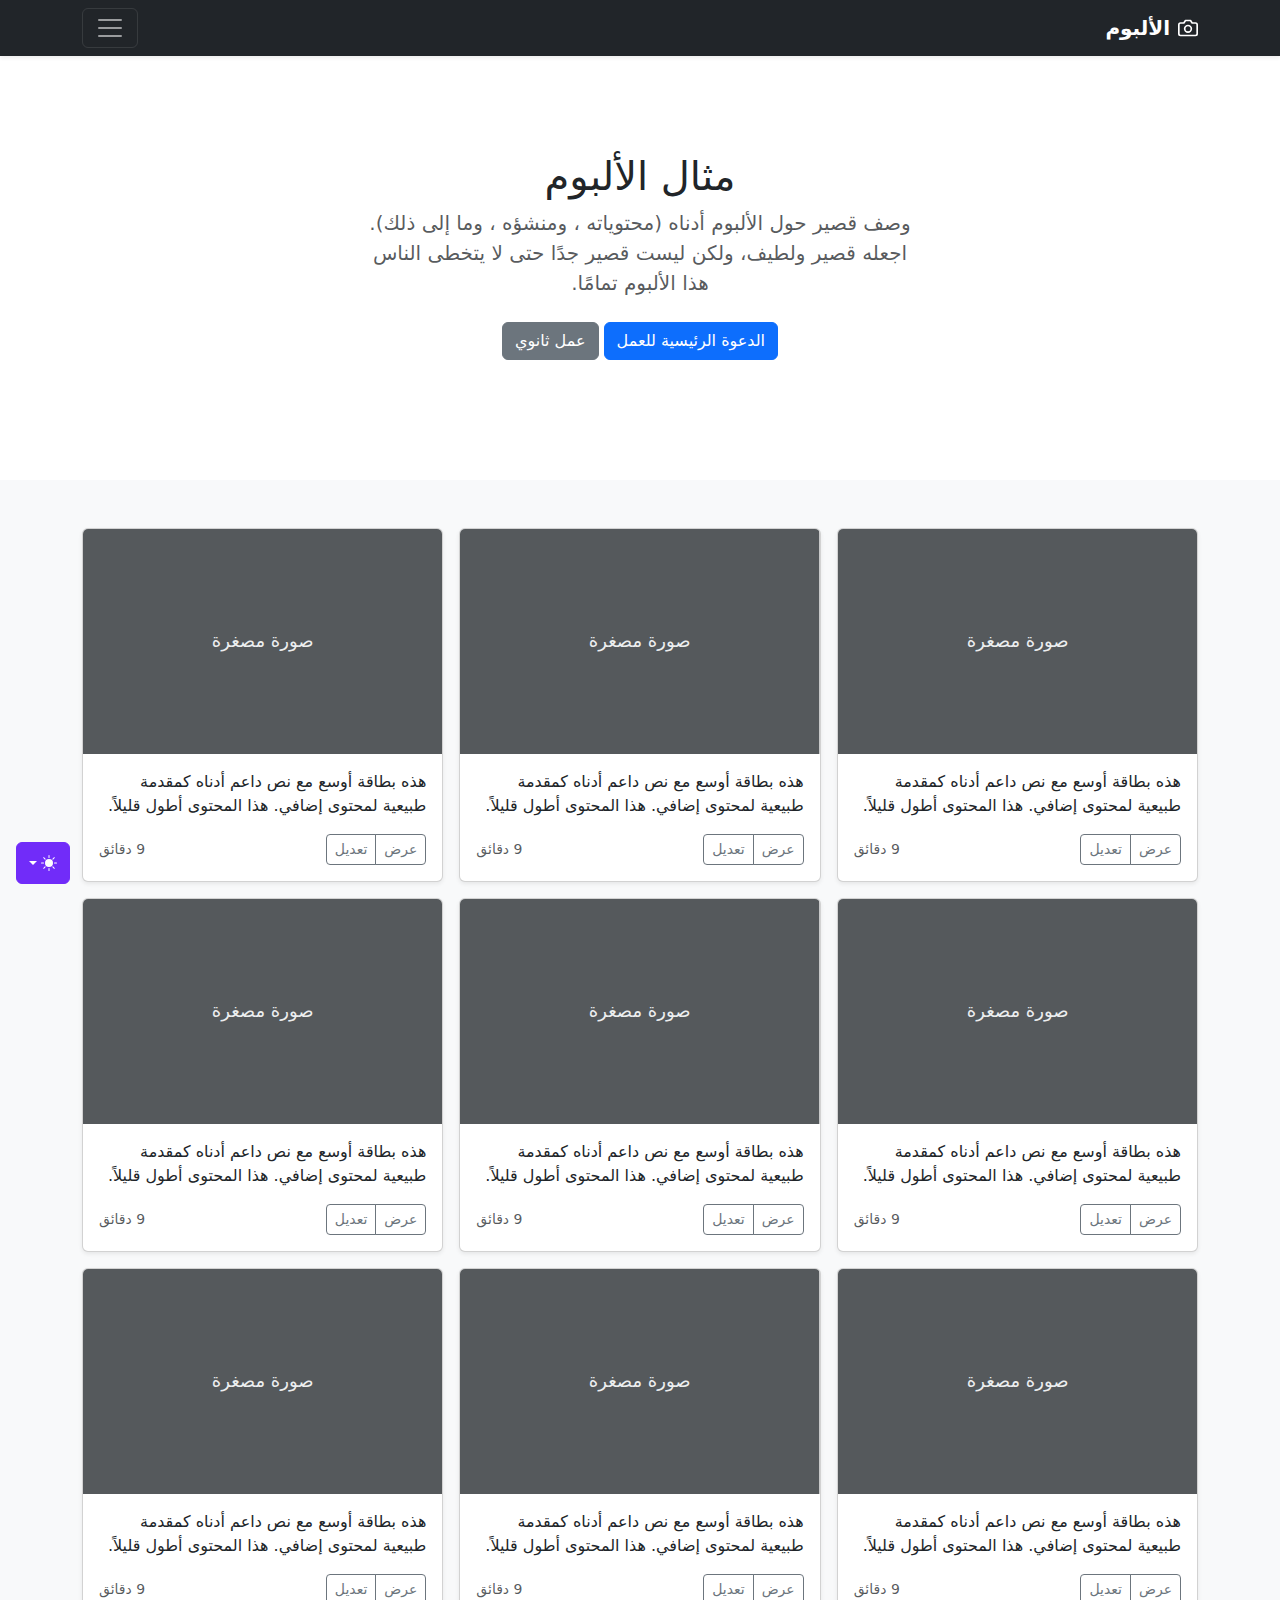
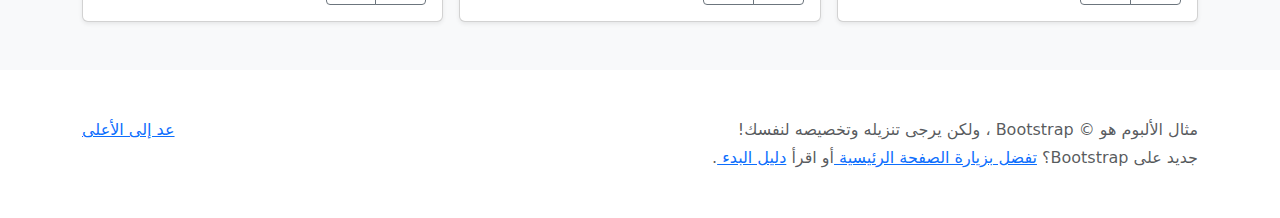
<file: TrabalhoFinal/bootstrap-5.3.7-examples/album-rtl/index.html>
<!DOCTYPE html><html lang="ar" dir="rtl" data-bs-theme="auto"> <head><meta charset="utf-8"><meta name="viewport" content="width=device-width, initial-scale=1"><meta name="description" content=""><meta name="author" content="Mark Otto, Jacob Thornton, and Bootstrap contributors"><meta name="generator" content="Astro v5.9.2"><title>مثال الألبوم · Bootstrap v5.3</title><link rel="canonical" href="https://getbootstrap.com/docs/5.3/examples/album-rtl/"><script src="../assets/js/color-modes.js"></script><link href="../assets/dist/css/bootstrap.rtl.min.css" rel="stylesheet"><meta name="theme-color" content="#712cf9"><style>.bd-placeholder-img{font-size:1.125rem;text-anchor:middle;-webkit-user-select:none;-moz-user-select:none;user-select:none}@media (min-width: 768px){.bd-placeholder-img-lg{font-size:3.5rem}}.b-example-divider{width:100%;height:3rem;background-color:#0000001a;border:solid rgba(0,0,0,.15);border-width:1px 0;box-shadow:inset 0 .5em 1.5em #0000001a,inset 0 .125em .5em #00000026}.b-example-vr{flex-shrink:0;width:1.5rem;height:100vh}.bi{vertical-align:-.125em;fill:currentColor}.nav-scroller{position:relative;z-index:2;height:2.75rem;overflow-y:hidden}.nav-scroller .nav{display:flex;flex-wrap:nowrap;padding-bottom:1rem;margin-top:-1px;overflow-x:auto;text-align:center;white-space:nowrap;-webkit-overflow-scrolling:touch}.btn-bd-primary{--bd-violet-bg: #712cf9;--bd-violet-rgb: 112.520718, 44.062154, 249.437846;--bs-btn-font-weight: 600;--bs-btn-color: var(--bs-white);--bs-btn-bg: var(--bd-violet-bg);--bs-btn-border-color: var(--bd-violet-bg);--bs-btn-hover-color: var(--bs-white);--bs-btn-hover-bg: #6528e0;--bs-btn-hover-border-color: #6528e0;--bs-btn-focus-shadow-rgb: var(--bd-violet-rgb);--bs-btn-active-color: var(--bs-btn-hover-color);--bs-btn-active-bg: #5a23c8;--bs-btn-active-border-color: #5a23c8}.bd-mode-toggle{z-index:1500}.bd-mode-toggle .bi{width:1em;height:1em}.bd-mode-toggle .dropdown-menu .active .bi{display:block!important}
</style></head> <body> <svg xmlns="http://www.w3.org/2000/svg" class="d-none"> <symbol id="check2" viewBox="0 0 16 16"> <path d="M13.854 3.646a.5.5 0 0 1 0 .708l-7 7a.5.5 0 0 1-.708 0l-3.5-3.5a.5.5 0 1 1 .708-.708L6.5 10.293l6.646-6.647a.5.5 0 0 1 .708 0z"></path> </symbol> <symbol id="circle-half" viewBox="0 0 16 16"> <path d="M8 15A7 7 0 1 0 8 1v14zm0 1A8 8 0 1 1 8 0a8 8 0 0 1 0 16z"></path> </symbol> <symbol id="moon-stars-fill" viewBox="0 0 16 16"> <path d="M6 .278a.768.768 0 0 1 .08.858 7.208 7.208 0 0 0-.878 3.46c0 4.021 3.278 7.277 7.318 7.277.527 0 1.04-.055 1.533-.16a.787.787 0 0 1 .81.316.733.733 0 0 1-.031.893A8.349 8.349 0 0 1 8.344 16C3.734 16 0 12.286 0 7.71 0 4.266 2.114 1.312 5.124.06A.752.752 0 0 1 6 .278z"></path> <path d="M10.794 3.148a.217.217 0 0 1 .412 0l.387 1.162c.173.518.579.924 1.097 1.097l1.162.387a.217.217 0 0 1 0 .412l-1.162.387a1.734 1.734 0 0 0-1.097 1.097l-.387 1.162a.217.217 0 0 1-.412 0l-.387-1.162A1.734 1.734 0 0 0 9.31 6.593l-1.162-.387a.217.217 0 0 1 0-.412l1.162-.387a1.734 1.734 0 0 0 1.097-1.097l.387-1.162zM13.863.099a.145.145 0 0 1 .274 0l.258.774c.115.346.386.617.732.732l.774.258a.145.145 0 0 1 0 .274l-.774.258a1.156 1.156 0 0 0-.732.732l-.258.774a.145.145 0 0 1-.274 0l-.258-.774a1.156 1.156 0 0 0-.732-.732l-.774-.258a.145.145 0 0 1 0-.274l.774-.258c.346-.115.617-.386.732-.732L13.863.1z"></path> </symbol> <symbol id="sun-fill" viewBox="0 0 16 16"> <path d="M8 12a4 4 0 1 0 0-8 4 4 0 0 0 0 8zM8 0a.5.5 0 0 1 .5.5v2a.5.5 0 0 1-1 0v-2A.5.5 0 0 1 8 0zm0 13a.5.5 0 0 1 .5.5v2a.5.5 0 0 1-1 0v-2A.5.5 0 0 1 8 13zm8-5a.5.5 0 0 1-.5.5h-2a.5.5 0 0 1 0-1h2a.5.5 0 0 1 .5.5zM3 8a.5.5 0 0 1-.5.5h-2a.5.5 0 0 1 0-1h2A.5.5 0 0 1 3 8zm10.657-5.657a.5.5 0 0 1 0 .707l-1.414 1.415a.5.5 0 1 1-.707-.708l1.414-1.414a.5.5 0 0 1 .707 0zm-9.193 9.193a.5.5 0 0 1 0 .707L3.05 13.657a.5.5 0 0 1-.707-.707l1.414-1.414a.5.5 0 0 1 .707 0zm9.193 2.121a.5.5 0 0 1-.707 0l-1.414-1.414a.5.5 0 0 1 .707-.707l1.414 1.414a.5.5 0 0 1 0 .707zM4.464 4.465a.5.5 0 0 1-.707 0L2.343 3.05a.5.5 0 1 1 .707-.707l1.414 1.414a.5.5 0 0 1 0 .708z"></path> </symbol> </svg> <div class="dropdown position-fixed bottom-0 end-0 mb-3 me-3 bd-mode-toggle"> <button class="btn btn-bd-primary py-2 dropdown-toggle d-flex align-items-center" id="bd-theme" type="button" aria-expanded="false" data-bs-toggle="dropdown" aria-label="Toggle theme (auto)"> <svg class="bi my-1 theme-icon-active" aria-hidden="true"><use href="#circle-half"></use></svg> <span class="visually-hidden" id="bd-theme-text">Toggle theme</span> </button> <ul class="dropdown-menu dropdown-menu-end shadow" aria-labelledby="bd-theme-text"> <li> <button type="button" class="dropdown-item d-flex align-items-center" data-bs-theme-value="light" aria-pressed="false"> <svg class="bi me-2 opacity-50" aria-hidden="true"><use href="#sun-fill"></use></svg>
Light
<svg class="bi ms-auto d-none" aria-hidden="true"><use href="#check2"></use></svg> </button> </li> <li> <button type="button" class="dropdown-item d-flex align-items-center" data-bs-theme-value="dark" aria-pressed="false"> <svg class="bi me-2 opacity-50" aria-hidden="true"><use href="#moon-stars-fill"></use></svg>
Dark
<svg class="bi ms-auto d-none" aria-hidden="true"><use href="#check2"></use></svg> </button> </li> <li> <button type="button" class="dropdown-item d-flex align-items-center active" data-bs-theme-value="auto" aria-pressed="true"> <svg class="bi me-2 opacity-50" aria-hidden="true"><use href="#circle-half"></use></svg>
Auto
<svg class="bi ms-auto d-none" aria-hidden="true"><use href="#check2"></use></svg> </button> </li> </ul> </div>  <header data-bs-theme="dark"> <div class="collapse text-bg-dark" id="navbarHeader"> <div class="container"> <div class="row"> <div class="col-sm-8 col-md-7 py-4"> <h4>حول</h4> <p class="text-body-secondary">أضف بعض المعلومات حول الألبوم، المؤلف، أو أي سياق خلفية آخر. اجعلها بضع جمل حتى يتمكن الزوار من التقاط بعض التلميحات المفيدة. ثم اربطها ببعض مواقع التواصل الاجتماعي أو معلومات الاتصال.</p> </div> <div class="col-sm-4 offset-md-1 py-4"> <h4>تواصل معي</h4> <ul class="list-unstyled"> <li><a href="#" class="text-white">تابعني على تويتر</a></li> <li><a href="#" class="text-white">شاركني الإعجاب في فيسبوك</a></li> <li><a href="#" class="text-white">راسلني على البريد الإلكتروني</a></li> </ul> </div> </div> </div> </div> <div class="navbar navbar-dark bg-dark shadow-sm"> <div class="container"> <a href="#" class="navbar-brand d-flex align-items-center"> <svg xmlns="http://www.w3.org/2000/svg" width="20" height="20" fill="none" stroke="currentColor" stroke-linecap="round" stroke-linejoin="round" stroke-width="2" aria-hidden="true" class="me-2" viewBox="0 0 24 24"><path d="M23 19a2 2 0 0 1-2 2H3a2 2 0 0 1-2-2V8a2 2 0 0 1 2-2h4l2-3h6l2 3h4a2 2 0 0 1 2 2z"></path><circle cx="12" cy="13" r="4"></circle></svg> <strong>الألبوم</strong> </a> <button class="navbar-toggler" type="button" data-bs-toggle="collapse" data-bs-target="#navbarHeader" aria-controls="navbarHeader" aria-expanded="false" aria-label="تبديل التنقل"> <span class="navbar-toggler-icon"></span> </button> </div> </div> </header> <main> <section class="py-5 text-center container"> <div class="row py-lg-5"> <div class="col-lg-6 col-md-8 mx-auto"> <h1 class="fw-light">مثال الألبوم</h1> <p class="lead text-body-secondary">وصف قصير حول الألبوم أدناه (محتوياته ، ومنشؤه ، وما إلى ذلك). اجعله قصير ولطيف، ولكن ليست قصير جدًا حتى لا يتخطى الناس هذا الألبوم تمامًا.</p> <p> <a href="#" class="btn btn-primary my-2">الدعوة الرئيسية للعمل</a> <a href="#" class="btn btn-secondary my-2">عمل ثانوي</a> </p> </div> </div> </section> <div class="album py-5 bg-body-tertiary"> <div class="container"> <div class="row row-cols-1 row-cols-sm-2 row-cols-md-3 g-3"> <div class="col"> <div class="card shadow-sm"> <svg aria-label="Placeholder: صورة مصغرة" class="bd-placeholder-img card-img-top" height="225" preserveAspectRatio="xMidYMid slice" role="img" width="100%" xmlns="http://www.w3.org/2000/svg"><title>Placeholder</title><rect width="100%" height="100%" fill="#55595c"></rect><text x="50%" y="50%" fill="#eceeef" dy=".3em">صورة مصغرة</text></svg> <div class="card-body"> <p class="card-text">هذه بطاقة أوسع مع نص داعم أدناه كمقدمة طبيعية لمحتوى إضافي. هذا المحتوى أطول قليلاً.</p> <div class="d-flex justify-content-between align-items-center"> <div class="btn-group"> <button type="button" class="btn btn-sm btn-outline-secondary">عرض</button> <button type="button" class="btn btn-sm btn-outline-secondary">تعديل</button> </div> <small class="text-body-secondary">9 دقائق</small> </div> </div> </div> </div> <div class="col"> <div class="card shadow-sm"> <svg aria-label="Placeholder: صورة مصغرة" class="bd-placeholder-img card-img-top" height="225" preserveAspectRatio="xMidYMid slice" role="img" width="100%" xmlns="http://www.w3.org/2000/svg"><title>Placeholder</title><rect width="100%" height="100%" fill="#55595c"></rect><text x="50%" y="50%" fill="#eceeef" dy=".3em">صورة مصغرة</text></svg> <div class="card-body"> <p class="card-text">هذه بطاقة أوسع مع نص داعم أدناه كمقدمة طبيعية لمحتوى إضافي. هذا المحتوى أطول قليلاً.</p> <div class="d-flex justify-content-between align-items-center"> <div class="btn-group"> <button type="button" class="btn btn-sm btn-outline-secondary">عرض</button> <button type="button" class="btn btn-sm btn-outline-secondary">تعديل</button> </div> <small class="text-body-secondary">9 دقائق</small> </div> </div> </div> </div> <div class="col"> <div class="card shadow-sm"> <svg aria-label="Placeholder: صورة مصغرة" class="bd-placeholder-img card-img-top" height="225" preserveAspectRatio="xMidYMid slice" role="img" width="100%" xmlns="http://www.w3.org/2000/svg"><title>Placeholder</title><rect width="100%" height="100%" fill="#55595c"></rect><text x="50%" y="50%" fill="#eceeef" dy=".3em">صورة مصغرة</text></svg> <div class="card-body"> <p class="card-text">هذه بطاقة أوسع مع نص داعم أدناه كمقدمة طبيعية لمحتوى إضافي. هذا المحتوى أطول قليلاً.</p> <div class="d-flex justify-content-between align-items-center"> <div class="btn-group"> <button type="button" class="btn btn-sm btn-outline-secondary">عرض</button> <button type="button" class="btn btn-sm btn-outline-secondary">تعديل</button> </div> <small class="text-body-secondary">9 دقائق</small> </div> </div> </div> </div> <div class="col"> <div class="card shadow-sm"> <svg aria-label="Placeholder: صورة مصغرة" class="bd-placeholder-img card-img-top" height="225" preserveAspectRatio="xMidYMid slice" role="img" width="100%" xmlns="http://www.w3.org/2000/svg"><title>Placeholder</title><rect width="100%" height="100%" fill="#55595c"></rect><text x="50%" y="50%" fill="#eceeef" dy=".3em">صورة مصغرة</text></svg> <div class="card-body"> <p class="card-text">هذه بطاقة أوسع مع نص داعم أدناه كمقدمة طبيعية لمحتوى إضافي. هذا المحتوى أطول قليلاً.</p> <div class="d-flex justify-content-between align-items-center"> <div class="btn-group"> <button type="button" class="btn btn-sm btn-outline-secondary">عرض</button> <button type="button" class="btn btn-sm btn-outline-secondary">تعديل</button> </div> <small class="text-body-secondary">9 دقائق</small> </div> </div> </div> </div> <div class="col"> <div class="card shadow-sm"> <svg aria-label="Placeholder: صورة مصغرة" class="bd-placeholder-img card-img-top" height="225" preserveAspectRatio="xMidYMid slice" role="img" width="100%" xmlns="http://www.w3.org/2000/svg"><title>Placeholder</title><rect width="100%" height="100%" fill="#55595c"></rect><text x="50%" y="50%" fill="#eceeef" dy=".3em">صورة مصغرة</text></svg> <div class="card-body"> <p class="card-text">هذه بطاقة أوسع مع نص داعم أدناه كمقدمة طبيعية لمحتوى إضافي. هذا المحتوى أطول قليلاً.</p> <div class="d-flex justify-content-between align-items-center"> <div class="btn-group"> <button type="button" class="btn btn-sm btn-outline-secondary">عرض</button> <button type="button" class="btn btn-sm btn-outline-secondary">تعديل</button> </div> <small class="text-body-secondary">9 دقائق</small> </div> </div> </div> </div> <div class="col"> <div class="card shadow-sm"> <svg aria-label="Placeholder: صورة مصغرة" class="bd-placeholder-img card-img-top" height="225" preserveAspectRatio="xMidYMid slice" role="img" width="100%" xmlns="http://www.w3.org/2000/svg"><title>Placeholder</title><rect width="100%" height="100%" fill="#55595c"></rect><text x="50%" y="50%" fill="#eceeef" dy=".3em">صورة مصغرة</text></svg> <div class="card-body"> <p class="card-text">هذه بطاقة أوسع مع نص داعم أدناه كمقدمة طبيعية لمحتوى إضافي. هذا المحتوى أطول قليلاً.</p> <div class="d-flex justify-content-between align-items-center"> <div class="btn-group"> <button type="button" class="btn btn-sm btn-outline-secondary">عرض</button> <button type="button" class="btn btn-sm btn-outline-secondary">تعديل</button> </div> <small class="text-body-secondary">9 دقائق</small> </div> </div> </div> </div> <div class="col"> <div class="card shadow-sm"> <svg aria-label="Placeholder: صورة مصغرة" class="bd-placeholder-img card-img-top" height="225" preserveAspectRatio="xMidYMid slice" role="img" width="100%" xmlns="http://www.w3.org/2000/svg"><title>Placeholder</title><rect width="100%" height="100%" fill="#55595c"></rect><text x="50%" y="50%" fill="#eceeef" dy=".3em">صورة مصغرة</text></svg> <div class="card-body"> <p class="card-text">هذه بطاقة أوسع مع نص داعم أدناه كمقدمة طبيعية لمحتوى إضافي. هذا المحتوى أطول قليلاً.</p> <div class="d-flex justify-content-between align-items-center"> <div class="btn-group"> <button type="button" class="btn btn-sm btn-outline-secondary">عرض</button> <button type="button" class="btn btn-sm btn-outline-secondary">تعديل</button> </div> <small class="text-body-secondary">9 دقائق</small> </div> </div> </div> </div> <div class="col"> <div class="card shadow-sm"> <svg aria-label="Placeholder: صورة مصغرة" class="bd-placeholder-img card-img-top" height="225" preserveAspectRatio="xMidYMid slice" role="img" width="100%" xmlns="http://www.w3.org/2000/svg"><title>Placeholder</title><rect width="100%" height="100%" fill="#55595c"></rect><text x="50%" y="50%" fill="#eceeef" dy=".3em">صورة مصغرة</text></svg> <div class="card-body"> <p class="card-text">هذه بطاقة أوسع مع نص داعم أدناه كمقدمة طبيعية لمحتوى إضافي. هذا المحتوى أطول قليلاً.</p> <div class="d-flex justify-content-between align-items-center"> <div class="btn-group"> <button type="button" class="btn btn-sm btn-outline-secondary">عرض</button> <button type="button" class="btn btn-sm btn-outline-secondary">تعديل</button> </div> <small class="text-body-secondary">9 دقائق</small> </div> </div> </div> </div> <div class="col"> <div class="card shadow-sm"> <svg aria-label="Placeholder: صورة مصغرة" class="bd-placeholder-img card-img-top" height="225" preserveAspectRatio="xMidYMid slice" role="img" width="100%" xmlns="http://www.w3.org/2000/svg"><title>Placeholder</title><rect width="100%" height="100%" fill="#55595c"></rect><text x="50%" y="50%" fill="#eceeef" dy=".3em">صورة مصغرة</text></svg> <div class="card-body"> <p class="card-text">هذه بطاقة أوسع مع نص داعم أدناه كمقدمة طبيعية لمحتوى إضافي. هذا المحتوى أطول قليلاً.</p> <div class="d-flex justify-content-between align-items-center"> <div class="btn-group"> <button type="button" class="btn btn-sm btn-outline-secondary">عرض</button> <button type="button" class="btn btn-sm btn-outline-secondary">تعديل</button> </div> <small class="text-body-secondary">9 دقائق</small> </div> </div> </div> </div> </div> </div> </div> </main> <footer class="text-body-secondary py-5"> <div class="container"> <p class="float-end mb-1"> <a href="#">عد إلى الأعلى</a> </p> <p class="mb-1">مثال الألبوم هو © Bootstrap ، ولكن يرجى تنزيله وتخصيصه لنفسك!</p> <p class="mb-0">جديد على Bootstrap؟ <a href="/"> تفضل بزيارة الصفحة الرئيسية </a> أو اقرأ <a href="../getting-started/introduction"> دليل البدء </a>.</p> </div> </footer>   <script src="../assets/dist/js/bootstrap.bundle.min.js" class="astro-vvvwv3sm"></script>  </body> </html>
</file>
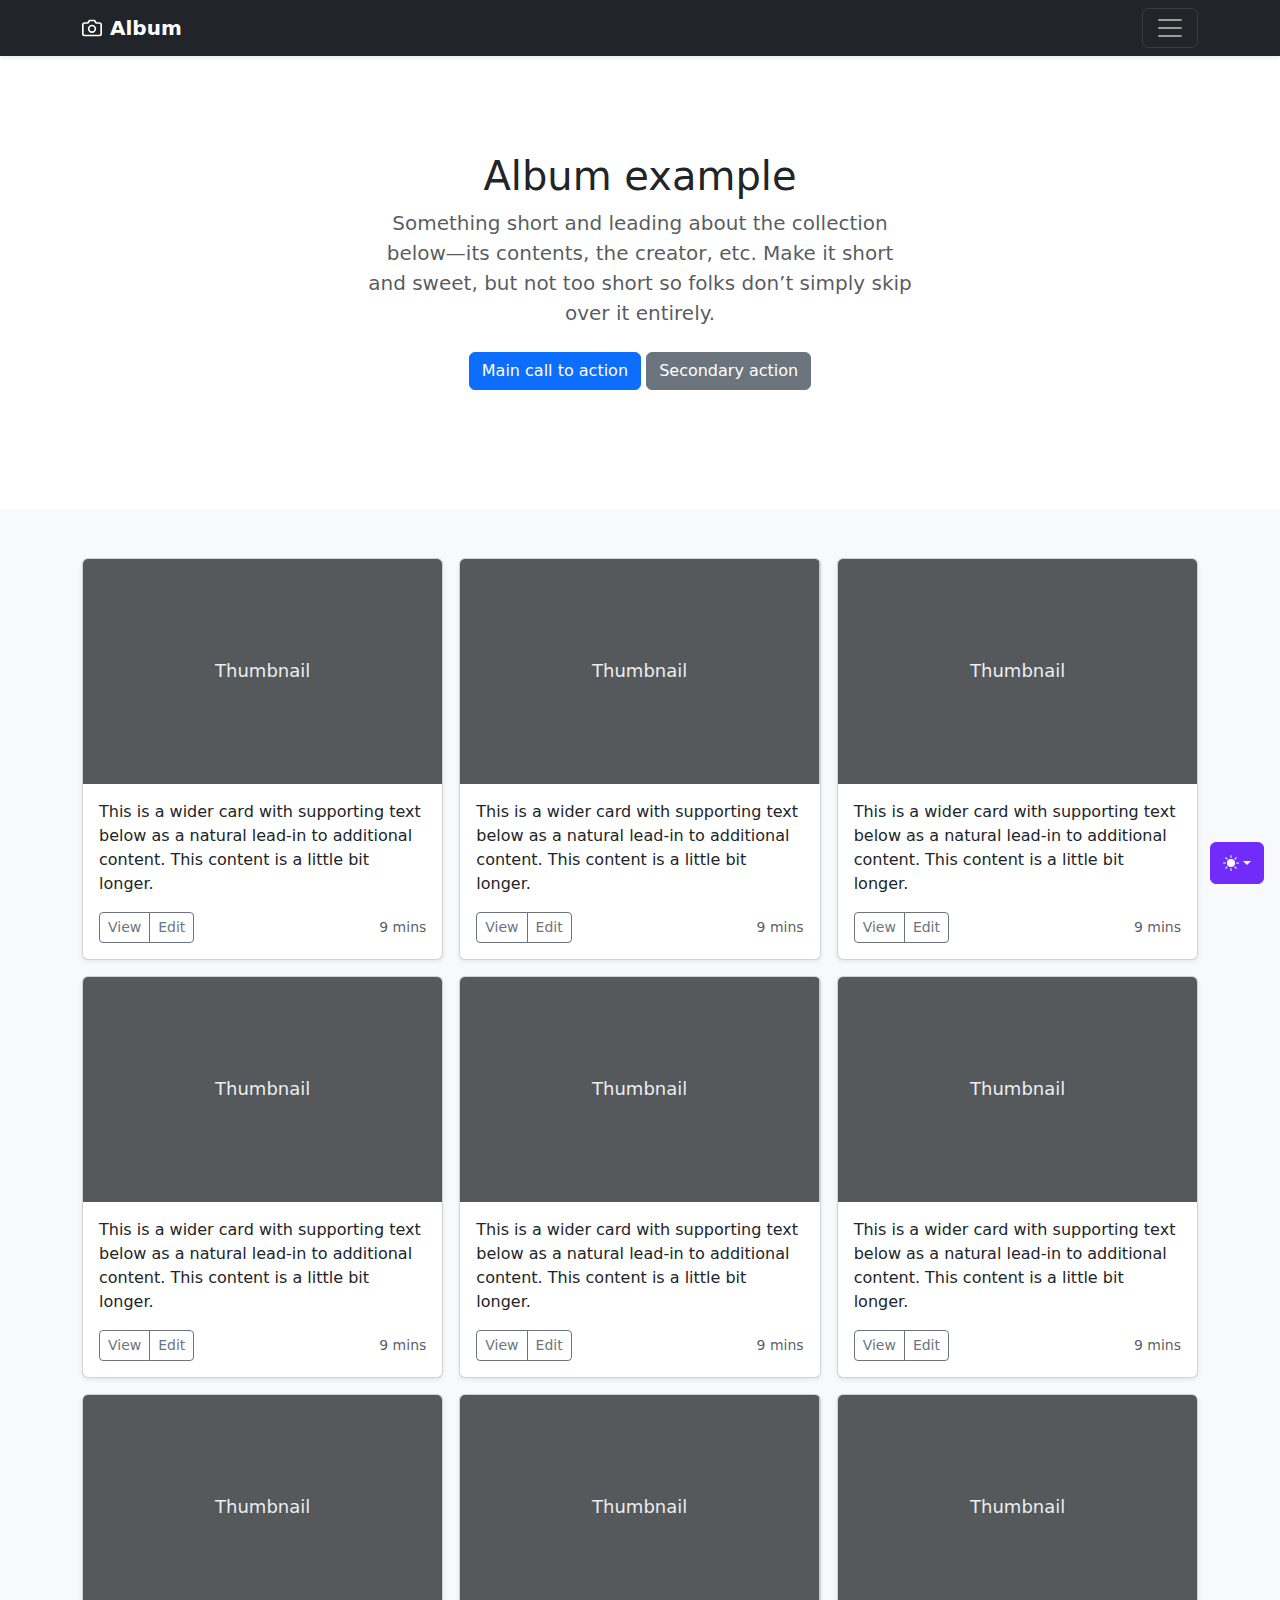
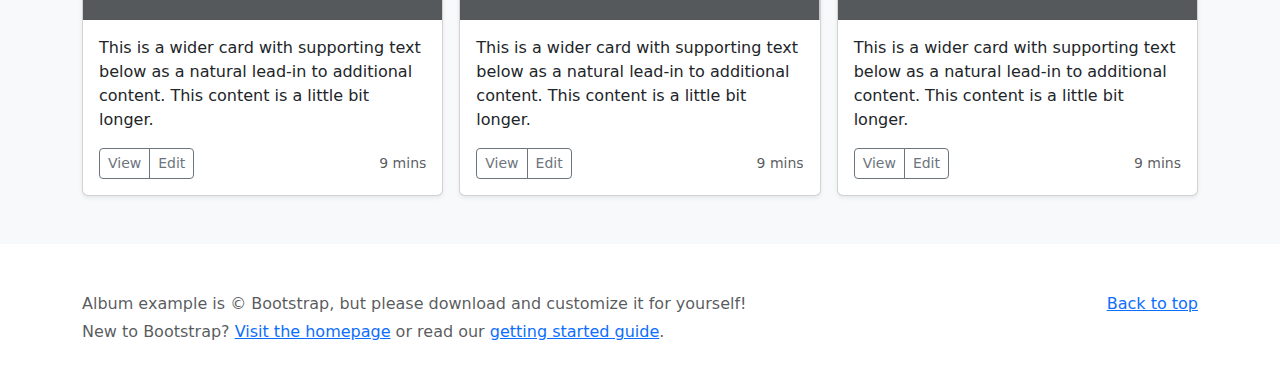
<file: TrabalhoFinal/bootstrap-5.3.7-examples/album/index.html>
<!DOCTYPE html><html lang="en" data-bs-theme="auto"> <head><meta charset="utf-8"><meta name="viewport" content="width=device-width, initial-scale=1"><meta name="description" content=""><meta name="author" content="Mark Otto, Jacob Thornton, and Bootstrap contributors"><meta name="generator" content="Astro v5.9.2"><title>Album example · Bootstrap v5.3</title><link rel="canonical" href="https://getbootstrap.com/docs/5.3/examples/album/"><script src="../assets/js/color-modes.js"></script><link href="../assets/dist/css/bootstrap.min.css" rel="stylesheet"><meta name="theme-color" content="#712cf9"><style>.bd-placeholder-img{font-size:1.125rem;text-anchor:middle;-webkit-user-select:none;-moz-user-select:none;user-select:none}@media (min-width: 768px){.bd-placeholder-img-lg{font-size:3.5rem}}.b-example-divider{width:100%;height:3rem;background-color:#0000001a;border:solid rgba(0,0,0,.15);border-width:1px 0;box-shadow:inset 0 .5em 1.5em #0000001a,inset 0 .125em .5em #00000026}.b-example-vr{flex-shrink:0;width:1.5rem;height:100vh}.bi{vertical-align:-.125em;fill:currentColor}.nav-scroller{position:relative;z-index:2;height:2.75rem;overflow-y:hidden}.nav-scroller .nav{display:flex;flex-wrap:nowrap;padding-bottom:1rem;margin-top:-1px;overflow-x:auto;text-align:center;white-space:nowrap;-webkit-overflow-scrolling:touch}.btn-bd-primary{--bd-violet-bg: #712cf9;--bd-violet-rgb: 112.520718, 44.062154, 249.437846;--bs-btn-font-weight: 600;--bs-btn-color: var(--bs-white);--bs-btn-bg: var(--bd-violet-bg);--bs-btn-border-color: var(--bd-violet-bg);--bs-btn-hover-color: var(--bs-white);--bs-btn-hover-bg: #6528e0;--bs-btn-hover-border-color: #6528e0;--bs-btn-focus-shadow-rgb: var(--bd-violet-rgb);--bs-btn-active-color: var(--bs-btn-hover-color);--bs-btn-active-bg: #5a23c8;--bs-btn-active-border-color: #5a23c8}.bd-mode-toggle{z-index:1500}.bd-mode-toggle .bi{width:1em;height:1em}.bd-mode-toggle .dropdown-menu .active .bi{display:block!important}
</style></head> <body> <svg xmlns="http://www.w3.org/2000/svg" class="d-none"> <symbol id="check2" viewBox="0 0 16 16"> <path d="M13.854 3.646a.5.5 0 0 1 0 .708l-7 7a.5.5 0 0 1-.708 0l-3.5-3.5a.5.5 0 1 1 .708-.708L6.5 10.293l6.646-6.647a.5.5 0 0 1 .708 0z"></path> </symbol> <symbol id="circle-half" viewBox="0 0 16 16"> <path d="M8 15A7 7 0 1 0 8 1v14zm0 1A8 8 0 1 1 8 0a8 8 0 0 1 0 16z"></path> </symbol> <symbol id="moon-stars-fill" viewBox="0 0 16 16"> <path d="M6 .278a.768.768 0 0 1 .08.858 7.208 7.208 0 0 0-.878 3.46c0 4.021 3.278 7.277 7.318 7.277.527 0 1.04-.055 1.533-.16a.787.787 0 0 1 .81.316.733.733 0 0 1-.031.893A8.349 8.349 0 0 1 8.344 16C3.734 16 0 12.286 0 7.71 0 4.266 2.114 1.312 5.124.06A.752.752 0 0 1 6 .278z"></path> <path d="M10.794 3.148a.217.217 0 0 1 .412 0l.387 1.162c.173.518.579.924 1.097 1.097l1.162.387a.217.217 0 0 1 0 .412l-1.162.387a1.734 1.734 0 0 0-1.097 1.097l-.387 1.162a.217.217 0 0 1-.412 0l-.387-1.162A1.734 1.734 0 0 0 9.31 6.593l-1.162-.387a.217.217 0 0 1 0-.412l1.162-.387a1.734 1.734 0 0 0 1.097-1.097l.387-1.162zM13.863.099a.145.145 0 0 1 .274 0l.258.774c.115.346.386.617.732.732l.774.258a.145.145 0 0 1 0 .274l-.774.258a1.156 1.156 0 0 0-.732.732l-.258.774a.145.145 0 0 1-.274 0l-.258-.774a1.156 1.156 0 0 0-.732-.732l-.774-.258a.145.145 0 0 1 0-.274l.774-.258c.346-.115.617-.386.732-.732L13.863.1z"></path> </symbol> <symbol id="sun-fill" viewBox="0 0 16 16"> <path d="M8 12a4 4 0 1 0 0-8 4 4 0 0 0 0 8zM8 0a.5.5 0 0 1 .5.5v2a.5.5 0 0 1-1 0v-2A.5.5 0 0 1 8 0zm0 13a.5.5 0 0 1 .5.5v2a.5.5 0 0 1-1 0v-2A.5.5 0 0 1 8 13zm8-5a.5.5 0 0 1-.5.5h-2a.5.5 0 0 1 0-1h2a.5.5 0 0 1 .5.5zM3 8a.5.5 0 0 1-.5.5h-2a.5.5 0 0 1 0-1h2A.5.5 0 0 1 3 8zm10.657-5.657a.5.5 0 0 1 0 .707l-1.414 1.415a.5.5 0 1 1-.707-.708l1.414-1.414a.5.5 0 0 1 .707 0zm-9.193 9.193a.5.5 0 0 1 0 .707L3.05 13.657a.5.5 0 0 1-.707-.707l1.414-1.414a.5.5 0 0 1 .707 0zm9.193 2.121a.5.5 0 0 1-.707 0l-1.414-1.414a.5.5 0 0 1 .707-.707l1.414 1.414a.5.5 0 0 1 0 .707zM4.464 4.465a.5.5 0 0 1-.707 0L2.343 3.05a.5.5 0 1 1 .707-.707l1.414 1.414a.5.5 0 0 1 0 .708z"></path> </symbol> </svg> <div class="dropdown position-fixed bottom-0 end-0 mb-3 me-3 bd-mode-toggle"> <button class="btn btn-bd-primary py-2 dropdown-toggle d-flex align-items-center" id="bd-theme" type="button" aria-expanded="false" data-bs-toggle="dropdown" aria-label="Toggle theme (auto)"> <svg class="bi my-1 theme-icon-active" aria-hidden="true"><use href="#circle-half"></use></svg> <span class="visually-hidden" id="bd-theme-text">Toggle theme</span> </button> <ul class="dropdown-menu dropdown-menu-end shadow" aria-labelledby="bd-theme-text"> <li> <button type="button" class="dropdown-item d-flex align-items-center" data-bs-theme-value="light" aria-pressed="false"> <svg class="bi me-2 opacity-50" aria-hidden="true"><use href="#sun-fill"></use></svg>
Light
<svg class="bi ms-auto d-none" aria-hidden="true"><use href="#check2"></use></svg> </button> </li> <li> <button type="button" class="dropdown-item d-flex align-items-center" data-bs-theme-value="dark" aria-pressed="false"> <svg class="bi me-2 opacity-50" aria-hidden="true"><use href="#moon-stars-fill"></use></svg>
Dark
<svg class="bi ms-auto d-none" aria-hidden="true"><use href="#check2"></use></svg> </button> </li> <li> <button type="button" class="dropdown-item d-flex align-items-center active" data-bs-theme-value="auto" aria-pressed="true"> <svg class="bi me-2 opacity-50" aria-hidden="true"><use href="#circle-half"></use></svg>
Auto
<svg class="bi ms-auto d-none" aria-hidden="true"><use href="#check2"></use></svg> </button> </li> </ul> </div>  <header data-bs-theme="dark"> <div class="collapse text-bg-dark" id="navbarHeader"> <div class="container"> <div class="row"> <div class="col-sm-8 col-md-7 py-4"> <h4>About</h4> <p class="text-body-secondary">Add some information about the album below, the author, or any other background context. Make it a few sentences long so folks can pick up some informative tidbits. Then, link them off to some social networking sites or contact information.</p> </div> <div class="col-sm-4 offset-md-1 py-4"> <h4>Contact</h4> <ul class="list-unstyled"> <li><a href="#" class="text-white">Follow on X</a></li> <li><a href="#" class="text-white">Like on Facebook</a></li> <li><a href="#" class="text-white">Email me</a></li> </ul> </div> </div> </div> </div> <div class="navbar navbar-dark bg-dark shadow-sm"> <div class="container"> <a href="#" class="navbar-brand d-flex align-items-center"> <svg xmlns="http://www.w3.org/2000/svg" width="20" height="20" fill="none" stroke="currentColor" stroke-linecap="round" stroke-linejoin="round" stroke-width="2" aria-hidden="true" class="me-2" viewBox="0 0 24 24"><path d="M23 19a2 2 0 0 1-2 2H3a2 2 0 0 1-2-2V8a2 2 0 0 1 2-2h4l2-3h6l2 3h4a2 2 0 0 1 2 2z"></path><circle cx="12" cy="13" r="4"></circle></svg> <strong>Album</strong> </a> <button class="navbar-toggler" type="button" data-bs-toggle="collapse" data-bs-target="#navbarHeader" aria-controls="navbarHeader" aria-expanded="false" aria-label="Toggle navigation"> <span class="navbar-toggler-icon"></span> </button> </div> </div> </header> <main> <section class="py-5 text-center container"> <div class="row py-lg-5"> <div class="col-lg-6 col-md-8 mx-auto"> <h1 class="fw-light">Album example</h1> <p class="lead text-body-secondary">Something short and leading about the collection below—its contents, the creator, etc. Make it short and sweet, but not too short so folks don’t simply skip over it entirely.</p> <p> <a href="#" class="btn btn-primary my-2">Main call to action</a> <a href="#" class="btn btn-secondary my-2">Secondary action</a> </p> </div> </div> </section> <div class="album py-5 bg-body-tertiary"> <div class="container"> <div class="row row-cols-1 row-cols-sm-2 row-cols-md-3 g-3"> <div class="col"> <div class="card shadow-sm"> <svg aria-label="Placeholder: Thumbnail" class="bd-placeholder-img card-img-top" height="225" preserveAspectRatio="xMidYMid slice" role="img" width="100%" xmlns="http://www.w3.org/2000/svg"><title>Placeholder</title><rect width="100%" height="100%" fill="#55595c"></rect><text x="50%" y="50%" fill="#eceeef" dy=".3em">Thumbnail</text></svg> <div class="card-body"> <p class="card-text">This is a wider card with supporting text below as a natural lead-in to additional content. This content is a little bit longer.</p> <div class="d-flex justify-content-between align-items-center"> <div class="btn-group"> <button type="button" class="btn btn-sm btn-outline-secondary">View</button> <button type="button" class="btn btn-sm btn-outline-secondary">Edit</button> </div> <small class="text-body-secondary">9 mins</small> </div> </div> </div> </div> <div class="col"> <div class="card shadow-sm"> <svg aria-label="Placeholder: Thumbnail" class="bd-placeholder-img card-img-top" height="225" preserveAspectRatio="xMidYMid slice" role="img" width="100%" xmlns="http://www.w3.org/2000/svg"><title>Placeholder</title><rect width="100%" height="100%" fill="#55595c"></rect><text x="50%" y="50%" fill="#eceeef" dy=".3em">Thumbnail</text></svg> <div class="card-body"> <p class="card-text">This is a wider card with supporting text below as a natural lead-in to additional content. This content is a little bit longer.</p> <div class="d-flex justify-content-between align-items-center"> <div class="btn-group"> <button type="button" class="btn btn-sm btn-outline-secondary">View</button> <button type="button" class="btn btn-sm btn-outline-secondary">Edit</button> </div> <small class="text-body-secondary">9 mins</small> </div> </div> </div> </div> <div class="col"> <div class="card shadow-sm"> <svg aria-label="Placeholder: Thumbnail" class="bd-placeholder-img card-img-top" height="225" preserveAspectRatio="xMidYMid slice" role="img" width="100%" xmlns="http://www.w3.org/2000/svg"><title>Placeholder</title><rect width="100%" height="100%" fill="#55595c"></rect><text x="50%" y="50%" fill="#eceeef" dy=".3em">Thumbnail</text></svg> <div class="card-body"> <p class="card-text">This is a wider card with supporting text below as a natural lead-in to additional content. This content is a little bit longer.</p> <div class="d-flex justify-content-between align-items-center"> <div class="btn-group"> <button type="button" class="btn btn-sm btn-outline-secondary">View</button> <button type="button" class="btn btn-sm btn-outline-secondary">Edit</button> </div> <small class="text-body-secondary">9 mins</small> </div> </div> </div> </div> <div class="col"> <div class="card shadow-sm"> <svg aria-label="Placeholder: Thumbnail" class="bd-placeholder-img card-img-top" height="225" preserveAspectRatio="xMidYMid slice" role="img" width="100%" xmlns="http://www.w3.org/2000/svg"><title>Placeholder</title><rect width="100%" height="100%" fill="#55595c"></rect><text x="50%" y="50%" fill="#eceeef" dy=".3em">Thumbnail</text></svg> <div class="card-body"> <p class="card-text">This is a wider card with supporting text below as a natural lead-in to additional content. This content is a little bit longer.</p> <div class="d-flex justify-content-between align-items-center"> <div class="btn-group"> <button type="button" class="btn btn-sm btn-outline-secondary">View</button> <button type="button" class="btn btn-sm btn-outline-secondary">Edit</button> </div> <small class="text-body-secondary">9 mins</small> </div> </div> </div> </div> <div class="col"> <div class="card shadow-sm"> <svg aria-label="Placeholder: Thumbnail" class="bd-placeholder-img card-img-top" height="225" preserveAspectRatio="xMidYMid slice" role="img" width="100%" xmlns="http://www.w3.org/2000/svg"><title>Placeholder</title><rect width="100%" height="100%" fill="#55595c"></rect><text x="50%" y="50%" fill="#eceeef" dy=".3em">Thumbnail</text></svg> <div class="card-body"> <p class="card-text">This is a wider card with supporting text below as a natural lead-in to additional content. This content is a little bit longer.</p> <div class="d-flex justify-content-between align-items-center"> <div class="btn-group"> <button type="button" class="btn btn-sm btn-outline-secondary">View</button> <button type="button" class="btn btn-sm btn-outline-secondary">Edit</button> </div> <small class="text-body-secondary">9 mins</small> </div> </div> </div> </div> <div class="col"> <div class="card shadow-sm"> <svg aria-label="Placeholder: Thumbnail" class="bd-placeholder-img card-img-top" height="225" preserveAspectRatio="xMidYMid slice" role="img" width="100%" xmlns="http://www.w3.org/2000/svg"><title>Placeholder</title><rect width="100%" height="100%" fill="#55595c"></rect><text x="50%" y="50%" fill="#eceeef" dy=".3em">Thumbnail</text></svg> <div class="card-body"> <p class="card-text">This is a wider card with supporting text below as a natural lead-in to additional content. This content is a little bit longer.</p> <div class="d-flex justify-content-between align-items-center"> <div class="btn-group"> <button type="button" class="btn btn-sm btn-outline-secondary">View</button> <button type="button" class="btn btn-sm btn-outline-secondary">Edit</button> </div> <small class="text-body-secondary">9 mins</small> </div> </div> </div> </div> <div class="col"> <div class="card shadow-sm"> <svg aria-label="Placeholder: Thumbnail" class="bd-placeholder-img card-img-top" height="225" preserveAspectRatio="xMidYMid slice" role="img" width="100%" xmlns="http://www.w3.org/2000/svg"><title>Placeholder</title><rect width="100%" height="100%" fill="#55595c"></rect><text x="50%" y="50%" fill="#eceeef" dy=".3em">Thumbnail</text></svg> <div class="card-body"> <p class="card-text">This is a wider card with supporting text below as a natural lead-in to additional content. This content is a little bit longer.</p> <div class="d-flex justify-content-between align-items-center"> <div class="btn-group"> <button type="button" class="btn btn-sm btn-outline-secondary">View</button> <button type="button" class="btn btn-sm btn-outline-secondary">Edit</button> </div> <small class="text-body-secondary">9 mins</small> </div> </div> </div> </div> <div class="col"> <div class="card shadow-sm"> <svg aria-label="Placeholder: Thumbnail" class="bd-placeholder-img card-img-top" height="225" preserveAspectRatio="xMidYMid slice" role="img" width="100%" xmlns="http://www.w3.org/2000/svg"><title>Placeholder</title><rect width="100%" height="100%" fill="#55595c"></rect><text x="50%" y="50%" fill="#eceeef" dy=".3em">Thumbnail</text></svg> <div class="card-body"> <p class="card-text">This is a wider card with supporting text below as a natural lead-in to additional content. This content is a little bit longer.</p> <div class="d-flex justify-content-between align-items-center"> <div class="btn-group"> <button type="button" class="btn btn-sm btn-outline-secondary">View</button> <button type="button" class="btn btn-sm btn-outline-secondary">Edit</button> </div> <small class="text-body-secondary">9 mins</small> </div> </div> </div> </div> <div class="col"> <div class="card shadow-sm"> <svg aria-label="Placeholder: Thumbnail" class="bd-placeholder-img card-img-top" height="225" preserveAspectRatio="xMidYMid slice" role="img" width="100%" xmlns="http://www.w3.org/2000/svg"><title>Placeholder</title><rect width="100%" height="100%" fill="#55595c"></rect><text x="50%" y="50%" fill="#eceeef" dy=".3em">Thumbnail</text></svg> <div class="card-body"> <p class="card-text">This is a wider card with supporting text below as a natural lead-in to additional content. This content is a little bit longer.</p> <div class="d-flex justify-content-between align-items-center"> <div class="btn-group"> <button type="button" class="btn btn-sm btn-outline-secondary">View</button> <button type="button" class="btn btn-sm btn-outline-secondary">Edit</button> </div> <small class="text-body-secondary">9 mins</small> </div> </div> </div> </div> </div> </div> </div> </main> <footer class="text-body-secondary py-5"> <div class="container"> <p class="float-end mb-1"> <a href="#">Back to top</a> </p> <p class="mb-1">Album example is &copy; Bootstrap, but please download and customize it for yourself!</p> <p class="mb-0">New to Bootstrap? <a href="/">Visit the homepage</a> or read our <a href="../getting-started/introduction">getting started guide</a>.</p> </div> </footer>   <script src="../assets/dist/js/bootstrap.bundle.min.js" class="astro-vvvwv3sm"></script>  </body> </html>
</file>
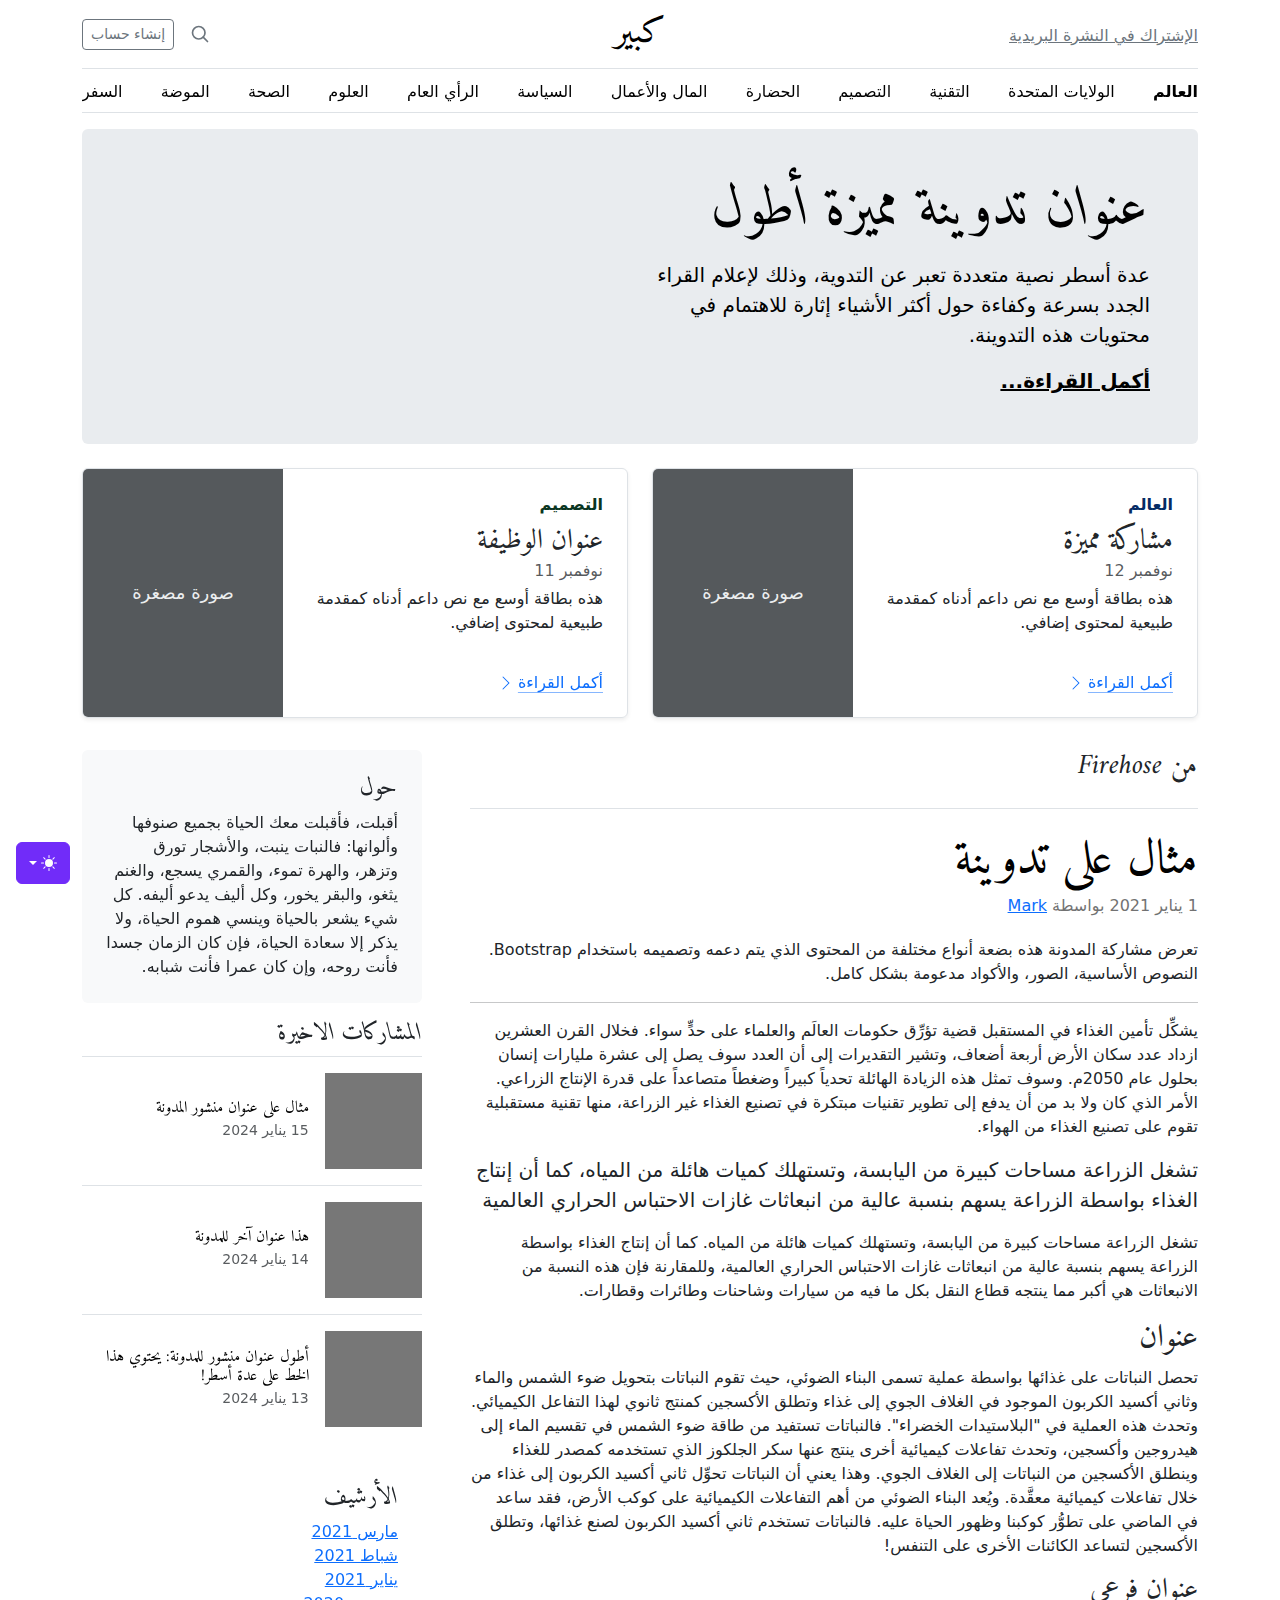
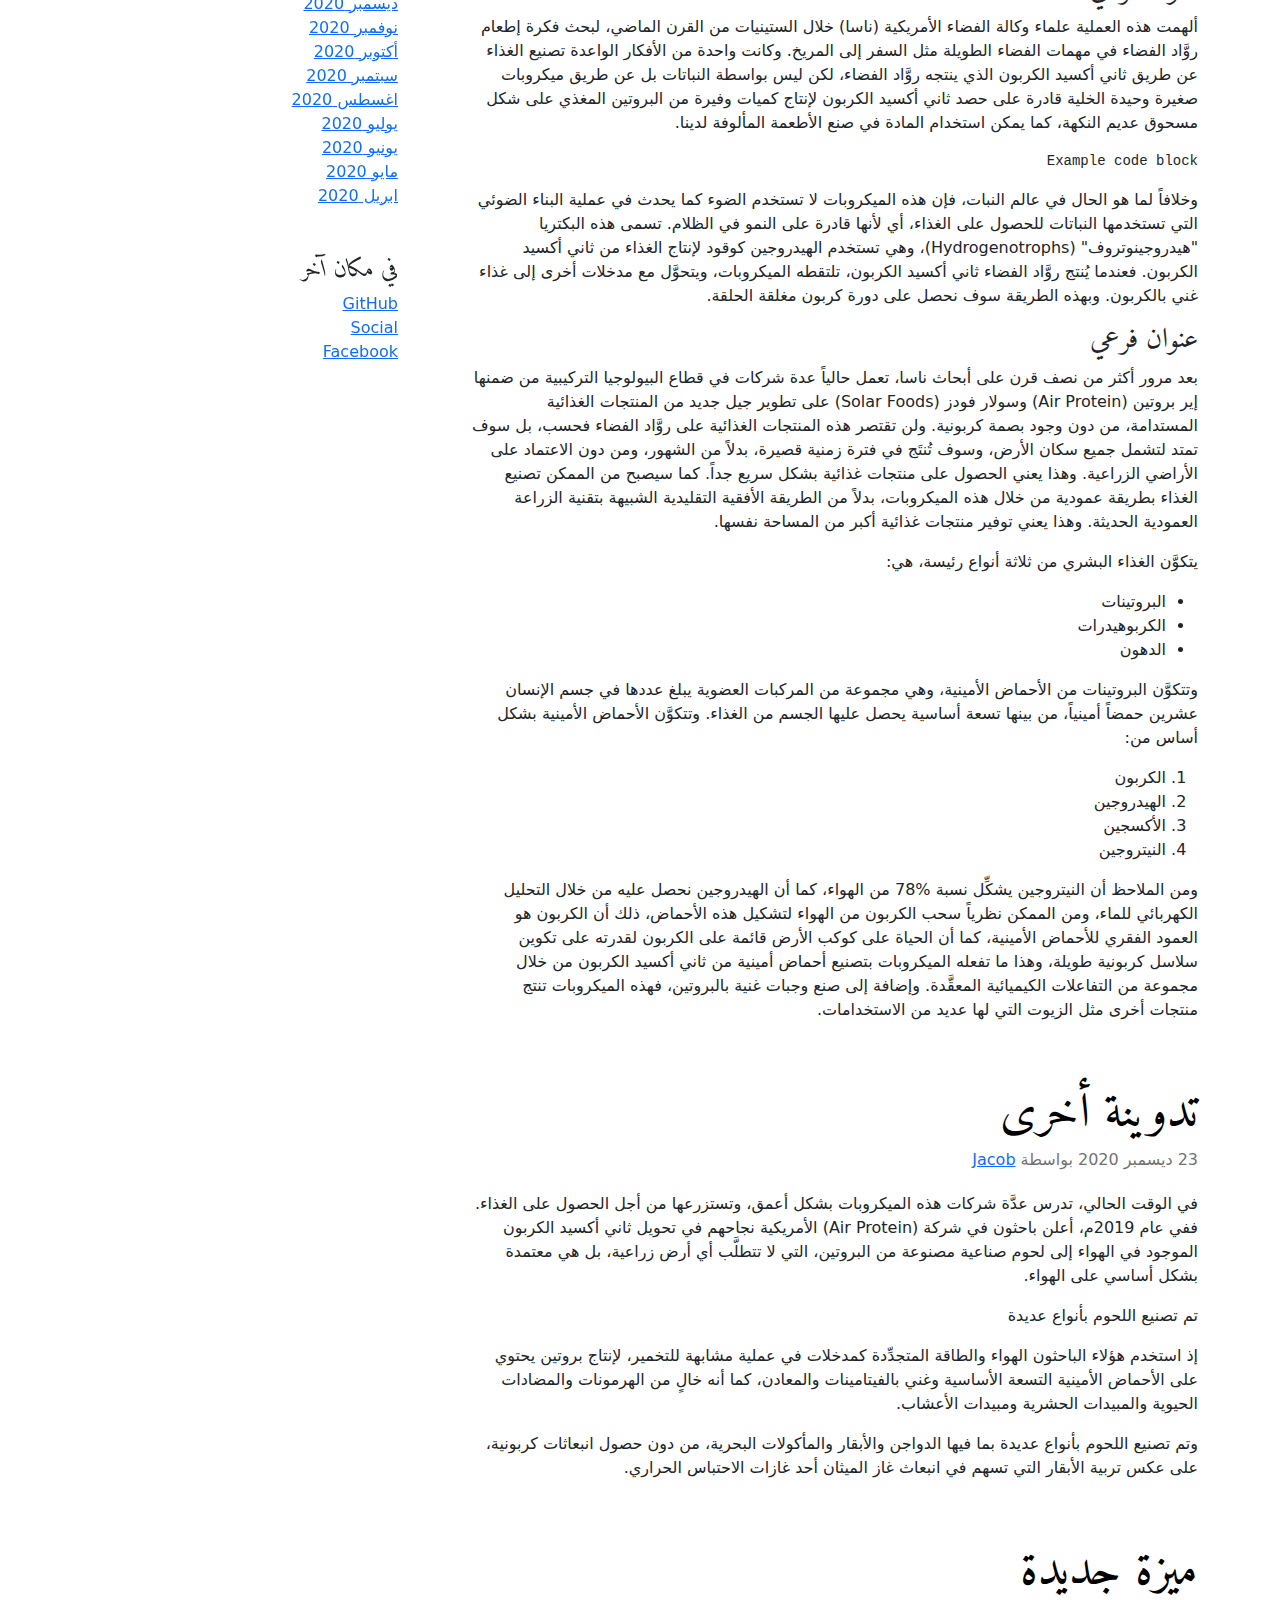
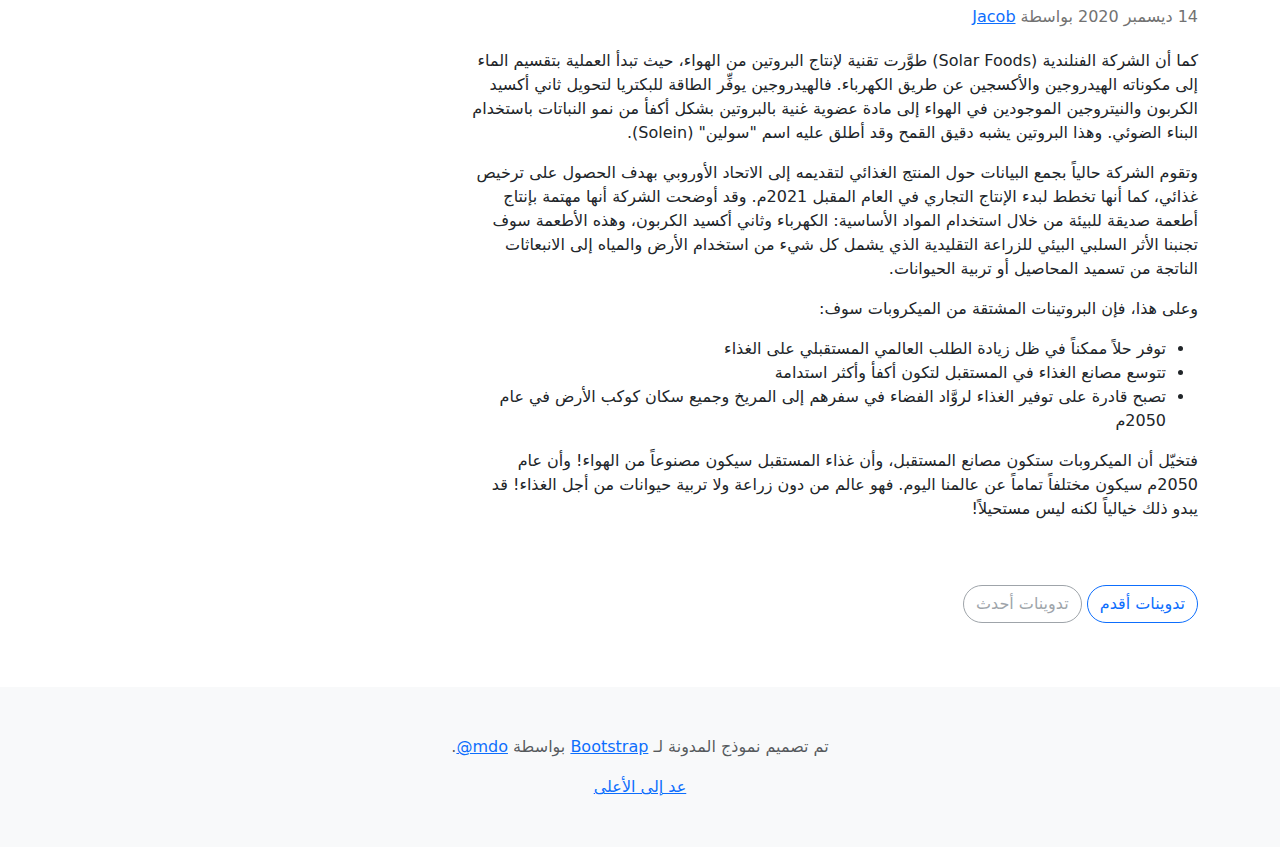
<file: TrabalhoFinal/bootstrap-5.3.7-examples/blog-rtl/index.html>
<!DOCTYPE html><html lang="ar" dir="rtl" data-bs-theme="auto"> <head><meta charset="utf-8"><meta name="viewport" content="width=device-width, initial-scale=1"><meta name="description" content=""><meta name="author" content="Mark Otto, Jacob Thornton, and Bootstrap contributors"><meta name="generator" content="Astro v5.9.2"><title>قالب المدونة · Bootstrap v5.3</title><link rel="canonical" href="https://getbootstrap.com/docs/5.3/examples/blog-rtl/"><script src="../assets/js/color-modes.js"></script><link href="../assets/dist/css/bootstrap.rtl.min.css" rel="stylesheet"><meta name="theme-color" content="#712cf9"><link href="https://fonts.googleapis.com/css?family=Amiri:wght@400;700&display=swap" rel="stylesheet"><link href="../blog/blog.rtl.css" rel="stylesheet"><style>.bd-placeholder-img{font-size:1.125rem;text-anchor:middle;-webkit-user-select:none;-moz-user-select:none;user-select:none}@media (min-width: 768px){.bd-placeholder-img-lg{font-size:3.5rem}}.b-example-divider{width:100%;height:3rem;background-color:#0000001a;border:solid rgba(0,0,0,.15);border-width:1px 0;box-shadow:inset 0 .5em 1.5em #0000001a,inset 0 .125em .5em #00000026}.b-example-vr{flex-shrink:0;width:1.5rem;height:100vh}.bi{vertical-align:-.125em;fill:currentColor}.nav-scroller{position:relative;z-index:2;height:2.75rem;overflow-y:hidden}.nav-scroller .nav{display:flex;flex-wrap:nowrap;padding-bottom:1rem;margin-top:-1px;overflow-x:auto;text-align:center;white-space:nowrap;-webkit-overflow-scrolling:touch}.btn-bd-primary{--bd-violet-bg: #712cf9;--bd-violet-rgb: 112.520718, 44.062154, 249.437846;--bs-btn-font-weight: 600;--bs-btn-color: var(--bs-white);--bs-btn-bg: var(--bd-violet-bg);--bs-btn-border-color: var(--bd-violet-bg);--bs-btn-hover-color: var(--bs-white);--bs-btn-hover-bg: #6528e0;--bs-btn-hover-border-color: #6528e0;--bs-btn-focus-shadow-rgb: var(--bd-violet-rgb);--bs-btn-active-color: var(--bs-btn-hover-color);--bs-btn-active-bg: #5a23c8;--bs-btn-active-border-color: #5a23c8}.bd-mode-toggle{z-index:1500}.bd-mode-toggle .bi{width:1em;height:1em}.bd-mode-toggle .dropdown-menu .active .bi{display:block!important}
</style></head> <body> <svg xmlns="http://www.w3.org/2000/svg" class="d-none"> <symbol id="check2" viewBox="0 0 16 16"> <path d="M13.854 3.646a.5.5 0 0 1 0 .708l-7 7a.5.5 0 0 1-.708 0l-3.5-3.5a.5.5 0 1 1 .708-.708L6.5 10.293l6.646-6.647a.5.5 0 0 1 .708 0z"></path> </symbol> <symbol id="circle-half" viewBox="0 0 16 16"> <path d="M8 15A7 7 0 1 0 8 1v14zm0 1A8 8 0 1 1 8 0a8 8 0 0 1 0 16z"></path> </symbol> <symbol id="moon-stars-fill" viewBox="0 0 16 16"> <path d="M6 .278a.768.768 0 0 1 .08.858 7.208 7.208 0 0 0-.878 3.46c0 4.021 3.278 7.277 7.318 7.277.527 0 1.04-.055 1.533-.16a.787.787 0 0 1 .81.316.733.733 0 0 1-.031.893A8.349 8.349 0 0 1 8.344 16C3.734 16 0 12.286 0 7.71 0 4.266 2.114 1.312 5.124.06A.752.752 0 0 1 6 .278z"></path> <path d="M10.794 3.148a.217.217 0 0 1 .412 0l.387 1.162c.173.518.579.924 1.097 1.097l1.162.387a.217.217 0 0 1 0 .412l-1.162.387a1.734 1.734 0 0 0-1.097 1.097l-.387 1.162a.217.217 0 0 1-.412 0l-.387-1.162A1.734 1.734 0 0 0 9.31 6.593l-1.162-.387a.217.217 0 0 1 0-.412l1.162-.387a1.734 1.734 0 0 0 1.097-1.097l.387-1.162zM13.863.099a.145.145 0 0 1 .274 0l.258.774c.115.346.386.617.732.732l.774.258a.145.145 0 0 1 0 .274l-.774.258a1.156 1.156 0 0 0-.732.732l-.258.774a.145.145 0 0 1-.274 0l-.258-.774a1.156 1.156 0 0 0-.732-.732l-.774-.258a.145.145 0 0 1 0-.274l.774-.258c.346-.115.617-.386.732-.732L13.863.1z"></path> </symbol> <symbol id="sun-fill" viewBox="0 0 16 16"> <path d="M8 12a4 4 0 1 0 0-8 4 4 0 0 0 0 8zM8 0a.5.5 0 0 1 .5.5v2a.5.5 0 0 1-1 0v-2A.5.5 0 0 1 8 0zm0 13a.5.5 0 0 1 .5.5v2a.5.5 0 0 1-1 0v-2A.5.5 0 0 1 8 13zm8-5a.5.5 0 0 1-.5.5h-2a.5.5 0 0 1 0-1h2a.5.5 0 0 1 .5.5zM3 8a.5.5 0 0 1-.5.5h-2a.5.5 0 0 1 0-1h2A.5.5 0 0 1 3 8zm10.657-5.657a.5.5 0 0 1 0 .707l-1.414 1.415a.5.5 0 1 1-.707-.708l1.414-1.414a.5.5 0 0 1 .707 0zm-9.193 9.193a.5.5 0 0 1 0 .707L3.05 13.657a.5.5 0 0 1-.707-.707l1.414-1.414a.5.5 0 0 1 .707 0zm9.193 2.121a.5.5 0 0 1-.707 0l-1.414-1.414a.5.5 0 0 1 .707-.707l1.414 1.414a.5.5 0 0 1 0 .707zM4.464 4.465a.5.5 0 0 1-.707 0L2.343 3.05a.5.5 0 1 1 .707-.707l1.414 1.414a.5.5 0 0 1 0 .708z"></path> </symbol> </svg> <div class="dropdown position-fixed bottom-0 end-0 mb-3 me-3 bd-mode-toggle"> <button class="btn btn-bd-primary py-2 dropdown-toggle d-flex align-items-center" id="bd-theme" type="button" aria-expanded="false" data-bs-toggle="dropdown" aria-label="Toggle theme (auto)"> <svg class="bi my-1 theme-icon-active" aria-hidden="true"><use href="#circle-half"></use></svg> <span class="visually-hidden" id="bd-theme-text">Toggle theme</span> </button> <ul class="dropdown-menu dropdown-menu-end shadow" aria-labelledby="bd-theme-text"> <li> <button type="button" class="dropdown-item d-flex align-items-center" data-bs-theme-value="light" aria-pressed="false"> <svg class="bi me-2 opacity-50" aria-hidden="true"><use href="#sun-fill"></use></svg>
Light
<svg class="bi ms-auto d-none" aria-hidden="true"><use href="#check2"></use></svg> </button> </li> <li> <button type="button" class="dropdown-item d-flex align-items-center" data-bs-theme-value="dark" aria-pressed="false"> <svg class="bi me-2 opacity-50" aria-hidden="true"><use href="#moon-stars-fill"></use></svg>
Dark
<svg class="bi ms-auto d-none" aria-hidden="true"><use href="#check2"></use></svg> </button> </li> <li> <button type="button" class="dropdown-item d-flex align-items-center active" data-bs-theme-value="auto" aria-pressed="true"> <svg class="bi me-2 opacity-50" aria-hidden="true"><use href="#circle-half"></use></svg>
Auto
<svg class="bi ms-auto d-none" aria-hidden="true"><use href="#check2"></use></svg> </button> </li> </ul> </div>  <svg xmlns="http://www.w3.org/2000/svg" class="d-none"> <symbol id="aperture" fill="none" stroke="currentColor" stroke-linecap="round" stroke-linejoin="round" stroke-width="2" viewBox="0 0 24 24"> <circle cx="12" cy="12" r="10"></circle> <path d="M14.31 8l5.74 9.94M9.69 8h11.48M7.38 12l5.74-9.94M9.69 16L3.95 6.06M14.31 16H2.83m13.79-4l-5.74 9.94"></path> </symbol> <symbol id="cart" viewBox="0 0 16 16"> <path d="M0 1.5A.5.5 0 0 1 .5 1H2a.5.5 0 0 1 .485.379L2.89 3H14.5a.5.5 0 0 1 .49.598l-1 5a.5.5 0 0 1-.465.401l-9.397.472L4.415 11H13a.5.5 0 0 1 0 1H4a.5.5 0 0 1-.491-.408L2.01 3.607 1.61 2H.5a.5.5 0 0 1-.5-.5zM3.102 4l.84 4.479 9.144-.459L13.89 4H3.102zM5 12a2 2 0 1 0 0 4 2 2 0 0 0 0-4zm7 0a2 2 0 1 0 0 4 2 2 0 0 0 0-4zm-7 1a1 1 0 1 1 0 2 1 1 0 0 1 0-2zm7 0a1 1 0 1 1 0 2 1 1 0 0 1 0-2z"></path> </symbol> <symbol id="chevron-right" viewBox="0 0 16 16"> <path fill-rule="evenodd" d="M4.646 1.646a.5.5 0 0 1 .708 0l6 6a.5.5 0 0 1 0 .708l-6 6a.5.5 0 0 1-.708-.708L10.293 8 4.646 2.354a.5.5 0 0 1 0-.708z"></path> </symbol> </svg> <div class="container"> <header class="border-bottom lh-1 py-3"> <div class="row flex-nowrap justify-content-between align-items-center"> <div class="col-4 pt-1"> <a class="link-secondary" href="#">الإشتراك في النشرة البريدية</a> </div> <div class="col-4 text-center"> <a class="blog-header-logo text-body-emphasis text-decoration-none" href="#">كبير</a> </div> <div class="col-4 d-flex justify-content-end align-items-center"> <a class="link-secondary" href="#" aria-label="بحث"> <svg xmlns="http://www.w3.org/2000/svg" width="20" height="20" fill="none" stroke="currentColor" stroke-linecap="round" stroke-linejoin="round" stroke-width="2" class="mx-3" role="img" viewBox="0 0 24 24"><title>بحث</title><circle cx="10.5" cy="10.5" r="7.5"></circle><path d="M21 21l-5.2-5.2"></path></svg> </a> <a class="btn btn-sm btn-outline-secondary" href="#">إنشاء حساب</a> </div> </div> </header> <div class="nav-scroller py-1 mb-3 border-bottom"> <nav class="nav nav-underline justify-content-between"> <a class="nav-item nav-link link-body-emphasis active" href="#">العالم</a> <a class="nav-item nav-link link-body-emphasis" href="#">الولايات المتحدة</a> <a class="nav-item nav-link link-body-emphasis" href="#">التقنية</a> <a class="nav-item nav-link link-body-emphasis" href="#">التصميم</a> <a class="nav-item nav-link link-body-emphasis" href="#">الحضارة</a> <a class="nav-item nav-link link-body-emphasis" href="#">المال والأعمال</a> <a class="nav-item nav-link link-body-emphasis" href="#">السياسة</a> <a class="nav-item nav-link link-body-emphasis" href="#">الرأي العام</a> <a class="nav-item nav-link link-body-emphasis" href="#">العلوم</a> <a class="nav-item nav-link link-body-emphasis" href="#">الصحة</a> <a class="nav-item nav-link link-body-emphasis" href="#">الموضة</a> <a class="nav-item nav-link link-body-emphasis" href="#">السفر</a> </nav> </div> </div> <main class="container"> <div class="p-4 p-md-5 mb-4 rounded text-body-emphasis bg-body-secondary"> <div class="col-lg-6 px-0"> <h1 class="display-4 fst-italic">عنوان تدوينة مميزة أطول</h1> <p class="lead my-3">عدة أسطر نصية متعددة تعبر عن التدوية، وذلك لإعلام القراء الجدد بسرعة وكفاءة حول أكثر الأشياء إثارة للاهتمام في محتويات هذه التدوينة.</p> <p class="lead mb-0"><a href="#" class="text-body-emphasis fw-bold">أكمل القراءة...</a></p> </div> </div> <div class="row mb-2"> <div class="col-md-6"> <div class="row g-0 border rounded overflow-hidden flex-md-row mb-4 shadow-sm h-md-250 position-relative"> <div class="col p-4 d-flex flex-column position-static"> <strong class="d-inline-block mb-2 text-primary-emphasis">العالم</strong> <h3 class="mb-0">مشاركة مميزة</h3> <div class="mb-1 text-body-secondary">نوفمبر 12</div> <p class="card-text mb-auto">هذه بطاقة أوسع مع نص داعم أدناه كمقدمة طبيعية لمحتوى إضافي.</p> <a href="#" class="icon-link gap-1 icon-link-hover stretched-link">
أكمل القراءة
<svg class="bi" aria-hidden="true"><use xlink:href="#chevron-right"></use></svg> </a> </div> <div class="col-auto d-none d-lg-block"> <svg aria-label="Placeholder: صورة مصغرة" class="bd-placeholder-img " height="250" preserveAspectRatio="xMidYMid slice" role="img" width="200" xmlns="http://www.w3.org/2000/svg"><title>Placeholder</title><rect width="100%" height="100%" fill="#55595c"></rect><text x="50%" y="50%" fill="#eceeef" dy=".3em">صورة مصغرة</text></svg> </div> </div> </div> <div class="col-md-6"> <div class="row g-0 border rounded overflow-hidden flex-md-row mb-4 shadow-sm h-md-250 position-relative"> <div class="col p-4 d-flex flex-column position-static"> <strong class="d-inline-block mb-2 text-success-emphasis">التصميم</strong> <h3 class="mb-0">عنوان الوظيفة</h3> <div class="mb-1 text-body-secondary">نوفمبر 11</div> <p class="mb-auto">هذه بطاقة أوسع مع نص داعم أدناه كمقدمة طبيعية لمحتوى إضافي.</p> <a href="#" class="icon-link gap-1 icon-link-hover stretched-link">
أكمل القراءة
<svg class="bi" aria-hidden="true"><use xlink:href="#chevron-right"></use></svg> </a> </div> <div class="col-auto d-none d-lg-block"> <svg aria-label="Placeholder: صورة مصغرة" class="bd-placeholder-img " height="250" preserveAspectRatio="xMidYMid slice" role="img" width="200" xmlns="http://www.w3.org/2000/svg"><title>Placeholder</title><rect width="100%" height="100%" fill="#55595c"></rect><text x="50%" y="50%" fill="#eceeef" dy=".3em">صورة مصغرة</text></svg> </div> </div> </div> </div> <div class="row g-5"> <div class="col-md-8"> <h3 class="pb-4 mb-4 fst-italic border-bottom">
من Firehose
</h3> <article class="blog-post"> <h2 class="display-5 link-body-emphasis mb-1">مثال على تدوينة</h2> <p class="blog-post-meta">1 يناير 2021 بواسطة <a href="#"> Mark </a></p> <p>تعرض مشاركة المدونة هذه بضعة أنواع مختلفة من المحتوى الذي يتم دعمه وتصميمه باستخدام Bootstrap. النصوص الأساسية، الصور، والأكواد مدعومة بشكل كامل.</p> <hr> <p>يشكِّل تأمين الغذاء في المستقبل قضية تؤرِّق حكومات العالَم والعلماء على حدٍّ سواء. فخلال القرن العشرين ازداد عدد سكان الأرض أربعة أضعاف، وتشير التقديرات إلى أن العدد سوف يصل إلى عشرة مليارات إنسان بحلول عام 2050م. وسوف تمثل هذه الزيادة الهائلة تحدياً كبيراً وضغطاً متصاعداً على قدرة الإنتاج الزراعي. الأمر الذي كان ولا بد من أن يدفع إلى تطوير تقنيات مبتكرة في تصنيع الغذاء غير الزراعة، منها تقنية مستقبلية تقوم على تصنيع الغذاء من الهواء.</p> <blockquote class="blockquote"> <p>تشغل الزراعة مساحات كبيرة من اليابسة، وتستهلك كميات هائلة من المياه، كما أن إنتاج الغذاء بواسطة الزراعة يسهم بنسبة عالية من انبعاثات غازات الاحتباس الحراري العالمية</p> </blockquote> <p>تشغل الزراعة مساحات كبيرة من اليابسة، وتستهلك كميات هائلة من المياه. كما أن إنتاج الغذاء بواسطة الزراعة يسهم بنسبة عالية من انبعاثات غازات الاحتباس الحراري العالمية، وللمقارنة فإن هذه النسبة من الانبعاثات هي أكبر مما ينتجه قطاع النقل بكل ما فيه من سيارات وشاحنات وطائرات وقطارات.</p> <h2>عنوان</h2> <p>تحصل النباتات على غذائها بواسطة عملية تسمى البناء الضوئي، حيث تقوم النباتات بتحويل ضوء الشمس والماء وثاني أكسيد الكربون الموجود في الغلاف الجوي إلى غذاء وتطلق الأكسجين كمنتج ثانوي لهذا التفاعل الكيميائي. وتحدث هذه العملية في "البلاستيدات الخضراء". فالنباتات تستفيد من طاقة ضوء الشمس في تقسيم الماء إلى هيدروجين وأكسجين، وتحدث تفاعلات كيميائية أخرى ينتج عنها سكر الجلكوز الذي تستخدمه كمصدر للغذاء وينطلق الأكسجين من النباتات إلى الغلاف الجوي. وهذا يعني أن النباتات تحوِّل ثاني أكسيد الكربون إلى غذاء من خلال تفاعلات كيميائية معقَّدة. ويُعد البناء الضوئي من أهم التفاعلات الكيميائية على كوكب الأرض، فقد ساعد في الماضي على تطوُّر كوكبنا وظهور الحياة عليه. فالنباتات تستخدم ثاني أكسيد الكربون لصنع غذائها، وتطلق الأكسجين لتساعد الكائنات الأخرى على التنفس!</p> <h3>عنوان فرعي</h3> <p>ألهمت هذه العملية علماء وكالة الفضاء الأمريكية (ناسا) خلال الستينيات من القرن الماضي، لبحث فكرة إطعام روَّاد الفضاء في مهمات الفضاء الطويلة مثل السفر إلى المريخ. وكانت واحدة من الأفكار الواعدة تصنيع الغذاء عن طريق ثاني أكسيد الكربون الذي ينتجه روَّاد الفضاء، لكن ليس بواسطة النباتات بل عن طريق ميكروبات صغيرة وحيدة الخلية قادرة على حصد ثاني أكسيد الكربون لإنتاج كميات وفيرة من البروتين المغذي على شكل مسحوق عديم النكهة، كما يمكن استخدام المادة في صنع الأطعمة المألوفة لدينا.</p> <pre><code>Example code block</code></pre> <p>وخلافاً لما هو الحال في عالم النبات، فإن هذه الميكروبات لا تستخدم الضوء كما يحدث في عملية البناء الضوئي التي تستخدمها النباتات للحصول على الغذاء، أي لأنها قادرة على النمو في الظلام. تسمى هذه البكتريا "هيدروجينوتروف" (Hydrogenotrophs)، وهي تستخدم الهيدروجين كوقود لإنتاج الغذاء من ثاني أكسيد الكربون. فعندما يُنتج روَّاد الفضاء ثاني أكسيد الكربون، تلتقطه الميكروبات، ويتحوَّل مع مدخلات أخرى إلى غذاء غني بالكربون. وبهذه الطريقة سوف نحصل على دورة كربون مغلقة الحلقة.</p> <h3>عنوان فرعي</h3> <p>بعد مرور أكثر من نصف قرن على أبحاث ناسا، تعمل حالياً عدة شركات في قطاع البيولوجيا التركيبية من ضمنها إير بروتين (Air Protein) وسولار فودز (Solar Foods) على تطوير جيل جديد من المنتجات الغذائية المستدامة، من دون وجود بصمة كربونية. ولن تقتصر هذه المنتجات الغذائية على روَّاد الفضاء فحسب، بل سوف تمتد لتشمل جميع سكان الأرض، وسوف تُنتَج في فترة زمنية قصيرة، بدلاً من الشهور، ومن دون الاعتماد على الأراضي الزراعية. وهذا يعني الحصول على منتجات غذائية بشكل سريع جداً. كما سيصبح من الممكن تصنيع الغذاء بطريقة عمودية من خلال هذه الميكروبات، بدلاً من الطريقة الأفقية التقليدية الشبيهة بتقنية الزراعة العمودية الحديثة. وهذا يعني توفير منتجات غذائية أكبر من المساحة نفسها.</p> <p>يتكوَّن الغذاء البشري من ثلاثة أنواع رئيسة، هي:</p> <ul> <li>البروتينات</li> <li>الكربوهيدرات</li> <li>الدهون</li> </ul> <p>وتتكوَّن البروتينات من الأحماض الأمينية، وهي مجموعة من المركبات العضوية يبلغ عددها في جسم الإنسان عشرين حمضاً أمينياً، من بينها تسعة أساسية يحصل عليها الجسم من الغذاء. وتتكوَّن الأحماض الأمينية بشكل أساس من:</p> <ol> <li>الكربون</li> <li>الهيدروجين</li> <li>الأكسجين</li> <li>النيتروجين</li> </ol> <p>ومن الملاحظ أن النيتروجين يشكِّل نسبة %78 من الهواء، كما أن الهيدروجين نحصل عليه من خلال التحليل الكهربائي للماء، ومن الممكن نظرياً سحب الكربون من الهواء لتشكيل هذه الأحماض، ذلك أن الكربون هو العمود الفقري للأحماض الأمينية، كما أن الحياة على كوكب الأرض قائمة على الكربون لقدرته على تكوين سلاسل كربونية طويلة، وهذا ما تفعله الميكروبات بتصنيع أحماض أمينية من ثاني أكسيد الكربون من خلال مجموعة من التفاعلات الكيميائية المعقَّدة. وإضافة إلى صنع وجبات غنية بالبروتين، فهذه الميكروبات تنتج منتجات أخرى مثل الزيوت التي لها عديد من الاستخدامات.</p> </article> <article class="blog-post"> <h2 class="display-5 link-body-emphasis mb-1">تدوينة أخرى</h2> <p class="blog-post-meta">23 ديسمبر 2020 بواسطة <a href="#">Jacob</a></p> <p>في الوقت الحالي، تدرس عدَّة شركات هذه الميكروبات بشكل أعمق، وتستزرعها من أجل الحصول على الغذاء. ففي عام 2019م، أعلن باحثون في شركة (Air Protein) الأمريكية نجاحهم في تحويل ثاني أكسيد الكربون الموجود في الهواء إلى لحوم صناعية مصنوعة من البروتين، التي لا تتطلَّب أي أرض زراعية، بل هي معتمدة بشكل أساسي على الهواء.</p> <blockquote> <p>تم تصنيع اللحوم بأنواع عديدة</p> </blockquote> <p>إذ استخدم هؤلاء الباحثون الهواء والطاقة المتجدِّدة كمدخلات في عملية مشابهة للتخمير، لإنتاج بروتين يحتوي على الأحماض الأمينية التسعة الأساسية وغني بالفيتامينات والمعادن، كما أنه خالٍ من الهرمونات والمضادات الحيوية والمبيدات الحشرية ومبيدات الأعشاب.</p> <p> وتم تصنيع اللحوم بأنواع عديدة بما فيها الدواجن والأبقار والمأكولات البحرية، من دون حصول انبعاثات كربونية، على عكس تربية الأبقار التي تسهم في انبعاث غاز الميثان أحد غازات الاحتباس الحراري.</p> </article> <article class="blog-post"> <h2 class="display-5 link-body-emphasis mb-1">ميزة جديدة</h2> <p class="blog-post-meta">14 ديسمبر 2020 بواسطة <a href="#">Jacob</a></p> <p>كما أن الشركة الفنلندية (Solar Foods) طوَّرت تقنية لإنتاج البروتين من الهواء، حيث تبدأ العملية بتقسيم الماء إلى مكوناته الهيدروجين والأكسجين عن طريق الكهرباء. فالهيدروجين يوفِّر الطاقة للبكتريا لتحويل ثاني أكسيد الكربون والنيتروجين الموجودين في الهواء إلى مادة عضوية غنية بالبروتين بشكل أكفأ من نمو النباتات باستخدام البناء الضوئي. وهذا البروتين يشبه دقيق القمح وقد أطلق عليه اسم "سولين" (Solein).</p> <p>وتقوم الشركة حالياً بجمع البيانات حول المنتج الغذائي لتقديمه إلى الاتحاد الأوروبي بهدف الحصول على ترخيص غذائي، كما أنها تخطط لبدء الإنتاج التجاري في العام المقبل 2021م. وقد أوضحت الشركة أنها مهتمة بإنتاج أطعمة صديقة للبيئة من خلال استخدام المواد الأساسية: الكهرباء وثاني أكسيد الكربون، وهذه الأطعمة سوف تجنبنا الأثر السلبي البيئي للزراعة التقليدية الذي يشمل كل شيء من استخدام الأرض والمياه إلى الانبعاثات الناتجة من تسميد المحاصيل أو تربية الحيوانات.</p> <p>وعلى هذا، فإن البروتينات المشتقة من الميكروبات سوف:</p> <ul> <li>توفر حلاً ممكناً في ظل زيادة الطلب العالمي المستقبلي على الغذاء</li> <li>تتوسع مصانع الغذاء في المستقبل لتكون أكفأ وأكثر استدامة</li> <li>تصبح قادرة على توفير الغذاء لروَّاد الفضاء في سفرهم إلى المريخ وجميع سكان كوكب الأرض في عام 2050م</li> </ul> <p>فتخيّل أن الميكروبات ستكون مصانع المستقبل، وأن غذاء المستقبل سيكون مصنوعاً من الهواء! وأن عام 2050م سيكون مختلفاً تماماً عن عالمنا اليوم. فهو عالم من دون زراعة ولا تربية حيوانات من أجل الغذاء! قد يبدو ذلك خيالياً لكنه ليس مستحيلاً!</p> </article> <nav class="blog-pagination" aria-label="Pagination"> <a class="btn btn-outline-primary rounded-pill" href="#">تدوينات أقدم</a> <a class="btn btn-outline-secondary rounded-pill disabled" aria-disabled="true">تدوينات أحدث</a> </nav> </div> <div class="col-md-4"> <div class="position-sticky" style="top: 2rem;"> <div class="p-4 mb-3 bg-body-tertiary rounded"> <h4 class="fst-italic">حول</h4> <p class="mb-0">أقبلت، فأقبلت معك الحياة بجميع صنوفها وألوانها: فالنبات ينبت، والأشجار تورق وتزهر، والهرة تموء، والقمري يسجع، والغنم يثغو، والبقر يخور، وكل أليف يدعو أليفه. كل شيء يشعر بالحياة وينسي هموم الحياة، ولا يذكر إلا سعادة الحياة، فإن كان الزمان جسدا فأنت روحه، وإن كان عمرا فأنت شبابه.</p> </div> <div> <h4 class="fst-italic">المشاركات الاخيرة</h4> <ul class="list-unstyled"> <li> <a class="d-flex flex-column flex-lg-row gap-3 align-items-start align-items-lg-center py-3 link-body-emphasis text-decoration-none border-top" href="#"> <svg aria-hidden="true" class="bd-placeholder-img " height="96" preserveAspectRatio="xMidYMid slice" width="100%" xmlns="http://www.w3.org/2000/svg"><rect width="100%" height="100%" fill="#777"></rect></svg> <div class="col-lg-8"> <h6 class="mb-0">مثال على عنوان منشور المدونة</h6> <small class="text-body-secondary">15 يناير 2024</small> </div> </a> </li> <li> <a class="d-flex flex-column flex-lg-row gap-3 align-items-start align-items-lg-center py-3 link-body-emphasis text-decoration-none border-top" href="#"> <svg aria-hidden="true" class="bd-placeholder-img " height="96" preserveAspectRatio="xMidYMid slice" width="100%" xmlns="http://www.w3.org/2000/svg"><rect width="100%" height="100%" fill="#777"></rect></svg> <div class="col-lg-8"> <h6 class="mb-0">هذا عنوان آخر للمدونة</h6> <small class="text-body-secondary">14 يناير 2024</small> </div> </a> </li> <li> <a class="d-flex flex-column flex-lg-row gap-3 align-items-start align-items-lg-center py-3 link-body-emphasis text-decoration-none border-top" href="#"> <svg aria-hidden="true" class="bd-placeholder-img " height="96" preserveAspectRatio="xMidYMid slice" width="100%" xmlns="http://www.w3.org/2000/svg"><rect width="100%" height="100%" fill="#777"></rect></svg> <div class="col-lg-8"> <h6 class="mb-0">أطول عنوان منشور للمدونة: يحتوي هذا الخط على عدة أسطر!</h6> <small class="text-body-secondary">13 يناير 2024</small> </div> </a> </li> </ul> </div> <div class="p-4"> <h4 class="fst-italic">الأرشيف</h4> <ol class="list-unstyled mb-0"> <li><a href="#">مارس 2021</a></li> <li><a href="#">شباط 2021</a></li> <li><a href="#">يناير 2021</a></li> <li><a href="#">ديسمبر 2020</a></li> <li><a href="#">نوفمبر 2020</a></li> <li><a href="#">أكتوبر 2020</a></li> <li><a href="#">سبتمبر 2020</a></li> <li><a href="#">اغسطس 2020</a></li> <li><a href="#">يوليو 2020</a></li> <li><a href="#">يونيو 2020</a></li> <li><a href="#">مايو 2020</a></li> <li><a href="#">ابريل 2020</a></li> </ol> </div> <div class="p-4"> <h4 class="fst-italic">في مكان آخر</h4> <ol class="list-unstyled"> <li><a href="#">GitHub</a></li> <li><a href="#">Social</a></li> <li><a href="#">Facebook</a></li> </ol> </div> </div> </div> </div> </main> <footer class="py-5 text-center text-body-secondary bg-body-tertiary"> <p>تم تصميم نموذج المدونة لـ <a href="https://getbootstrap.com/">Bootstrap</a> بواسطة <a href="https://x.com/mdo"><bdi lang="en" dir="ltr">@mdo</bdi></a>.</p> <p class="mb-0"> <a href="#">عد إلى الأعلى</a> </p> </footer>   <script src="../assets/dist/js/bootstrap.bundle.min.js" class="astro-vvvwv3sm"></script>  </body> </html>
</file>
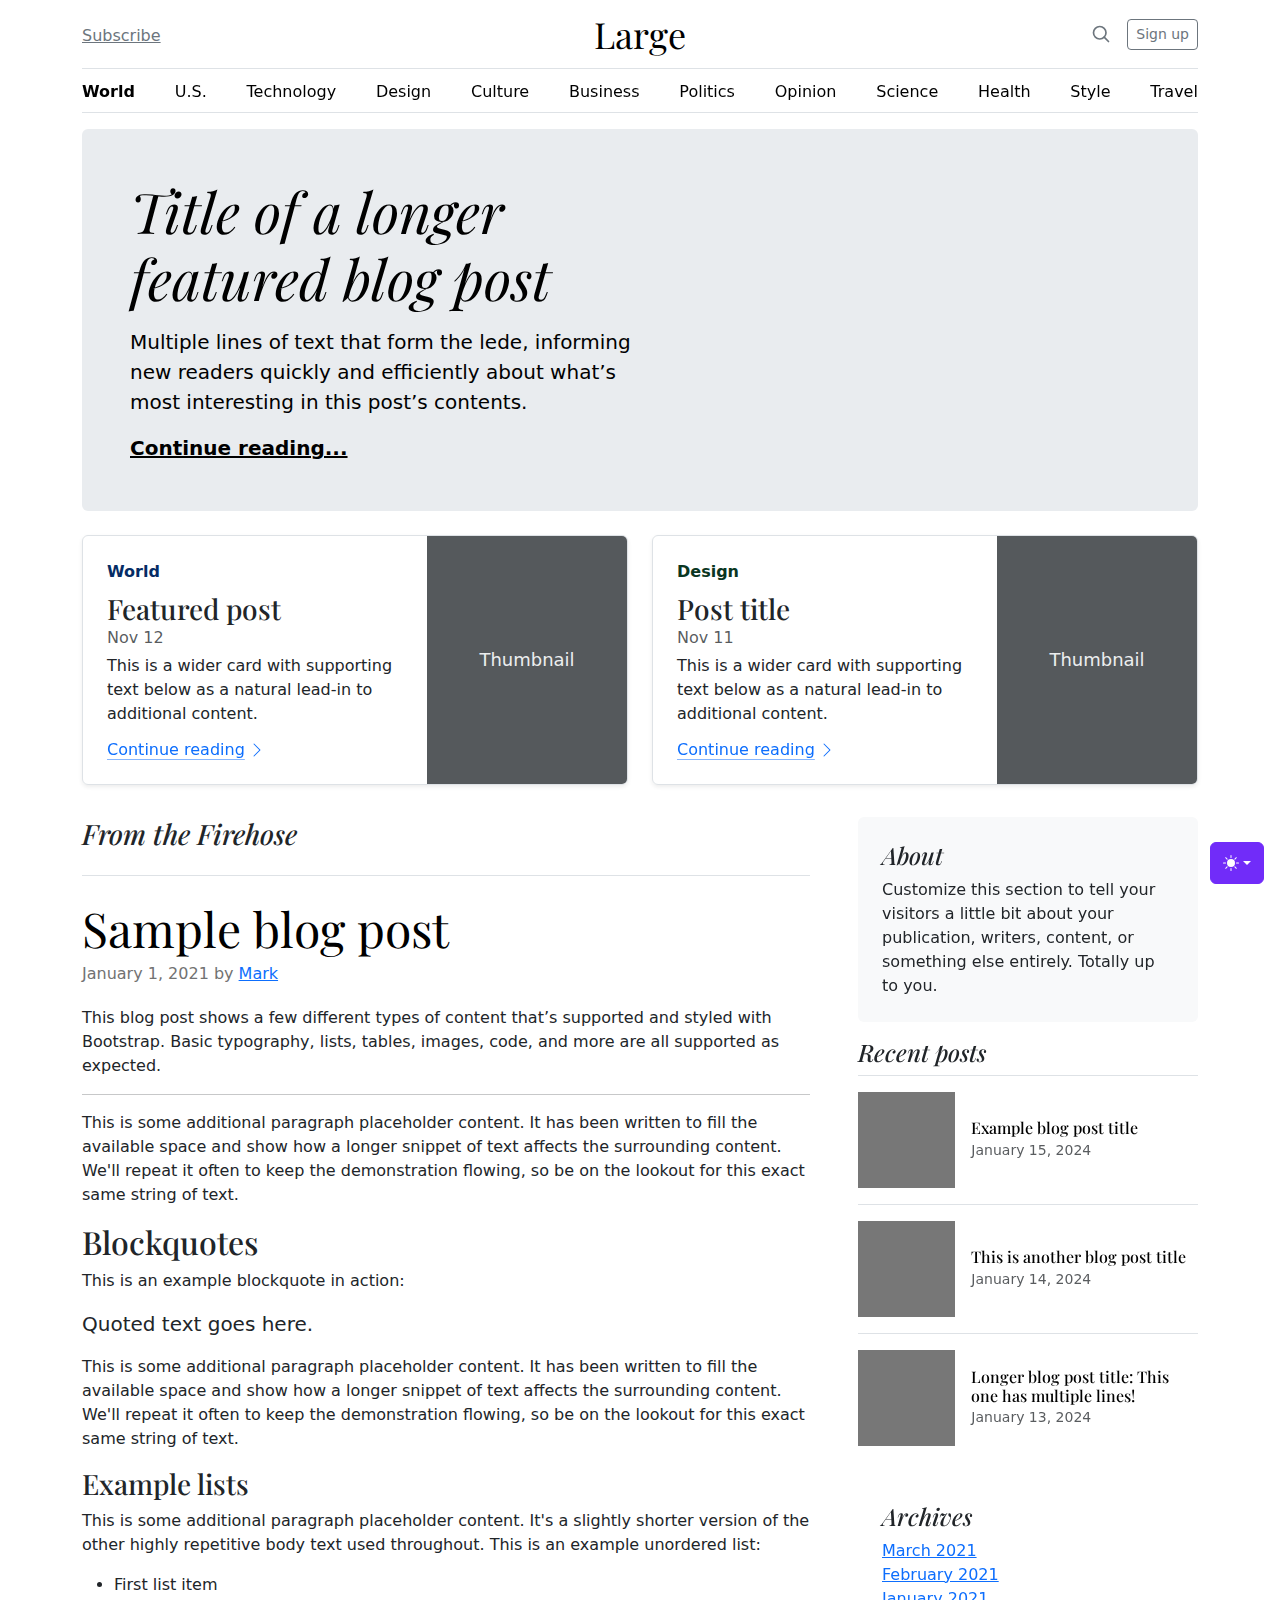
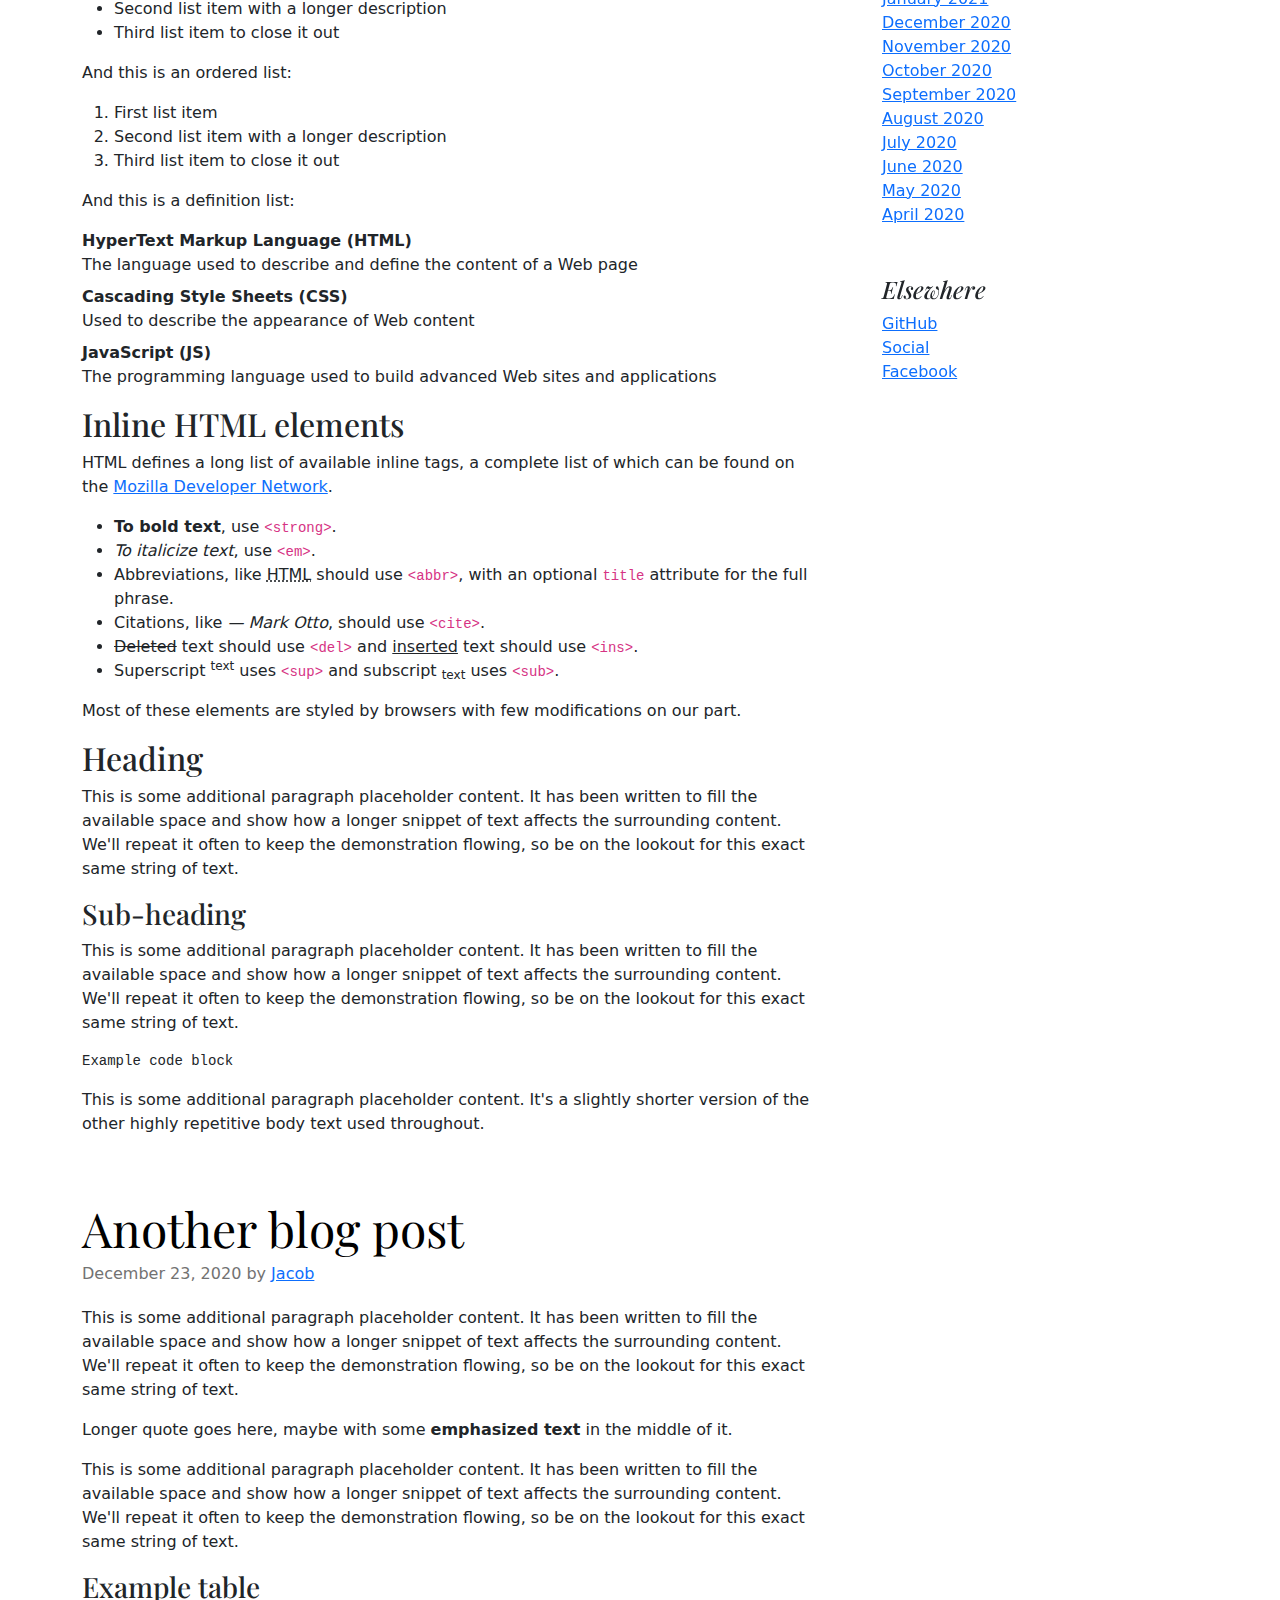
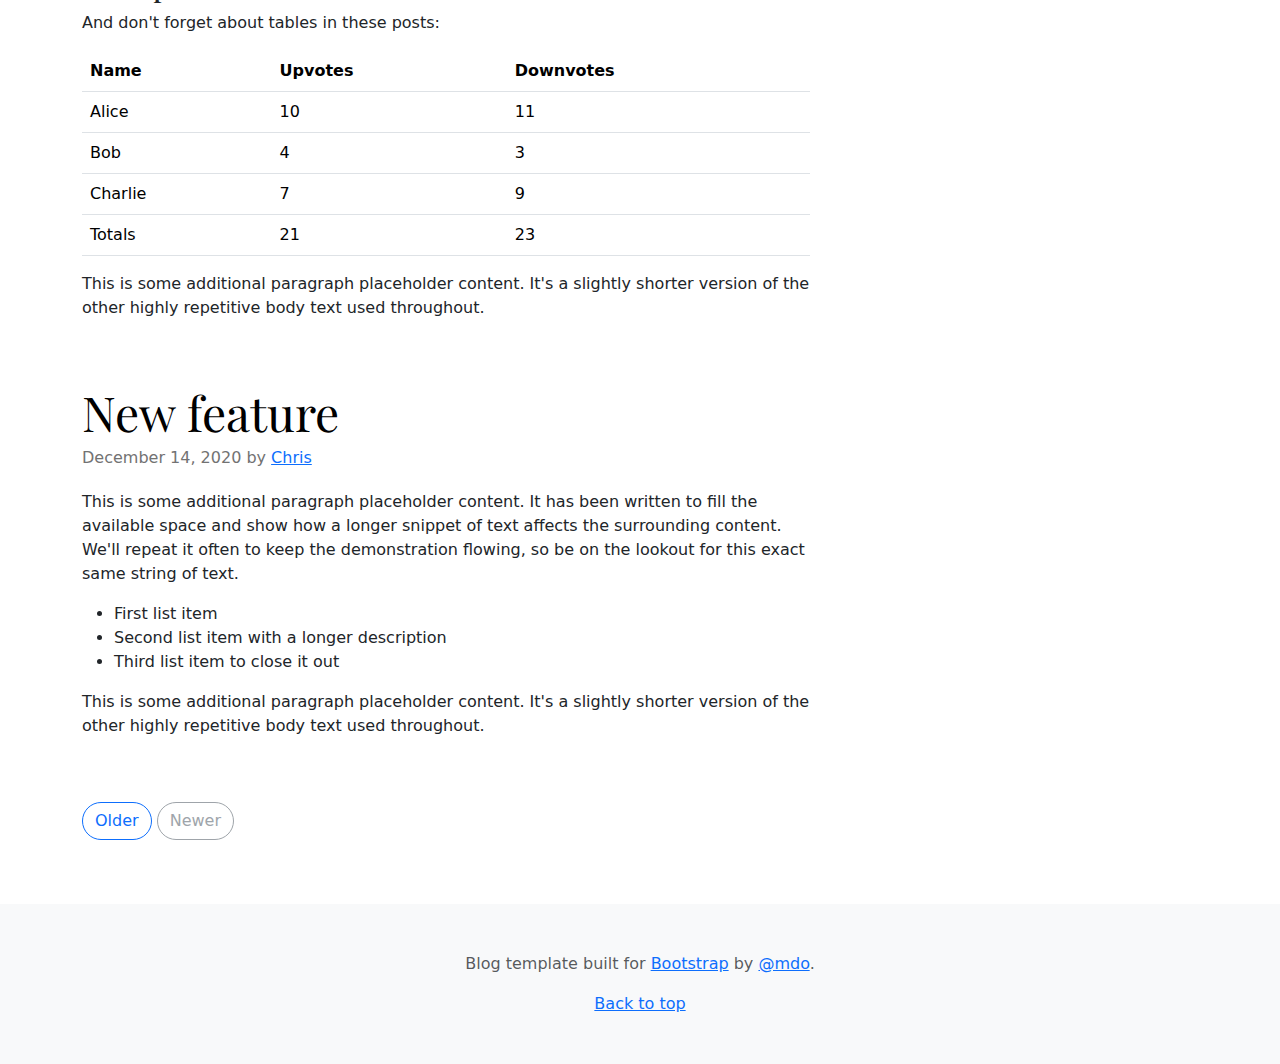
<file: TrabalhoFinal/bootstrap-5.3.7-examples/blog/index.html>
<!DOCTYPE html><html lang="en" data-bs-theme="auto"> <head><meta charset="utf-8"><meta name="viewport" content="width=device-width, initial-scale=1"><meta name="description" content=""><meta name="author" content="Mark Otto, Jacob Thornton, and Bootstrap contributors"><meta name="generator" content="Astro v5.9.2"><title>Blog Template · Bootstrap v5.3</title><link rel="canonical" href="https://getbootstrap.com/docs/5.3/examples/blog/"><script src="../assets/js/color-modes.js"></script><link href="../assets/dist/css/bootstrap.min.css" rel="stylesheet"><meta name="theme-color" content="#712cf9"><link href="https://fonts.googleapis.com/css?family=Playfair+Display:700,900&display=swap" rel="stylesheet"><link href="blog.css" rel="stylesheet"><style>.bd-placeholder-img{font-size:1.125rem;text-anchor:middle;-webkit-user-select:none;-moz-user-select:none;user-select:none}@media (min-width: 768px){.bd-placeholder-img-lg{font-size:3.5rem}}.b-example-divider{width:100%;height:3rem;background-color:#0000001a;border:solid rgba(0,0,0,.15);border-width:1px 0;box-shadow:inset 0 .5em 1.5em #0000001a,inset 0 .125em .5em #00000026}.b-example-vr{flex-shrink:0;width:1.5rem;height:100vh}.bi{vertical-align:-.125em;fill:currentColor}.nav-scroller{position:relative;z-index:2;height:2.75rem;overflow-y:hidden}.nav-scroller .nav{display:flex;flex-wrap:nowrap;padding-bottom:1rem;margin-top:-1px;overflow-x:auto;text-align:center;white-space:nowrap;-webkit-overflow-scrolling:touch}.btn-bd-primary{--bd-violet-bg: #712cf9;--bd-violet-rgb: 112.520718, 44.062154, 249.437846;--bs-btn-font-weight: 600;--bs-btn-color: var(--bs-white);--bs-btn-bg: var(--bd-violet-bg);--bs-btn-border-color: var(--bd-violet-bg);--bs-btn-hover-color: var(--bs-white);--bs-btn-hover-bg: #6528e0;--bs-btn-hover-border-color: #6528e0;--bs-btn-focus-shadow-rgb: var(--bd-violet-rgb);--bs-btn-active-color: var(--bs-btn-hover-color);--bs-btn-active-bg: #5a23c8;--bs-btn-active-border-color: #5a23c8}.bd-mode-toggle{z-index:1500}.bd-mode-toggle .bi{width:1em;height:1em}.bd-mode-toggle .dropdown-menu .active .bi{display:block!important}
</style></head> <body> <svg xmlns="http://www.w3.org/2000/svg" class="d-none"> <symbol id="check2" viewBox="0 0 16 16"> <path d="M13.854 3.646a.5.5 0 0 1 0 .708l-7 7a.5.5 0 0 1-.708 0l-3.5-3.5a.5.5 0 1 1 .708-.708L6.5 10.293l6.646-6.647a.5.5 0 0 1 .708 0z"></path> </symbol> <symbol id="circle-half" viewBox="0 0 16 16"> <path d="M8 15A7 7 0 1 0 8 1v14zm0 1A8 8 0 1 1 8 0a8 8 0 0 1 0 16z"></path> </symbol> <symbol id="moon-stars-fill" viewBox="0 0 16 16"> <path d="M6 .278a.768.768 0 0 1 .08.858 7.208 7.208 0 0 0-.878 3.46c0 4.021 3.278 7.277 7.318 7.277.527 0 1.04-.055 1.533-.16a.787.787 0 0 1 .81.316.733.733 0 0 1-.031.893A8.349 8.349 0 0 1 8.344 16C3.734 16 0 12.286 0 7.71 0 4.266 2.114 1.312 5.124.06A.752.752 0 0 1 6 .278z"></path> <path d="M10.794 3.148a.217.217 0 0 1 .412 0l.387 1.162c.173.518.579.924 1.097 1.097l1.162.387a.217.217 0 0 1 0 .412l-1.162.387a1.734 1.734 0 0 0-1.097 1.097l-.387 1.162a.217.217 0 0 1-.412 0l-.387-1.162A1.734 1.734 0 0 0 9.31 6.593l-1.162-.387a.217.217 0 0 1 0-.412l1.162-.387a1.734 1.734 0 0 0 1.097-1.097l.387-1.162zM13.863.099a.145.145 0 0 1 .274 0l.258.774c.115.346.386.617.732.732l.774.258a.145.145 0 0 1 0 .274l-.774.258a1.156 1.156 0 0 0-.732.732l-.258.774a.145.145 0 0 1-.274 0l-.258-.774a1.156 1.156 0 0 0-.732-.732l-.774-.258a.145.145 0 0 1 0-.274l.774-.258c.346-.115.617-.386.732-.732L13.863.1z"></path> </symbol> <symbol id="sun-fill" viewBox="0 0 16 16"> <path d="M8 12a4 4 0 1 0 0-8 4 4 0 0 0 0 8zM8 0a.5.5 0 0 1 .5.5v2a.5.5 0 0 1-1 0v-2A.5.5 0 0 1 8 0zm0 13a.5.5 0 0 1 .5.5v2a.5.5 0 0 1-1 0v-2A.5.5 0 0 1 8 13zm8-5a.5.5 0 0 1-.5.5h-2a.5.5 0 0 1 0-1h2a.5.5 0 0 1 .5.5zM3 8a.5.5 0 0 1-.5.5h-2a.5.5 0 0 1 0-1h2A.5.5 0 0 1 3 8zm10.657-5.657a.5.5 0 0 1 0 .707l-1.414 1.415a.5.5 0 1 1-.707-.708l1.414-1.414a.5.5 0 0 1 .707 0zm-9.193 9.193a.5.5 0 0 1 0 .707L3.05 13.657a.5.5 0 0 1-.707-.707l1.414-1.414a.5.5 0 0 1 .707 0zm9.193 2.121a.5.5 0 0 1-.707 0l-1.414-1.414a.5.5 0 0 1 .707-.707l1.414 1.414a.5.5 0 0 1 0 .707zM4.464 4.465a.5.5 0 0 1-.707 0L2.343 3.05a.5.5 0 1 1 .707-.707l1.414 1.414a.5.5 0 0 1 0 .708z"></path> </symbol> </svg> <div class="dropdown position-fixed bottom-0 end-0 mb-3 me-3 bd-mode-toggle"> <button class="btn btn-bd-primary py-2 dropdown-toggle d-flex align-items-center" id="bd-theme" type="button" aria-expanded="false" data-bs-toggle="dropdown" aria-label="Toggle theme (auto)"> <svg class="bi my-1 theme-icon-active" aria-hidden="true"><use href="#circle-half"></use></svg> <span class="visually-hidden" id="bd-theme-text">Toggle theme</span> </button> <ul class="dropdown-menu dropdown-menu-end shadow" aria-labelledby="bd-theme-text"> <li> <button type="button" class="dropdown-item d-flex align-items-center" data-bs-theme-value="light" aria-pressed="false"> <svg class="bi me-2 opacity-50" aria-hidden="true"><use href="#sun-fill"></use></svg>
Light
<svg class="bi ms-auto d-none" aria-hidden="true"><use href="#check2"></use></svg> </button> </li> <li> <button type="button" class="dropdown-item d-flex align-items-center" data-bs-theme-value="dark" aria-pressed="false"> <svg class="bi me-2 opacity-50" aria-hidden="true"><use href="#moon-stars-fill"></use></svg>
Dark
<svg class="bi ms-auto d-none" aria-hidden="true"><use href="#check2"></use></svg> </button> </li> <li> <button type="button" class="dropdown-item d-flex align-items-center active" data-bs-theme-value="auto" aria-pressed="true"> <svg class="bi me-2 opacity-50" aria-hidden="true"><use href="#circle-half"></use></svg>
Auto
<svg class="bi ms-auto d-none" aria-hidden="true"><use href="#check2"></use></svg> </button> </li> </ul> </div>  <svg xmlns="http://www.w3.org/2000/svg" class="d-none"> <symbol id="aperture" fill="none" stroke="currentColor" stroke-linecap="round" stroke-linejoin="round" stroke-width="2" viewBox="0 0 24 24"> <circle cx="12" cy="12" r="10"></circle> <path d="M14.31 8l5.74 9.94M9.69 8h11.48M7.38 12l5.74-9.94M9.69 16L3.95 6.06M14.31 16H2.83m13.79-4l-5.74 9.94"></path> </symbol> <symbol id="cart" viewBox="0 0 16 16"> <path d="M0 1.5A.5.5 0 0 1 .5 1H2a.5.5 0 0 1 .485.379L2.89 3H14.5a.5.5 0 0 1 .49.598l-1 5a.5.5 0 0 1-.465.401l-9.397.472L4.415 11H13a.5.5 0 0 1 0 1H4a.5.5 0 0 1-.491-.408L2.01 3.607 1.61 2H.5a.5.5 0 0 1-.5-.5zM3.102 4l.84 4.479 9.144-.459L13.89 4H3.102zM5 12a2 2 0 1 0 0 4 2 2 0 0 0 0-4zm7 0a2 2 0 1 0 0 4 2 2 0 0 0 0-4zm-7 1a1 1 0 1 1 0 2 1 1 0 0 1 0-2zm7 0a1 1 0 1 1 0 2 1 1 0 0 1 0-2z"></path> </symbol> <symbol id="chevron-right" viewBox="0 0 16 16"> <path fill-rule="evenodd" d="M4.646 1.646a.5.5 0 0 1 .708 0l6 6a.5.5 0 0 1 0 .708l-6 6a.5.5 0 0 1-.708-.708L10.293 8 4.646 2.354a.5.5 0 0 1 0-.708z"></path> </symbol> </svg> <div class="container"> <header class="border-bottom lh-1 py-3"> <div class="row flex-nowrap justify-content-between align-items-center"> <div class="col-4 pt-1"> <a class="link-secondary" href="#">Subscribe</a> </div> <div class="col-4 text-center"> <a class="blog-header-logo text-body-emphasis text-decoration-none" href="#">Large</a> </div> <div class="col-4 d-flex justify-content-end align-items-center"> <a class="link-secondary" href="#" aria-label="Search"> <svg xmlns="http://www.w3.org/2000/svg" width="20" height="20" fill="none" stroke="currentColor" stroke-linecap="round" stroke-linejoin="round" stroke-width="2" class="mx-3" role="img" viewBox="0 0 24 24"><title>Search</title><circle cx="10.5" cy="10.5" r="7.5"></circle><path d="M21 21l-5.2-5.2"></path></svg> </a> <a class="btn btn-sm btn-outline-secondary" href="#">Sign up</a> </div> </div> </header> <div class="nav-scroller py-1 mb-3 border-bottom"> <nav class="nav nav-underline justify-content-between"> <a class="nav-item nav-link link-body-emphasis active" href="#">World</a> <a class="nav-item nav-link link-body-emphasis" href="#">U.S.</a> <a class="nav-item nav-link link-body-emphasis" href="#">Technology</a> <a class="nav-item nav-link link-body-emphasis" href="#">Design</a> <a class="nav-item nav-link link-body-emphasis" href="#">Culture</a> <a class="nav-item nav-link link-body-emphasis" href="#">Business</a> <a class="nav-item nav-link link-body-emphasis" href="#">Politics</a> <a class="nav-item nav-link link-body-emphasis" href="#">Opinion</a> <a class="nav-item nav-link link-body-emphasis" href="#">Science</a> <a class="nav-item nav-link link-body-emphasis" href="#">Health</a> <a class="nav-item nav-link link-body-emphasis" href="#">Style</a> <a class="nav-item nav-link link-body-emphasis" href="#">Travel</a> </nav> </div> </div> <main class="container"> <div class="p-4 p-md-5 mb-4 rounded text-body-emphasis bg-body-secondary"> <div class="col-lg-6 px-0"> <h1 class="display-4 fst-italic">Title of a longer featured blog post</h1> <p class="lead my-3">Multiple lines of text that form the lede, informing new readers quickly and efficiently about what’s most interesting in this post’s contents.</p> <p class="lead mb-0"><a href="#" class="text-body-emphasis fw-bold">Continue reading...</a></p> </div> </div> <div class="row mb-2"> <div class="col-md-6"> <div class="row g-0 border rounded overflow-hidden flex-md-row mb-4 shadow-sm h-md-250 position-relative"> <div class="col p-4 d-flex flex-column position-static"> <strong class="d-inline-block mb-2 text-primary-emphasis">World</strong> <h3 class="mb-0">Featured post</h3> <div class="mb-1 text-body-secondary">Nov 12</div> <p class="card-text mb-auto">This is a wider card with supporting text below as a natural lead-in to additional content.</p> <a href="#" class="icon-link gap-1 icon-link-hover stretched-link">
Continue reading
<svg class="bi" aria-hidden="true"><use xlink:href="#chevron-right"></use></svg> </a> </div> <div class="col-auto d-none d-lg-block"> <svg aria-label="Placeholder: Thumbnail" class="bd-placeholder-img " height="250" preserveAspectRatio="xMidYMid slice" role="img" width="200" xmlns="http://www.w3.org/2000/svg"><title>Placeholder</title><rect width="100%" height="100%" fill="#55595c"></rect><text x="50%" y="50%" fill="#eceeef" dy=".3em">Thumbnail</text></svg> </div> </div> </div> <div class="col-md-6"> <div class="row g-0 border rounded overflow-hidden flex-md-row mb-4 shadow-sm h-md-250 position-relative"> <div class="col p-4 d-flex flex-column position-static"> <strong class="d-inline-block mb-2 text-success-emphasis">Design</strong> <h3 class="mb-0">Post title</h3> <div class="mb-1 text-body-secondary">Nov 11</div> <p class="mb-auto">This is a wider card with supporting text below as a natural lead-in to additional content.</p> <a href="#" class="icon-link gap-1 icon-link-hover stretched-link">
Continue reading
<svg class="bi" aria-hidden="true"><use xlink:href="#chevron-right"></use></svg> </a> </div> <div class="col-auto d-none d-lg-block"> <svg aria-label="Placeholder: Thumbnail" class="bd-placeholder-img " height="250" preserveAspectRatio="xMidYMid slice" role="img" width="200" xmlns="http://www.w3.org/2000/svg"><title>Placeholder</title><rect width="100%" height="100%" fill="#55595c"></rect><text x="50%" y="50%" fill="#eceeef" dy=".3em">Thumbnail</text></svg> </div> </div> </div> </div> <div class="row g-5"> <div class="col-md-8"> <h3 class="pb-4 mb-4 fst-italic border-bottom">
From the Firehose
</h3> <article class="blog-post"> <h2 class="display-5 link-body-emphasis mb-1">Sample blog post</h2> <p class="blog-post-meta">January 1, 2021 by <a href="#">Mark</a></p> <p>This blog post shows a few different types of content that’s supported and styled with Bootstrap. Basic typography, lists, tables, images, code, and more are all supported as expected.</p> <hr> <p>This is some additional paragraph placeholder content. It has been written to fill the available space and show how a longer snippet of text affects the surrounding content. We'll repeat it often to keep the demonstration flowing, so be on the lookout for this exact same string of text.</p> <h2>Blockquotes</h2> <p>This is an example blockquote in action:</p> <blockquote class="blockquote"> <p>Quoted text goes here.</p> </blockquote> <p>This is some additional paragraph placeholder content. It has been written to fill the available space and show how a longer snippet of text affects the surrounding content. We'll repeat it often to keep the demonstration flowing, so be on the lookout for this exact same string of text.</p> <h3>Example lists</h3> <p>This is some additional paragraph placeholder content. It's a slightly shorter version of the other highly repetitive body text used throughout. This is an example unordered list:</p> <ul> <li>First list item</li> <li>Second list item with a longer description</li> <li>Third list item to close it out</li> </ul> <p>And this is an ordered list:</p> <ol> <li>First list item</li> <li>Second list item with a longer description</li> <li>Third list item to close it out</li> </ol> <p>And this is a definition list:</p> <dl> <dt>HyperText Markup Language (HTML)</dt> <dd>The language used to describe and define the content of a Web page</dd> <dt>Cascading Style Sheets (CSS)</dt> <dd>Used to describe the appearance of Web content</dd> <dt>JavaScript (JS)</dt> <dd>The programming language used to build advanced Web sites and applications</dd> </dl> <h2>Inline HTML elements</h2> <p>HTML defines a long list of available inline tags, a complete list of which can be found on the <a href="https://developer.mozilla.org/en-US/docs/Web/HTML/Element">Mozilla Developer Network</a>.</p> <ul> <li><strong>To bold text</strong>, use <code class="language-plaintext highlighter-rouge">&lt;strong&gt;</code>.</li> <li><em>To italicize text</em>, use <code class="language-plaintext highlighter-rouge">&lt;em&gt;</code>.</li> <li>Abbreviations, like <abbr title="HyperText Markup Language">HTML</abbr> should use <code class="language-plaintext highlighter-rouge">&lt;abbr&gt;</code>, with an optional <code class="language-plaintext highlighter-rouge">title</code> attribute for the full phrase.</li> <li>Citations, like <cite>— Mark Otto</cite>, should use <code class="language-plaintext highlighter-rouge">&lt;cite&gt;</code>.</li> <li><del>Deleted</del> text should use <code class="language-plaintext highlighter-rouge">&lt;del&gt;</code> and <ins>inserted</ins> text should use <code class="language-plaintext highlighter-rouge">&lt;ins&gt;</code>.</li> <li>Superscript <sup>text</sup> uses <code class="language-plaintext highlighter-rouge">&lt;sup&gt;</code> and subscript <sub>text</sub> uses <code class="language-plaintext highlighter-rouge">&lt;sub&gt;</code>.</li> </ul> <p>Most of these elements are styled by browsers with few modifications on our part.</p> <h2>Heading</h2> <p>This is some additional paragraph placeholder content. It has been written to fill the available space and show how a longer snippet of text affects the surrounding content. We'll repeat it often to keep the demonstration flowing, so be on the lookout for this exact same string of text.</p> <h3>Sub-heading</h3> <p>This is some additional paragraph placeholder content. It has been written to fill the available space and show how a longer snippet of text affects the surrounding content. We'll repeat it often to keep the demonstration flowing, so be on the lookout for this exact same string of text.</p> <pre><code>Example code block</code></pre> <p>This is some additional paragraph placeholder content. It's a slightly shorter version of the other highly repetitive body text used throughout.</p> </article> <article class="blog-post"> <h2 class="display-5 link-body-emphasis mb-1">Another blog post</h2> <p class="blog-post-meta">December 23, 2020 by <a href="#">Jacob</a></p> <p>This is some additional paragraph placeholder content. It has been written to fill the available space and show how a longer snippet of text affects the surrounding content. We'll repeat it often to keep the demonstration flowing, so be on the lookout for this exact same string of text.</p> <blockquote> <p>Longer quote goes here, maybe with some <strong>emphasized text</strong> in the middle of it.</p> </blockquote> <p>This is some additional paragraph placeholder content. It has been written to fill the available space and show how a longer snippet of text affects the surrounding content. We'll repeat it often to keep the demonstration flowing, so be on the lookout for this exact same string of text.</p> <h3>Example table</h3> <p>And don't forget about tables in these posts:</p> <table class="table"> <thead> <tr> <th>Name</th> <th>Upvotes</th> <th>Downvotes</th> </tr> </thead> <tbody> <tr> <td>Alice</td> <td>10</td> <td>11</td> </tr> <tr> <td>Bob</td> <td>4</td> <td>3</td> </tr> <tr> <td>Charlie</td> <td>7</td> <td>9</td> </tr> </tbody> <tfoot> <tr> <td>Totals</td> <td>21</td> <td>23</td> </tr> </tfoot> </table> <p>This is some additional paragraph placeholder content. It's a slightly shorter version of the other highly repetitive body text used throughout.</p> </article> <article class="blog-post"> <h2 class="display-5 link-body-emphasis mb-1">New feature</h2> <p class="blog-post-meta">December 14, 2020 by <a href="#">Chris</a></p> <p>This is some additional paragraph placeholder content. It has been written to fill the available space and show how a longer snippet of text affects the surrounding content. We'll repeat it often to keep the demonstration flowing, so be on the lookout for this exact same string of text.</p> <ul> <li>First list item</li> <li>Second list item with a longer description</li> <li>Third list item to close it out</li> </ul> <p>This is some additional paragraph placeholder content. It's a slightly shorter version of the other highly repetitive body text used throughout.</p> </article> <nav class="blog-pagination" aria-label="Pagination"> <a class="btn btn-outline-primary rounded-pill" href="#">Older</a> <a class="btn btn-outline-secondary rounded-pill disabled" aria-disabled="true">Newer</a> </nav> </div> <div class="col-md-4"> <div class="position-sticky" style="top: 2rem;"> <div class="p-4 mb-3 bg-body-tertiary rounded"> <h4 class="fst-italic">About</h4> <p class="mb-0">Customize this section to tell your visitors a little bit about your publication, writers, content, or something else entirely. Totally up to you.</p> </div> <div> <h4 class="fst-italic">Recent posts</h4> <ul class="list-unstyled"> <li> <a class="d-flex flex-column flex-lg-row gap-3 align-items-start align-items-lg-center py-3 link-body-emphasis text-decoration-none border-top" href="#"> <svg aria-hidden="true" class="bd-placeholder-img " height="96" preserveAspectRatio="xMidYMid slice" width="100%" xmlns="http://www.w3.org/2000/svg"><rect width="100%" height="100%" fill="#777"></rect></svg> <div class="col-lg-8"> <h6 class="mb-0">Example blog post title</h6> <small class="text-body-secondary">January 15, 2024</small> </div> </a> </li> <li> <a class="d-flex flex-column flex-lg-row gap-3 align-items-start align-items-lg-center py-3 link-body-emphasis text-decoration-none border-top" href="#"> <svg aria-hidden="true" class="bd-placeholder-img " height="96" preserveAspectRatio="xMidYMid slice" width="100%" xmlns="http://www.w3.org/2000/svg"><rect width="100%" height="100%" fill="#777"></rect></svg> <div class="col-lg-8"> <h6 class="mb-0">This is another blog post title</h6> <small class="text-body-secondary">January 14, 2024</small> </div> </a> </li> <li> <a class="d-flex flex-column flex-lg-row gap-3 align-items-start align-items-lg-center py-3 link-body-emphasis text-decoration-none border-top" href="#"> <svg aria-hidden="true" class="bd-placeholder-img " height="96" preserveAspectRatio="xMidYMid slice" width="100%" xmlns="http://www.w3.org/2000/svg"><rect width="100%" height="100%" fill="#777"></rect></svg> <div class="col-lg-8"> <h6 class="mb-0">Longer blog post title: This one has multiple lines!</h6> <small class="text-body-secondary">January 13, 2024</small> </div> </a> </li> </ul> </div> <div class="p-4"> <h4 class="fst-italic">Archives</h4> <ol class="list-unstyled mb-0"> <li><a href="#">March 2021</a></li> <li><a href="#">February 2021</a></li> <li><a href="#">January 2021</a></li> <li><a href="#">December 2020</a></li> <li><a href="#">November 2020</a></li> <li><a href="#">October 2020</a></li> <li><a href="#">September 2020</a></li> <li><a href="#">August 2020</a></li> <li><a href="#">July 2020</a></li> <li><a href="#">June 2020</a></li> <li><a href="#">May 2020</a></li> <li><a href="#">April 2020</a></li> </ol> </div> <div class="p-4"> <h4 class="fst-italic">Elsewhere</h4> <ol class="list-unstyled"> <li><a href="#">GitHub</a></li> <li><a href="#">Social</a></li> <li><a href="#">Facebook</a></li> </ol> </div> </div> </div> </div> </main> <footer class="py-5 text-center text-body-secondary bg-body-tertiary"> <p>Blog template built for <a href="https://getbootstrap.com/">Bootstrap</a> by <a href="https://x.com/mdo">@mdo</a>.</p> <p class="mb-0"> <a href="#">Back to top</a> </p> </footer>   <script src="../assets/dist/js/bootstrap.bundle.min.js" class="astro-vvvwv3sm"></script>  </body> </html>
</file>
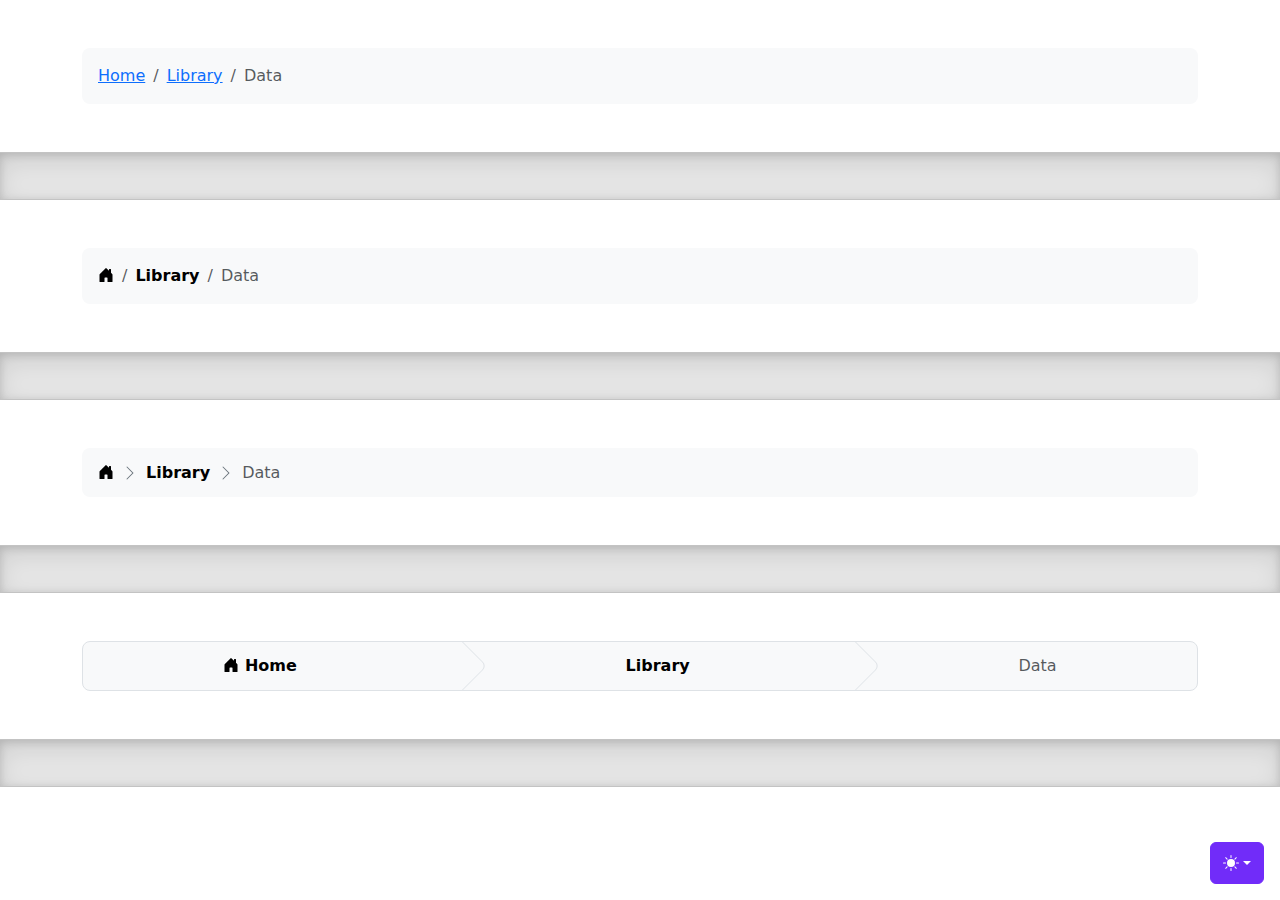
<file: TrabalhoFinal/bootstrap-5.3.7-examples/breadcrumbs/index.html>
<!DOCTYPE html><html lang="en" data-bs-theme="auto"> <head><meta charset="utf-8"><meta name="viewport" content="width=device-width, initial-scale=1"><meta name="description" content=""><meta name="author" content="Mark Otto, Jacob Thornton, and Bootstrap contributors"><meta name="generator" content="Astro v5.9.2"><title>Breadcrumbs · Bootstrap v5.3</title><link rel="canonical" href="https://getbootstrap.com/docs/5.3/examples/breadcrumbs/"><script src="../assets/js/color-modes.js"></script><link href="../assets/dist/css/bootstrap.min.css" rel="stylesheet"><meta name="theme-color" content="#712cf9"><link href="breadcrumbs.css" rel="stylesheet"><style>.bd-placeholder-img{font-size:1.125rem;text-anchor:middle;-webkit-user-select:none;-moz-user-select:none;user-select:none}@media (min-width: 768px){.bd-placeholder-img-lg{font-size:3.5rem}}.b-example-divider{width:100%;height:3rem;background-color:#0000001a;border:solid rgba(0,0,0,.15);border-width:1px 0;box-shadow:inset 0 .5em 1.5em #0000001a,inset 0 .125em .5em #00000026}.b-example-vr{flex-shrink:0;width:1.5rem;height:100vh}.bi{vertical-align:-.125em;fill:currentColor}.nav-scroller{position:relative;z-index:2;height:2.75rem;overflow-y:hidden}.nav-scroller .nav{display:flex;flex-wrap:nowrap;padding-bottom:1rem;margin-top:-1px;overflow-x:auto;text-align:center;white-space:nowrap;-webkit-overflow-scrolling:touch}.btn-bd-primary{--bd-violet-bg: #712cf9;--bd-violet-rgb: 112.520718, 44.062154, 249.437846;--bs-btn-font-weight: 600;--bs-btn-color: var(--bs-white);--bs-btn-bg: var(--bd-violet-bg);--bs-btn-border-color: var(--bd-violet-bg);--bs-btn-hover-color: var(--bs-white);--bs-btn-hover-bg: #6528e0;--bs-btn-hover-border-color: #6528e0;--bs-btn-focus-shadow-rgb: var(--bd-violet-rgb);--bs-btn-active-color: var(--bs-btn-hover-color);--bs-btn-active-bg: #5a23c8;--bs-btn-active-border-color: #5a23c8}.bd-mode-toggle{z-index:1500}.bd-mode-toggle .bi{width:1em;height:1em}.bd-mode-toggle .dropdown-menu .active .bi{display:block!important}
</style></head> <body> <svg xmlns="http://www.w3.org/2000/svg" class="d-none"> <symbol id="check2" viewBox="0 0 16 16"> <path d="M13.854 3.646a.5.5 0 0 1 0 .708l-7 7a.5.5 0 0 1-.708 0l-3.5-3.5a.5.5 0 1 1 .708-.708L6.5 10.293l6.646-6.647a.5.5 0 0 1 .708 0z"></path> </symbol> <symbol id="circle-half" viewBox="0 0 16 16"> <path d="M8 15A7 7 0 1 0 8 1v14zm0 1A8 8 0 1 1 8 0a8 8 0 0 1 0 16z"></path> </symbol> <symbol id="moon-stars-fill" viewBox="0 0 16 16"> <path d="M6 .278a.768.768 0 0 1 .08.858 7.208 7.208 0 0 0-.878 3.46c0 4.021 3.278 7.277 7.318 7.277.527 0 1.04-.055 1.533-.16a.787.787 0 0 1 .81.316.733.733 0 0 1-.031.893A8.349 8.349 0 0 1 8.344 16C3.734 16 0 12.286 0 7.71 0 4.266 2.114 1.312 5.124.06A.752.752 0 0 1 6 .278z"></path> <path d="M10.794 3.148a.217.217 0 0 1 .412 0l.387 1.162c.173.518.579.924 1.097 1.097l1.162.387a.217.217 0 0 1 0 .412l-1.162.387a1.734 1.734 0 0 0-1.097 1.097l-.387 1.162a.217.217 0 0 1-.412 0l-.387-1.162A1.734 1.734 0 0 0 9.31 6.593l-1.162-.387a.217.217 0 0 1 0-.412l1.162-.387a1.734 1.734 0 0 0 1.097-1.097l.387-1.162zM13.863.099a.145.145 0 0 1 .274 0l.258.774c.115.346.386.617.732.732l.774.258a.145.145 0 0 1 0 .274l-.774.258a1.156 1.156 0 0 0-.732.732l-.258.774a.145.145 0 0 1-.274 0l-.258-.774a1.156 1.156 0 0 0-.732-.732l-.774-.258a.145.145 0 0 1 0-.274l.774-.258c.346-.115.617-.386.732-.732L13.863.1z"></path> </symbol> <symbol id="sun-fill" viewBox="0 0 16 16"> <path d="M8 12a4 4 0 1 0 0-8 4 4 0 0 0 0 8zM8 0a.5.5 0 0 1 .5.5v2a.5.5 0 0 1-1 0v-2A.5.5 0 0 1 8 0zm0 13a.5.5 0 0 1 .5.5v2a.5.5 0 0 1-1 0v-2A.5.5 0 0 1 8 13zm8-5a.5.5 0 0 1-.5.5h-2a.5.5 0 0 1 0-1h2a.5.5 0 0 1 .5.5zM3 8a.5.5 0 0 1-.5.5h-2a.5.5 0 0 1 0-1h2A.5.5 0 0 1 3 8zm10.657-5.657a.5.5 0 0 1 0 .707l-1.414 1.415a.5.5 0 1 1-.707-.708l1.414-1.414a.5.5 0 0 1 .707 0zm-9.193 9.193a.5.5 0 0 1 0 .707L3.05 13.657a.5.5 0 0 1-.707-.707l1.414-1.414a.5.5 0 0 1 .707 0zm9.193 2.121a.5.5 0 0 1-.707 0l-1.414-1.414a.5.5 0 0 1 .707-.707l1.414 1.414a.5.5 0 0 1 0 .707zM4.464 4.465a.5.5 0 0 1-.707 0L2.343 3.05a.5.5 0 1 1 .707-.707l1.414 1.414a.5.5 0 0 1 0 .708z"></path> </symbol> </svg> <div class="dropdown position-fixed bottom-0 end-0 mb-3 me-3 bd-mode-toggle"> <button class="btn btn-bd-primary py-2 dropdown-toggle d-flex align-items-center" id="bd-theme" type="button" aria-expanded="false" data-bs-toggle="dropdown" aria-label="Toggle theme (auto)"> <svg class="bi my-1 theme-icon-active" aria-hidden="true"><use href="#circle-half"></use></svg> <span class="visually-hidden" id="bd-theme-text">Toggle theme</span> </button> <ul class="dropdown-menu dropdown-menu-end shadow" aria-labelledby="bd-theme-text"> <li> <button type="button" class="dropdown-item d-flex align-items-center" data-bs-theme-value="light" aria-pressed="false"> <svg class="bi me-2 opacity-50" aria-hidden="true"><use href="#sun-fill"></use></svg>
Light
<svg class="bi ms-auto d-none" aria-hidden="true"><use href="#check2"></use></svg> </button> </li> <li> <button type="button" class="dropdown-item d-flex align-items-center" data-bs-theme-value="dark" aria-pressed="false"> <svg class="bi me-2 opacity-50" aria-hidden="true"><use href="#moon-stars-fill"></use></svg>
Dark
<svg class="bi ms-auto d-none" aria-hidden="true"><use href="#check2"></use></svg> </button> </li> <li> <button type="button" class="dropdown-item d-flex align-items-center active" data-bs-theme-value="auto" aria-pressed="true"> <svg class="bi me-2 opacity-50" aria-hidden="true"><use href="#circle-half"></use></svg>
Auto
<svg class="bi ms-auto d-none" aria-hidden="true"><use href="#check2"></use></svg> </button> </li> </ul> </div>  <svg xmlns="http://www.w3.org/2000/svg" class="d-none"> <symbol id="house-door-fill" viewBox="0 0 16 16"> <path d="M6.5 14.5v-3.505c0-.245.25-.495.5-.495h2c.25 0 .5.25.5.5v3.5a.5.5 0 0 0 .5.5h4a.5.5 0 0 0 .5-.5v-7a.5.5 0 0 0-.146-.354L13 5.793V2.5a.5.5 0 0 0-.5-.5h-1a.5.5 0 0 0-.5.5v1.293L8.354 1.146a.5.5 0 0 0-.708 0l-6 6A.5.5 0 0 0 1.5 7.5v7a.5.5 0 0 0 .5.5h4a.5.5 0 0 0 .5-.5z"></path> </symbol> </svg> <div class="container my-5"> <nav aria-label="breadcrumb"> <ol class="breadcrumb p-3 bg-body-tertiary rounded-3"> <li class="breadcrumb-item"><a href="#">Home</a></li> <li class="breadcrumb-item"><a href="#">Library</a></li> <li class="breadcrumb-item active" aria-current="page">Data</li> </ol> </nav> </div> <div class="b-example-divider"></div> <div class="container my-5"> <nav aria-label="breadcrumb"> <ol class="breadcrumb p-3 bg-body-tertiary rounded-3"> <li class="breadcrumb-item"> <a class="link-body-emphasis" href="#"> <svg class="bi" width="16" height="16" aria-hidden="true"><use xlink:href="#house-door-fill"></use></svg> <span class="visually-hidden">Home</span> </a> </li> <li class="breadcrumb-item"> <a class="link-body-emphasis fw-semibold text-decoration-none" href="#">Library</a> </li> <li class="breadcrumb-item active" aria-current="page">
Data
</li> </ol> </nav> </div> <div class="b-example-divider"></div> <div class="container my-5"> <nav aria-label="breadcrumb"> <ol class="breadcrumb breadcrumb-chevron p-3 bg-body-tertiary rounded-3"> <li class="breadcrumb-item"> <a class="link-body-emphasis" href="#"> <svg class="bi" width="16" height="16" aria-hidden="true"><use xlink:href="#house-door-fill"></use></svg> <span class="visually-hidden">Home</span> </a> </li> <li class="breadcrumb-item"> <a class="link-body-emphasis fw-semibold text-decoration-none" href="#">Library</a> </li> <li class="breadcrumb-item active" aria-current="page">
Data
</li> </ol> </nav> </div> <div class="b-example-divider"></div> <div class="container my-5"> <nav aria-label="breadcrumb"> <ol class="breadcrumb breadcrumb-custom overflow-hidden text-center bg-body-tertiary border rounded-3"> <li class="breadcrumb-item"> <a class="link-body-emphasis fw-semibold text-decoration-none" href="#"> <svg class="bi" width="16" height="16" aria-hidden="true"><use xlink:href="#house-door-fill"></use></svg>
Home
</a> </li> <li class="breadcrumb-item"> <a class="link-body-emphasis fw-semibold text-decoration-none" href="#">Library</a> </li> <li class="breadcrumb-item active" aria-current="page">
Data
</li> </ol> </nav> </div> <div class="b-example-divider"></div>   <script src="../assets/dist/js/bootstrap.bundle.min.js" class="astro-vvvwv3sm"></script>  </body> </html>
</file>
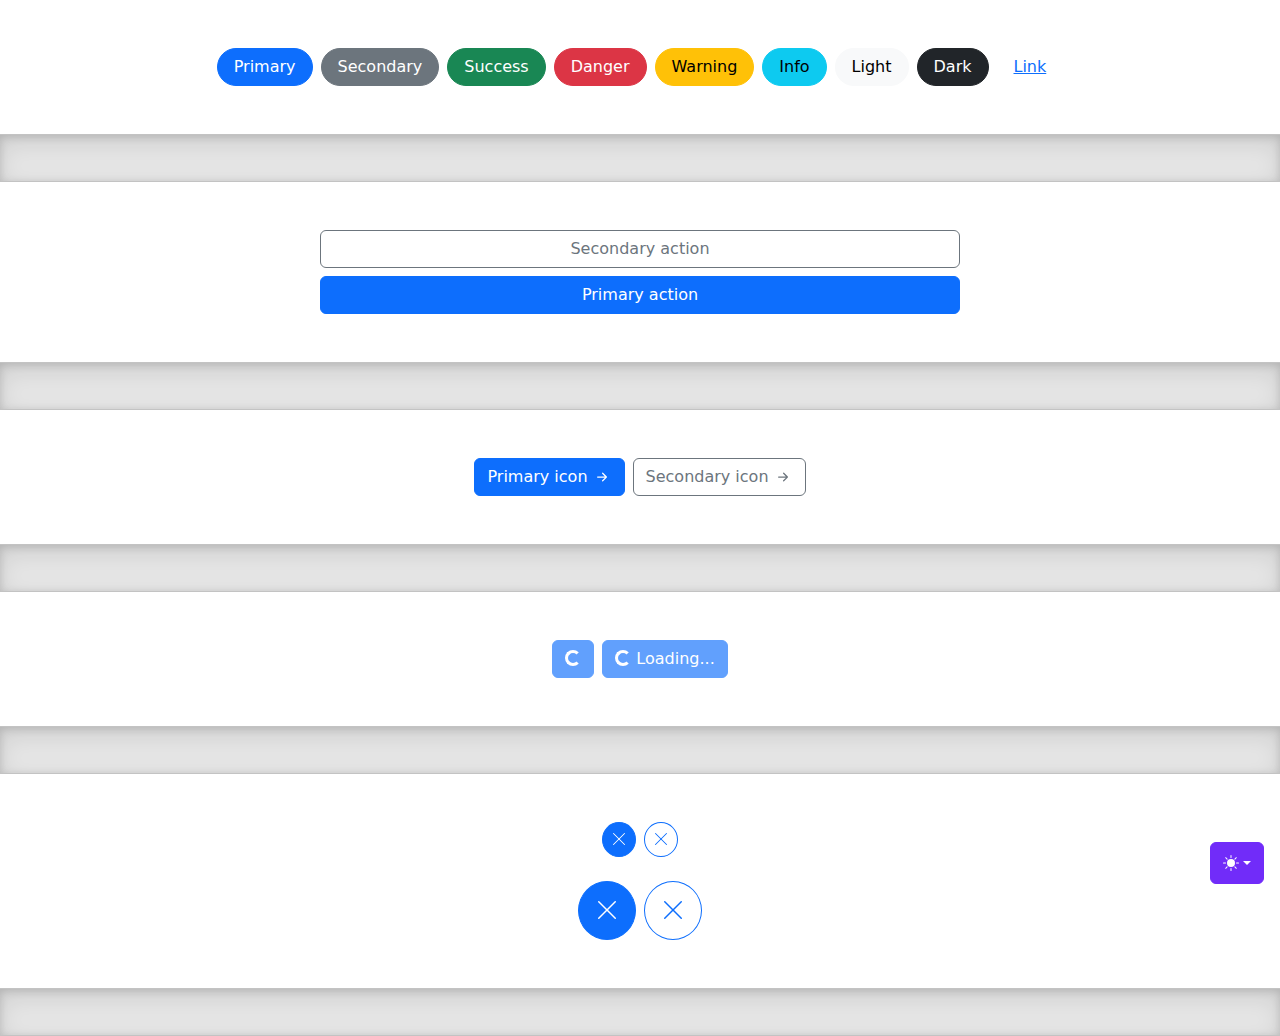
<file: TrabalhoFinal/bootstrap-5.3.7-examples/buttons/index.html>
<!DOCTYPE html><html lang="en" data-bs-theme="auto"> <head><meta charset="utf-8"><meta name="viewport" content="width=device-width, initial-scale=1"><meta name="description" content=""><meta name="author" content="Mark Otto, Jacob Thornton, and Bootstrap contributors"><meta name="generator" content="Astro v5.9.2"><title>Buttons · Bootstrap v5.3</title><link rel="canonical" href="https://getbootstrap.com/docs/5.3/examples/buttons/"><script src="../assets/js/color-modes.js"></script><link href="../assets/dist/css/bootstrap.min.css" rel="stylesheet"><meta name="theme-color" content="#712cf9"><style>.bd-placeholder-img{font-size:1.125rem;text-anchor:middle;-webkit-user-select:none;-moz-user-select:none;user-select:none}@media (min-width: 768px){.bd-placeholder-img-lg{font-size:3.5rem}}.b-example-divider{width:100%;height:3rem;background-color:#0000001a;border:solid rgba(0,0,0,.15);border-width:1px 0;box-shadow:inset 0 .5em 1.5em #0000001a,inset 0 .125em .5em #00000026}.b-example-vr{flex-shrink:0;width:1.5rem;height:100vh}.bi{vertical-align:-.125em;fill:currentColor}.nav-scroller{position:relative;z-index:2;height:2.75rem;overflow-y:hidden}.nav-scroller .nav{display:flex;flex-wrap:nowrap;padding-bottom:1rem;margin-top:-1px;overflow-x:auto;text-align:center;white-space:nowrap;-webkit-overflow-scrolling:touch}.btn-bd-primary{--bd-violet-bg: #712cf9;--bd-violet-rgb: 112.520718, 44.062154, 249.437846;--bs-btn-font-weight: 600;--bs-btn-color: var(--bs-white);--bs-btn-bg: var(--bd-violet-bg);--bs-btn-border-color: var(--bd-violet-bg);--bs-btn-hover-color: var(--bs-white);--bs-btn-hover-bg: #6528e0;--bs-btn-hover-border-color: #6528e0;--bs-btn-focus-shadow-rgb: var(--bd-violet-rgb);--bs-btn-active-color: var(--bs-btn-hover-color);--bs-btn-active-bg: #5a23c8;--bs-btn-active-border-color: #5a23c8}.bd-mode-toggle{z-index:1500}.bd-mode-toggle .bi{width:1em;height:1em}.bd-mode-toggle .dropdown-menu .active .bi{display:block!important}
</style></head> <body> <svg xmlns="http://www.w3.org/2000/svg" class="d-none"> <symbol id="check2" viewBox="0 0 16 16"> <path d="M13.854 3.646a.5.5 0 0 1 0 .708l-7 7a.5.5 0 0 1-.708 0l-3.5-3.5a.5.5 0 1 1 .708-.708L6.5 10.293l6.646-6.647a.5.5 0 0 1 .708 0z"></path> </symbol> <symbol id="circle-half" viewBox="0 0 16 16"> <path d="M8 15A7 7 0 1 0 8 1v14zm0 1A8 8 0 1 1 8 0a8 8 0 0 1 0 16z"></path> </symbol> <symbol id="moon-stars-fill" viewBox="0 0 16 16"> <path d="M6 .278a.768.768 0 0 1 .08.858 7.208 7.208 0 0 0-.878 3.46c0 4.021 3.278 7.277 7.318 7.277.527 0 1.04-.055 1.533-.16a.787.787 0 0 1 .81.316.733.733 0 0 1-.031.893A8.349 8.349 0 0 1 8.344 16C3.734 16 0 12.286 0 7.71 0 4.266 2.114 1.312 5.124.06A.752.752 0 0 1 6 .278z"></path> <path d="M10.794 3.148a.217.217 0 0 1 .412 0l.387 1.162c.173.518.579.924 1.097 1.097l1.162.387a.217.217 0 0 1 0 .412l-1.162.387a1.734 1.734 0 0 0-1.097 1.097l-.387 1.162a.217.217 0 0 1-.412 0l-.387-1.162A1.734 1.734 0 0 0 9.31 6.593l-1.162-.387a.217.217 0 0 1 0-.412l1.162-.387a1.734 1.734 0 0 0 1.097-1.097l.387-1.162zM13.863.099a.145.145 0 0 1 .274 0l.258.774c.115.346.386.617.732.732l.774.258a.145.145 0 0 1 0 .274l-.774.258a1.156 1.156 0 0 0-.732.732l-.258.774a.145.145 0 0 1-.274 0l-.258-.774a1.156 1.156 0 0 0-.732-.732l-.774-.258a.145.145 0 0 1 0-.274l.774-.258c.346-.115.617-.386.732-.732L13.863.1z"></path> </symbol> <symbol id="sun-fill" viewBox="0 0 16 16"> <path d="M8 12a4 4 0 1 0 0-8 4 4 0 0 0 0 8zM8 0a.5.5 0 0 1 .5.5v2a.5.5 0 0 1-1 0v-2A.5.5 0 0 1 8 0zm0 13a.5.5 0 0 1 .5.5v2a.5.5 0 0 1-1 0v-2A.5.5 0 0 1 8 13zm8-5a.5.5 0 0 1-.5.5h-2a.5.5 0 0 1 0-1h2a.5.5 0 0 1 .5.5zM3 8a.5.5 0 0 1-.5.5h-2a.5.5 0 0 1 0-1h2A.5.5 0 0 1 3 8zm10.657-5.657a.5.5 0 0 1 0 .707l-1.414 1.415a.5.5 0 1 1-.707-.708l1.414-1.414a.5.5 0 0 1 .707 0zm-9.193 9.193a.5.5 0 0 1 0 .707L3.05 13.657a.5.5 0 0 1-.707-.707l1.414-1.414a.5.5 0 0 1 .707 0zm9.193 2.121a.5.5 0 0 1-.707 0l-1.414-1.414a.5.5 0 0 1 .707-.707l1.414 1.414a.5.5 0 0 1 0 .707zM4.464 4.465a.5.5 0 0 1-.707 0L2.343 3.05a.5.5 0 1 1 .707-.707l1.414 1.414a.5.5 0 0 1 0 .708z"></path> </symbol> </svg> <div class="dropdown position-fixed bottom-0 end-0 mb-3 me-3 bd-mode-toggle"> <button class="btn btn-bd-primary py-2 dropdown-toggle d-flex align-items-center" id="bd-theme" type="button" aria-expanded="false" data-bs-toggle="dropdown" aria-label="Toggle theme (auto)"> <svg class="bi my-1 theme-icon-active" aria-hidden="true"><use href="#circle-half"></use></svg> <span class="visually-hidden" id="bd-theme-text">Toggle theme</span> </button> <ul class="dropdown-menu dropdown-menu-end shadow" aria-labelledby="bd-theme-text"> <li> <button type="button" class="dropdown-item d-flex align-items-center" data-bs-theme-value="light" aria-pressed="false"> <svg class="bi me-2 opacity-50" aria-hidden="true"><use href="#sun-fill"></use></svg>
Light
<svg class="bi ms-auto d-none" aria-hidden="true"><use href="#check2"></use></svg> </button> </li> <li> <button type="button" class="dropdown-item d-flex align-items-center" data-bs-theme-value="dark" aria-pressed="false"> <svg class="bi me-2 opacity-50" aria-hidden="true"><use href="#moon-stars-fill"></use></svg>
Dark
<svg class="bi ms-auto d-none" aria-hidden="true"><use href="#check2"></use></svg> </button> </li> <li> <button type="button" class="dropdown-item d-flex align-items-center active" data-bs-theme-value="auto" aria-pressed="true"> <svg class="bi me-2 opacity-50" aria-hidden="true"><use href="#circle-half"></use></svg>
Auto
<svg class="bi ms-auto d-none" aria-hidden="true"><use href="#check2"></use></svg> </button> </li> </ul> </div>  <svg xmlns="http://www.w3.org/2000/svg" class="d-none"> <symbol id="arrow-right-short" viewBox="0 0 16 16"> <path fill-rule="evenodd" d="M4 8a.5.5 0 0 1 .5-.5h5.793L8.146 5.354a.5.5 0 1 1 .708-.708l3 3a.5.5 0 0 1 0 .708l-3 3a.5.5 0 0 1-.708-.708L10.293 8.5H4.5A.5.5 0 0 1 4 8z"></path> </symbol> <symbol id="x-lg" viewBox="0 0 16 16"> <path fill-rule="evenodd" d="M13.854 2.146a.5.5 0 0 1 0 .708l-11 11a.5.5 0 0 1-.708-.708l11-11a.5.5 0 0 1 .708 0Z"></path> <path fill-rule="evenodd" d="M2.146 2.146a.5.5 0 0 0 0 .708l11 11a.5.5 0 0 0 .708-.708l-11-11a.5.5 0 0 0-.708 0Z"></path> </symbol> </svg> <div class="d-flex gap-2 justify-content-center py-5"> <button class="btn btn-primary rounded-pill px-3" type="button">Primary</button> <button class="btn btn-secondary rounded-pill px-3" type="button">Secondary</button> <button class="btn btn-success rounded-pill px-3" type="button">Success</button> <button class="btn btn-danger rounded-pill px-3" type="button">Danger</button> <button class="btn btn-warning rounded-pill px-3" type="button">Warning</button> <button class="btn btn-info rounded-pill px-3" type="button">Info</button> <button class="btn btn-light rounded-pill px-3" type="button">Light</button> <button class="btn btn-dark rounded-pill px-3" type="button">Dark</button> <button class="btn btn-link rounded-pill px-3" type="button">Link</button> </div> <div class="b-example-divider"></div> <div class="col-lg-6 col-xxl-4 my-5 mx-auto"> <div class="d-grid gap-2"> <button class="btn btn-outline-secondary" type="button">Secondary action</button> <button class="btn btn-primary" type="button">Primary action</button> </div> </div> <div class="b-example-divider"></div> <div class="d-flex gap-2 justify-content-center py-5"> <button class="btn btn-primary d-inline-flex align-items-center" type="button">
Primary icon
<svg class="bi ms-1" width="20" height="20" aria-hidden="true"><use xlink:href="#arrow-right-short"></use></svg> </button> <button class="btn btn-outline-secondary d-inline-flex align-items-center" type="button">
Secondary icon
<svg class="bi ms-1" width="20" height="20" aria-hidden="true"><use xlink:href="#arrow-right-short"></use></svg> </button> </div> <div class="b-example-divider"></div> <div class="d-flex gap-2 justify-content-center py-5"> <button class="btn btn-primary" type="button" disabled> <span class="spinner-border spinner-border-sm" aria-hidden="true"></span> <span class="visually-hidden" role="status">Loading...</span> </button> <button class="btn btn-primary" type="button" disabled> <span class="spinner-border spinner-border-sm" aria-hidden="true"></span> <span role="status">Loading...</span> </button> </div> <div class="b-example-divider"></div> <div class="d-flex gap-2 justify-content-center pt-5 pb-4"> <button class="btn btn-primary rounded-circle p-2 lh-1" type="button"> <svg class="bi" width="16" height="16" aria-hidden="true"><use xlink:href="#x-lg"></use></svg> <span class="visually-hidden">Dismiss</span> </button> <button class="btn btn-outline-primary rounded-circle p-2 lh-1" type="button"> <svg class="bi" width="16" height="16" aria-hidden="true"><use xlink:href="#x-lg"></use></svg> <span class="visually-hidden">Dismiss</span> </button> </div> <div class="d-flex gap-2 justify-content-center pb-5"> <button class="btn btn-primary rounded-circle p-3 lh-1" type="button"> <svg class="bi" width="24" height="24" aria-hidden="true"><use xlink:href="#x-lg"></use></svg> <span class="visually-hidden">Dismiss</span> </button> <button class="btn btn-outline-primary rounded-circle p-3 lh-1" type="button"> <svg class="bi" width="24" height="24" aria-hidden="true"><use xlink:href="#x-lg"></use></svg> <span class="visually-hidden">Dismiss</span> </button> </div> <div class="b-example-divider"></div>   <script src="../assets/dist/js/bootstrap.bundle.min.js" class="astro-vvvwv3sm"></script>  </body> </html>
</file>
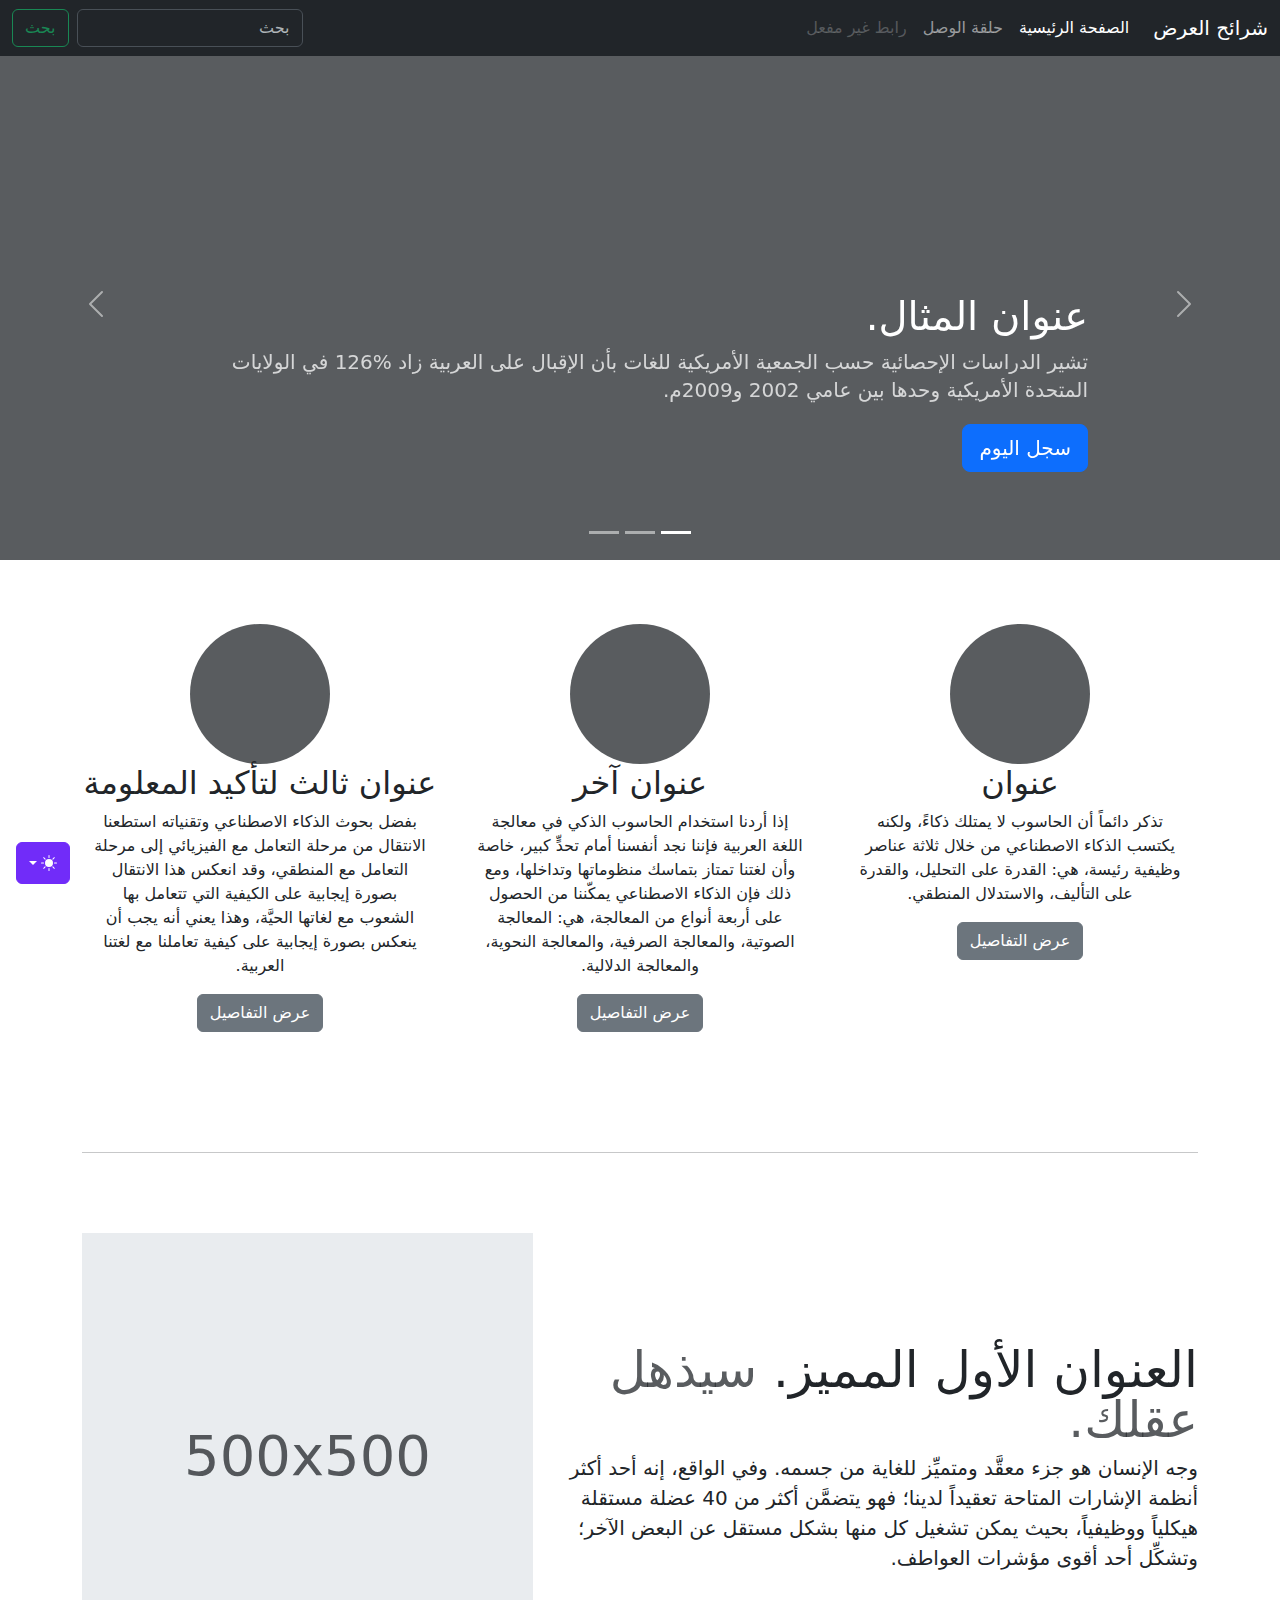
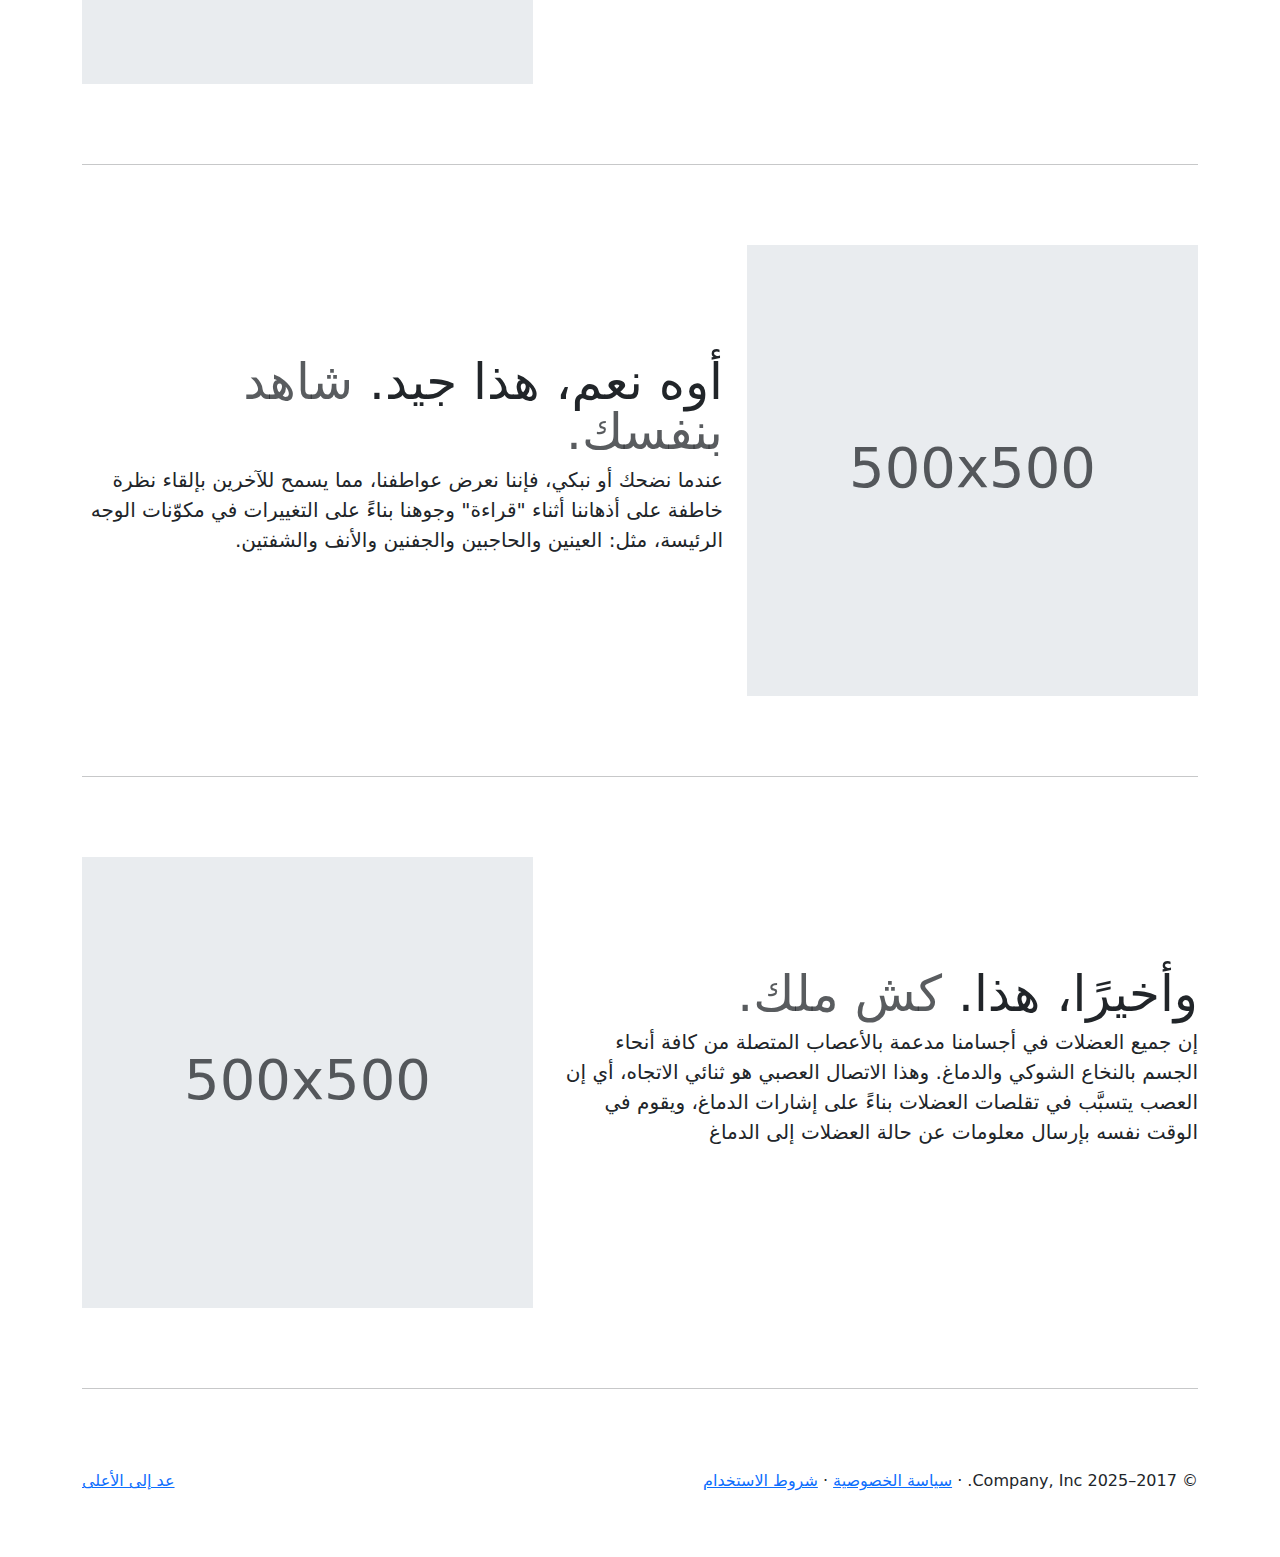
<file: TrabalhoFinal/bootstrap-5.3.7-examples/carousel-rtl/index.html>
<!DOCTYPE html><html lang="ar" dir="rtl" data-bs-theme="auto"> <head><meta charset="utf-8"><meta name="viewport" content="width=device-width, initial-scale=1"><meta name="description" content=""><meta name="author" content="Mark Otto, Jacob Thornton, and Bootstrap contributors"><meta name="generator" content="Astro v5.9.2"><title>قالب  شرائح العرض · Bootstrap v5.3</title><link rel="canonical" href="https://getbootstrap.com/docs/5.3/examples/carousel-rtl/"><script src="../assets/js/color-modes.js"></script><link href="../assets/dist/css/bootstrap.rtl.min.css" rel="stylesheet"><meta name="theme-color" content="#712cf9"><link href="../carousel/carousel.rtl.css" rel="stylesheet"><style>.bd-placeholder-img{font-size:1.125rem;text-anchor:middle;-webkit-user-select:none;-moz-user-select:none;user-select:none}@media (min-width: 768px){.bd-placeholder-img-lg{font-size:3.5rem}}.b-example-divider{width:100%;height:3rem;background-color:#0000001a;border:solid rgba(0,0,0,.15);border-width:1px 0;box-shadow:inset 0 .5em 1.5em #0000001a,inset 0 .125em .5em #00000026}.b-example-vr{flex-shrink:0;width:1.5rem;height:100vh}.bi{vertical-align:-.125em;fill:currentColor}.nav-scroller{position:relative;z-index:2;height:2.75rem;overflow-y:hidden}.nav-scroller .nav{display:flex;flex-wrap:nowrap;padding-bottom:1rem;margin-top:-1px;overflow-x:auto;text-align:center;white-space:nowrap;-webkit-overflow-scrolling:touch}.btn-bd-primary{--bd-violet-bg: #712cf9;--bd-violet-rgb: 112.520718, 44.062154, 249.437846;--bs-btn-font-weight: 600;--bs-btn-color: var(--bs-white);--bs-btn-bg: var(--bd-violet-bg);--bs-btn-border-color: var(--bd-violet-bg);--bs-btn-hover-color: var(--bs-white);--bs-btn-hover-bg: #6528e0;--bs-btn-hover-border-color: #6528e0;--bs-btn-focus-shadow-rgb: var(--bd-violet-rgb);--bs-btn-active-color: var(--bs-btn-hover-color);--bs-btn-active-bg: #5a23c8;--bs-btn-active-border-color: #5a23c8}.bd-mode-toggle{z-index:1500}.bd-mode-toggle .bi{width:1em;height:1em}.bd-mode-toggle .dropdown-menu .active .bi{display:block!important}
</style></head> <body> <svg xmlns="http://www.w3.org/2000/svg" class="d-none"> <symbol id="check2" viewBox="0 0 16 16"> <path d="M13.854 3.646a.5.5 0 0 1 0 .708l-7 7a.5.5 0 0 1-.708 0l-3.5-3.5a.5.5 0 1 1 .708-.708L6.5 10.293l6.646-6.647a.5.5 0 0 1 .708 0z"></path> </symbol> <symbol id="circle-half" viewBox="0 0 16 16"> <path d="M8 15A7 7 0 1 0 8 1v14zm0 1A8 8 0 1 1 8 0a8 8 0 0 1 0 16z"></path> </symbol> <symbol id="moon-stars-fill" viewBox="0 0 16 16"> <path d="M6 .278a.768.768 0 0 1 .08.858 7.208 7.208 0 0 0-.878 3.46c0 4.021 3.278 7.277 7.318 7.277.527 0 1.04-.055 1.533-.16a.787.787 0 0 1 .81.316.733.733 0 0 1-.031.893A8.349 8.349 0 0 1 8.344 16C3.734 16 0 12.286 0 7.71 0 4.266 2.114 1.312 5.124.06A.752.752 0 0 1 6 .278z"></path> <path d="M10.794 3.148a.217.217 0 0 1 .412 0l.387 1.162c.173.518.579.924 1.097 1.097l1.162.387a.217.217 0 0 1 0 .412l-1.162.387a1.734 1.734 0 0 0-1.097 1.097l-.387 1.162a.217.217 0 0 1-.412 0l-.387-1.162A1.734 1.734 0 0 0 9.31 6.593l-1.162-.387a.217.217 0 0 1 0-.412l1.162-.387a1.734 1.734 0 0 0 1.097-1.097l.387-1.162zM13.863.099a.145.145 0 0 1 .274 0l.258.774c.115.346.386.617.732.732l.774.258a.145.145 0 0 1 0 .274l-.774.258a1.156 1.156 0 0 0-.732.732l-.258.774a.145.145 0 0 1-.274 0l-.258-.774a1.156 1.156 0 0 0-.732-.732l-.774-.258a.145.145 0 0 1 0-.274l.774-.258c.346-.115.617-.386.732-.732L13.863.1z"></path> </symbol> <symbol id="sun-fill" viewBox="0 0 16 16"> <path d="M8 12a4 4 0 1 0 0-8 4 4 0 0 0 0 8zM8 0a.5.5 0 0 1 .5.5v2a.5.5 0 0 1-1 0v-2A.5.5 0 0 1 8 0zm0 13a.5.5 0 0 1 .5.5v2a.5.5 0 0 1-1 0v-2A.5.5 0 0 1 8 13zm8-5a.5.5 0 0 1-.5.5h-2a.5.5 0 0 1 0-1h2a.5.5 0 0 1 .5.5zM3 8a.5.5 0 0 1-.5.5h-2a.5.5 0 0 1 0-1h2A.5.5 0 0 1 3 8zm10.657-5.657a.5.5 0 0 1 0 .707l-1.414 1.415a.5.5 0 1 1-.707-.708l1.414-1.414a.5.5 0 0 1 .707 0zm-9.193 9.193a.5.5 0 0 1 0 .707L3.05 13.657a.5.5 0 0 1-.707-.707l1.414-1.414a.5.5 0 0 1 .707 0zm9.193 2.121a.5.5 0 0 1-.707 0l-1.414-1.414a.5.5 0 0 1 .707-.707l1.414 1.414a.5.5 0 0 1 0 .707zM4.464 4.465a.5.5 0 0 1-.707 0L2.343 3.05a.5.5 0 1 1 .707-.707l1.414 1.414a.5.5 0 0 1 0 .708z"></path> </symbol> </svg> <div class="dropdown position-fixed bottom-0 end-0 mb-3 me-3 bd-mode-toggle"> <button class="btn btn-bd-primary py-2 dropdown-toggle d-flex align-items-center" id="bd-theme" type="button" aria-expanded="false" data-bs-toggle="dropdown" aria-label="Toggle theme (auto)"> <svg class="bi my-1 theme-icon-active" aria-hidden="true"><use href="#circle-half"></use></svg> <span class="visually-hidden" id="bd-theme-text">Toggle theme</span> </button> <ul class="dropdown-menu dropdown-menu-end shadow" aria-labelledby="bd-theme-text"> <li> <button type="button" class="dropdown-item d-flex align-items-center" data-bs-theme-value="light" aria-pressed="false"> <svg class="bi me-2 opacity-50" aria-hidden="true"><use href="#sun-fill"></use></svg>
Light
<svg class="bi ms-auto d-none" aria-hidden="true"><use href="#check2"></use></svg> </button> </li> <li> <button type="button" class="dropdown-item d-flex align-items-center" data-bs-theme-value="dark" aria-pressed="false"> <svg class="bi me-2 opacity-50" aria-hidden="true"><use href="#moon-stars-fill"></use></svg>
Dark
<svg class="bi ms-auto d-none" aria-hidden="true"><use href="#check2"></use></svg> </button> </li> <li> <button type="button" class="dropdown-item d-flex align-items-center active" data-bs-theme-value="auto" aria-pressed="true"> <svg class="bi me-2 opacity-50" aria-hidden="true"><use href="#circle-half"></use></svg>
Auto
<svg class="bi ms-auto d-none" aria-hidden="true"><use href="#check2"></use></svg> </button> </li> </ul> </div>  <header data-bs-theme="dark"> <nav class="navbar navbar-expand-md navbar-dark fixed-top bg-dark"> <div class="container-fluid"> <a class="navbar-brand" href="#">شرائح العرض</a> <button class="navbar-toggler" type="button" data-bs-toggle="collapse" data-bs-target="#navbarCollapse" aria-controls="navbarCollapse" aria-expanded="false" aria-label="تبديل التنقل"> <span class="navbar-toggler-icon"></span> </button> <div class="collapse navbar-collapse" id="navbarCollapse"> <ul class="navbar-nav me-auto mb-2 mb-md-0"> <li class="nav-item"> <a class="nav-link active" aria-current="page" href="#">الصفحة الرئيسية</a> </li> <li class="nav-item"> <a class="nav-link" href="#">حلقة الوصل</a> </li> <li class="nav-item"> <a class="nav-link disabled" aria-disabled="true">رابط غير مفعل</a> </li> </ul> <form class="d-flex" role="search"> <input class="form-control me-2" type="search" placeholder="بحث" aria-label="بحث"> <button class="btn btn-outline-success" type="submit">بحث</button> </form> </div> </div> </nav> </header> <main> <div id="myCarousel" class="carousel slide mb-6" data-bs-ride="carousel"> <div class="carousel-indicators"> <button type="button" data-bs-target="#myCarousel" data-bs-slide-to="0" class="active" aria-current="true" aria-label="Slide 1"></button> <button type="button" data-bs-target="#myCarousel" data-bs-slide-to="1" aria-label="Slide 2"></button> <button type="button" data-bs-target="#myCarousel" data-bs-slide-to="2" aria-label="Slide 3"></button> </div> <div class="carousel-inner"> <div class="carousel-item active"> <svg aria-hidden="true" class="bd-placeholder-img " height="100%" preserveAspectRatio="xMidYMid slice" width="100%" xmlns="http://www.w3.org/2000/svg"><rect width="100%" height="100%" fill="var(--bs-secondary-color)"></rect></svg> <div class="container"> <div class="carousel-caption text-start"> <h1>عنوان المثال.</h1> <p class="opacity-75">تشير الدراسات الإحصائية حسب الجمعية الأمريكية للغات بأن الإقبال على العربية زاد %126 في الولايات المتحدة الأمريكية وحدها بين عامي 2002 و2009م.</p> <p><a class="btn btn-lg btn-primary" href="#">سجل اليوم</a></p> </div> </div> </div> <div class="carousel-item"> <svg aria-hidden="true" class="bd-placeholder-img " height="100%" preserveAspectRatio="xMidYMid slice" width="100%" xmlns="http://www.w3.org/2000/svg"><rect width="100%" height="100%" fill="var(--bs-secondary-color)"></rect></svg> <div class="container"> <div class="carousel-caption"> <h1>عنوان مثال آخر.</h1> <p>حسب المجلس الثقافي البريطاني فإن تعليم الإنجليزية داخل بريطانيا يسهم في تعزيز اقتصادها بما يتجاوز ملياري جنيه سنوياً، كما أنه وفر أكثر من 26 ألف وظيفة.</p> <p><a class="btn btn-lg btn-primary" href="#">أعرف أكثر</a></p> </div> </div> </div> <div class="carousel-item"> <svg aria-hidden="true" class="bd-placeholder-img " height="100%" preserveAspectRatio="xMidYMid slice" width="100%" xmlns="http://www.w3.org/2000/svg"><rect width="100%" height="100%" fill="var(--bs-secondary-color)"></rect></svg> <div class="container"> <div class="carousel-caption text-end"> <h1>واحد أكثر لقياس جيد.</h1> <p>الإحصاءات لحجم الاستثمار اللغوي خارج بريطانيا تتفاوت من سنة لأخرى إلا أن المدير التنفيذي للمجلس الثقافي البريطاني إدي بايرز يرى أن استثمار تعليم الإنجليزية في الخارج لا يحسب على المستوى المالي فحسب بل على المستوى السياسي أيضاً.</p> <p><a class="btn btn-lg btn-primary" href="#">تصفح المعرض</a></p> </div> </div> </div> </div> <button class="carousel-control-prev" type="button" data-bs-target="#myCarousel" data-bs-slide="prev"> <span class="carousel-control-prev-icon" aria-hidden="true"></span> <span class="visually-hidden">السابق</span> </button> <button class="carousel-control-next" type="button" data-bs-target="#myCarousel" data-bs-slide="next"> <span class="carousel-control-next-icon" aria-hidden="true"></span> <span class="visually-hidden">التالي</span> </button> </div> <!-- Marketing messaging and featurettes
  ================================================== --> <!-- Wrap the rest of the page in another container to center all the content. --> <div class="container marketing"> <!-- Three columns of text below the carousel --> <div class="row"> <div class="col-lg-4"> <svg aria-label="Placeholder" class="bd-placeholder-img rounded-circle" height="140" preserveAspectRatio="xMidYMid slice" role="img" width="140" xmlns="http://www.w3.org/2000/svg"><title>Placeholder</title><rect width="100%" height="100%" fill="var(--bs-secondary-color)"></rect></svg> <h2 class="fw-normal">عنوان</h2> <p>تذكر دائماً أن الحاسوب لا يمتلك ذكاءً، ولكنه يكتسب الذكاء الاصطناعي من خلال ثلاثة عناصر وظيفية رئيسة، هي: القدرة على التحليل، والقدرة على التأليف، والاستدلال المنطقي.</p> <p><a class="btn btn-secondary" href="#">عرض التفاصيل</a></p> </div><!-- /.col-lg-4 --> <div class="col-lg-4"> <svg aria-label="Placeholder" class="bd-placeholder-img rounded-circle" height="140" preserveAspectRatio="xMidYMid slice" role="img" width="140" xmlns="http://www.w3.org/2000/svg"><title>Placeholder</title><rect width="100%" height="100%" fill="var(--bs-secondary-color)"></rect></svg> <h2 class="fw-normal">عنوان آخر</h2> <p>إذا أردنا استخدام الحاسوب الذكي في معالجة اللغة العربية فإننا نجد أنفسنا أمام تحدٍّ كبير، خاصة وأن لغتنا تمتاز بتماسك منظوماتها وتداخلها، ومع ذلك فإن الذكاء الاصطناعي يمكّننا من الحصول على أربعة أنواع من المعالجة، هي: المعالجة الصوتية، والمعالجة الصرفية، والمعالجة النحوية، والمعالجة الدلالية.</p> <p><a class="btn btn-secondary" href="#">عرض التفاصيل</a></p> </div><!-- /.col-lg-4 --> <div class="col-lg-4"> <svg aria-label="Placeholder" class="bd-placeholder-img rounded-circle" height="140" preserveAspectRatio="xMidYMid slice" role="img" width="140" xmlns="http://www.w3.org/2000/svg"><title>Placeholder</title><rect width="100%" height="100%" fill="var(--bs-secondary-color)"></rect></svg> <h2 class="fw-normal">عنوان ثالث لتأكيد المعلومة</h2> <p>بفضل بحوث الذكاء الاصطناعي وتقنياته استطعنا الانتقال من مرحلة التعامل مع الفيزيائي إلى مرحلة التعامل مع المنطقي، وقد انعكس هذا الانتقال بصورة إيجابية على الكيفية التي تتعامل بها الشعوب مع لغاتها الحيَّة، وهذا يعني أنه يجب أن ينعكس بصورة إيجابية على كيفية تعاملنا مع لغتنا العربية.</p> <p><a class="btn btn-secondary" href="#">عرض التفاصيل</a></p> </div><!-- /.col-lg-4 --> </div><!-- /.row --> <!-- START THE FEATURETTES --> <hr class="featurette-divider"> <div class="row featurette"> <div class="col-md-7"> <h2 class="featurette-heading fw-normal lh-1">العنوان الأول المميز. <span class="text-body-secondary"> سيذهل عقلك. </span></h2> <p class="lead">وجه الإنسان هو جزء معقَّد ومتميِّز للغاية من جسمه. وفي الواقع، إنه أحد أكثر أنظمة الإشارات المتاحة تعقيداً لدينا؛ فهو يتضمَّن أكثر من 40 عضلة مستقلة هيكلياً ووظيفياً، بحيث يمكن تشغيل كل منها بشكل مستقل عن البعض الآخر؛ وتشكِّل أحد أقوى مؤشرات العواطف.</p> </div> <div class="col-md-5"> <svg aria-label="Placeholder: 500x500" class="bd-placeholder-img bd-placeholder-img-lg featurette-image img-fluid mx-auto" height="500" preserveAspectRatio="xMidYMid slice" role="img" width="500" xmlns="http://www.w3.org/2000/svg"><title>Placeholder</title><rect width="100%" height="100%" fill="var(--bs-secondary-bg)"></rect><text x="50%" y="50%" fill="var(--bs-secondary-color)" dy=".3em">500x500</text></svg> </div> </div> <hr class="featurette-divider"> <div class="row featurette"> <div class="col-md-7 order-md-2"> <h2 class="featurette-heading fw-normal lh-1">أوه نعم، هذا جيد. <span class="text-body-secondary"> شاهد بنفسك. </span></h2> <p class="lead">عندما نضحك أو نبكي، فإننا نعرض عواطفنا، مما يسمح للآخرين بإلقاء نظرة خاطفة على أذهاننا أثناء "قراءة" وجوهنا بناءً على التغييرات في مكوّنات الوجه الرئيسة، مثل: العينين والحاجبين والجفنين والأنف والشفتين.</p> </div> <div class="col-md-5 order-md-1"> <svg aria-label="Placeholder: 500x500" class="bd-placeholder-img bd-placeholder-img-lg featurette-image img-fluid mx-auto" height="500" preserveAspectRatio="xMidYMid slice" role="img" width="500" xmlns="http://www.w3.org/2000/svg"><title>Placeholder</title><rect width="100%" height="100%" fill="var(--bs-secondary-bg)"></rect><text x="50%" y="50%" fill="var(--bs-secondary-color)" dy=".3em">500x500</text></svg> </div> </div> <hr class="featurette-divider"> <div class="row featurette"> <div class="col-md-7"> <h2 class="featurette-heading fw-normal lh-1">وأخيرًا، هذا. <span class="text-body-secondary"> كش ملك. </span></h2> <p class="lead">إن جميع العضلات في أجسامنا مدعمة بالأعصاب المتصلة من كافة أنحاء الجسم بالنخاع الشوكي والدماغ. وهذا الاتصال العصبي هو ثنائي الاتجاه، أي إن العصب يتسبَّب في تقلصات العضلات بناءً على إشارات الدماغ، ويقوم في الوقت نفسه بإرسال معلومات عن حالة العضلات إلى الدماغ</p> </div> <div class="col-md-5"> <svg aria-label="Placeholder: 500x500" class="bd-placeholder-img bd-placeholder-img-lg featurette-image img-fluid mx-auto" height="500" preserveAspectRatio="xMidYMid slice" role="img" width="500" xmlns="http://www.w3.org/2000/svg"><title>Placeholder</title><rect width="100%" height="100%" fill="var(--bs-secondary-bg)"></rect><text x="50%" y="50%" fill="var(--bs-secondary-color)" dy=".3em">500x500</text></svg> </div> </div> <hr class="featurette-divider"> <!-- /END THE FEATURETTES --> </div><!-- /.container --> <!-- FOOTER --> <footer class="container"> <p class="float-end"><a href="#">عد إلى الأعلى</a></p> <p>&copy; 2017–2025 Company, Inc. &middot; <a href="#">سياسة الخصوصية</a> &middot; <a href="#">شروط الاستخدام</a></p> </footer> </main>   <script src="../assets/dist/js/bootstrap.bundle.min.js" class="astro-vvvwv3sm"></script>  </body> </html>
</file>
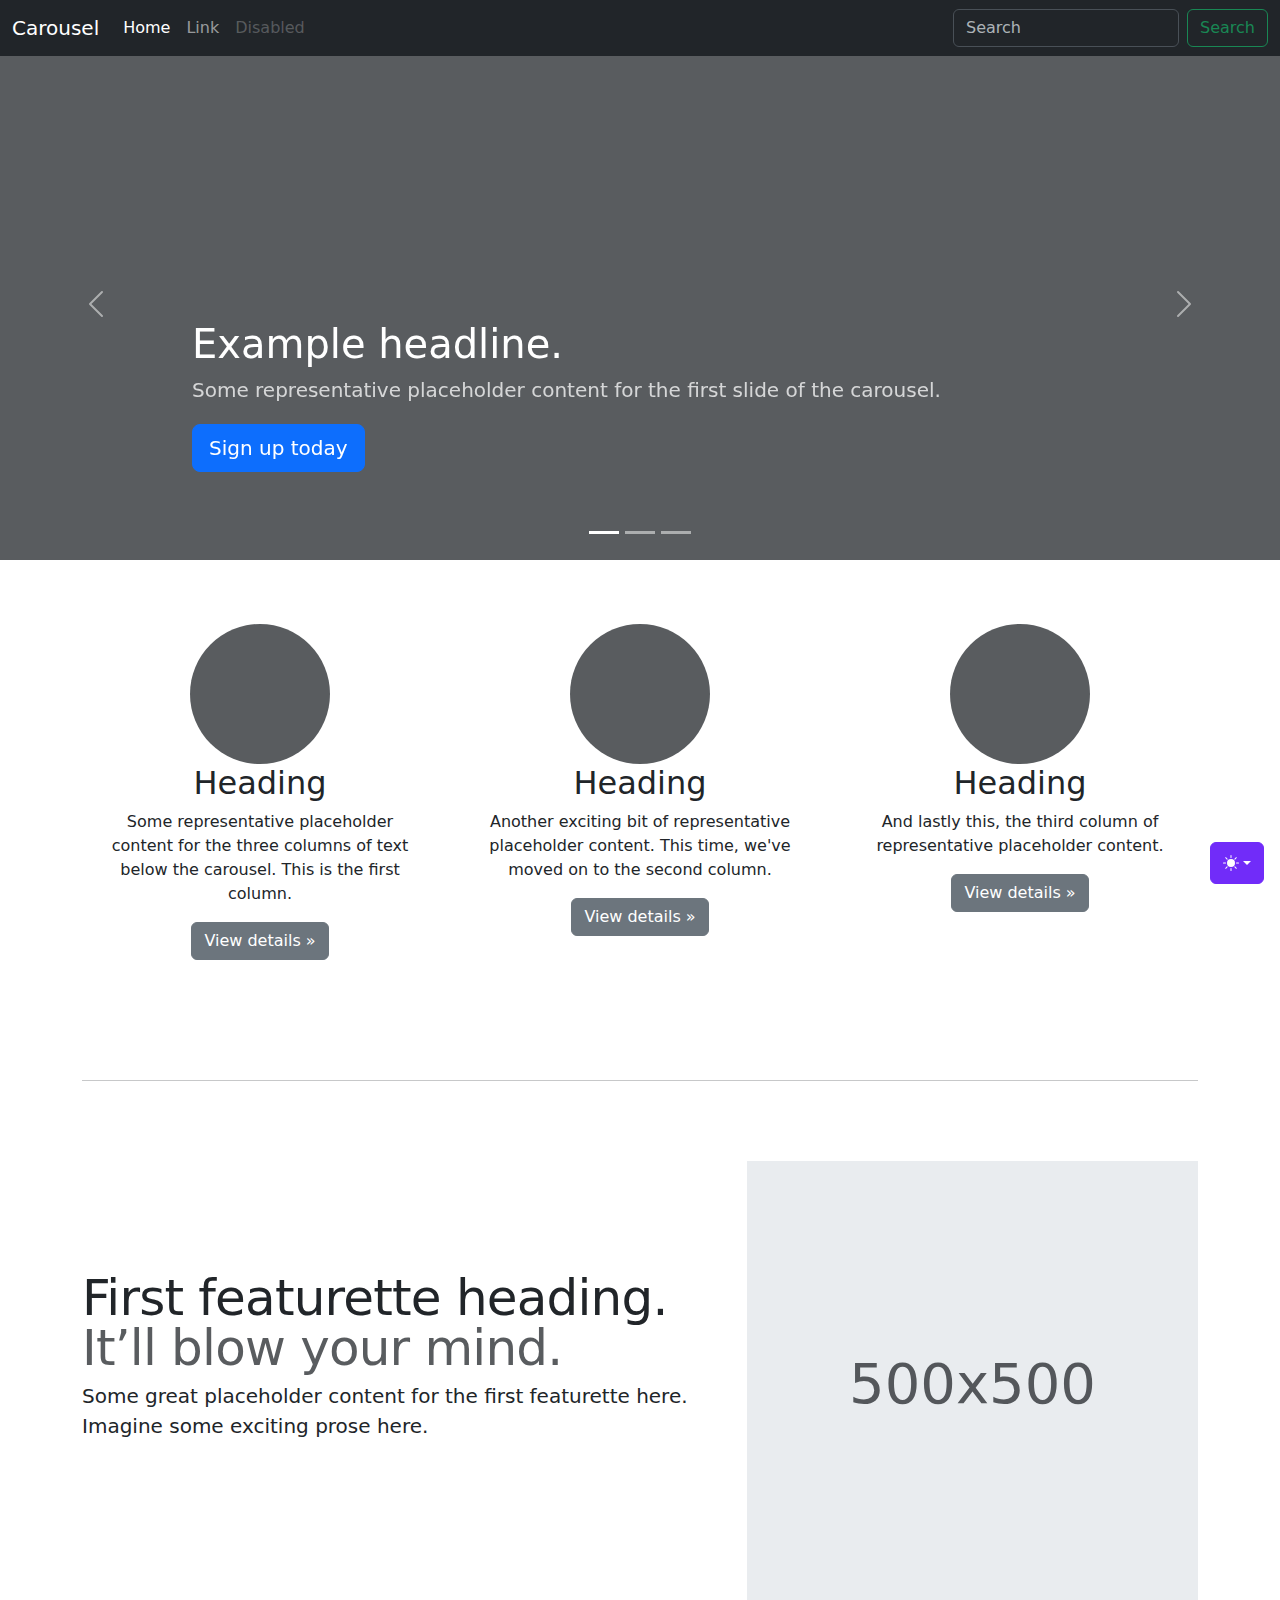
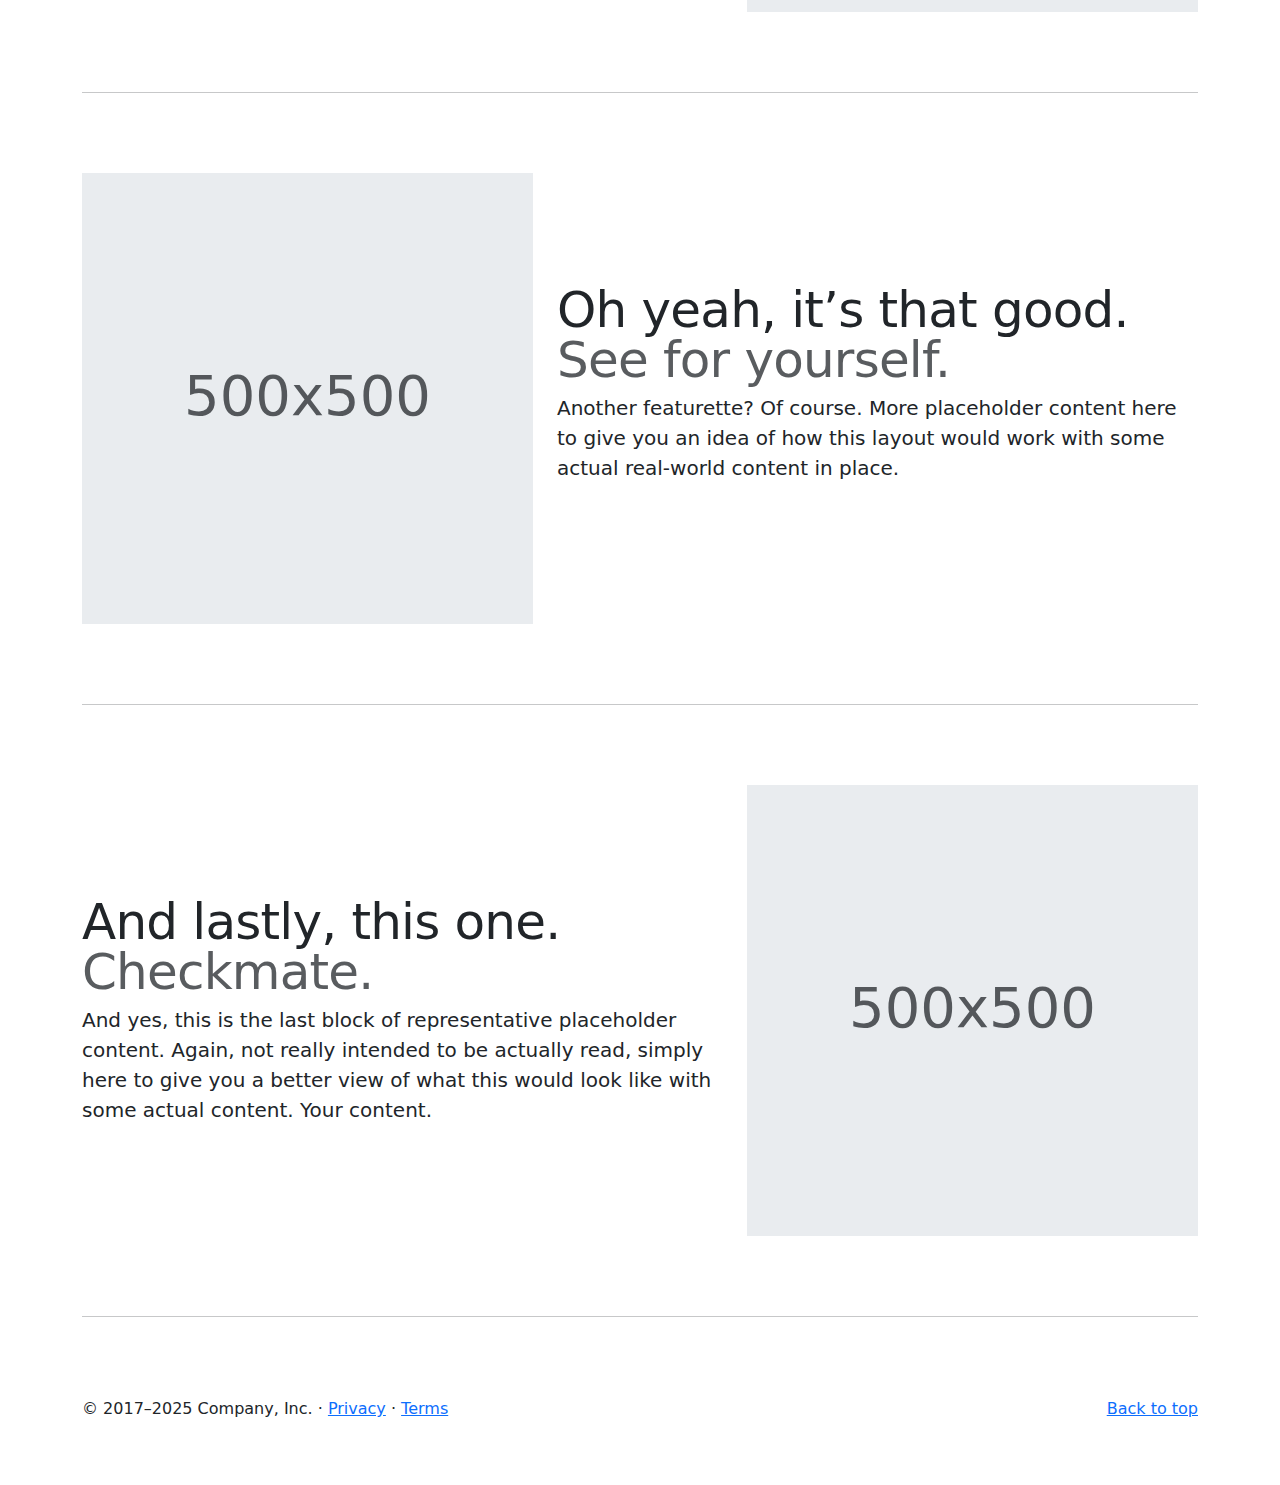
<file: TrabalhoFinal/bootstrap-5.3.7-examples/carousel/index.html>
<!DOCTYPE html><html lang="en" data-bs-theme="auto"> <head><meta charset="utf-8"><meta name="viewport" content="width=device-width, initial-scale=1"><meta name="description" content=""><meta name="author" content="Mark Otto, Jacob Thornton, and Bootstrap contributors"><meta name="generator" content="Astro v5.9.2"><title>Carousel Template · Bootstrap v5.3</title><link rel="canonical" href="https://getbootstrap.com/docs/5.3/examples/carousel/"><script src="../assets/js/color-modes.js"></script><link href="../assets/dist/css/bootstrap.min.css" rel="stylesheet"><meta name="theme-color" content="#712cf9"><link href="carousel.css" rel="stylesheet"><style>.bd-placeholder-img{font-size:1.125rem;text-anchor:middle;-webkit-user-select:none;-moz-user-select:none;user-select:none}@media (min-width: 768px){.bd-placeholder-img-lg{font-size:3.5rem}}.b-example-divider{width:100%;height:3rem;background-color:#0000001a;border:solid rgba(0,0,0,.15);border-width:1px 0;box-shadow:inset 0 .5em 1.5em #0000001a,inset 0 .125em .5em #00000026}.b-example-vr{flex-shrink:0;width:1.5rem;height:100vh}.bi{vertical-align:-.125em;fill:currentColor}.nav-scroller{position:relative;z-index:2;height:2.75rem;overflow-y:hidden}.nav-scroller .nav{display:flex;flex-wrap:nowrap;padding-bottom:1rem;margin-top:-1px;overflow-x:auto;text-align:center;white-space:nowrap;-webkit-overflow-scrolling:touch}.btn-bd-primary{--bd-violet-bg: #712cf9;--bd-violet-rgb: 112.520718, 44.062154, 249.437846;--bs-btn-font-weight: 600;--bs-btn-color: var(--bs-white);--bs-btn-bg: var(--bd-violet-bg);--bs-btn-border-color: var(--bd-violet-bg);--bs-btn-hover-color: var(--bs-white);--bs-btn-hover-bg: #6528e0;--bs-btn-hover-border-color: #6528e0;--bs-btn-focus-shadow-rgb: var(--bd-violet-rgb);--bs-btn-active-color: var(--bs-btn-hover-color);--bs-btn-active-bg: #5a23c8;--bs-btn-active-border-color: #5a23c8}.bd-mode-toggle{z-index:1500}.bd-mode-toggle .bi{width:1em;height:1em}.bd-mode-toggle .dropdown-menu .active .bi{display:block!important}
</style></head> <body> <svg xmlns="http://www.w3.org/2000/svg" class="d-none"> <symbol id="check2" viewBox="0 0 16 16"> <path d="M13.854 3.646a.5.5 0 0 1 0 .708l-7 7a.5.5 0 0 1-.708 0l-3.5-3.5a.5.5 0 1 1 .708-.708L6.5 10.293l6.646-6.647a.5.5 0 0 1 .708 0z"></path> </symbol> <symbol id="circle-half" viewBox="0 0 16 16"> <path d="M8 15A7 7 0 1 0 8 1v14zm0 1A8 8 0 1 1 8 0a8 8 0 0 1 0 16z"></path> </symbol> <symbol id="moon-stars-fill" viewBox="0 0 16 16"> <path d="M6 .278a.768.768 0 0 1 .08.858 7.208 7.208 0 0 0-.878 3.46c0 4.021 3.278 7.277 7.318 7.277.527 0 1.04-.055 1.533-.16a.787.787 0 0 1 .81.316.733.733 0 0 1-.031.893A8.349 8.349 0 0 1 8.344 16C3.734 16 0 12.286 0 7.71 0 4.266 2.114 1.312 5.124.06A.752.752 0 0 1 6 .278z"></path> <path d="M10.794 3.148a.217.217 0 0 1 .412 0l.387 1.162c.173.518.579.924 1.097 1.097l1.162.387a.217.217 0 0 1 0 .412l-1.162.387a1.734 1.734 0 0 0-1.097 1.097l-.387 1.162a.217.217 0 0 1-.412 0l-.387-1.162A1.734 1.734 0 0 0 9.31 6.593l-1.162-.387a.217.217 0 0 1 0-.412l1.162-.387a1.734 1.734 0 0 0 1.097-1.097l.387-1.162zM13.863.099a.145.145 0 0 1 .274 0l.258.774c.115.346.386.617.732.732l.774.258a.145.145 0 0 1 0 .274l-.774.258a1.156 1.156 0 0 0-.732.732l-.258.774a.145.145 0 0 1-.274 0l-.258-.774a1.156 1.156 0 0 0-.732-.732l-.774-.258a.145.145 0 0 1 0-.274l.774-.258c.346-.115.617-.386.732-.732L13.863.1z"></path> </symbol> <symbol id="sun-fill" viewBox="0 0 16 16"> <path d="M8 12a4 4 0 1 0 0-8 4 4 0 0 0 0 8zM8 0a.5.5 0 0 1 .5.5v2a.5.5 0 0 1-1 0v-2A.5.5 0 0 1 8 0zm0 13a.5.5 0 0 1 .5.5v2a.5.5 0 0 1-1 0v-2A.5.5 0 0 1 8 13zm8-5a.5.5 0 0 1-.5.5h-2a.5.5 0 0 1 0-1h2a.5.5 0 0 1 .5.5zM3 8a.5.5 0 0 1-.5.5h-2a.5.5 0 0 1 0-1h2A.5.5 0 0 1 3 8zm10.657-5.657a.5.5 0 0 1 0 .707l-1.414 1.415a.5.5 0 1 1-.707-.708l1.414-1.414a.5.5 0 0 1 .707 0zm-9.193 9.193a.5.5 0 0 1 0 .707L3.05 13.657a.5.5 0 0 1-.707-.707l1.414-1.414a.5.5 0 0 1 .707 0zm9.193 2.121a.5.5 0 0 1-.707 0l-1.414-1.414a.5.5 0 0 1 .707-.707l1.414 1.414a.5.5 0 0 1 0 .707zM4.464 4.465a.5.5 0 0 1-.707 0L2.343 3.05a.5.5 0 1 1 .707-.707l1.414 1.414a.5.5 0 0 1 0 .708z"></path> </symbol> </svg> <div class="dropdown position-fixed bottom-0 end-0 mb-3 me-3 bd-mode-toggle"> <button class="btn btn-bd-primary py-2 dropdown-toggle d-flex align-items-center" id="bd-theme" type="button" aria-expanded="false" data-bs-toggle="dropdown" aria-label="Toggle theme (auto)"> <svg class="bi my-1 theme-icon-active" aria-hidden="true"><use href="#circle-half"></use></svg> <span class="visually-hidden" id="bd-theme-text">Toggle theme</span> </button> <ul class="dropdown-menu dropdown-menu-end shadow" aria-labelledby="bd-theme-text"> <li> <button type="button" class="dropdown-item d-flex align-items-center" data-bs-theme-value="light" aria-pressed="false"> <svg class="bi me-2 opacity-50" aria-hidden="true"><use href="#sun-fill"></use></svg>
Light
<svg class="bi ms-auto d-none" aria-hidden="true"><use href="#check2"></use></svg> </button> </li> <li> <button type="button" class="dropdown-item d-flex align-items-center" data-bs-theme-value="dark" aria-pressed="false"> <svg class="bi me-2 opacity-50" aria-hidden="true"><use href="#moon-stars-fill"></use></svg>
Dark
<svg class="bi ms-auto d-none" aria-hidden="true"><use href="#check2"></use></svg> </button> </li> <li> <button type="button" class="dropdown-item d-flex align-items-center active" data-bs-theme-value="auto" aria-pressed="true"> <svg class="bi me-2 opacity-50" aria-hidden="true"><use href="#circle-half"></use></svg>
Auto
<svg class="bi ms-auto d-none" aria-hidden="true"><use href="#check2"></use></svg> </button> </li> </ul> </div>  <header data-bs-theme="dark"> <nav class="navbar navbar-expand-md navbar-dark fixed-top bg-dark"> <div class="container-fluid"> <a class="navbar-brand" href="#">Carousel</a> <button class="navbar-toggler" type="button" data-bs-toggle="collapse" data-bs-target="#navbarCollapse" aria-controls="navbarCollapse" aria-expanded="false" aria-label="Toggle navigation"> <span class="navbar-toggler-icon"></span> </button> <div class="collapse navbar-collapse" id="navbarCollapse"> <ul class="navbar-nav me-auto mb-2 mb-md-0"> <li class="nav-item"> <a class="nav-link active" aria-current="page" href="#">Home</a> </li> <li class="nav-item"> <a class="nav-link" href="#">Link</a> </li> <li class="nav-item"> <a class="nav-link disabled" aria-disabled="true">Disabled</a> </li> </ul> <form class="d-flex" role="search"> <input class="form-control me-2" type="search" placeholder="Search" aria-label="Search"> <button class="btn btn-outline-success" type="submit">Search</button> </form> </div> </div> </nav> </header> <main> <div id="myCarousel" class="carousel slide mb-6" data-bs-ride="carousel"> <div class="carousel-indicators"> <button type="button" data-bs-target="#myCarousel" data-bs-slide-to="0" class="active" aria-current="true" aria-label="Slide 1"></button> <button type="button" data-bs-target="#myCarousel" data-bs-slide-to="1" aria-label="Slide 2"></button> <button type="button" data-bs-target="#myCarousel" data-bs-slide-to="2" aria-label="Slide 3"></button> </div> <div class="carousel-inner"> <div class="carousel-item active"> <svg aria-hidden="true" class="bd-placeholder-img " height="100%" preserveAspectRatio="xMidYMid slice" width="100%" xmlns="http://www.w3.org/2000/svg"><rect width="100%" height="100%" fill="var(--bs-secondary-color)"></rect></svg> <div class="container"> <div class="carousel-caption text-start"> <h1>Example headline.</h1> <p class="opacity-75">Some representative placeholder content for the first slide of the carousel.</p> <p><a class="btn btn-lg btn-primary" href="#">Sign up today</a></p> </div> </div> </div> <div class="carousel-item"> <svg aria-hidden="true" class="bd-placeholder-img " height="100%" preserveAspectRatio="xMidYMid slice" width="100%" xmlns="http://www.w3.org/2000/svg"><rect width="100%" height="100%" fill="var(--bs-secondary-color)"></rect></svg> <div class="container"> <div class="carousel-caption"> <h1>Another example headline.</h1> <p>Some representative placeholder content for the second slide of the carousel.</p> <p><a class="btn btn-lg btn-primary" href="#">Learn more</a></p> </div> </div> </div> <div class="carousel-item"> <svg aria-hidden="true" class="bd-placeholder-img " height="100%" preserveAspectRatio="xMidYMid slice" width="100%" xmlns="http://www.w3.org/2000/svg"><rect width="100%" height="100%" fill="var(--bs-secondary-color)"></rect></svg> <div class="container"> <div class="carousel-caption text-end"> <h1>One more for good measure.</h1> <p>Some representative placeholder content for the third slide of this carousel.</p> <p><a class="btn btn-lg btn-primary" href="#">Browse gallery</a></p> </div> </div> </div> </div> <button class="carousel-control-prev" type="button" data-bs-target="#myCarousel" data-bs-slide="prev"> <span class="carousel-control-prev-icon" aria-hidden="true"></span> <span class="visually-hidden">Previous</span> </button> <button class="carousel-control-next" type="button" data-bs-target="#myCarousel" data-bs-slide="next"> <span class="carousel-control-next-icon" aria-hidden="true"></span> <span class="visually-hidden">Next</span> </button> </div> <!-- Marketing messaging and featurettes
  ================================================== --> <!-- Wrap the rest of the page in another container to center all the content. --> <div class="container marketing"> <!-- Three columns of text below the carousel --> <div class="row"> <div class="col-lg-4"> <svg aria-label="Placeholder" class="bd-placeholder-img rounded-circle" height="140" preserveAspectRatio="xMidYMid slice" role="img" width="140" xmlns="http://www.w3.org/2000/svg"><title>Placeholder</title><rect width="100%" height="100%" fill="var(--bs-secondary-color)"></rect></svg> <h2 class="fw-normal">Heading</h2> <p>Some representative placeholder content for the three columns of text below the carousel. This is the first column.</p> <p><a class="btn btn-secondary" href="#">View details &raquo;</a></p> </div><!-- /.col-lg-4 --> <div class="col-lg-4"> <svg aria-label="Placeholder" class="bd-placeholder-img rounded-circle" height="140" preserveAspectRatio="xMidYMid slice" role="img" width="140" xmlns="http://www.w3.org/2000/svg"><title>Placeholder</title><rect width="100%" height="100%" fill="var(--bs-secondary-color)"></rect></svg> <h2 class="fw-normal">Heading</h2> <p>Another exciting bit of representative placeholder content. This time, we've moved on to the second column.</p> <p><a class="btn btn-secondary" href="#">View details &raquo;</a></p> </div><!-- /.col-lg-4 --> <div class="col-lg-4"> <svg aria-label="Placeholder" class="bd-placeholder-img rounded-circle" height="140" preserveAspectRatio="xMidYMid slice" role="img" width="140" xmlns="http://www.w3.org/2000/svg"><title>Placeholder</title><rect width="100%" height="100%" fill="var(--bs-secondary-color)"></rect></svg> <h2 class="fw-normal">Heading</h2> <p>And lastly this, the third column of representative placeholder content.</p> <p><a class="btn btn-secondary" href="#">View details &raquo;</a></p> </div><!-- /.col-lg-4 --> </div><!-- /.row --> <!-- START THE FEATURETTES --> <hr class="featurette-divider"> <div class="row featurette"> <div class="col-md-7"> <h2 class="featurette-heading fw-normal lh-1">First featurette heading. <span class="text-body-secondary">It’ll blow your mind.</span></h2> <p class="lead">Some great placeholder content for the first featurette here. Imagine some exciting prose here.</p> </div> <div class="col-md-5"> <svg aria-label="Placeholder: 500x500" class="bd-placeholder-img bd-placeholder-img-lg featurette-image img-fluid mx-auto" height="500" preserveAspectRatio="xMidYMid slice" role="img" width="500" xmlns="http://www.w3.org/2000/svg"><title>Placeholder</title><rect width="100%" height="100%" fill="var(--bs-secondary-bg)"></rect><text x="50%" y="50%" fill="var(--bs-secondary-color)" dy=".3em">500x500</text></svg> </div> </div> <hr class="featurette-divider"> <div class="row featurette"> <div class="col-md-7 order-md-2"> <h2 class="featurette-heading fw-normal lh-1">Oh yeah, it’s that good. <span class="text-body-secondary">See for yourself.</span></h2> <p class="lead">Another featurette? Of course. More placeholder content here to give you an idea of how this layout would work with some actual real-world content in place.</p> </div> <div class="col-md-5 order-md-1"> <svg aria-label="Placeholder: 500x500" class="bd-placeholder-img bd-placeholder-img-lg featurette-image img-fluid mx-auto" height="500" preserveAspectRatio="xMidYMid slice" role="img" width="500" xmlns="http://www.w3.org/2000/svg"><title>Placeholder</title><rect width="100%" height="100%" fill="var(--bs-secondary-bg)"></rect><text x="50%" y="50%" fill="var(--bs-secondary-color)" dy=".3em">500x500</text></svg> </div> </div> <hr class="featurette-divider"> <div class="row featurette"> <div class="col-md-7"> <h2 class="featurette-heading fw-normal lh-1">And lastly, this one. <span class="text-body-secondary">Checkmate.</span></h2> <p class="lead">And yes, this is the last block of representative placeholder content. Again, not really intended to be actually read, simply here to give you a better view of what this would look like with some actual content. Your content.</p> </div> <div class="col-md-5"> <svg aria-label="Placeholder: 500x500" class="bd-placeholder-img bd-placeholder-img-lg featurette-image img-fluid mx-auto" height="500" preserveAspectRatio="xMidYMid slice" role="img" width="500" xmlns="http://www.w3.org/2000/svg"><title>Placeholder</title><rect width="100%" height="100%" fill="var(--bs-secondary-bg)"></rect><text x="50%" y="50%" fill="var(--bs-secondary-color)" dy=".3em">500x500</text></svg> </div> </div> <hr class="featurette-divider"> <!-- /END THE FEATURETTES --> </div><!-- /.container --> <!-- FOOTER --> <footer class="container"> <p class="float-end"><a href="#">Back to top</a></p> <p>&copy; 2017–2025 Company, Inc. &middot; <a href="#">Privacy</a> &middot; <a href="#">Terms</a></p> </footer> </main>   <script src="../assets/dist/js/bootstrap.bundle.min.js" class="astro-vvvwv3sm"></script>  </body> </html>
</file>
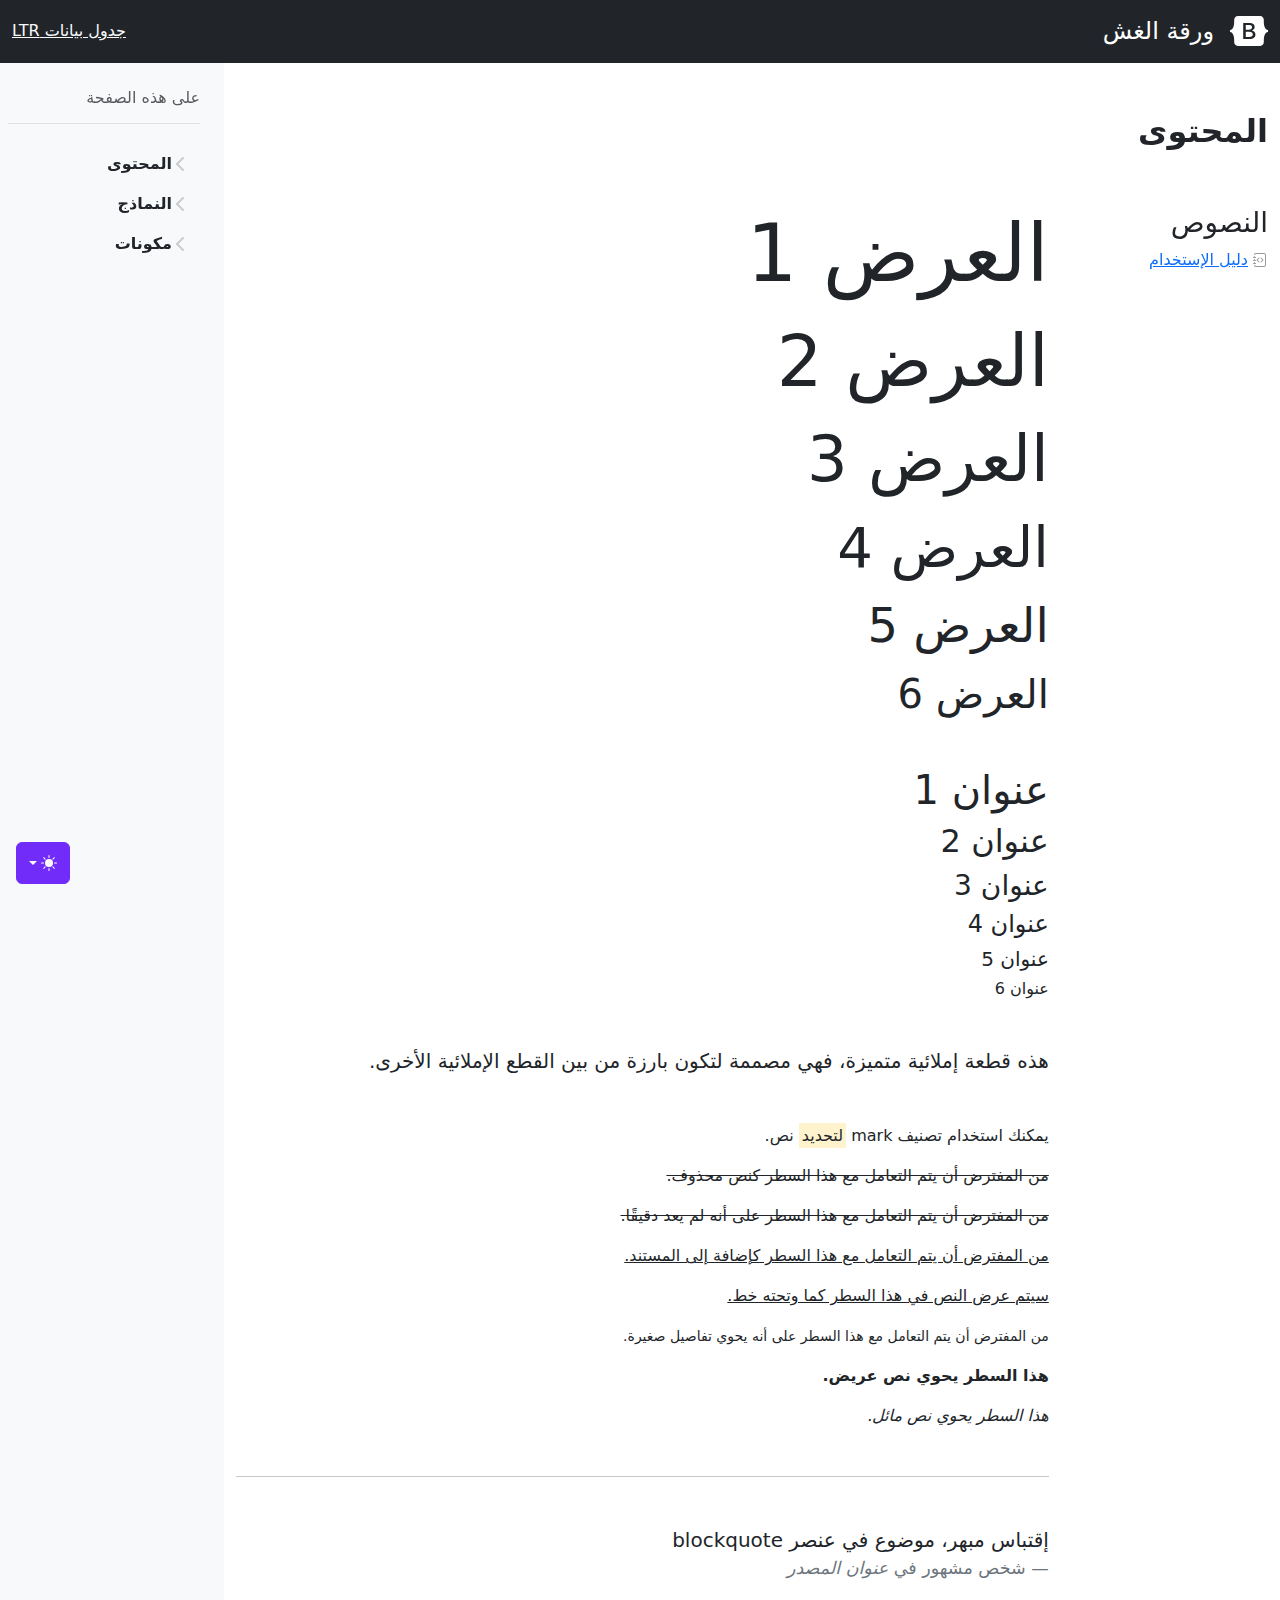
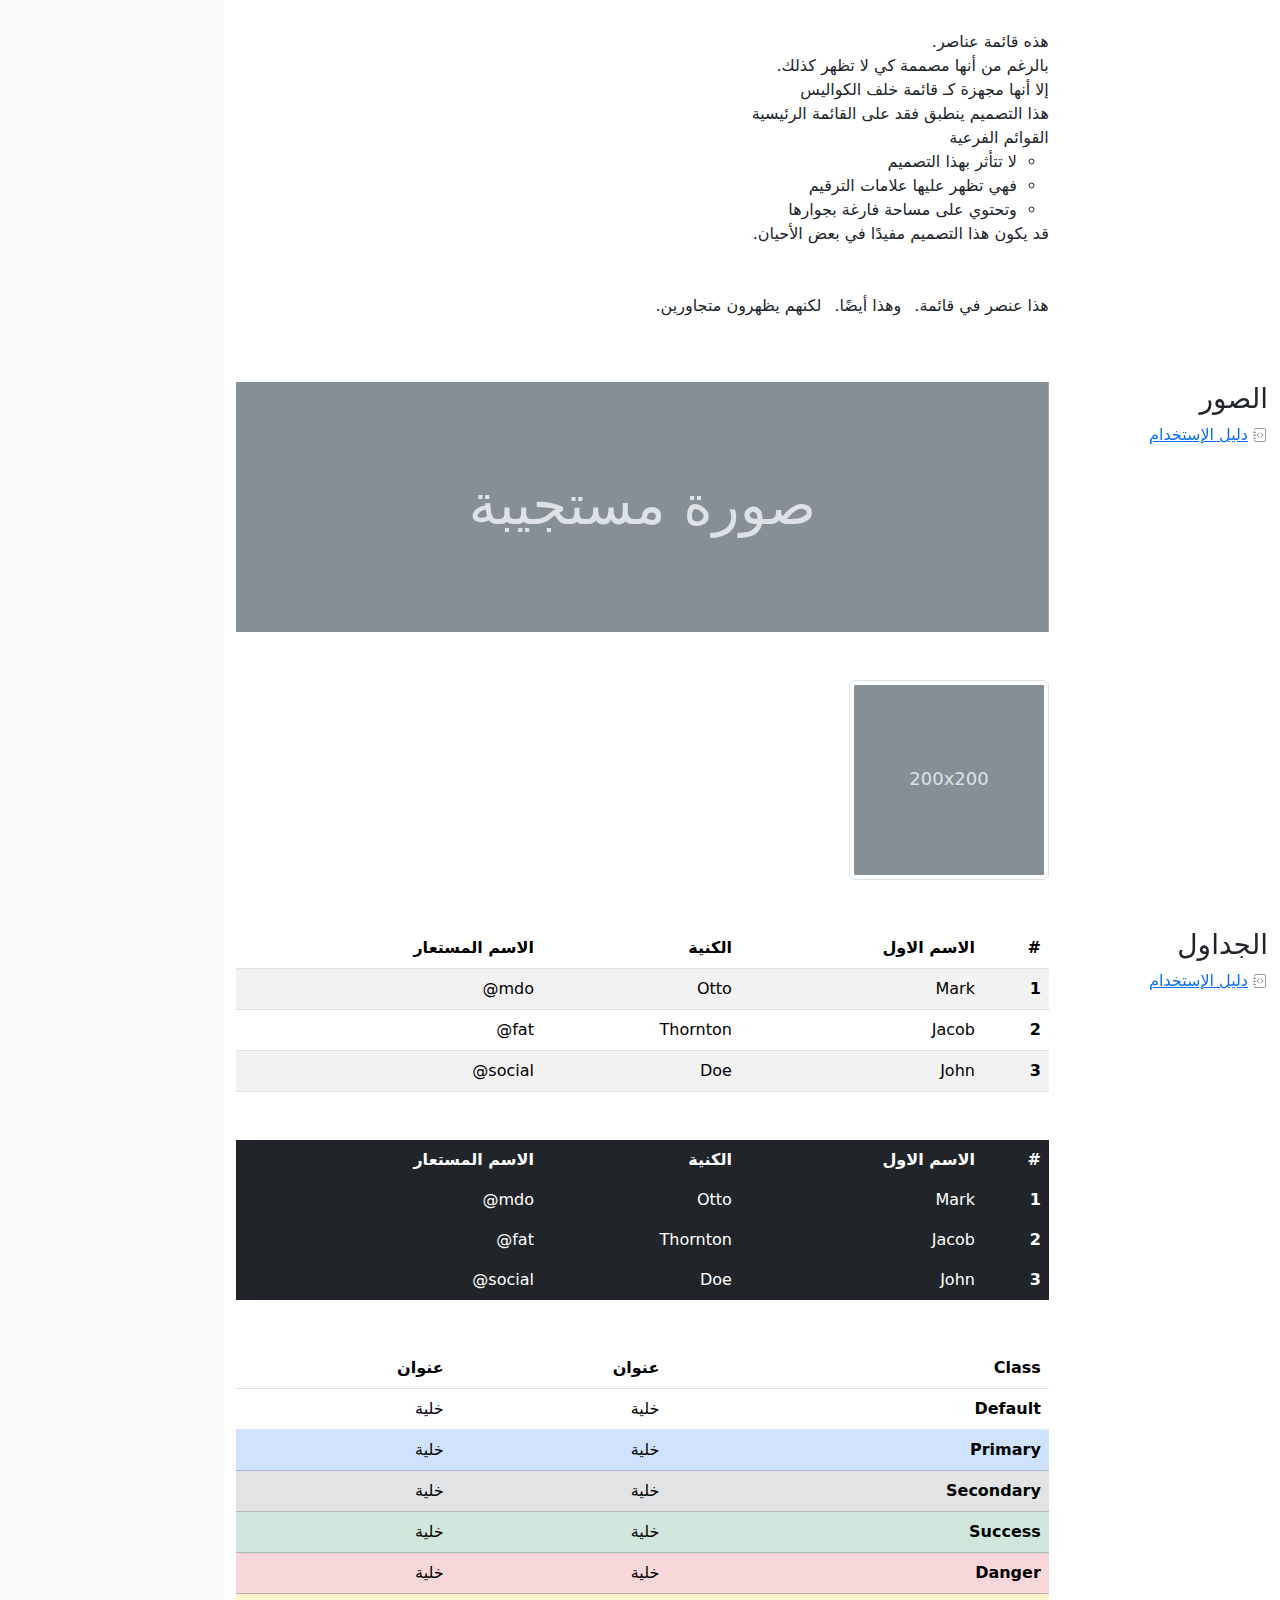
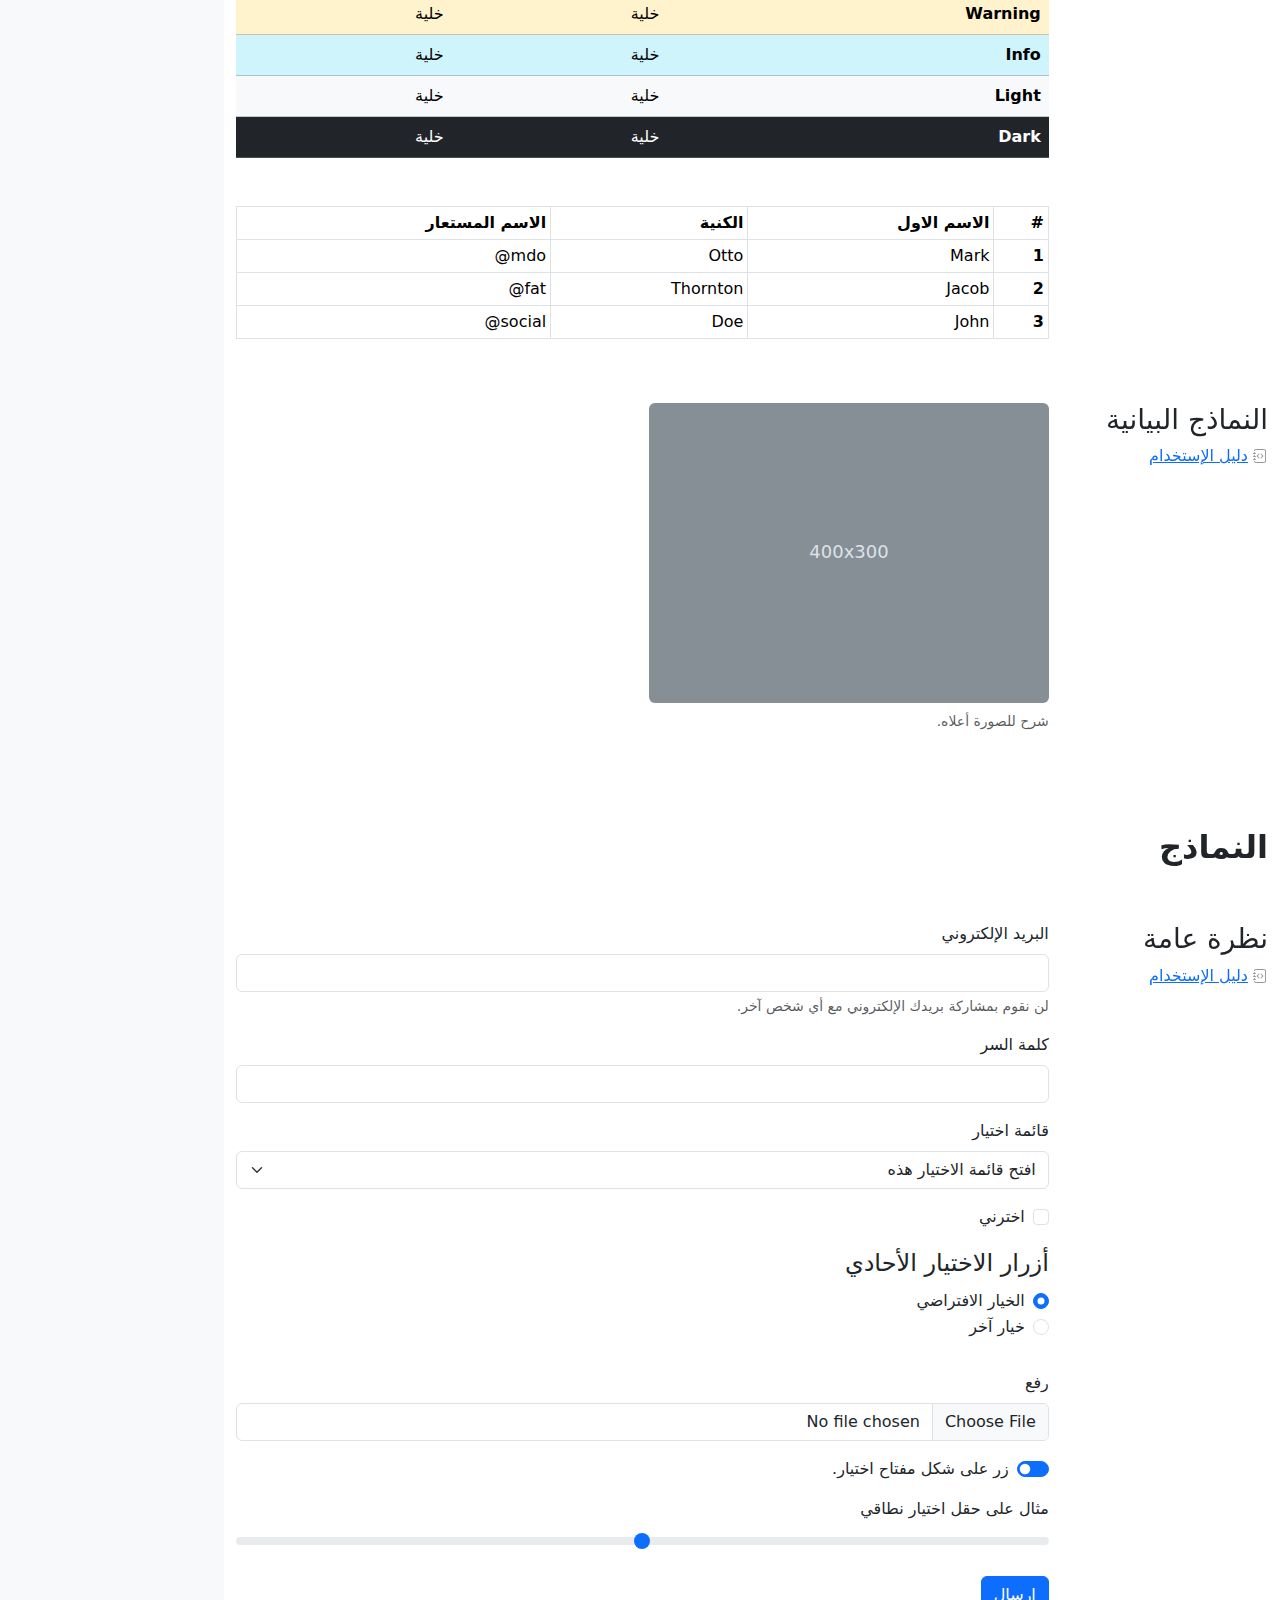
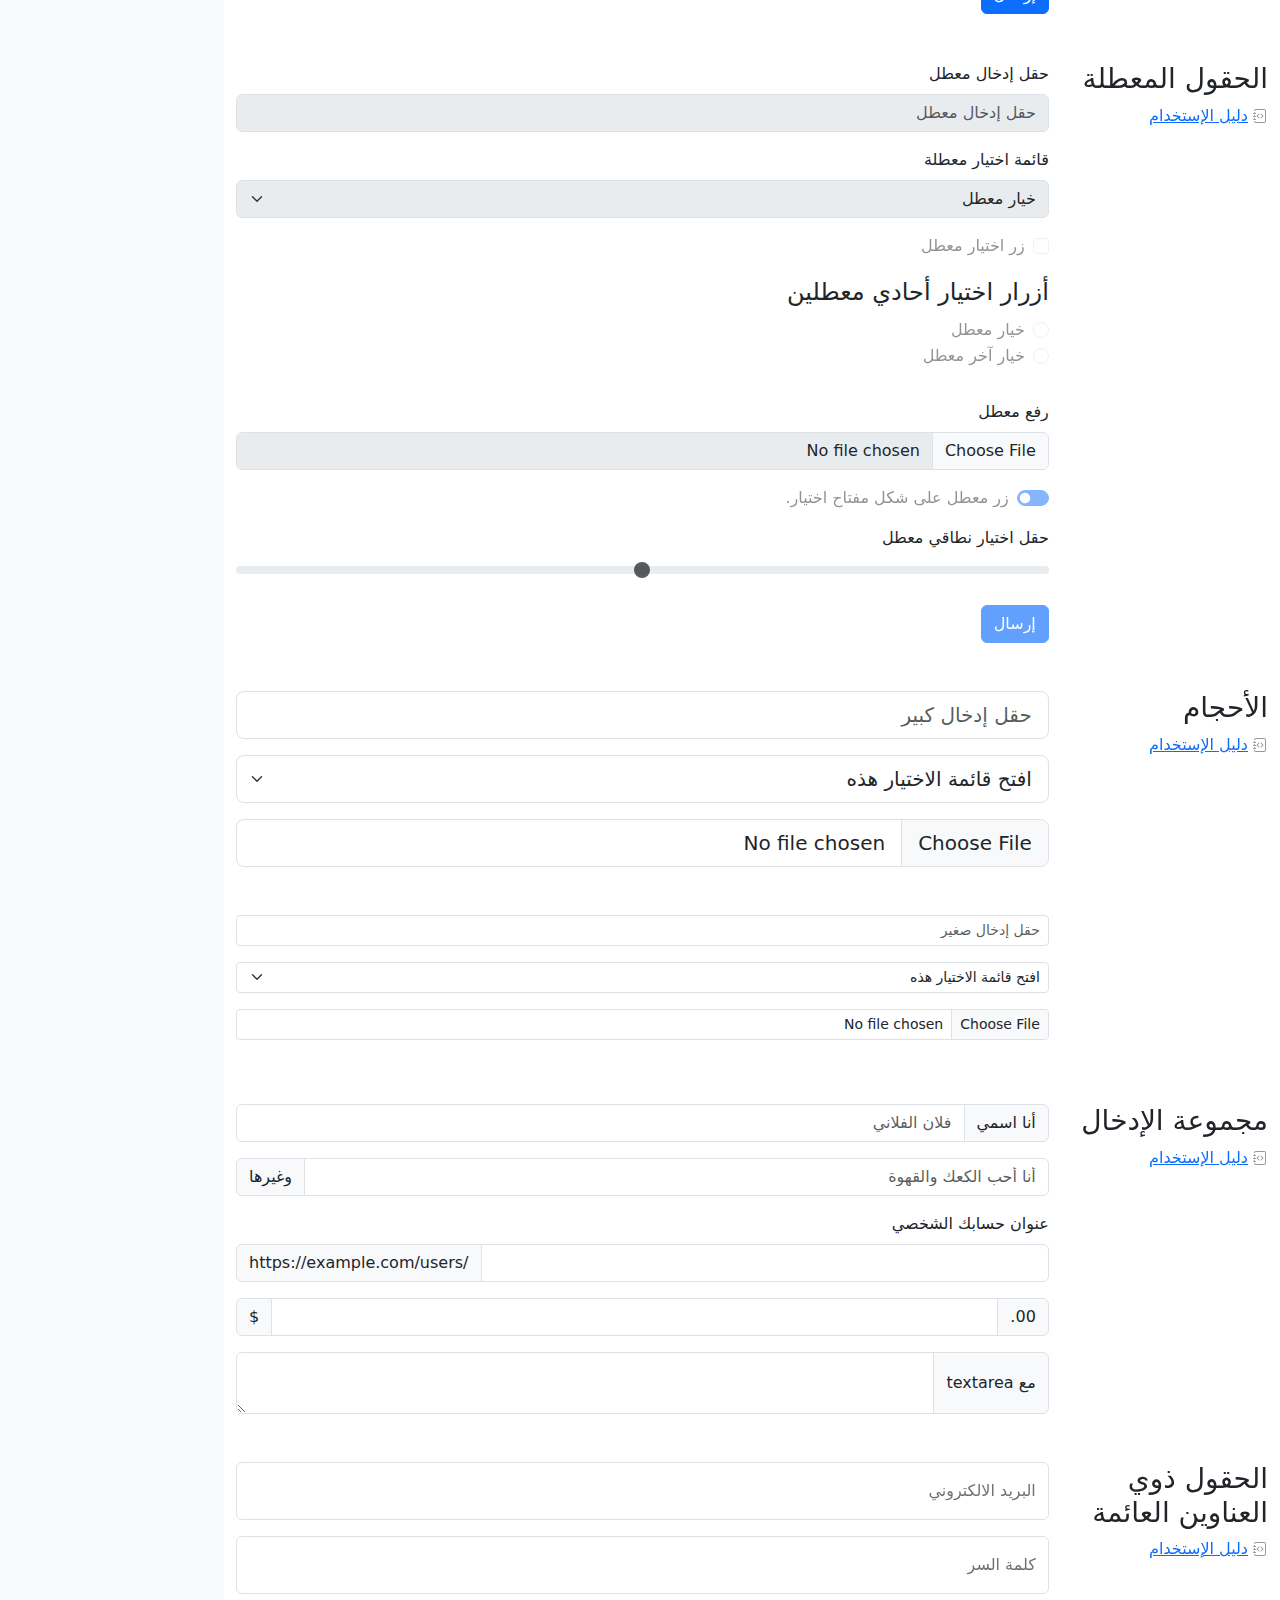
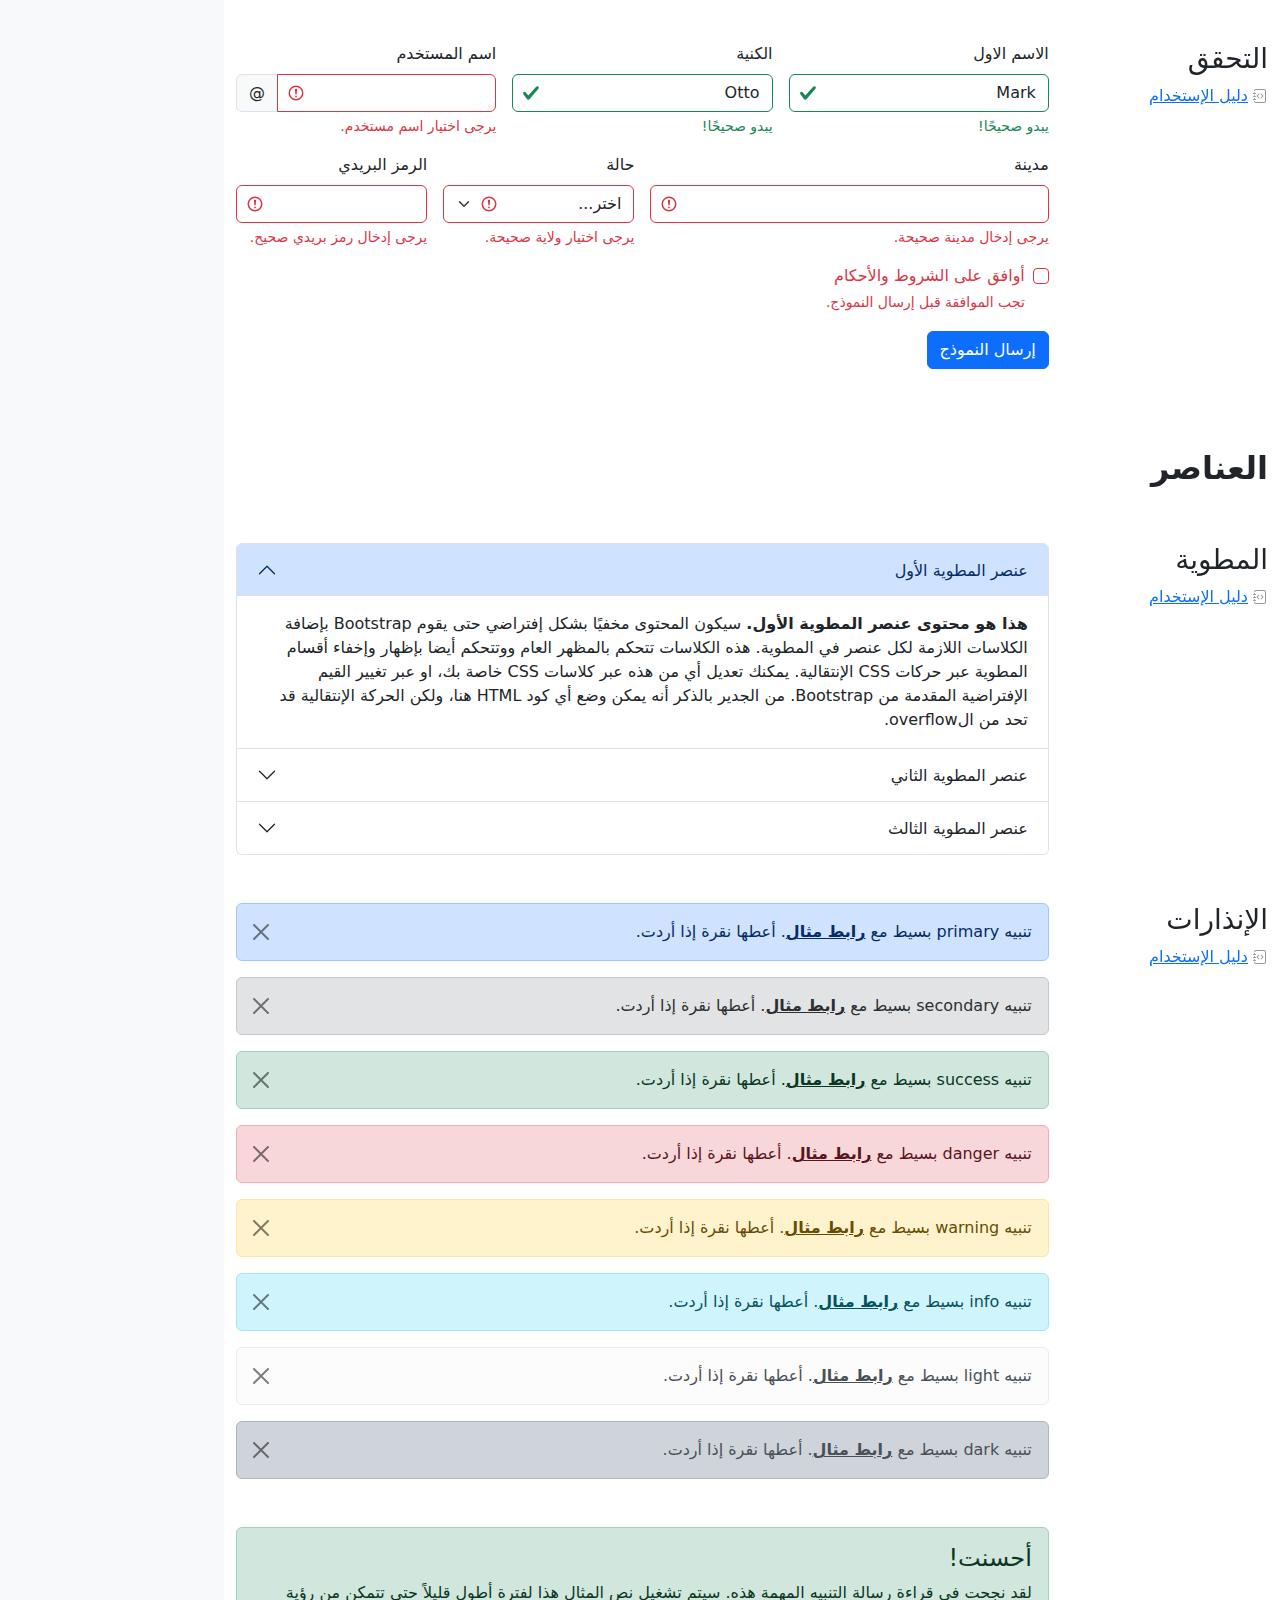
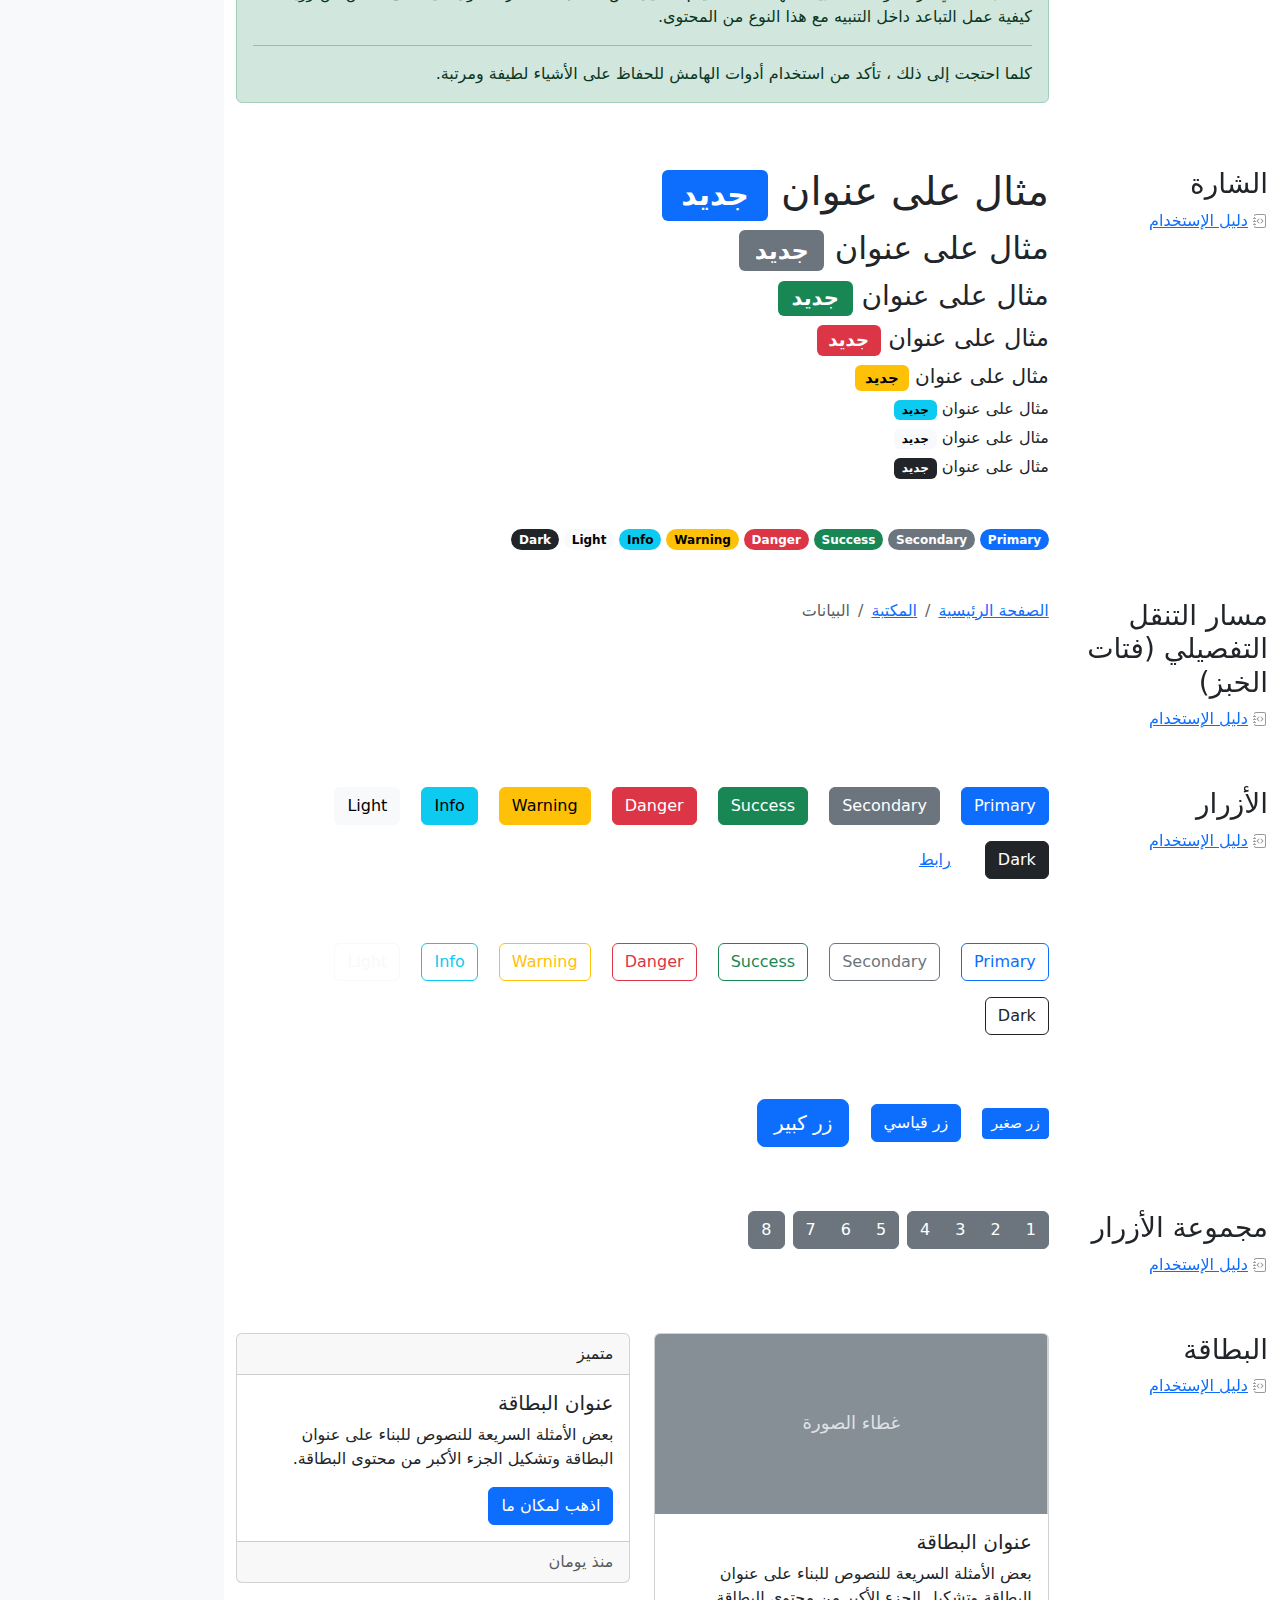
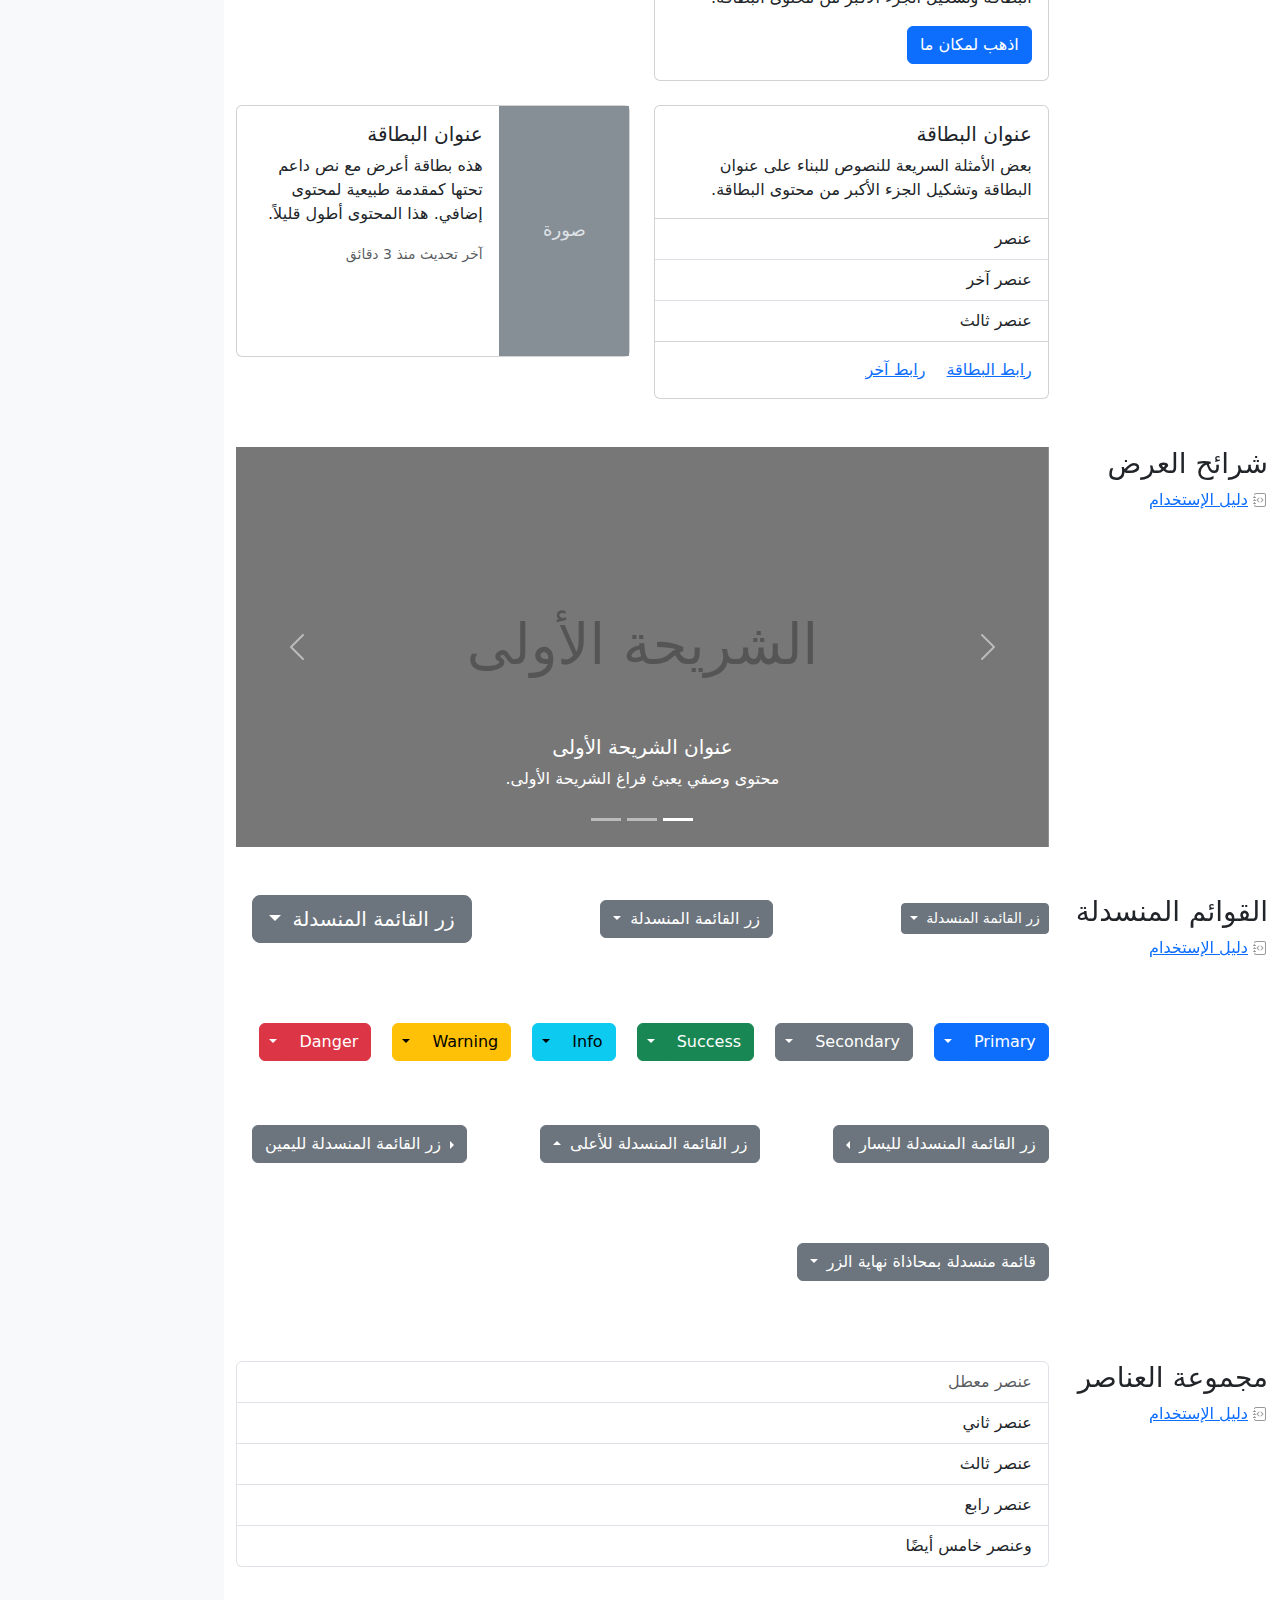
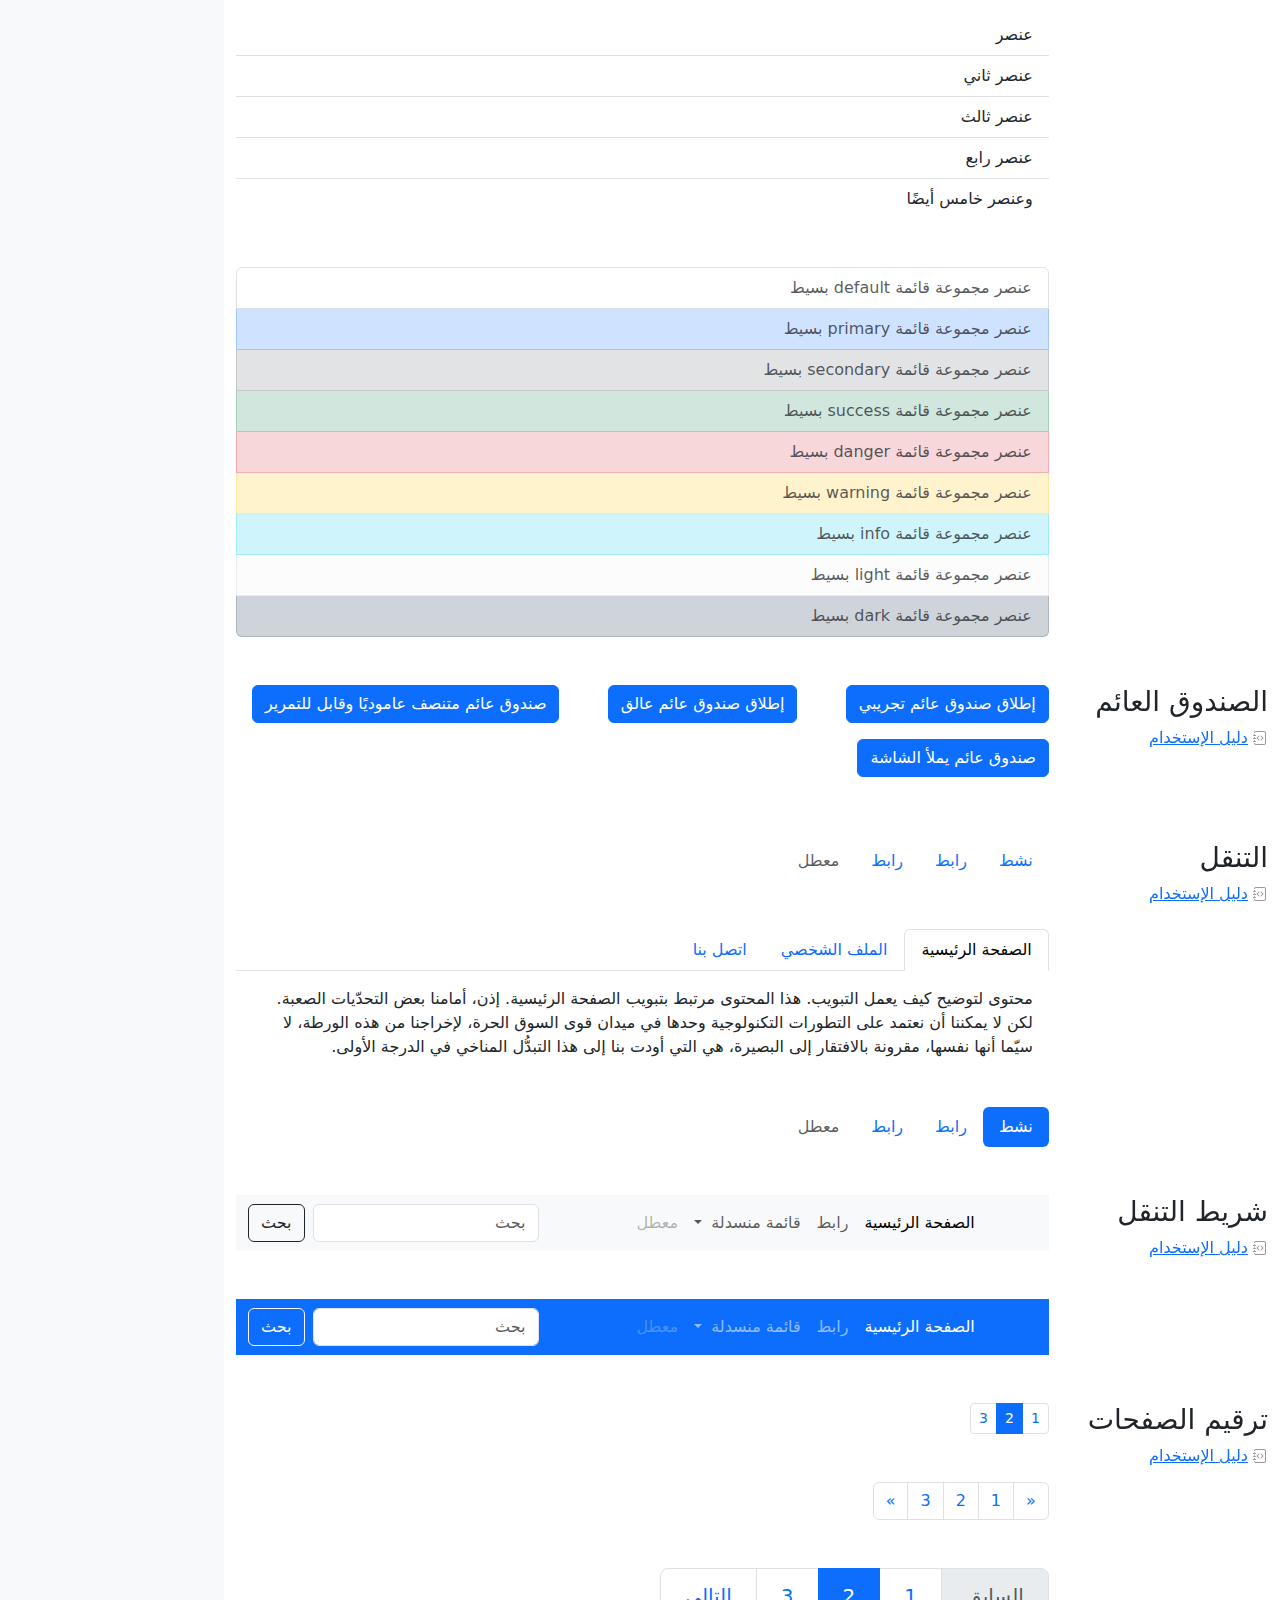
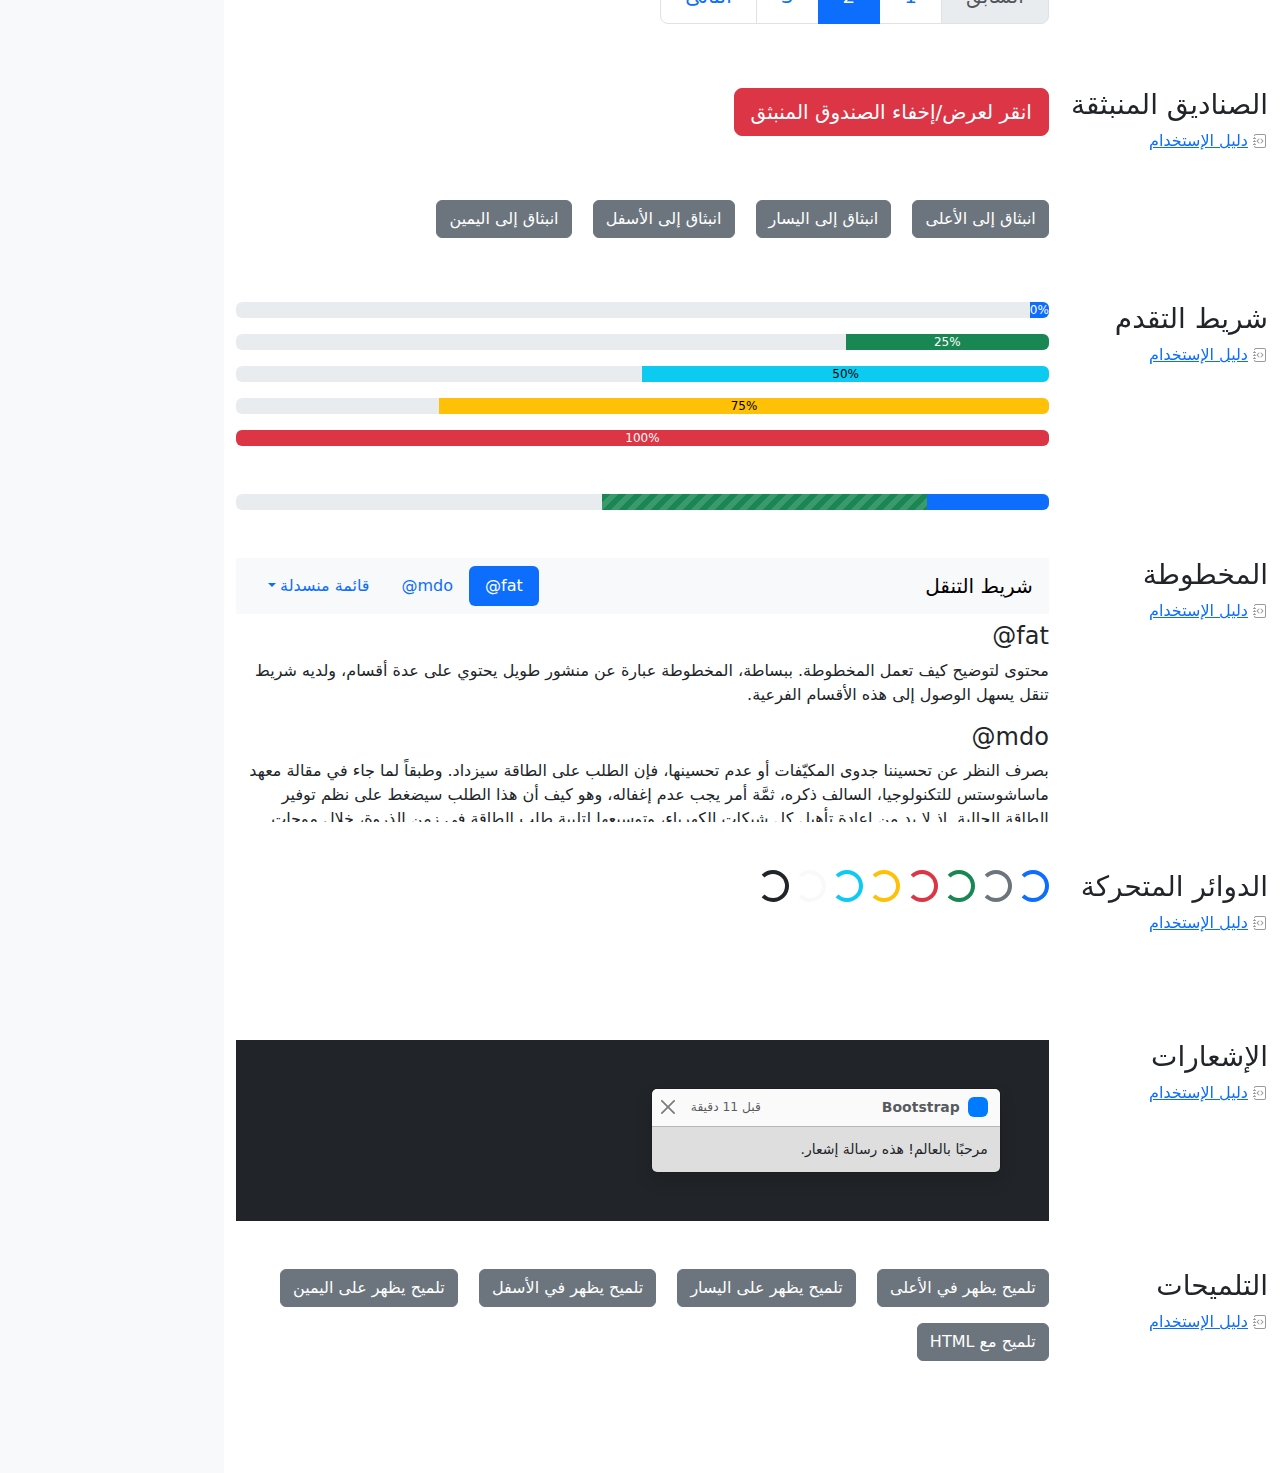
<file: TrabalhoFinal/bootstrap-5.3.7-examples/cheatsheet-rtl/index.html>
<!DOCTYPE html><html lang="ar" dir="rtl" data-bs-theme="auto"> <head><meta charset="utf-8"><meta name="viewport" content="width=device-width, initial-scale=1"><meta name="description" content=""><meta name="author" content="Mark Otto, Jacob Thornton, and Bootstrap contributors"><meta name="generator" content="Astro v5.9.2"><title>ورقة الغش · Bootstrap v5.3</title><link rel="canonical" href="https://getbootstrap.com/docs/5.3/examples/cheatsheet-rtl/"><script src="../assets/js/color-modes.js"></script><link href="../assets/dist/css/bootstrap.rtl.min.css" rel="stylesheet"><meta name="theme-color" content="#712cf9"><link href="../cheatsheet/cheatsheet.rtl.css" rel="stylesheet"><style>.bd-placeholder-img{font-size:1.125rem;text-anchor:middle;-webkit-user-select:none;-moz-user-select:none;user-select:none}@media (min-width: 768px){.bd-placeholder-img-lg{font-size:3.5rem}}.b-example-divider{width:100%;height:3rem;background-color:#0000001a;border:solid rgba(0,0,0,.15);border-width:1px 0;box-shadow:inset 0 .5em 1.5em #0000001a,inset 0 .125em .5em #00000026}.b-example-vr{flex-shrink:0;width:1.5rem;height:100vh}.bi{vertical-align:-.125em;fill:currentColor}.nav-scroller{position:relative;z-index:2;height:2.75rem;overflow-y:hidden}.nav-scroller .nav{display:flex;flex-wrap:nowrap;padding-bottom:1rem;margin-top:-1px;overflow-x:auto;text-align:center;white-space:nowrap;-webkit-overflow-scrolling:touch}.btn-bd-primary{--bd-violet-bg: #712cf9;--bd-violet-rgb: 112.520718, 44.062154, 249.437846;--bs-btn-font-weight: 600;--bs-btn-color: var(--bs-white);--bs-btn-bg: var(--bd-violet-bg);--bs-btn-border-color: var(--bd-violet-bg);--bs-btn-hover-color: var(--bs-white);--bs-btn-hover-bg: #6528e0;--bs-btn-hover-border-color: #6528e0;--bs-btn-focus-shadow-rgb: var(--bd-violet-rgb);--bs-btn-active-color: var(--bs-btn-hover-color);--bs-btn-active-bg: #5a23c8;--bs-btn-active-border-color: #5a23c8}.bd-mode-toggle{z-index:1500}.bd-mode-toggle .bi{width:1em;height:1em}.bd-mode-toggle .dropdown-menu .active .bi{display:block!important}
</style></head> <body class="bg-body-tertiary"> <svg xmlns="http://www.w3.org/2000/svg" class="d-none"> <symbol id="check2" viewBox="0 0 16 16"> <path d="M13.854 3.646a.5.5 0 0 1 0 .708l-7 7a.5.5 0 0 1-.708 0l-3.5-3.5a.5.5 0 1 1 .708-.708L6.5 10.293l6.646-6.647a.5.5 0 0 1 .708 0z"></path> </symbol> <symbol id="circle-half" viewBox="0 0 16 16"> <path d="M8 15A7 7 0 1 0 8 1v14zm0 1A8 8 0 1 1 8 0a8 8 0 0 1 0 16z"></path> </symbol> <symbol id="moon-stars-fill" viewBox="0 0 16 16"> <path d="M6 .278a.768.768 0 0 1 .08.858 7.208 7.208 0 0 0-.878 3.46c0 4.021 3.278 7.277 7.318 7.277.527 0 1.04-.055 1.533-.16a.787.787 0 0 1 .81.316.733.733 0 0 1-.031.893A8.349 8.349 0 0 1 8.344 16C3.734 16 0 12.286 0 7.71 0 4.266 2.114 1.312 5.124.06A.752.752 0 0 1 6 .278z"></path> <path d="M10.794 3.148a.217.217 0 0 1 .412 0l.387 1.162c.173.518.579.924 1.097 1.097l1.162.387a.217.217 0 0 1 0 .412l-1.162.387a1.734 1.734 0 0 0-1.097 1.097l-.387 1.162a.217.217 0 0 1-.412 0l-.387-1.162A1.734 1.734 0 0 0 9.31 6.593l-1.162-.387a.217.217 0 0 1 0-.412l1.162-.387a1.734 1.734 0 0 0 1.097-1.097l.387-1.162zM13.863.099a.145.145 0 0 1 .274 0l.258.774c.115.346.386.617.732.732l.774.258a.145.145 0 0 1 0 .274l-.774.258a1.156 1.156 0 0 0-.732.732l-.258.774a.145.145 0 0 1-.274 0l-.258-.774a1.156 1.156 0 0 0-.732-.732l-.774-.258a.145.145 0 0 1 0-.274l.774-.258c.346-.115.617-.386.732-.732L13.863.1z"></path> </symbol> <symbol id="sun-fill" viewBox="0 0 16 16"> <path d="M8 12a4 4 0 1 0 0-8 4 4 0 0 0 0 8zM8 0a.5.5 0 0 1 .5.5v2a.5.5 0 0 1-1 0v-2A.5.5 0 0 1 8 0zm0 13a.5.5 0 0 1 .5.5v2a.5.5 0 0 1-1 0v-2A.5.5 0 0 1 8 13zm8-5a.5.5 0 0 1-.5.5h-2a.5.5 0 0 1 0-1h2a.5.5 0 0 1 .5.5zM3 8a.5.5 0 0 1-.5.5h-2a.5.5 0 0 1 0-1h2A.5.5 0 0 1 3 8zm10.657-5.657a.5.5 0 0 1 0 .707l-1.414 1.415a.5.5 0 1 1-.707-.708l1.414-1.414a.5.5 0 0 1 .707 0zm-9.193 9.193a.5.5 0 0 1 0 .707L3.05 13.657a.5.5 0 0 1-.707-.707l1.414-1.414a.5.5 0 0 1 .707 0zm9.193 2.121a.5.5 0 0 1-.707 0l-1.414-1.414a.5.5 0 0 1 .707-.707l1.414 1.414a.5.5 0 0 1 0 .707zM4.464 4.465a.5.5 0 0 1-.707 0L2.343 3.05a.5.5 0 1 1 .707-.707l1.414 1.414a.5.5 0 0 1 0 .708z"></path> </symbol> </svg> <div class="dropdown position-fixed bottom-0 end-0 mb-3 me-3 bd-mode-toggle"> <button class="btn btn-bd-primary py-2 dropdown-toggle d-flex align-items-center" id="bd-theme" type="button" aria-expanded="false" data-bs-toggle="dropdown" aria-label="Toggle theme (auto)"> <svg class="bi my-1 theme-icon-active" aria-hidden="true"><use href="#circle-half"></use></svg> <span class="visually-hidden" id="bd-theme-text">Toggle theme</span> </button> <ul class="dropdown-menu dropdown-menu-end shadow" aria-labelledby="bd-theme-text"> <li> <button type="button" class="dropdown-item d-flex align-items-center" data-bs-theme-value="light" aria-pressed="false"> <svg class="bi me-2 opacity-50" aria-hidden="true"><use href="#sun-fill"></use></svg>
Light
<svg class="bi ms-auto d-none" aria-hidden="true"><use href="#check2"></use></svg> </button> </li> <li> <button type="button" class="dropdown-item d-flex align-items-center" data-bs-theme-value="dark" aria-pressed="false"> <svg class="bi me-2 opacity-50" aria-hidden="true"><use href="#moon-stars-fill"></use></svg>
Dark
<svg class="bi ms-auto d-none" aria-hidden="true"><use href="#check2"></use></svg> </button> </li> <li> <button type="button" class="dropdown-item d-flex align-items-center active" data-bs-theme-value="auto" aria-pressed="true"> <svg class="bi me-2 opacity-50" aria-hidden="true"><use href="#circle-half"></use></svg>
Auto
<svg class="bi ms-auto d-none" aria-hidden="true"><use href="#check2"></use></svg> </button> </li> </ul> </div>  <header class="bd-header bg-dark py-3 d-flex align-items-stretch border-bottom border-dark"> <div class="container-fluid d-flex align-items-center"> <h1 class="d-flex align-items-center fs-4 text-white mb-0"> <img src="../assets/brand/bootstrap-logo-white.svg" width="38" height="30" class="me-3" alt="Bootstrap">
ورقة الغش
</h1> <a href="../examples/cheatsheet/" class="ms-auto link-light" hreflang="en">جدول بيانات LTR</a> </div> </header> <aside class="bd-aside sticky-xl-top text-body-secondary align-self-start mb-3 mb-xl-5 px-2"> <h2 class="h6 pt-4 pb-3 mb-4 border-bottom">على هذه الصفحة</h2> <nav class="small" id="toc"> <ul class="list-unstyled"> <li class="my-2"> <button type="button" class="btn d-inline-flex align-items-center collapsed border-0" data-bs-toggle="collapse" aria-expanded="false" data-bs-target="#contents-collapse" aria-controls="contents-collapse">المحتوى</button> <ul class="list-unstyled ps-3 collapse" id="contents-collapse"> <li><a class="d-inline-flex align-items-center rounded text-decoration-none" href="#typography">النصوص</a></li> <li><a class="d-inline-flex align-items-center rounded text-decoration-none" href="#images">الصور</a></li> <li><a class="d-inline-flex align-items-center rounded text-decoration-none" href="#tables">الجداول</a></li> <li><a class="d-inline-flex align-items-center rounded text-decoration-none" href="#figures">النماذج البيانية</a></li> </ul> </li> <li class="my-2"> <button type="button" class="btn d-inline-flex align-items-center collapsed border-0" data-bs-toggle="collapse" aria-expanded="false" data-bs-target="#forms-collapse" aria-controls="forms-collapse">النماذج</button> <ul class="list-unstyled ps-3 collapse" id="forms-collapse"> <li><a class="d-inline-flex align-items-center rounded text-decoration-none" href="#overview">نظرة عامة</a></li> <li><a class="d-inline-flex align-items-center rounded text-decoration-none" href="#disabled-forms">الحقول المعطلة</a></li> <li><a class="d-inline-flex align-items-center rounded text-decoration-none" href="#sizing">الأحجام</a></li> <li><a class="d-inline-flex align-items-center rounded text-decoration-none" href="#input-group">مجموعة الإدخال</a></li> <li><a class="d-inline-flex align-items-center rounded text-decoration-none" href="#floating-labels">الحقول ذوي العناوين العائمة</a></li> <li><a class="d-inline-flex align-items-center rounded text-decoration-none" href="#validation">التحقق</a></li> </ul> </li> <li class="my-2"> <button type="button" class="btn d-inline-flex align-items-center collapsed border-0" data-bs-toggle="collapse" aria-expanded="false" data-bs-target="#components-collapse" aria-controls="components-collapse">مكونات</button> <ul class="list-unstyled ps-3 collapse" id="components-collapse"> <li><a class="d-inline-flex align-items-center rounded text-decoration-none" href="#accordion">المطوية</a></li> <li><a class="d-inline-flex align-items-center rounded text-decoration-none" href="#alerts">الإنذارات</a></li> <li><a class="d-inline-flex align-items-center rounded text-decoration-none" href="#badge">الشارة</a></li> <li><a class="d-inline-flex align-items-center rounded text-decoration-none" href="#breadcrumb">مسار التنقل التفصيلي</a></li> <li><a class="d-inline-flex align-items-center rounded text-decoration-none" href="#buttons">الأزرار</a></li> <li><a class="d-inline-flex align-items-center rounded text-decoration-none" href="#button-group">مجموعة الأزرار</a></li> <li><a class="d-inline-flex align-items-center rounded text-decoration-none" href="#card">البطاقة</a></li> <li><a class="d-inline-flex align-items-center rounded text-decoration-none" href="#carousel">شرائح العرض</a></li> <li><a class="d-inline-flex align-items-center rounded text-decoration-none" href="#dropdowns">القوائم المنسدلة</a></li> <li><a class="d-inline-flex align-items-center rounded text-decoration-none" href="#list-group">مجموعة العناصر</a></li> <li><a class="d-inline-flex align-items-center rounded text-decoration-none" href="#modal">الصندوق العائم</a></li> <li><a class="d-inline-flex align-items-center rounded text-decoration-none" href="#navs">التنقل</a></li> <li><a class="d-inline-flex align-items-center rounded text-decoration-none" href="#navbar">شريط التنقل</a></li> <li><a class="d-inline-flex align-items-center rounded text-decoration-none" href="#pagination">ترقيم الصفحات</a></li> <li><a class="d-inline-flex align-items-center rounded text-decoration-none" href="#popovers">الصناديق المنبثقة</a></li> <li><a class="d-inline-flex align-items-center rounded text-decoration-none" href="#progress">شريط التقدم</a></li> <li><a class="d-inline-flex align-items-center rounded text-decoration-none" href="#scrollspy">المخطوطة</a></li> <li><a class="d-inline-flex align-items-center rounded text-decoration-none" href="#spinners">الدوائر المتحركة</a></li> <li><a class="d-inline-flex align-items-center rounded text-decoration-none" href="#toasts">الإشعارات</a></li> <li><a class="d-inline-flex align-items-center rounded text-decoration-none" href="#tooltips">التلميحات</a></li> </ul> </li> </ul> </nav> </aside> <main class="bd-cheatsheet container-fluid bg-body"> <section id="content"> <h2 class="sticky-xl-top fw-bold pt-3 pt-xl-5 pb-2 pb-xl-3">المحتوى</h2> <article class="my-3" id="typography"> <div class="bd-heading sticky-xl-top align-self-start mt-5 mb-3 mt-xl-0 mb-xl-2"> <h3>النصوص</h3> <a class="d-flex align-items-center" hreflang="en" href="../content/typography">دليل الإستخدام</a> </div> <div> <div class="bd-example-snippet bd-code-snippet"> <div class="bd-example m-0 border-0"> 
        <p class="display-1">العرض 1</p>
        <p class="display-2">العرض 2</p>
        <p class="display-3">العرض 3</p>
        <p class="display-4">العرض 4</p>
        <p class="display-5">العرض 5</p>
        <p class="display-6">العرض 6</p>
         </div>  </div> <div class="bd-example-snippet bd-code-snippet"> <div class="bd-example m-0 border-0"> 
        <p class="h1">عنوان 1</p>
        <p class="h2">عنوان 2</p>
        <p class="h3">عنوان 3</p>
        <p class="h4">عنوان 4</p>
        <p class="h5">عنوان 5</p>
        <p class="h6">عنوان 6</p>
         </div>  </div> <div class="bd-example-snippet bd-code-snippet"> <div class="bd-example m-0 border-0"> 
        <p class="lead">
          هذه قطعة إملائية متميزة، فهي مصممة لتكون بارزة من بين القطع الإملائية الأخرى.
        </p>
         </div>  </div> <div class="bd-example-snippet bd-code-snippet"> <div class="bd-example m-0 border-0"> 
        <p>يمكنك استخدام تصنيف mark <mark>لتحديد</mark> نص.</p>
        <p><del>من المفترض أن يتم التعامل مع هذا السطر كنص محذوف.</del></p>
        <p><s>من المفترض أن يتم التعامل مع هذا السطر على أنه لم يعد دقيقًا.</s></p>
        <p><ins>من المفترض أن يتم التعامل مع هذا السطر كإضافة إلى المستند.</ins></p>
        <p><u>سيتم عرض النص في هذا السطر كما وتحته خط.</u></p>
        <p><small>من المفترض أن يتم التعامل مع هذا السطر على أنه يحوي تفاصيل صغيرة.</small></p>
        <p><strong>هذا السطر يحوي نص عريض.</strong></p>
        <p><em>هذا السطر يحوي نص مائل.</em></p>
         </div>  </div> <div class="bd-example-snippet bd-code-snippet"> <div class="bd-example m-0 border-0"> 
        <hr>
         </div>  </div> <div class="bd-example-snippet bd-code-snippet"> <div class="bd-example m-0 border-0"> 
        <blockquote class="blockquote">
          <p>إقتباس مبهر، موضوع في عنصر blockquote</p>
          <footer class="blockquote-footer">شخص مشهور في <cite title= "عنوان المصدر"> عنوان المصدر </cite></footer>
        </blockquote>
         </div>  </div> <div class="bd-example-snippet bd-code-snippet"> <div class="bd-example m-0 border-0"> 
        <ul class="list-unstyled">
          <li>هذه قائمة عناصر.</li>
          <li>بالرغم من أنها مصممة كي لا تظهر كذلك.</li>
          <li>إلا أنها مجهزة كـ قائمة خلف الكواليس</li>
          <li>هذا التصميم ينطبق فقد على القائمة الرئيسية</li>
          <li>القوائم الفرعية
            <ul>
              <li>لا تتأثر بهذا التصميم</li>
              <li>فهي تظهر عليها علامات الترقيم</li>
              <li>وتحتوي على مساحة فارغة بجوارها</li>
            </ul>
          </li>
          <li>قد يكون هذا التصميم مفيدًا في بعض الأحيان.</li>
        </ul>
         </div>  </div> <div class="bd-example-snippet bd-code-snippet"> <div class="bd-example m-0 border-0"> 
        <ul class="list-inline">
          <li class="list-inline-item">هذا عنصر في قائمة.</li>
          <li class="list-inline-item">وهذا أيضًا.</li>
          <li class="list-inline-item">لكنهم يظهرون متجاورين.</li>
        </ul>
         </div>  </div> </div> </article> <article class="my-3" id="images"> <div class="bd-heading sticky-xl-top align-self-start mt-5 mb-3 mt-xl-0 mb-xl-2"> <h3>الصور</h3> <a class="d-flex align-items-center" hreflang="en" href="../content/images">دليل الإستخدام</a> </div> <div> <div class="bd-example-snippet bd-code-snippet"> <div class="bd-example m-0 border-0"> 
        <svg aria-label="Placeholder: صورة مستجيبة" class="bd-placeholder-img bd-placeholder-img-lg img-fluid" height="250" preserveAspectRatio="xMidYMid slice" role="img" width="100%" xmlns="http://www.w3.org/2000/svg"><title>Placeholder</title><rect width="100%" height="100%" fill="#868e96" /><text x="50%" y="50%" fill="#dee2e6" dy=".3em">صورة مستجيبة</text></svg>
         </div>  </div> <div class="bd-example-snippet bd-code-snippet"> <div class="bd-example m-0 border-0"> 
        <svg aria-label="صورة عنصر نائب مربع عام مع حدود بيضاء حولها ، مما يجعلها تشبه صورة تم التقاطها بكاميرا فورية قديمة: 200x200" class="bd-placeholder-img img-thumbnail" height="200" preserveAspectRatio="xMidYMid slice" role="img" width="200" xmlns="http://www.w3.org/2000/svg"><title>صورة عنصر نائب مربع عام مع حدود بيضاء حولها ، مما يجعلها تشبه صورة تم التقاطها بكاميرا فورية قديمة</title><rect width="100%" height="100%" fill="#868e96" /><text x="50%" y="50%" fill="#dee2e6" dy=".3em">200x200</text></svg>
         </div>  </div> </div> </article> <article class="my-3" id="tables"> <div class="bd-heading sticky-xl-top align-self-start mt-5 mb-3 mt-xl-0 mb-xl-2"> <h3>الجداول</h3> <a class="d-flex align-items-center" hreflang="en" href="../content/tables">دليل الإستخدام</a> </div> <div> <div class="bd-example-snippet bd-code-snippet"> <div class="bd-example m-0 border-0"> 
        <table class="table table-striped">
          <thead>
          <tr>
            <th scope="col">#</th>
            <th scope="col">الاسم الاول</th>
            <th scope="col">الكنية</th>
            <th scope="col">الاسم المستعار</th>
          </tr>
          </thead>
          <tbody>
          <tr>
            <th scope="row">1</th>
            <td>Mark</td>
            <td>Otto</td>
            <td><bdo lang="en" dir="ltr">@mdo</bdo></td>
          </tr>
          <tr>
            <th scope="row">2</th>
            <td>Jacob</td>
            <td>Thornton</td>
            <td><bdo lang="en" dir="ltr">@fat</bdo></td>
          </tr>
          <tr>
            <th scope="row">3</th>
            <td>John</td>
            <td>Doe</td>
            <td><bdo lang="en" dir="ltr">@social</bdo></td>
          </tr>
          </tbody>
        </table>
         </div>  </div> <div class="bd-example-snippet bd-code-snippet"> <div class="bd-example m-0 border-0"> 
        <table class="table table-dark table-borderless">
          <thead>
          <tr>
            <th scope="col">#</th>
            <th scope="col">الاسم الاول</th>
            <th scope="col">الكنية</th>
            <th scope="col">الاسم المستعار</th>
          </tr>
          </thead>
          <tbody>
          <tr>
            <th scope="row">1</th>
            <td>Mark</td>
            <td>Otto</td>
            <td><bdo lang="en" dir="ltr">@mdo</bdo></td>
          </tr>
          <tr>
            <th scope="row">2</th>
            <td>Jacob</td>
            <td>Thornton</td>
            <td><bdo lang="en" dir="ltr">@fat</bdo></td>
          </tr>
          <tr>
            <th scope="row">3</th>
            <td>John</td>
            <td>Doe</td>
            <td><bdo lang="en" dir="ltr">@social</bdo></td>
          </tr>
          </tbody>
        </table>
         </div>  </div> <div class="bd-example-snippet bd-code-snippet"> <div class="bd-example m-0 border-0"> 
        <table class="table table-hover">
          <thead>
          <tr>
            <th scope="col">Class</th>
            <th scope="col">عنوان</th>
            <th scope="col">عنوان</th>
          </tr>
          </thead>
          <tbody>
          <tr>
            <th scope="row">Default</th>
            <td>خلية</td>
            <td>خلية</td>
          </tr>
<tr class="table-primary">
            <th scope="row">Primary</th>
            <td>خلية</td>
            <td>خلية</td>
          </tr>
<tr class="table-secondary">
            <th scope="row">Secondary</th>
            <td>خلية</td>
            <td>خلية</td>
          </tr>
<tr class="table-success">
            <th scope="row">Success</th>
            <td>خلية</td>
            <td>خلية</td>
          </tr>
<tr class="table-danger">
            <th scope="row">Danger</th>
            <td>خلية</td>
            <td>خلية</td>
          </tr>
<tr class="table-warning">
            <th scope="row">Warning</th>
            <td>خلية</td>
            <td>خلية</td>
          </tr>
<tr class="table-info">
            <th scope="row">Info</th>
            <td>خلية</td>
            <td>خلية</td>
          </tr>
<tr class="table-light">
            <th scope="row">Light</th>
            <td>خلية</td>
            <td>خلية</td>
          </tr>
<tr class="table-dark">
            <th scope="row">Dark</th>
            <td>خلية</td>
            <td>خلية</td>
          </tr>
</tbody>
        </table>
         </div>  </div> <div class="bd-example-snippet bd-code-snippet"> <div class="bd-example m-0 border-0"> 
        <table class="table table-sm table-bordered">
          <thead>
          <tr>
            <th scope="col">#</th>
            <th scope="col">الاسم الاول</th>
            <th scope="col">الكنية</th>
            <th scope="col">الاسم المستعار</th>
          </tr>
          </thead>
          <tbody>
          <tr>
            <th scope="row">1</th>
            <td>Mark</td>
            <td>Otto</td>
            <td><bdo lang="en" dir="ltr">@mdo</bdo></td>
          </tr>
          <tr>
            <th scope="row">2</th>
            <td>Jacob</td>
            <td>Thornton</td>
            <td><bdo lang="en" dir="ltr">@fat</bdo></td>
          </tr>
          <tr>
            <th scope="row">3</th>
            <td>John</td>
            <td>Doe</td>
            <td><bdo lang="en" dir="ltr">@social</bdo></td>
          </tr>
          </tbody>
        </table>
         </div>  </div> </div> </article> <article class="my-3" id="figures"> <div class="bd-heading sticky-xl-top align-self-start mt-5 mb-3 mt-xl-0 mb-xl-2"> <h3>النماذج البيانية</h3> <a class="d-flex align-items-center" hreflang="en" href="../content/figures">دليل الإستخدام</a> </div> <div> <div class="bd-example-snippet bd-code-snippet"> <div class="bd-example m-0 border-0"> 
        <figure class="figure">
          <svg aria-label="Placeholder: 400x300" class="bd-placeholder-img figure-img img-fluid rounded" height="300" preserveAspectRatio="xMidYMid slice" role="img" width="400" xmlns="http://www.w3.org/2000/svg"><title>Placeholder</title><rect width="100%" height="100%" fill="#868e96" /><text x="50%" y="50%" fill="#dee2e6" dy=".3em">400x300</text></svg>
          <figcaption class="figure-caption">شرح للصورة أعلاه.</figcaption>
        </figure>
         </div>  </div> </div> </article> </section> <section id="forms"> <h2 class="sticky-xl-top fw-bold pt-3 pt-xl-5 pb-2 pb-xl-3">النماذج</h2> <article class="my-3" id="overview"> <div class="bd-heading sticky-xl-top align-self-start mt-5 mb-3 mt-xl-0 mb-xl-2"> <h3>نظرة عامة</h3> <a class="d-flex align-items-center" hreflang="en" href="../forms/overview/">دليل الإستخدام</a> </div> <div> <div class="bd-example-snippet bd-code-snippet"> <div class="bd-example m-0 border-0"> 
        <form>
          <div class="mb-3">
            <label for="exampleInputEmail1" class="form-label">البريد الإلكتروني</label>
            <input type="email" class="form-control" id="exampleInputEmail1" aria-describedby="emailHelp">
            <div id="emailHelp" class="form-text">لن نقوم بمشاركة بريدك الإلكتروني مع أي شخص آخر.</div>
          </div>
          <div class="mb-3">
            <label for="exampleInputPassword1" class="form-label">كلمة السر</label>
            <input type="password" class="form-control" id="exampleInputPassword1">
          </div>
          <div class="mb-3">
            <label for="exampleSelect" class="form-label">قائمة اختيار</label>
            <select class="form-select" id="exampleSelect">
              <option selected>افتح قائمة الاختيار هذه</option>
              <option value="1">واحد</option>
              <option value="2">اثنان</option>
              <option value="3">ثلاثة</option>
            </select>
          </div>
          <div class="mb-3 form-check">
            <input type="checkbox" class="form-check-input" id="exampleCheck1">
            <label class="form-check-label" for="exampleCheck1">اخترني</label>
          </div>
          <fieldset class="mb-3">
            <legend>أزرار الاختيار الأحادي</legend>
            <div class="form-check">
              <input type="radio" name="radios" class="form-check-input" id="exampleRadio1" checked>
              <label class="form-check-label" for="exampleRadio1">الخيار الافتراضي</label>
            </div>
            <div class="mb-3 form-check">
              <input type="radio" name="radios" class="form-check-input" id="exampleRadio2">
              <label class="form-check-label" for="exampleRadio2">خيار آخر</label>
            </div>
          </fieldset>
          <div class="mb-3">
            <label class="form-label" for="customFile">رفع</label>
            <input type="file" class="form-control" id="customFile">
          </div>
          <div class="mb-3 form-check form-switch">
            <input class="form-check-input" type="checkbox" role="switch" id="switchCheckChecked" checked>
            <label class="form-check-label" for="switchCheckChecked">زر على شكل مفتاح اختيار.</label>
          </div>
          <div class="mb-3">
            <label for="customRange3" class="form-label">مثال على حقل اختيار نطاقي</label>
            <input type="range" class="form-range" min="0" max="5" step="0.5" id="customRange3">
          </div>
          <button type="submit" class="btn btn-primary">إرسال</button>
        </form>
         </div>  </div> </div> </article> <article class="my-3" id="disabled-forms"> <div class="bd-heading sticky-xl-top align-self-start mt-5 mb-3 mt-xl-0 mb-xl-2"> <h3>الحقول المعطلة</h3> <a class="d-flex align-items-center" hreflang="en" href="../forms/overview/#disabled-forms">دليل الإستخدام</a> </div> <div> <div class="bd-example-snippet bd-code-snippet"> <div class="bd-example m-0 border-0"> 
        <form>
          <fieldset disabled aria-label="مثال على مجموعة الحقول المعطلة">
            <div class="mb-3">
              <label for="disabledTextInput" class="form-label">حقل إدخال معطل</label>
              <input type="text" id="disabledTextInput" class="form-control" placeholder="حقل إدخال معطل">
            </div>
            <div class="mb-3">
              <label for="disabledSelect" class="form-label">قائمة اختيار معطلة</label>
              <select id="disabledSelect" class="form-select">
                <option>خيار معطل</option>
              </select>
            </div>
            <div class="mb-3">
              <div class="form-check">
                <input class="form-check-input" type="checkbox" id="disabledFieldsetCheck" disabled>
                <label class="form-check-label" for="disabledFieldsetCheck">
                  زر اختيار معطل
                </label>
              </div>
            </div>
            <fieldset class="mb-3">
              <legend>أزرار اختيار أحادي معطلين</legend>
              <div class="form-check">
                <input type="radio" name="radios" class="form-check-input" id="disabledRadio1" disabled>
                <label class="form-check-label" for="disabledRadio1">خيار معطل</label>
              </div>
              <div class="mb-3 form-check">
                <input type="radio" name="radios" class="form-check-input" id="disabledRadio2" disabled>
                <label class="form-check-label" for="disabledRadio2">خيار آخر معطل</label>
              </div>
            </fieldset>
            <div class="mb-3">
              <label class="form-label" for="disabledCustomFile">رفع معطل</label>
              <input type="file" class="form-control" id="disabledCustomFile" disabled>
            </div>
            <div class="mb-3 form-check form-switch">
              <input class="form-check-input" type="checkbox" role="switch" id="disabledSwitchCheckChecked" checked disabled>
              <label class="form-check-label" for="disabledSwitchCheckChecked">زر معطل على شكل مفتاح اختيار.</label>
            </div>
            <div class="mb-3">
              <label for="disabledRange" class="form-label">حقل اختيار نطاقي معطل</label>
              <input type="range" class="form-range" min="0" max="5" step="0.5" id="disabledRange">
            </div>
            <button type="submit" class="btn btn-primary">إرسال</button>
          </fieldset>
        </form>
         </div>  </div> </div> </article> <article class="my-3" id="sizing"> <div class="bd-heading sticky-xl-top align-self-start mt-5 mb-3 mt-xl-0 mb-xl-2"> <h3>الأحجام</h3> <a class="d-flex align-items-center" hreflang="en" href="../forms/form-control#sizing">دليل الإستخدام</a> </div> <div> <div class="bd-example-snippet bd-code-snippet"> <div class="bd-example m-0 border-0"> 
        <div class="mb-3">
          <input class="form-control form-control-lg" type="text" placeholder="حقل إدخال كبير" aria-label=".form-control-lg مثال">
        </div>
        <div class="mb-3">
          <select class="form-select form-select-lg" aria-label=".form-select-lg مثال">
            <option selected>افتح قائمة الاختيار هذه</option>
            <option value="1">واحد</option>
            <option value="2">اثنان</option>
            <option value="3">ثلاثة</option>
          </select>
        </div>
        <div class="mb-3">
          <input type="file" class="form-control form-control-lg" aria-label="مثال على إدخال ملف كبير">
        </div>
         </div>  </div> <div class="bd-example-snippet bd-code-snippet"> <div class="bd-example m-0 border-0"> 
        <div class="mb-3">
          <input class="form-control form-control-sm" type="text" placeholder="حقل إدخال صغير" aria-label=".form-control-sm مثال">
        </div>
        <div class="mb-3">
          <select class="form-select form-select-sm" aria-label=".form-select-sm مثال">
            <option selected>افتح قائمة الاختيار هذه</option>
            <option value="1">واحد</option>
            <option value="2">اثنان</option>
            <option value="3">ثلاثة</option>
          </select>
        </div>
        <div class="mb-3">
          <input type="file" class="form-control form-control-sm" aria-label="مثال على إدخال ملف صغير">
        </div>
         </div>  </div> </div> </article> <article class="my-3" id="input-group"> <div class="bd-heading sticky-xl-top align-self-start mt-5 mb-3 mt-xl-0 mb-xl-2"> <h3>مجموعة الإدخال</h3> <a class="d-flex align-items-center" hreflang="en" href="../forms/input-group">دليل الإستخدام</a> </div> <div> <div class="bd-example-snippet bd-code-snippet"> <div class="bd-example m-0 border-0"> 
        <div class="input-group mb-3">
          <span class="input-group-text" id="basic-addon1">أنا اسمي</span>
          <input type="text" class="form-control" placeholder="فلان الفلاني" aria-label="الاسم" aria-describedby="basic-addon1">
        </div>
        <div class="input-group mb-3">
          <input type="text" class="form-control" placeholder="أنا أحب الكعك والقهوة" aria-label="الطعام المفضل" aria-describedby="basic-addon2">
          <span class="input-group-text" id="basic-addon2">وغيرها</span>
        </div>
        <label for="basic-url" class="form-label">عنوان حسابك الشخصي</label>
        <div class="input-group mb-3">
          <input type="text" class="form-control" id="basic-url" aria-describedby="basic-addon3">
          <span class="input-group-text" id="basic-addon3"><bdo lang="en" dir="ltr">https://example.com/users/</bdo></span>
        </div>
        <div class="input-group mb-3">
          <span class="input-group-text"><bdo lang="en" dir="ltr">.00</bdo></span>
          <input type="text" class="form-control" aria-label="المبلغ (لأقرب دولار)">
          <span class="input-group-text">$</span>
        </div>
        <div class="input-group">
          <span class="input-group-text">مع textarea</span>
          <textarea class="form-control" aria-label="مع textarea"></textarea>
        </div>
         </div>  </div> </div> </article> <article class="my-3" id="floating-labels"> <div class="bd-heading sticky-xl-top align-self-start mt-5 mb-3 mt-xl-0 mb-xl-2"> <h3>الحقول ذوي العناوين العائمة</h3> <a class="d-flex align-items-center" href="../forms/floating-labels">دليل الإستخدام</a> </div> <div> <div class="bd-example-snippet bd-code-snippet"> <div class="bd-example m-0 border-0"> 
        <form>
          <div class="form-floating mb-3">
            <input type="email" class="form-control" id="floatingInput" placeholder="name@example.com">
            <label for="floatingInput">البريد الالكتروني</label>
          </div>
          <div class="form-floating">
            <input type="password" class="form-control" id="floatingPassword" placeholder="كلمة السر">
            <label for="floatingPassword">كلمة السر</label>
          </div>
        </form>
         </div>  </div> </div> </article> <article class="my-3" id="validation"> <div class="bd-heading sticky-xl-top align-self-start mt-5 mb-3 mt-xl-0 mb-xl-2"> <h3>التحقق</h3> <a class="d-flex align-items-center" hreflang="en" href="../forms/validation">دليل الإستخدام</a> </div> <div> <div class="bd-example-snippet bd-code-snippet"> <div class="bd-example m-0 border-0"> 
        <form class="row g-3">
          <div class="col-md-4">
            <label for="validationServer01" class="form-label">الاسم الاول</label>
            <input type="text" class="form-control is-valid" id="validationServer01" value="Mark" required>
            <div class="valid-feedback">
              يبدو صحيحًا!
            </div>
          </div>
          <div class="col-md-4">
            <label for="validationServer02" class="form-label">الكنية</label>
            <input type="text" class="form-control is-valid" id="validationServer02" value="Otto" required>
            <div class="valid-feedback">
              يبدو صحيحًا!
            </div>
          </div>
          <div class="col-md-4">
            <label for="validationServerUsername" class="form-label">اسم المستخدم</label>
            <div class="input-group has-validation">
              <input type="text" class="form-control is-invalid" id="validationServerUsername" aria-describedby="inputGroupPrepend3" required>
              <span class="input-group-text" id="inputGroupPrepend3">@</span>
              <div class="invalid-feedback">
                يرجى اختيار اسم مستخدم.
              </div>
            </div>
          </div>
          <div class="col-md-6">
            <label for="validationServer03" class="form-label">مدينة</label>
            <input type="text" class="form-control is-invalid" id="validationServer03" required>
            <div class="invalid-feedback">
              يرجى إدخال مدينة صحيحة.
            </div>
          </div>
          <div class="col-md-3">
            <label for="validationServer04" class="form-label">حالة</label>
            <select class="form-select is-invalid" id="validationServer04" required>
              <option selected disabled value="">اختر...</option>
              <option>...</option>
            </select>
            <div class="invalid-feedback">
              يرجى اختيار ولاية صحيحة.
            </div>
          </div>
          <div class="col-md-3">
            <label for="validationServer05" class="form-label">الرمز البريدي</label>
            <input type="text" class="form-control is-invalid" id="validationServer05" required>
            <div class="invalid-feedback">
              يرجى إدخال رمز بريدي صحيح.
            </div>
          </div>
          <div class="col-12">
            <div class="form-check">
              <input class="form-check-input is-invalid" type="checkbox" value="" id="invalidCheck3" required>
              <label class="form-check-label" for="invalidCheck3">
                أوافق على الشروط والأحكام
              </label>
              <div class="invalid-feedback">
                تجب الموافقة قبل إرسال النموذج.
              </div>
            </div>
          </div>
          <div class="col-12">
            <button class="btn btn-primary" type="submit">إرسال النموذج</button>
          </div>
        </form>
         </div>  </div> </div> </article> </section> <section id="components"> <h2 class="sticky-xl-top fw-bold pt-3 pt-xl-5 pb-2 pb-xl-3">العناصر</h2> <article class="my-3" id="accordion"> <div class="bd-heading sticky-xl-top align-self-start mt-5 mb-3 mt-xl-0 mb-xl-2"> <h3>المطوية</h3> <a class="d-flex align-items-center" hreflang="en" href="../components/accordion">دليل الإستخدام</a> </div> <div> <div class="bd-example-snippet bd-code-snippet"> <div class="bd-example m-0 border-0"> 
        <div class="accordion" id="accordionExample">
          <div class="accordion-item">
            <h4 class="accordion-header">
              <button class="accordion-button" type="button" data-bs-toggle="collapse" data-bs-target="#collapseOne" aria-expanded="true" aria-controls="collapseOne">
                عنصر المطوية الأول
              </button>
            </h4>
            <div id="collapseOne" class="accordion-collapse collapse show" data-bs-parent="#accordionExample">
              <div class="accordion-body">
                <strong>هذا هو محتوى عنصر المطوية الأول.</strong> سيكون المحتوى مخفيًا بشكل إفتراضي حتى يقوم Bootstrap بإضافة الكلاسات اللازمة لكل عنصر في المطوية. هذه الكلاسات تتحكم بالمظهر العام ووتتحكم أيضا بإظهار وإخفاء أقسام المطوية عبر حركات CSS الإنتقالية. يمكنك تعديل أي من هذه عبر كلاسات CSS خاصة بك، او عبر تغيير القيم الإفتراضية المقدمة من Bootstrap. من الجدير بالذكر أنه يمكن وضع أي كود HTML هنا، ولكن الحركة الإنتقالية قد تحد من الoverflow.
              </div>
            </div>
          </div>
          <div class="accordion-item">
            <h4 class="accordion-header">
              <button class="accordion-button collapsed" type="button" data-bs-toggle="collapse" data-bs-target="#collapseTwo" aria-expanded="false" aria-controls="collapseTwo">
                عنصر المطوية الثاني
              </button>
            </h4>
            <div id="collapseTwo" class="accordion-collapse collapse" data-bs-parent="#accordionExample">
              <div class="accordion-body">
                <strong>هذا هو محتوى عنصر المطوية الثاني.</strong> سيكون المحتوى مخفيًا بشكل إفتراضي حتى يقوم Bootstrap بإضافة الكلاسات اللازمة لكل عنصر في المطوية. هذه الكلاسات تتحكم بالمظهر العام ووتتحكم أيضا بإظهار وإخفاء أقسام المطوية عبر حركات CSS الإنتقالية. يمكنك تعديل أي من هذه عبر كلاسات CSS خاصة بك، او عبر تغيير القيم الإفتراضية المقدمة من Bootstrap. من الجدير بالذكر أنه يمكن وضع أي كود HTML هنا، ولكن الحركة الإنتقالية قد تحد من الoverflow.
              </div>
            </div>
          </div>
          <div class="accordion-item">
            <h4 class="accordion-header">
              <button class="accordion-button collapsed" type="button" data-bs-toggle="collapse" data-bs-target="#collapseThree" aria-expanded="false" aria-controls="collapseThree">
                عنصر المطوية الثالث
              </button>
            </h4>
            <div id="collapseThree" class="accordion-collapse collapse" data-bs-parent="#accordionExample">
              <div class="accordion-body">
                <strong>هذا هو محتوى عنصر المطوية الثالث.</strong> سيكون المحتوى مخفيًا بشكل إفتراضي حتى يقوم Bootstrap بإضافة الكلاسات اللازمة لكل عنصر في المطوية. هذه الكلاسات تتحكم بالمظهر العام ووتتحكم أيضا بإظهار وإخفاء أقسام المطوية عبر حركات CSS الإنتقالية. يمكنك تعديل أي من هذه عبر كلاسات CSS خاصة بك، او عبر تغيير القيم الإفتراضية المقدمة من Bootstrap. من الجدير بالذكر أنه يمكن وضع أي كود HTML هنا، ولكن الحركة الإنتقالية قد تحد من الoverflow.
              </div>
            </div>
          </div>
        </div>
         </div>  </div> </div> </article> <article class="my-3" id="alerts"> <div class="bd-heading sticky-xl-top align-self-start mt-5 mb-3 mt-xl-0 mb-xl-2"> <h3>الإنذارات</h3> <a class="d-flex align-items-center" hreflang="en" href="../components/alerts">دليل الإستخدام</a> </div> <div> <div class="bd-example-snippet bd-code-snippet"> <div class="bd-example m-0 border-0"> 
        <div class="alert alert-primary alert-dismissible fade show" role="alert">
          تنبيه primary بسيط مع <a href="#" class="alert-link">رابط مثال</a>. أعطها نقرة إذا أردت.
          <button type="button" class="btn-close" data-bs-dismiss="alert" aria-label="قريب"></button>
        </div>
        

        <div class="alert alert-secondary alert-dismissible fade show" role="alert">
          تنبيه secondary بسيط مع <a href="#" class="alert-link">رابط مثال</a>. أعطها نقرة إذا أردت.
          <button type="button" class="btn-close" data-bs-dismiss="alert" aria-label="قريب"></button>
        </div>
        

        <div class="alert alert-success alert-dismissible fade show" role="alert">
          تنبيه success بسيط مع <a href="#" class="alert-link">رابط مثال</a>. أعطها نقرة إذا أردت.
          <button type="button" class="btn-close" data-bs-dismiss="alert" aria-label="قريب"></button>
        </div>
        

        <div class="alert alert-danger alert-dismissible fade show" role="alert">
          تنبيه danger بسيط مع <a href="#" class="alert-link">رابط مثال</a>. أعطها نقرة إذا أردت.
          <button type="button" class="btn-close" data-bs-dismiss="alert" aria-label="قريب"></button>
        </div>
        

        <div class="alert alert-warning alert-dismissible fade show" role="alert">
          تنبيه warning بسيط مع <a href="#" class="alert-link">رابط مثال</a>. أعطها نقرة إذا أردت.
          <button type="button" class="btn-close" data-bs-dismiss="alert" aria-label="قريب"></button>
        </div>
        

        <div class="alert alert-info alert-dismissible fade show" role="alert">
          تنبيه info بسيط مع <a href="#" class="alert-link">رابط مثال</a>. أعطها نقرة إذا أردت.
          <button type="button" class="btn-close" data-bs-dismiss="alert" aria-label="قريب"></button>
        </div>
        

        <div class="alert alert-light alert-dismissible fade show" role="alert">
          تنبيه light بسيط مع <a href="#" class="alert-link">رابط مثال</a>. أعطها نقرة إذا أردت.
          <button type="button" class="btn-close" data-bs-dismiss="alert" aria-label="قريب"></button>
        </div>
        

        <div class="alert alert-dark alert-dismissible fade show" role="alert">
          تنبيه dark بسيط مع <a href="#" class="alert-link">رابط مثال</a>. أعطها نقرة إذا أردت.
          <button type="button" class="btn-close" data-bs-dismiss="alert" aria-label="قريب"></button>
        </div>
         </div>  </div> <div class="bd-example-snippet bd-code-snippet"> <div class="bd-example m-0 border-0"> 
        <div class="alert alert-success" role="alert">
          <h4 class="alert-heading">أحسنت!</h4>
          <p>لقد نجحت في قراءة رسالة التنبيه المهمة هذه. سيتم تشغيل نص المثال هذا لفترة أطول قليلاً حتى تتمكن من رؤية كيفية عمل التباعد داخل التنبيه مع هذا النوع من المحتوى.</p>
          <hr>
          <p class="mb-0">كلما احتجت إلى ذلك ، تأكد من استخدام أدوات الهامش للحفاظ على الأشياء لطيفة ومرتبة.</p>
        </div>
         </div>  </div> </div> </article> <article class="my-3" id="badge"> <div class="bd-heading sticky-xl-top align-self-start mt-5 mb-3 mt-xl-0 mb-xl-2"> <h3>الشارة</h3> <a class="d-flex align-items-center" hreflang="en" href="../components/badge">دليل الإستخدام</a> </div> <div> <div class="bd-example-snippet bd-code-snippet"> <div class="bd-example m-0 border-0"> 
        <p class="h1">مثال على عنوان <span class="badge bg-primary">جديد</span></p>
        <p class="h2">مثال على عنوان <span class="badge bg-secondary">جديد</span></p>
        <p class="h3">مثال على عنوان <span class="badge bg-success">جديد</span></p>
        <p class="h4">مثال على عنوان <span class="badge bg-danger">جديد</span></p>
        <p class="h5">مثال على عنوان <span class="badge text-bg-warning">جديد</span></p>
        <p class="h6">مثال على عنوان <span class="badge text-bg-info">جديد</span></p>
        <p class="h6">مثال على عنوان <span class="badge text-bg-light">جديد</span></p>
        <p class="h6">مثال على عنوان <span class="badge bg-dark">جديد</span></p>
         </div>  </div> <div class="bd-example-snippet bd-code-snippet"> <div class="bd-example m-0 border-0"> 
        <span class="badge rounded-pill bg-primary">Primary</span>
        

        <span class="badge rounded-pill bg-secondary">Secondary</span>
        

        <span class="badge rounded-pill bg-success">Success</span>
        

        <span class="badge rounded-pill bg-danger">Danger</span>
        

        <span class="badge rounded-pill text-bg-warning">Warning</span>
        

        <span class="badge rounded-pill text-bg-info">Info</span>
        

        <span class="badge rounded-pill text-bg-light">Light</span>
        

        <span class="badge rounded-pill bg-dark">Dark</span>
         </div>  </div> </div> </article> <article class="my-3" id="breadcrumb"> <div class="bd-heading sticky-xl-top align-self-start mt-5 mb-3 mt-xl-0 mb-xl-2"> <h3>مسار التنقل التفصيلي (فتات الخبز)</h3> <a class="d-flex align-items-center" hreflang="en" href="../components/breadcrumb">دليل الإستخدام</a> </div> <div> <div class="bd-example-snippet bd-code-snippet"> <div class="bd-example m-0 border-0"> 
        <nav aria-label="فتات الخبز">
          <ol class="breadcrumb">
            <li class="breadcrumb-item"><a href="#">الصفحة الرئيسية</a></li>
            <li class="breadcrumb-item"><a href="#">المكتبة</a></li>
            <li class="breadcrumb-item active" aria-current="page">البيانات</li>
          </ol>
        </nav>
         </div>  </div> </div> </article> <article class="my-3" id="buttons"> <div class="bd-heading sticky-xl-top align-self-start mt-5 mb-3 mt-xl-0 mb-xl-2"> <h3>الأزرار</h3> <a class="d-flex align-items-center" hreflang="en" href="../components/buttons">دليل الإستخدام</a> </div> <div> <div class="bd-example-snippet bd-code-snippet"> <div class="bd-example m-0 border-0"> 
          <button type="button" class="btn btn-primary">Primary</button>
          

          <button type="button" class="btn btn-secondary">Secondary</button>
          

          <button type="button" class="btn btn-success">Success</button>
          

          <button type="button" class="btn btn-danger">Danger</button>
          

          <button type="button" class="btn btn-warning">Warning</button>
          

          <button type="button" class="btn btn-info">Info</button>
          

          <button type="button" class="btn btn-light">Light</button>
          

          <button type="button" class="btn btn-dark">Dark</button>
          
<button type="button" class="btn btn-link">رابط</button> </div>  </div> <div class="bd-example-snippet bd-code-snippet"> <div class="bd-example m-0 border-0"> 
          <button type="button" class="btn btn-outline-primary">Primary</button>
          

          <button type="button" class="btn btn-outline-secondary">Secondary</button>
          

          <button type="button" class="btn btn-outline-success">Success</button>
          

          <button type="button" class="btn btn-outline-danger">Danger</button>
          

          <button type="button" class="btn btn-outline-warning">Warning</button>
          

          <button type="button" class="btn btn-outline-info">Info</button>
          

          <button type="button" class="btn btn-outline-light">Light</button>
          

          <button type="button" class="btn btn-outline-dark">Dark</button>
           </div>  </div> <div class="bd-example-snippet bd-code-snippet"> <div class="bd-example m-0 border-0"> 
        <button type="button" class="btn btn-primary btn-sm">زر صغير</button>
        <button type="button" class="btn btn-primary">زر قياسي</button>
        <button type="button" class="btn btn-primary btn-lg">زر كبير</button>
         </div>  </div> </div> </article> <article class="my-3" id="button-group"> <div class="bd-heading sticky-xl-top align-self-start mt-5 mb-3 mt-xl-0 mb-xl-2"> <h3>مجموعة الأزرار</h3> <a class="d-flex align-items-center" hreflang="en" href="../components/button-group">دليل الإستخدام</a> </div> <div> <div class="bd-example-snippet bd-code-snippet"> <div class="bd-example m-0 border-0"> 
        <div class="btn-toolbar" role="toolbar" aria-label="شريط أدوات مع مجموعات أزرار">
          <div class="btn-group me-2" role="group" aria-label="المجموعة الأولى">
            <button type="button" class="btn btn-secondary">1</button>
            <button type="button" class="btn btn-secondary">2</button>
            <button type="button" class="btn btn-secondary">3</button>
            <button type="button" class="btn btn-secondary">4</button>
          </div>
          <div class="btn-group me-2" role="group" aria-label="المجموعة الثانية">
            <button type="button" class="btn btn-secondary">5</button>
            <button type="button" class="btn btn-secondary">6</button>
            <button type="button" class="btn btn-secondary">7</button>
          </div>
          <div class="btn-group" role="group" aria-label="المجموعة الثالثة">
            <button type="button" class="btn btn-secondary">8</button>
          </div>
        </div>
         </div>  </div> </div> </article> <article class="my-3" id="card"> <div class="bd-heading sticky-xl-top align-self-start mt-5 mb-3 mt-xl-0 mb-xl-2"> <h3>البطاقة</h3> <a class="d-flex align-items-center" hreflang="en" href="../components/card">دليل الإستخدام</a> </div> <div> <div class="bd-example-snippet bd-code-snippet"> <div class="bd-example m-0 border-0"> 
        <div class="row  row-cols-1 row-cols-md-2 g-4">
          <div class="col">
            <div class="card">
              <svg aria-label="Placeholder: غطاء الصورة" class="bd-placeholder-img card-img-top" height="180" preserveAspectRatio="xMidYMid slice" role="img" width="100%" xmlns="http://www.w3.org/2000/svg"><title>Placeholder</title><rect width="100%" height="100%" fill="#868e96" /><text x="50%" y="50%" fill="#dee2e6" dy=".3em">غطاء الصورة</text></svg>
              <div class="card-body">
                <h5 class="card-title">عنوان البطاقة</h5>
                <p class="card-text">بعض الأمثلة السريعة للنصوص للبناء على عنوان البطاقة وتشكيل الجزء الأكبر من محتوى البطاقة.</p>
                <a href="#" class="btn btn-primary">اذهب لمكان ما</a>
              </div>
            </div>
          </div>
          <div class="col">
            <div class="card">
              <div class="card-header">
                متميز
              </div>
              <div class="card-body">
                <h5 class="card-title">عنوان البطاقة</h5>
                <p class="card-text">بعض الأمثلة السريعة للنصوص للبناء على عنوان البطاقة وتشكيل الجزء الأكبر من محتوى البطاقة.</p>
                <a href="#" class="btn btn-primary">اذهب لمكان ما</a>
              </div>
              <div class="card-footer text-body-secondary">
                منذ يومان
              </div>
            </div>
          </div>
          <div class="col">
            <div class="card">
              <div class="card-body">
                <h5 class="card-title">عنوان البطاقة</h5>
                <p class="card-text">بعض الأمثلة السريعة للنصوص للبناء على عنوان البطاقة وتشكيل الجزء الأكبر من محتوى البطاقة.</p>
              </div>
              <ul class="list-group list-group-flush">
                <li class="list-group-item">عنصر</li>
                <li class="list-group-item">عنصر آخر</li>
                <li class="list-group-item">عنصر ثالث</li>
              </ul>
              <div class="card-body">
                <a href="#" class="card-link">رابط البطاقة</a>
                <a href="#" class="card-link">رابط آخر</a>
              </div>
            </div>
          </div>
          <div class="col">
            <div class="card">
              <div class="row g-0">
                <div class="col-md-4">
                  <svg aria-label="Placeholder: صورة" class="bd-placeholder-img " height="250" preserveAspectRatio="xMidYMid slice" role="img" width="100%" xmlns="http://www.w3.org/2000/svg"><title>Placeholder</title><rect width="100%" height="100%" fill="#868e96" /><text x="50%" y="50%" fill="#dee2e6" dy=".3em">صورة</text></svg>
                </div>
                <div class="col-md-8">
                  <div class="card-body">
                    <h5 class="card-title">عنوان البطاقة</h5>
                    <p class="card-text">هذه بطاقة أعرض مع نص داعم تحتها كمقدمة طبيعية لمحتوى إضافي. هذا المحتوى أطول قليلاً.</p>
                    <p class="card-text"><small class="text-body-secondary">آخر تحديث منذ 3 دقائق</small></p>
                  </div>
                </div>
              </div>
            </div>
          </div>
        </div>
         </div>  </div> </div> </article> <article class="my-3" id="carousel"> <div class="bd-heading sticky-xl-top align-self-start mt-5 mb-3 mt-xl-0 mb-xl-2"> <h3>شرائح العرض</h3> <a class="d-flex align-items-center" hreflang="en" href="../components/carousel">دليل الإستخدام</a> </div> <div> <div class="bd-example-snippet bd-code-snippet"> <div class="bd-example m-0 border-0"> 
        <div id="carouselExampleCaptions" class="carousel slide" data-bs-ride="carousel">
          <div class="carousel-indicators">
            <button type="button" data-bs-target="#carouselExampleCaptions" data-bs-slide-to="0" class="active" aria-current="true" aria-label="الشريحة الأولى"></button>
            <button type="button" data-bs-target="#carouselExampleCaptions" data-bs-slide-to="1" aria-label="الشريحة الثانية"></button>
            <button type="button" data-bs-target="#carouselExampleCaptions" data-bs-slide-to="2" aria-label="الشريحة الثالثة"></button>
          </div>
          <div class="carousel-inner">
            <div class="carousel-item active">
              <svg aria-label="Placeholder: الشريحة الأولى" class="bd-placeholder-img bd-placeholder-img-lg d-block w-100" height="400" preserveAspectRatio="xMidYMid slice" role="img" width="800" xmlns="http://www.w3.org/2000/svg"><title>Placeholder</title><rect width="100%" height="100%" fill="#777" /><text x="50%" y="50%" fill="#555" dy=".3em">الشريحة الأولى</text></svg>
              <div class="carousel-caption d-none d-md-block">
                <h5>عنوان الشريحة الأولى</h5>
                <p>محتوى وصفي يعبئ فراغ الشريحة الأولى.</p>
              </div>
            </div>
            <div class="carousel-item">
              <svg aria-label="Placeholder: الشريحة الثانية" class="bd-placeholder-img bd-placeholder-img-lg d-block w-100" height="400" preserveAspectRatio="xMidYMid slice" role="img" width="800" xmlns="http://www.w3.org/2000/svg"><title>Placeholder</title><rect width="100%" height="100%" fill="#666" /><text x="50%" y="50%" fill="#444" dy=".3em">الشريحة الثانية</text></svg>
              <div class="carousel-caption d-none d-md-block">
                <h5>عنوان الشريحة الثانية</h5>
                <p>محتوى وصفي يعبئ فراغ الشريحة الأولى.</p>
              </div>
            </div>
            <div class="carousel-item">
              <svg aria-label="Placeholder: الشريحة الثالثة" class="bd-placeholder-img bd-placeholder-img-lg d-block w-100" height="400" preserveAspectRatio="xMidYMid slice" role="img" width="800" xmlns="http://www.w3.org/2000/svg"><title>Placeholder</title><rect width="100%" height="100%" fill="#555" /><text x="50%" y="50%" fill="#333" dy=".3em">الشريحة الثالثة</text></svg>
              <div class="carousel-caption d-none d-md-block">
                <h5>عنوان الشريحة الثالثة</h5>
                <p>محتوى وصفي يعبئ فراغ الشريحة الأولى.</p>
              </div>
            </div>
          </div>
          <button class="carousel-control-prev" type="button" data-bs-target="#carouselExampleCaptions" data-bs-slide="prev">
            <span class="carousel-control-prev-icon" aria-hidden="true"></span>
            <span class="visually-hidden">السابق</span>
          </button>
          <button class="carousel-control-next" type="button" data-bs-target="#carouselExampleCaptions" data-bs-slide="next">
            <span class="carousel-control-next-icon" aria-hidden="true"></span>
            <span class="visually-hidden">التالي</span>
          </button>
        </div>
         </div>  </div> </div> </article> <article class="my-3" id="dropdowns"> <div class="bd-heading sticky-xl-top align-self-start mt-5 mb-3 mt-xl-0 mb-xl-2"> <h3>القوائم المنسدلة</h3> <a class="d-flex align-items-center" hreflang="en" href="../components/dropdowns">دليل الإستخدام</a> </div> <div> <div class="bd-example-snippet bd-code-snippet"> <div class="bd-example m-0 border-0"> 
        <div class="btn-group w-100 align-items-center justify-content-between flex-wrap me-0">
          <div class="dropdown">
            <button class="btn btn-secondary btn-sm dropdown-toggle" type="button" data-bs-toggle="dropdown" aria-expanded="false">
              زر القائمة المنسدلة
            </button>
            <ul class="dropdown-menu">
              <li><h6 class="dropdown-header">عنوان القائمة المنسدلة</h6></li>
              <li><a class="dropdown-item" href="#">عمل</a></li>
              <li><a class="dropdown-item" href="#">عمل آخر</a></li>
              <li><a class="dropdown-item" href="#">شيء آخر هنا</a></li>
              <li><hr class="dropdown-divider"></li>
              <li><a class="dropdown-item" href="#">رابط منفصل</a></li>
            </ul>
          </div>
          <div class="dropdown">
            <button class="btn btn-secondary dropdown-toggle" type="button" data-bs-toggle="dropdown" aria-expanded="false">
              زر القائمة المنسدلة
            </button>
            <ul class="dropdown-menu">
              <li><h6 class="dropdown-header">عنوان القائمة المنسدلة</h6></li>
              <li><a class="dropdown-item" href="#">عمل</a></li>
              <li><a class="dropdown-item" href="#">عمل آخر</a></li>
              <li><a class="dropdown-item" href="#">شيء آخر هنا</a></li>
              <li><hr class="dropdown-divider"></li>
              <li><a class="dropdown-item" href="#">رابط منفصل</a></li>
            </ul>
          </div>
          <div class="dropdown">
            <button class="btn btn-secondary btn-lg dropdown-toggle" type="button" data-bs-toggle="dropdown" aria-expanded="false">
              زر القائمة المنسدلة
            </button>
            <ul class="dropdown-menu">
              <li><h6 class="dropdown-header">عنوان القائمة المنسدلة</h6></li>
              <li><a class="dropdown-item" href="#">عمل</a></li>
              <li><a class="dropdown-item" href="#">عمل آخر</a></li>
              <li><a class="dropdown-item" href="#">شيء آخر هنا</a></li>
              <li><hr class="dropdown-divider"></li>
              <li><a class="dropdown-item" href="#">رابط منفصل</a></li>
            </ul>
          </div>
        </div>
         </div>  </div> <div class="bd-example-snippet bd-code-snippet"> <div class="bd-example m-0 border-0"> 
        <div class="btn-group">
          <button type="button" class="btn btn-primary">Primary</button>
          <button type="button" class="btn btn-primary dropdown-toggle dropdown-toggle-split" data-bs-toggle="dropdown" aria-expanded="false">
            <span class="visually-hidden">تبديل القائمة المنسدلة</span>
          </button>
          <ul class="dropdown-menu">
            <li><a class="dropdown-item" href="#">عمل</a></li>
            <li><a class="dropdown-item" href="#">عمل آخر</a></li>
            <li><a class="dropdown-item" href="#">شيء آخر هنا</a></li>
          </ul>
        </div><!-- /btn-group -->
        <div class="btn-group">
          <button type="button" class="btn btn-secondary">Secondary</button>
          <button type="button" class="btn btn-secondary dropdown-toggle dropdown-toggle-split" data-bs-toggle="dropdown" aria-expanded="false">
            <span class="visually-hidden">تبديل القائمة المنسدلة</span>
          </button>
          <ul class="dropdown-menu">
            <li><a class="dropdown-item" href="#">عمل</a></li>
            <li><a class="dropdown-item" href="#">عمل آخر</a></li>
            <li><a class="dropdown-item" href="#">شيء آخر هنا</a></li>
          </ul>
        </div><!-- /btn-group -->
        <div class="btn-group">
          <button type="button" class="btn btn-success">Success</button>
          <button type="button" class="btn btn-success dropdown-toggle dropdown-toggle-split" data-bs-toggle="dropdown" aria-expanded="false">
            <span class="visually-hidden">تبديل القائمة المنسدلة</span>
          </button>
          <ul class="dropdown-menu">
            <li><a class="dropdown-item" href="#">عمل</a></li>
            <li><a class="dropdown-item" href="#">عمل آخر</a></li>
            <li><a class="dropdown-item" href="#">شيء آخر هنا</a></li>
          </ul>
        </div><!-- /btn-group -->
        <div class="btn-group">
          <button type="button" class="btn btn-info">Info</button>
          <button type="button" class="btn btn-info dropdown-toggle dropdown-toggle-split" data-bs-toggle="dropdown" aria-expanded="false">
            <span class="visually-hidden">تبديل القائمة المنسدلة</span>
          </button>
          <ul class="dropdown-menu">
            <li><a class="dropdown-item" href="#">عمل</a></li>
            <li><a class="dropdown-item" href="#">عمل آخر</a></li>
            <li><a class="dropdown-item" href="#">شيء آخر هنا</a></li>
          </ul>
        </div><!-- /btn-group -->
        <div class="btn-group">
          <button type="button" class="btn btn-warning">Warning</button>
          <button type="button" class="btn btn-warning dropdown-toggle dropdown-toggle-split" data-bs-toggle="dropdown" aria-expanded="false">
            <span class="visually-hidden">تبديل القائمة المنسدلة</span>
          </button>
          <ul class="dropdown-menu">
            <li><a class="dropdown-item" href="#">عمل</a></li>
            <li><a class="dropdown-item" href="#">عمل آخر</a></li>
            <li><a class="dropdown-item" href="#">شيء آخر هنا</a></li>
          </ul>
        </div><!-- /btn-group -->
        <div class="btn-group">
          <button type="button" class="btn btn-danger">Danger</button>
          <button type="button" class="btn btn-danger dropdown-toggle dropdown-toggle-split" data-bs-toggle="dropdown" aria-expanded="false">
            <span class="visually-hidden">تبديل القائمة المنسدلة</span>
          </button>
          <ul class="dropdown-menu">
            <li><a class="dropdown-item" href="#">عمل</a></li>
            <li><a class="dropdown-item" href="#">عمل آخر</a></li>
            <li><a class="dropdown-item" href="#">شيء آخر هنا</a></li>
          </ul>
        </div><!-- /btn-group -->
         </div>  </div> <div class="bd-example-snippet bd-code-snippet"> <div class="bd-example m-0 border-0"> 
        <div class="btn-group w-100 align-items-center justify-content-between flex-wrap me-0">
          <div class="dropend">
            <button class="btn btn-secondary dropdown-toggle" type="button" data-bs-toggle="dropdown" aria-expanded="false">
              زر القائمة المنسدلة لليسار
            </button>
            <ul class="dropdown-menu">
              <li><h6 class="dropdown-header">عنوان القائمة المنسدلة</h6></li>
              <li><a class="dropdown-item" href="#">عمل</a></li>
              <li><a class="dropdown-item" href="#">عمل آخر</a></li>
              <li><a class="dropdown-item" href="#">شيء آخر هنا</a></li>
              <li><hr class="dropdown-divider"></li>
              <li><a class="dropdown-item" href="#">رابط منفصل</a></li>
            </ul>
          </div>
          <div class="dropup">
            <button class="btn btn-secondary dropdown-toggle" type="button" data-bs-toggle="dropdown" aria-expanded="false">
              زر القائمة المنسدلة للأعلى
            </button>
            <ul class="dropdown-menu">
              <li><h6 class="dropdown-header">عنوان القائمة المنسدلة</h6></li>
              <li><a class="dropdown-item" href="#">عمل</a></li>
              <li><a class="dropdown-item" href="#">عمل آخر</a></li>
              <li><a class="dropdown-item" href="#">شيء آخر هنا</a></li>
              <li><hr class="dropdown-divider"></li>
              <li><a class="dropdown-item" href="#">رابط منفصل</a></li>
            </ul>
          </div>
          <div class="dropstart">
            <button class="btn btn-secondary dropdown-toggle" type="button" data-bs-toggle="dropdown" aria-expanded="false">
              زر القائمة المنسدلة لليمين
            </button>
            <ul class="dropdown-menu">
              <li><h6 class="dropdown-header">عنوان القائمة المنسدلة</h6></li>
              <li><a class="dropdown-item" href="#">عمل</a></li>
              <li><a class="dropdown-item" href="#">عمل آخر</a></li>
              <li><a class="dropdown-item" href="#">شيء آخر هنا</a></li>
              <li><hr class="dropdown-divider"></li>
              <li><a class="dropdown-item" href="#">رابط منفصل</a></li>
            </ul>
          </div>
        </div>
         </div>  </div> <div class="bd-example-snippet bd-code-snippet"> <div class="bd-example m-0 border-0"> 
        <div class="btn-group">
          <div class="dropdown">
            <button class="btn btn-secondary dropdown-toggle" type="button" data-bs-toggle="dropdown" aria-expanded="false">
              قائمة منسدلة بمحاذاة نهاية الزر
            </button>
            <ul class="dropdown-menu dropdown-menu-end">
              <li><h6 class="dropdown-header">عنوان القائمة المنسدلة</h6></li>
              <li><a class="dropdown-item" href="#">عمل</a></li>
              <li><a class="dropdown-item" href="#">عمل آخر</a></li>
              <li><hr class="dropdown-divider"></li>
              <li><a class="dropdown-item" href="#">رابط منفصل</a></li>
            </ul>
          </div>
        </div>
         </div>  </div> </div> </article> <article class="my-3" id="list-group"> <div class="bd-heading sticky-xl-top align-self-start mt-5 mb-3 mt-xl-0 mb-xl-2"> <h3>مجموعة العناصر</h3> <a class="d-flex align-items-center" hreflang="en" href="../components/list-group">دليل الإستخدام</a> </div> <div> <div class="bd-example-snippet bd-code-snippet"> <div class="bd-example m-0 border-0"> 
        <ul class="list-group">
          <li class="list-group-item disabled" aria-disabled="true">عنصر معطل</li>
          <li class="list-group-item">عنصر ثاني</li>
          <li class="list-group-item">عنصر ثالث</li>
          <li class="list-group-item">عنصر رابع</li>
          <li class="list-group-item">وعنصر خامس أيضًا</li>
        </ul>
         </div>  </div> <div class="bd-example-snippet bd-code-snippet"> <div class="bd-example m-0 border-0"> 
        <ul class="list-group list-group-flush">
          <li class="list-group-item">عنصر</li>
          <li class="list-group-item">عنصر ثاني</li>
          <li class="list-group-item">عنصر ثالث</li>
          <li class="list-group-item">عنصر رابع</li>
          <li class="list-group-item">وعنصر خامس أيضًا</li>
        </ul>
         </div>  </div> <div class="bd-example-snippet bd-code-snippet"> <div class="bd-example m-0 border-0"> 
        <div class="list-group">
          <a href="#" class="list-group-item list-group-item-action">عنصر مجموعة قائمة default بسيط</a>

          <a href="#" class="list-group-item list-group-item-action list-group-item-primary">عنصر مجموعة قائمة primary بسيط</a>
          

          <a href="#" class="list-group-item list-group-item-action list-group-item-secondary">عنصر مجموعة قائمة secondary بسيط</a>
          

          <a href="#" class="list-group-item list-group-item-action list-group-item-success">عنصر مجموعة قائمة success بسيط</a>
          

          <a href="#" class="list-group-item list-group-item-action list-group-item-danger">عنصر مجموعة قائمة danger بسيط</a>
          

          <a href="#" class="list-group-item list-group-item-action list-group-item-warning">عنصر مجموعة قائمة warning بسيط</a>
          

          <a href="#" class="list-group-item list-group-item-action list-group-item-info">عنصر مجموعة قائمة info بسيط</a>
          

          <a href="#" class="list-group-item list-group-item-action list-group-item-light">عنصر مجموعة قائمة light بسيط</a>
          

          <a href="#" class="list-group-item list-group-item-action list-group-item-dark">عنصر مجموعة قائمة dark بسيط</a>
          
</div>
         </div>  </div> </div> </article> <article class="my-3" id="modal"> <div class="bd-heading sticky-xl-top align-self-start mt-5 mb-3 mt-xl-0 mb-xl-2"> <h3>الصندوق العائم</h3> <a class="d-flex align-items-center" hreflang="en" href="../components/modal">دليل الإستخدام</a> </div> <div> <div class="bd-example-snippet bd-code-snippet"> <div class="bd-example m-0 border-0"> 
        <div class="d-flex justify-content-between flex-wrap">
          <button type="button" class="btn btn-primary" data-bs-toggle="modal" data-bs-target="#exampleModalDefault">
            إطلاق صندوق عائم تجريبي
          </button>
          <button type="button" class="btn btn-primary" data-bs-toggle="modal" data-bs-target="#staticBackdropLive">
            إطلاق صندوق عائم عالق
          </button>
          <button type="button" class="btn btn-primary" data-bs-toggle="modal" data-bs-target="#exampleModalCenteredScrollable">
            صندوق عائم متنصف عاموديًا وقابل للتمرير
          </button>
          <button type="button" class="btn btn-primary" data-bs-toggle="modal" data-bs-target="#exampleModalFullscreen">
            صندوق عائم يملأ الشاشة
          </button>
        </div>
         </div>  </div> </div> </article> <article class="my-3" id="navs"> <div class="bd-heading sticky-xl-top align-self-start mt-5 mb-3 mt-xl-0 mb-xl-2"> <h3>التنقل</h3> <a class="d-flex align-items-center" hreflang="en" href="../components/navs-tabs">دليل الإستخدام</a> </div> <div> <div class="bd-example-snippet bd-code-snippet"> <div class="bd-example m-0 border-0"> 
        <nav class="nav">
          <a class="nav-link active" aria-current="page" href="#">نشط</a>
          <a class="nav-link" href="#">رابط</a>
          <a class="nav-link" href="#">رابط</a>
          <a class="nav-link disabled" aria-disabled="true">معطل</a>
        </nav>
         </div>  </div> <div class="bd-example-snippet bd-code-snippet"> <div class="bd-example m-0 border-0"> 
        <nav>
          <div class="nav nav-tabs mb-3" id="nav-tab" role="tablist">
            <button class="nav-link active" id="nav-home-tab" data-bs-toggle="tab" data-bs-target="#nav-home" type="button" role="tab" aria-controls="nav-home" aria-selected="true">الصفحة الرئيسية</button>
            <button class="nav-link" id="nav-profile-tab" data-bs-toggle="tab" data-bs-target="#nav-profile" type="button" role="tab" aria-controls="nav-profile" aria-selected="false">الملف الشخصي</button>
            <button class="nav-link" id="nav-contact-tab" data-bs-toggle="tab" data-bs-target="#nav-contact" type="button" role="tab" aria-controls="nav-contact" aria-selected="false">اتصل بنا</button>
          </div>
        </nav>
        <div class="tab-content" id="nav-tabContent">
          <div class="tab-pane fade show active" id="nav-home" role="tabpanel" aria-labelledby="nav-home-tab">
            <p class="px-3">محتوى لتوضيح كيف يعمل التبويب. هذا المحتوى مرتبط بتبويب الصفحة الرئيسية. إذن، أمامنا بعض التحدّيات الصعبة. لكن لا يمكننا أن نعتمد على التطورات التكنولوجية وحدها في ميدان قوى السوق الحرة، لإخراجنا من هذه الورطة، لا سيّما أنها نفسها، مقرونة بالافتقار إلى البصيرة، هي التي أودت بنا إلى هذا التبدُّل المناخي في الدرجة الأولى.</p>
          </div>
          <div class="tab-pane fade" id="nav-profile" role="tabpanel" aria-labelledby="nav-profile-tab">
            <p class="px-3">محتوى لتوضيح كيف يعمل التبويب. هذا المحتوى مرتبط بتبويب الملف الشخصي. معظم البشر في بلدان العالَم النامي، لم يقتنوا بعد مكيّفهم الأول، والمشكلة إلى ازدياد. فمعظم البلدان النامية هي من البلدان الأشد حرارة والأكثر اكتظاظًا بالسكان في العالم.</p>
          </div>
          <div class="tab-pane fade" id="nav-contact" role="tabpanel" aria-labelledby="nav-contact-tab">
            <p class="px-3">محتوى لتوضيح كيف يعمل التبويب. هذا المحتوى مرتبط بتبويب الاتصال بنا. أمامنا بعض التحدّيات الصعبة. لكن لا يمكننا أن نعتمد على التطورات التكنولوجية وحدها في ميدان قوى السوق الحرة، بل يجب وضع معايير جدوى جديدة لشركات البناء ومعايير أعلى لجدوى التكييف من أجل تحفيز الحلول المستدامة قانونيًا.</p>
          </div>
        </div>
         </div>  </div> <div class="bd-example-snippet bd-code-snippet"> <div class="bd-example m-0 border-0"> 
        <ul class="nav nav-pills">
          <li class="nav-item">
            <a class="nav-link active" aria-current="page" href="#">نشط</a>
          </li>
          <li class="nav-item">
            <a class="nav-link" href="#">رابط</a>
          </li>
          <li class="nav-item">
            <a class="nav-link" href="#">رابط</a>
          </li>
          <li class="nav-item">
            <a class="nav-link disabled" aria-disabled="true">معطل</a>
          </li>
        </ul>
         </div>  </div> </div> </article> <article class="my-3" id="navbar"> <div class="bd-heading sticky-xl-top align-self-start mt-5 mb-3 mt-xl-0 mb-xl-2"> <h3>شريط التنقل</h3> <a class="d-flex align-items-center" hreflang="en" href="../components/navbar">دليل الإستخدام</a> </div> <div> <div class="bd-example-snippet bd-code-snippet"> <div class="bd-example m-0 border-0"> 
        <nav class="navbar navbar-expand-lg bg-body-tertiary">
          <div class="container-fluid">
            <a class="navbar-brand" href="#">
              <img src=/docs/5.3/assets/brand/bootstrap-logo-white.svg width="38" height="30" class="d-inline-block align-top" alt="Bootstrap" loading="lazy"
                   style="filter: invert(1) grayscale(100%) brightness(200%);">
            </a>
            <button class="navbar-toggler" type="button" data-bs-toggle="collapse" data-bs-target="#navbarSupportedContent" aria-controls="navbarSupportedContent" aria-expanded="false" aria-label="تبديل التنقل">
              <span class="navbar-toggler-icon"></span>
            </button>
            <div class="collapse navbar-collapse" id="navbarSupportedContent">
              <ul class="navbar-nav me-auto mb-2 mb-lg-0">
                <li class="nav-item">
                  <a class="nav-link active" aria-current="page" href="#">الصفحة الرئيسية</a>
                </li>
                <li class="nav-item">
                  <a class="nav-link" href="#">رابط</a>
                </li>
                <li class="nav-item dropdown">
                  <a class="nav-link dropdown-toggle" href="#" role="button" data-bs-toggle="dropdown" aria-expanded="false">
                    قائمة منسدلة
                  </a>
                  <ul class="dropdown-menu">
                    <li><a class="dropdown-item" href="#">عمل</a></li>
                    <li><a class="dropdown-item" href="#">عمل آخر</a></li>
                    <li><hr class="dropdown-divider"></li>
                    <li><a class="dropdown-item" href="#">شيء آخر هنا</a></li>
                  </ul>
                </li>
                <li class="nav-item">
                  <a class="nav-link disabled" aria-disabled="true">معطل</a>
                </li>
              </ul>
              <form class="d-flex" role="search">
                <input class="form-control me-2" type="search" placeholder="بحث" aria-label="بحث">
                <button class="btn btn-outline-dark" type="submit">بحث</button>
              </form>
            </div>
          </div>
        </nav>

        <nav class="navbar navbar-expand-lg navbar-dark bg-primary mt-5">
          <div class="container-fluid">
            <a class="navbar-brand" href="#">
              <img src=/docs/5.3/assets/brand/bootstrap-logo-white.svg width="38" height="30" class="d-inline-block align-top" alt="Bootstrap" loading="lazy">
            </a>
            <button class="navbar-toggler" type="button" data-bs-toggle="collapse" data-bs-target="#navbarSupportedContent2" aria-controls="navbarSupportedContent2" aria-expanded="false" aria-label="تبديل التنقل">
              <span class="navbar-toggler-icon"></span>
            </button>
            <div class="collapse navbar-collapse" id="navbarSupportedContent2">
              <ul class="navbar-nav me-auto mb-2 mb-lg-0">
                <li class="nav-item">
                  <a class="nav-link active" aria-current="page" href="#">الصفحة الرئيسية</a>
                </li>
                <li class="nav-item">
                  <a class="nav-link" href="#">رابط</a>
                </li>
                <li class="nav-item dropdown">
                  <a class="nav-link dropdown-toggle" href="#" role="button" data-bs-toggle="dropdown" aria-expanded="false">
                    قائمة منسدلة
                  </a>
                  <ul class="dropdown-menu">
                    <li><a class="dropdown-item" href="#">عمل</a></li>
                    <li><a class="dropdown-item" href="#">عمل آخر</a></li>
                    <li><hr class="dropdown-divider"></li>
                    <li><a class="dropdown-item" href="#">شيء آخر هنا</a></li>
                  </ul>
                </li>
                <li class="nav-item">
                  <a class="nav-link disabled" aria-disabled="true">معطل</a>
                </li>
              </ul>
              <form class="d-flex" role="search">
                <input class="form-control me-2" type="search" placeholder="بحث" aria-label="بحث">
                <button class="btn btn-outline-light" type="submit">بحث</button>
              </form>
            </div>
          </div>
        </nav>
         </div>  </div> </div> </article> <article class="my-3" id="pagination"> <div class="bd-heading sticky-xl-top align-self-start mt-5 mb-3 mt-xl-0 mb-xl-2"> <h3>ترقيم الصفحات</h3> <a class="d-flex align-items-center" hreflang="en" href="../components/pagination">دليل الإستخدام</a> </div> <div> <div class="bd-example-snippet bd-code-snippet"> <div class="bd-example m-0 border-0"> 
        <nav aria-label="مثال ترقيم الصفحات">
          <ul class="pagination pagination-sm">
            <li class="page-item"><a class="page-link" href="#">1</a></li>
            <li class="page-item active" aria-current="page">
              <a class="page-link" href="#">2</a>
            </li>
            <li class="page-item"><a class="page-link" href="#">3</a></li>
          </ul>
        </nav>
         </div>  </div> <div class="bd-example-snippet bd-code-snippet"> <div class="bd-example m-0 border-0"> 
        <nav aria-label="مثال قياسي لترقيم الصفحات">
          <ul class="pagination">
            <li class="page-item">
              <a class="page-link" href="#" aria-label="السابق">
                <span aria-hidden="true">&laquo;</span>
              </a>
            </li>
            <li class="page-item"><a class="page-link" href="#">1</a></li>
            <li class="page-item"><a class="page-link" href="#">2</a></li>
            <li class="page-item"><a class="page-link" href="#">3</a></li>
            <li class="page-item">
              <a class="page-link" href="#" aria-label="التالي">
                <span aria-hidden="true">&raquo;</span>
              </a>
            </li>
          </ul>
        </nav>
         </div>  </div> <div class="bd-example-snippet bd-code-snippet"> <div class="bd-example m-0 border-0"> 
        <nav aria-label="مثال آخر لترقيم الصفحات">
          <ul class="pagination pagination-lg flex-wrap">
            <li class="page-item disabled">
              <a class="page-link">السابق</a>
            </li>
            <li class="page-item"><a class="page-link" href="#">1</a></li>
            <li class="page-item active" aria-current="page">
              <a class="page-link" href="#">2</a>
            </li>
            <li class="page-item"><a class="page-link" href="#">3</a></li>
            <li class="page-item">
              <a class="page-link" href="#">التالى</a>
            </li>
          </ul>
        </nav>
         </div>  </div> </div> </article> <article class="my-3" id="popovers"> <div class="bd-heading sticky-xl-top align-self-start mt-5 mb-3 mt-xl-0 mb-xl-2"> <h3>الصناديق المنبثقة</h3> <a class="d-flex align-items-center" hreflang="en" href="../components/popovers">دليل الإستخدام</a> </div> <div> <div class="bd-example-snippet bd-code-snippet"> <div class="bd-example m-0 border-0"> 
        <button type="button" class="btn btn-lg btn-danger" data-bs-toggle="popover" title="عنوان الصندوق المنبثق" data-bs-content="وإليك بعض المحتويات الرائعة. إنه آسر للغاية. أليس كذلك؟">
        انقر لعرض/إخفاء الصندوق المنبثق
        </button>
         </div>  </div> <div class="bd-example-snippet bd-code-snippet"> <div class="bd-example m-0 border-0"> 
        <button type="button" class="btn btn-secondary" data-bs-container="body" data-bs-toggle="popover" data-bs-placement="top" data-bs-content="نجمٌ و لكنه ليس في السماء، بل في أعماق البحار و المحيطات!">
          انبثاق إلى الأعلى
        </button>
        <button type="button" class="btn btn-secondary" data-bs-container="body" data-bs-toggle="popover" data-bs-placement="right" data-bs-content="نجمٌ و لكنه ليس في السماء، بل في أعماق البحار و المحيطات!">
          انبثاق إلى اليسار
        </button>
        <button type="button" class="btn btn-secondary" data-bs-container="body" data-bs-toggle="popover" data-bs-placement="bottom" data-bs-content="نجمٌ و لكنه ليس في السماء، بل في أعماق البحار و المحيطات!">
          انبثاق إلى الأسفل
        </button>
        <button type="button" class="btn btn-secondary" data-bs-container="body" data-bs-toggle="popover" data-bs-placement="left" data-bs-content="نجمٌ و لكنه ليس في السماء، بل في أعماق البحار و المحيطات!">
          انبثاق إلى اليمين
        </button>
         </div>  </div> </div> </article> <article class="my-3" id="progress"> <div class="bd-heading sticky-xl-top align-self-start mt-5 mb-3 mt-xl-0 mb-xl-2"> <h3>شريط التقدم</h3> <a class="d-flex align-items-center" hreflang="en" href="../components/progress">دليل الإستخدام</a> </div> <div> <div class="bd-example-snippet bd-code-snippet"> <div class="bd-example m-0 border-0"> 
        <div class="progress mb-3" role="progressbar" aria-label="مثال مع عنوان" aria-valuenow="0" aria-valuemin="0" aria-valuemax="100">
          <div class="progress-bar">0%</div>
        </div>
        <div class="progress mb-3" role="progressbar" aria-label="مثال ناجح مع عنوان" aria-valuenow="25" aria-valuemin="0" aria-valuemax="100">
          <div class="progress-bar bg-success w-25">25%</div>
        </div>
        <div class="progress mb-3" role="progressbar" aria-label="مثال توضيح مع عنوان" aria-valuenow="50" aria-valuemin="0" aria-valuemax="100">
          <div class="progress-bar text-bg-info w-50">50%</div>
        </div>
        <div class="progress mb-3" role="progressbar" aria-label="مثال تنبيه مع عنوان" aria-valuenow="75" aria-valuemin="0" aria-valuemax="100">
          <div class="progress-bar text-bg-warning w-75">75%</div>
        </div>
        <div class="progress" role="progressbar" aria-label="مثال خطر مع عنوان" aria-valuenow="100" aria-valuemin="0" aria-valuemax="100">
          <div class="progress-bar bg-danger w-100">100%</div>
        </div>
         </div>  </div> <div class="bd-example-snippet bd-code-snippet"> <div class="bd-example m-0 border-0"> 
        <div class="progress-stacked">
          <div class="progress" role="progressbar" aria-label="القسم الأول - مثال افتراضي" style="width: 15%" aria-valuenow="15" aria-valuemin="0" aria-valuemax="100">
            <div class="progress-bar"></div>
          </div>
          <div class="progress" role="progressbar" aria-label="القسم الثاني - مثال ناجح مقلّم متحرك" style="width: 40%" aria-valuenow="40" aria-valuemin="0" aria-valuemax="100">
            <div class="progress-bar progress-bar-striped progress-bar-animated bg-success"></div>
          </div>
        </div>
         </div>  </div> </div> </article> <article class="my-3" id="scrollspy"> <div class="bd-heading sticky-xl-top align-self-start mt-5 mb-3 mt-xl-0 mb-xl-2"> <h3>المخطوطة</h3> <a class="d-flex align-items-center" hreflang="en" href="../components/scrollspy">دليل الإستخدام</a> </div> <div> <div class="bd-example"> <nav id="navbar-example2" class="navbar bg-body-tertiary px-3"> <a class="navbar-brand" href="#">شريط التنقل</a> <ul class="nav nav-pills"> <li class="nav-item"> <a class="nav-link" href="#fat"><bdi lang="en" dir="ltr">@fat</bdi></a> </li> <li class="nav-item"> <a class="nav-link" href="#mdo"><bdi lang="en" dir="ltr">@mdo</bdi></a> </li> <li class="nav-item dropdown"> <a class="nav-link dropdown-toggle" data-bs-toggle="dropdown" href="#" role="button" aria-expanded="false">قائمة منسدلة</a> <ul class="dropdown-menu"> <li><a class="dropdown-item" href="#one">واحد</a></li> <li><a class="dropdown-item" href="#two">اثنان</a></li> <li><hr class="dropdown-divider"></li> <li><a class="dropdown-item" href="#three">ثلاثة</a></li> </ul> </li> </ul> </nav> <div data-bs-spy="scroll" data-bs-target="#navbar-example2" data-bs-offset="0" class="scrollspy-example position-relative mt-2 overflow-auto"> <h4 id="fat"><bdi lang="en" dir="ltr">@fat</bdi></h4> <p>محتوى لتوضيح كيف تعمل المخطوطة. ببساطة، المخطوطة عبارة عن منشور طويل يحتوي على عدة أقسام، ولديه شريط تنقل يسهل الوصول إلى هذه الأقسام الفرعية.</p> <h4 id="mdo"><bdi lang="en" dir="ltr">@mdo</bdi></h4> <p>بصرف النظر عن تحسيننا جدوى المكيّفات أو عدم تحسينها، فإن الطلب على الطاقة سيزداد. وطبقاً لما جاء في مقالة معهد ماساشوستس للتكنولوجيا، السالف ذكره، ثمَّة أمر يجب عدم إغفاله، وهو كيف أن هذا الطلب سيضغط على نظم توفير الطاقة الحالية. إذ لا بد من إعادة تأهيل كل شبكات الكهرباء، وتوسيعها لتلبية طلب الطاقة في زمن الذروة، خلال موجات الحرارة المتزايدة. فحين يكون الحر شديداً يجنح الناس إلى البقاء في الداخل، وإلى زيادة تشغيل المكيّفات، سعياً إلى جو لطيف وهم يستخدمون أدوات وأجهزة مختلفة أخرى.</p> <h4 id="one">واحد</h4> <p>وكل هذه الأمور المتزامنة من تشغيل الأجهزة، يزيد الضغط على شبكات الطاقة، كما أسلفنا. لكن مجرد زيادة سعة الشبكة ليس كافياً. إذ لا بد من تطوير الشبكات الذكية التي تستخدم الجسّاسات، ونظم المراقبة، والبرامج الإلكترونية، لتحديد متى يكون الشاغلون في المبنى، ومتى يكون ثمَّة حاجة إلى الطاقة، ومتى تكون الحرارة منخفضة، وبذلك يخرج الناس، فلا يستخدمون كثيراً من الكهرباء.</p> <h4 id="two">اثنان</h4> <p>مع الأسف، كل هذه الحلول المبتكرة مكلِّفة، وهذا ما يجعلها عديمة الجدوى في نظر بعض الشركات الخاصة والمواطن المتقشّف. إن بعض الأفراد الواعين بيئياً يبذلون قصارى جهدهم في تقليص استهلاكهم من الطاقة، ويعون جيداً أهمية أجهزة التكييف المجدية والأرفق بالبيئة. ولكن جهات كثيرة لن تتحرّك لمجرد حافز سلامة المناخ ووقف هدر الطاقة، ما دامت لا تحركها حوافز قانونية. وعلى الحكومات أن تُقدِم عند الاهتمام بالتغيّر المناخي، على وضع التشريعات المناسبة. فبالنظم والحوافز والدعم، يمكن دفع الشركات إلى اعتماد الحلول الأجدى في مكاتبها.</p> <h4 id="three">ثلاثة</h4> <p>وكما يتبيّن لنا، من عدد الحلول الملطِّفة للمشكلة، ومن تنوّعها، وهي الحلول التي أسلفنا الحديث عنها، فإن التكنولوجيا التي نحتاج إليها من أجل معالجة هذه التحديات، هي في مدى قدرتنا، لكنها ربما تتطلّب بعض التحسين، ودعماً استثمارياً أكبر!</p> <p>ولا مانع من إضافة محتوى آخر ليس تحت أي قسم معين.</p> </div> </div> </div> </article> <article class="my-3" id="spinners"> <div class="bd-heading sticky-xl-top align-self-start mt-5 mb-3 mt-xl-0 mb-xl-2"> <h3>الدوائر المتحركة</h3> <a class="d-flex align-items-center" hreflang="en" href="../components/spinners">دليل الإستخدام</a> </div> <div> <div class="bd-example-snippet bd-code-snippet"> <div class="bd-example m-0 border-0"> 
        <div class="spinner-border text-primary" role="status">
          <span class="visually-hidden">جار التحميل...</span>
        </div>
        

        <div class="spinner-border text-secondary" role="status">
          <span class="visually-hidden">جار التحميل...</span>
        </div>
        

        <div class="spinner-border text-success" role="status">
          <span class="visually-hidden">جار التحميل...</span>
        </div>
        

        <div class="spinner-border text-danger" role="status">
          <span class="visually-hidden">جار التحميل...</span>
        </div>
        

        <div class="spinner-border text-warning" role="status">
          <span class="visually-hidden">جار التحميل...</span>
        </div>
        

        <div class="spinner-border text-info" role="status">
          <span class="visually-hidden">جار التحميل...</span>
        </div>
        

        <div class="spinner-border text-light" role="status">
          <span class="visually-hidden">جار التحميل...</span>
        </div>
        

        <div class="spinner-border text-dark" role="status">
          <span class="visually-hidden">جار التحميل...</span>
        </div>
         </div>  </div> <div class="bd-example-snippet bd-code-snippet"> <div class="bd-example m-0 border-0"> 
        <div class="spinner-grow text-primary" role="status">
          <span class="visually-hidden">جار التحميل...</span>
        </div>
        

        <div class="spinner-grow text-secondary" role="status">
          <span class="visually-hidden">جار التحميل...</span>
        </div>
        

        <div class="spinner-grow text-success" role="status">
          <span class="visually-hidden">جار التحميل...</span>
        </div>
        

        <div class="spinner-grow text-danger" role="status">
          <span class="visually-hidden">جار التحميل...</span>
        </div>
        

        <div class="spinner-grow text-warning" role="status">
          <span class="visually-hidden">جار التحميل...</span>
        </div>
        

        <div class="spinner-grow text-info" role="status">
          <span class="visually-hidden">جار التحميل...</span>
        </div>
        

        <div class="spinner-grow text-light" role="status">
          <span class="visually-hidden">جار التحميل...</span>
        </div>
        

        <div class="spinner-grow text-dark" role="status">
          <span class="visually-hidden">جار التحميل...</span>
        </div>
         </div>  </div> </div> </article> <article class="my-3" id="toasts"> <div class="bd-heading sticky-xl-top align-self-start mt-5 mb-3 mt-xl-0 mb-xl-2"> <h3>الإشعارات</h3> <a class="d-flex align-items-center" hreflang="en" href="../components/toasts">دليل الإستخدام</a> </div> <div> <div class="bd-example-snippet bd-code-snippet"> <div class="bd-example m-0 border-0 bg-dark p-5 align-items-center"> 
        <div class="toast" role="alert" aria-live="assertive" aria-atomic="true">
          <div class="toast-header">
            <svg aria-hidden="true" class="bd-placeholder-img rounded me-2" height="20" preserveAspectRatio="xMidYMid slice" width="20" xmlns="http://www.w3.org/2000/svg"><rect width="100%" height="100%" fill="#007aff" /></svg>
            <strong class="me-auto">Bootstrap</strong>
            <small class="text-body-secondary">قبل 11 دقيقة</small>
            <button type="button" class="btn-close" data-bs-dismiss="toast" aria-label="قريب"></button>
          </div>
          <div class="toast-body">
            مرحبًا بالعالم! هذه رسالة إشعار.
          </div>
        </div>
         </div>  </div> </div> </article> <article class="mt-3 mb-5 pb-5" id="tooltips"> <div class="bd-heading sticky-xl-top align-self-start mt-5 mb-3 mt-xl-0 mb-xl-2"> <h3>التلميحات</h3> <a class="d-flex align-items-center" hreflang="en" href="../components/tooltips">دليل الإستخدام</a> </div> <div> <div class="bd-example-snippet bd-code-snippet"> <div class="bd-example m-0 border-0 tooltip-demo"> 
        <button type="button" class="btn btn-secondary" data-bs-toggle="tooltip" data-bs-placement="top" title="تلميح يظهر في الأعلى">تلميح يظهر في الأعلى</button>
        <button type="button" class="btn btn-secondary" data-bs-toggle="tooltip" data-bs-placement="right" title="تلميح يظهر على اليسار">تلميح يظهر على اليسار</button>
        <button type="button" class="btn btn-secondary" data-bs-toggle="tooltip" data-bs-placement="bottom" title="تلميح يظهر في الأسفل">تلميح يظهر في الأسفل</button>
        <button type="button" class="btn btn-secondary" data-bs-toggle="tooltip" data-bs-placement="left" title="تلميح يظهر على اليمين">تلميح يظهر على اليمين</button>
        <button type="button" class="btn btn-secondary" data-bs-toggle="tooltip" data-bs-html="true" title="<em>تلميح</em> <u>مع</u> <b>HTML</b>">تلميح مع HTML</button>
         </div>  </div> </div> </article> </section> </main> <div class="modal fade" id="exampleModalDefault" tabindex="-1" aria-labelledby="exampleModalLabel" aria-hidden="true"> <div class="modal-dialog"> <div class="modal-content"> <div class="modal-header"> <h1 class="modal-title fs-5" id="exampleModalLabel">عنوان الصندوق العائم</h1> <button type="button" class="btn-close" data-bs-dismiss="modal" aria-label="إغلاق"></button> </div> <div class="modal-body">
...
</div> <div class="modal-footer"> <button type="button" class="btn btn-secondary" data-bs-dismiss="modal">إغلاق</button> <button type="button" class="btn btn-primary">حفظ التغيرات</button> </div> </div> </div> </div> <div class="modal fade" id="staticBackdropLive" data-bs-backdrop="static" data-bs-keyboard="false" tabindex="-1" aria-labelledby="staticBackdropLiveLabel" aria-hidden="true"> <div class="modal-dialog"> <div class="modal-content"> <div class="modal-header"> <h1 class="modal-title fs-5" id="staticBackdropLiveLabel">عنوان الصندوق العائم</h1> <button type="button" class="btn-close" data-bs-dismiss="modal" aria-label="إغلاق"></button> </div> <div class="modal-body"> <p>لن أغلق إذا نقرت خارجي. لا تحاول حتى الضغط على مفتاح الهروب.</p> </div> <div class="modal-footer"> <button type="button" class="btn btn-secondary" data-bs-dismiss="modal">إغلاق</button> <button type="button" class="btn btn-primary">حسنًا</button> </div> </div> </div> </div> <div class="modal fade" id="exampleModalCenteredScrollable" tabindex="-1" aria-labelledby="exampleModalCenteredScrollableTitle" aria-hidden="true"> <div class="modal-dialog modal-dialog-centered modal-dialog-scrollable"> <div class="modal-content"> <div class="modal-header"> <h1 class="modal-title fs-5" id="exampleModalCenteredScrollableTitle">عنوان الصندوق العائم</h1> <button type="button" class="btn-close" data-bs-dismiss="modal" aria-label="إغلاق"></button> </div> <div class="modal-body"> <p>نص لتوضيح عمل الصندوق العائم المتنصّف عاموديًا القابل للتمرير</p> <p>في هذه الحالة، هذا الصندوق يحتوي على محتوى أكثر قليلًا، ولذلك لتوضيح كيف  يمكن إضافة خاصية الإنتصاف العامودي لصندوق عائم قابل للتمرير.</p> <p>يعتبر كوب أو فنجان القهوة عادة يومية عند غالبية سكان الكرة الأرضية في الصباح والمساء، وفي حين تكثر الدراسات حول إيجابياتها هناك أيضا سلبيات كثيرة للمشروب المفضل للكثيرين.</p> <p>وفي هذا الشأن، أظهرت دراسة جديدة أن تناول الكافيين بانتظام يقلل من حجم المادة الرمادية في الدماغ، مما يشير إلى أن تناول القهوة يمكن أن يضعف القدرة على معالجة المعلومات، وفقاً لما نشرته "ديلي ميل" البريطانية.</p> <p>وأعطى باحثون سويسريون متطوعين ثلاث حصص من الكافيين 150 ملغم يوميًا لمدة 10 أيام - وهو مقدار كافيين يعادل حوالي أربعة أو خمسة أكواب صغيرة من القهوة المخمرة يوميًا، أو سبعة إسبريسو فردي.</p> <p>وتبين حدوث انخفاض في المادة الرمادية، والتي توجد غالبًا في الطبقة الخارجية للدماغ، أو القشرة، وتعمل على معالجة المعلومات.</p> <p>كما كان الانخفاض مذهلاً بشكل خاص في الفص الصدغي الإنسي الأيمن، بما في ذلك الحُصين، وهي منطقة من الدماغ ضرورية لتقوية الذاكرة.</p> </div> <div class="modal-footer"> <button type="button" class="btn btn-secondary" data-bs-dismiss="modal">إغلاق</button> <button type="button" class="btn btn-primary">حفظ التغيرات</button> </div> </div> </div> </div> <div class="modal fade" id="exampleModalFullscreen" tabindex="-1" aria-labelledby="exampleModalFullscreenLabel" aria-hidden="true"> <div class="modal-dialog modal-fullscreen"> <div class="modal-content"> <div class="modal-header"> <h1 class="modal-title fs-4" id="exampleModalFullscreenLabel">صندوق عائم يملأ الشاشة</h1> <button type="button" class="btn-close" data-bs-dismiss="modal" aria-label="إغلاق"></button> </div> <div class="modal-body"> <p>في ما يلي، نص طويل لتعبئة كامل الشاشة. قد يبدو أنني أثرثر كثيرًا، لذا سأقوم بنسخ مقالة من إحدى الصحف العربية.</p> <p>تكييف الهواء هو من التكنولوجيا التي ما إن نمتلكها حتى نصبح عاجزين عن تخيّل العيش من دونها. وتكييف الهواء في مناطق عديدة من العالم ليس ترفاً يمكن الاستغناء عنه. ولكن هذه الحاجة الحيوية تثير تحديات كبيرة على مستوى استهلاك الطاقة في معظم بلدان العالم. ويُتوقع أن تتفاقم هذه التحديات خلال العقود الثلاثة المقبلة، مع توقُّع ارتفاع عدد المكيفات في العالم نحو ثلاثة أضعاف. وفي حين أن الابتكارات التكنولوجية تحقِّق كل يوم إنجازاً جديداً، وعلى الرغم من بعض التحسينات والتدابير المحدودة التي طرأت على صناعة المكيفات، “فإن تكنولوجيتها الأساسية لا تزال تعمل كما كانت، منذ اعتمادها قبل نحو قرن من السنين"، حسبما جاء في تقرير لمعهد ماساشوستس للتكنولوجيا (MIT)، في الأول من سبتمبر 2020م. ولمعالجة هذه المشكلات الخطيرة، لا مفر من إعادة التفكير بجد.</p> <p>التكييف حاجة حيويّة. فالتعرّض للحرارة لمدة طويلة ضارٌ بالصحة. ووفقاً لمنظمة الصحة العالميّة يمكن للتعرُّض الطويل للحرارة أيضاً أن يؤدي إلى "إعياء حراري، وضربة شمس، وتورّم في الرجلين، وطفح جلدي على العنق، وتشنج، وصداع، وحساسيّة، والخمول والوهَن. ويمكن للحرارة أن تسبِّب جفافاً خطراً، وأعراضاً حادة في أوعية الدماغ الدمويّة، وتسهم في تكوّن الجلطات".</p> <p>وموجات الحر أيضاً من أشد المخاطر الطبيعيّة المميتة. إذ يقدَّر أن بين عامي 1998 و2017م، توفي نحو 166 ألف شخص من موجات الحر. ومات 70 ألفاً من هؤلاء في أوروبا سنة 2003م وحدها. ومن دون أن يصل الخطر إلى الموت، تتسبَّب الحرارة العالية بانخفاض الأداء المعرفي لدى الشبان البالغين في المباني غير المكيّفة. فقد بيّنت دراسة أجرتها "كليّة ت. هـ. تشان" للصحة العامة في جامعة هارفرد، نشرتها "بلوس ميديسين" في 10 يوليو 2018م، أن التلاميذ الذين ينامون في مهاجع غير مكيّفة، يقل أداؤهم عن أولئك الذين ينامون في مهاجع مكيّفة. ولتجنّب مخاطر التعرّض للحرارة، يلتفت الناس إلى استخدام التكييف.</p> <p>يتطلّب التكييف كثيراً من الطاقة. فنحو %10 من استهلاك الكهرباء في العالم يُنفَق في تشغيل المكيّفات. وتصل هذه النسبة إلى %50 في المملكة حسب "المركز السعودي لكفاءة الطاقة". أضف إلى ذلك أن معظم البشر في بلدان العالم النامي، لم يقتنوا بعد مكيّفهم الأول، والمشكلة إلى ازدياد. فمعظم البلدان النامية هي من البلدان الأشد حرارة والأكثر اكتظاظاً بالسكان في العالم. وجاء في تقرير لوكالة الطاقة الدوليّة بعنوان "مستقبل التبريد"، ونُشر في مايو 2018م، أن في أجزاء من أمريكا الجنوبيّة وإفريقيا وآسيا والشرق الأوسط، يعيش 2.8 مليار نسمة، ولا يملك وحدات تكييف سوى %8 من المنازل. في حين الدول المتقدِّمة مثل كوريا الجنوبيّة، واليابان، والولايات المتحدة، فإن %89 من المنازل تملك مكيفات، وفي الصين %60 من البيوت تملكها أيضاً.</p> <p>ولكن مع تنامي الدخل في بلدان الاقتصاد الصاعد، يتوقّع أن تزداد المنازل التي تقتني مكيّفاً. وبحسب مقالة نُشرت في صحيفة "نيويورك تايمز"، في 15 مايو 2018م، سيرتفع عدد المكيّفات في العالم من نحو 1.6 مليار حالياً، إلى 5.6 مليارات عام 2050م، طبقاً لمعدَّلات النمو الاقتصادي.</p> <p>ومع الافتقار إلى الابتكار وتطوير النظم لفرض معايير الجدوى الأعلى، فسيتضاعف استهلاك الطاقة لتشغيل المكيّفات ثلاثة أضعاف. وسينتج من ذلك طلب إضافي للطاقة يساوي مجموع إنتاج الطاقة في الصين حالياً. فمبيعات المكيّفات ترتفع اليوم في البلدان النامية، لكن فعاليّة هذه الوحدات مشكوك فيها. فمثلاً، أوسع وحدات التكييف انتشاراً في بعض الأسواق الآسيوية تتطلّب ضعفي ما تتطلّبه وحدات تكييف أجدى. والمكيّفات التي تباع في اليابان والاتحاد الأوروبي أجدى بنسبة %25 عادة، من تلك التي تباع في الصين والولايات المتحدة.</p> <p>وبصرف النظر عن كثير من الطاقة التي يحتاج إليها المكيّف، فإنه يبث مقادير وفيرة من غازات الدفيئة نفسها. وطبقاً لموقع تكييف الهواء (airconditioning.com)، فإن المبرِّدات في معظم المكيّفات مثل مواد مركبات الكربون الكلورية فلورية أو مواد هيدروفلوروولفينات، ومركبات ثاني أكسيد الكربون الهيدروكلورية فلورية، أسوأ بكثير للبيئة من ثاني أكسيد الكربون، لأنها تحتبس من الحرارة مقادير أكبر حين تتسرّب إلى الجو.</p> <p>وبالإضافة إلى ظاهرة الدفيئة، فهذه الغازات تسهم أيضاً بالإضرار بطبقة الأوزون. ويمكن لهذه المواد الكيميائية أن تتسرّب خلال عملية التصنيع أو التصليح. ويعرف كل من يملك في منزله مكيّفاً كم تتكرر أعطال هذه الأجهزة. ثم إن المكيف يُرمَى حين يتعطّل نهائياً ولا يعود قابلاً للإصلاح، والمواد المبرِّدة فيه ستتسرّب على الأرجح لتلوث الهواء.</p> </div> <div class="modal-footer"> <button type="button" class="btn btn-secondary" data-bs-dismiss="modal">إغلاق</button> </div> </div> </div> </div>   <script src="../assets/dist/js/bootstrap.bundle.min.js" class="astro-vvvwv3sm"></script> <script src="../cheatsheet/cheatsheet.js" class="astro-vvvwv3sm"></script> </body> </html>
</file>
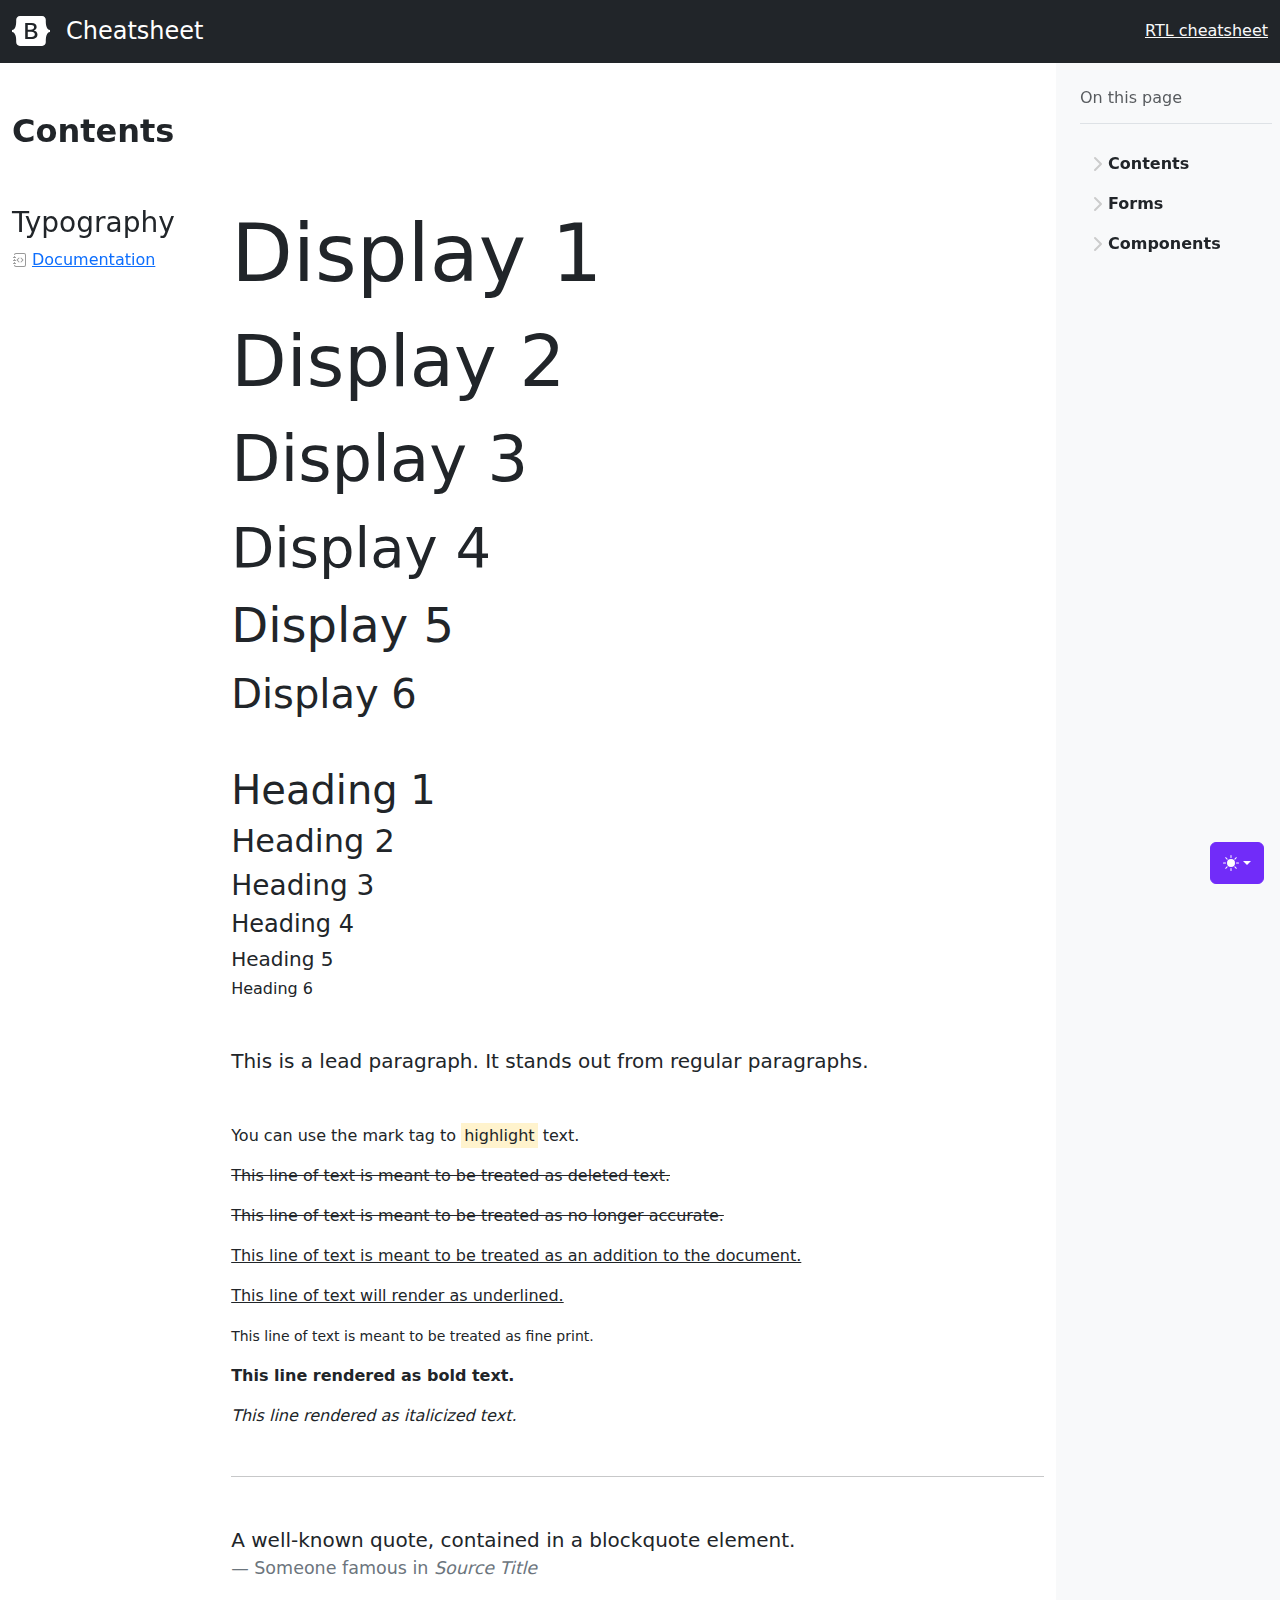
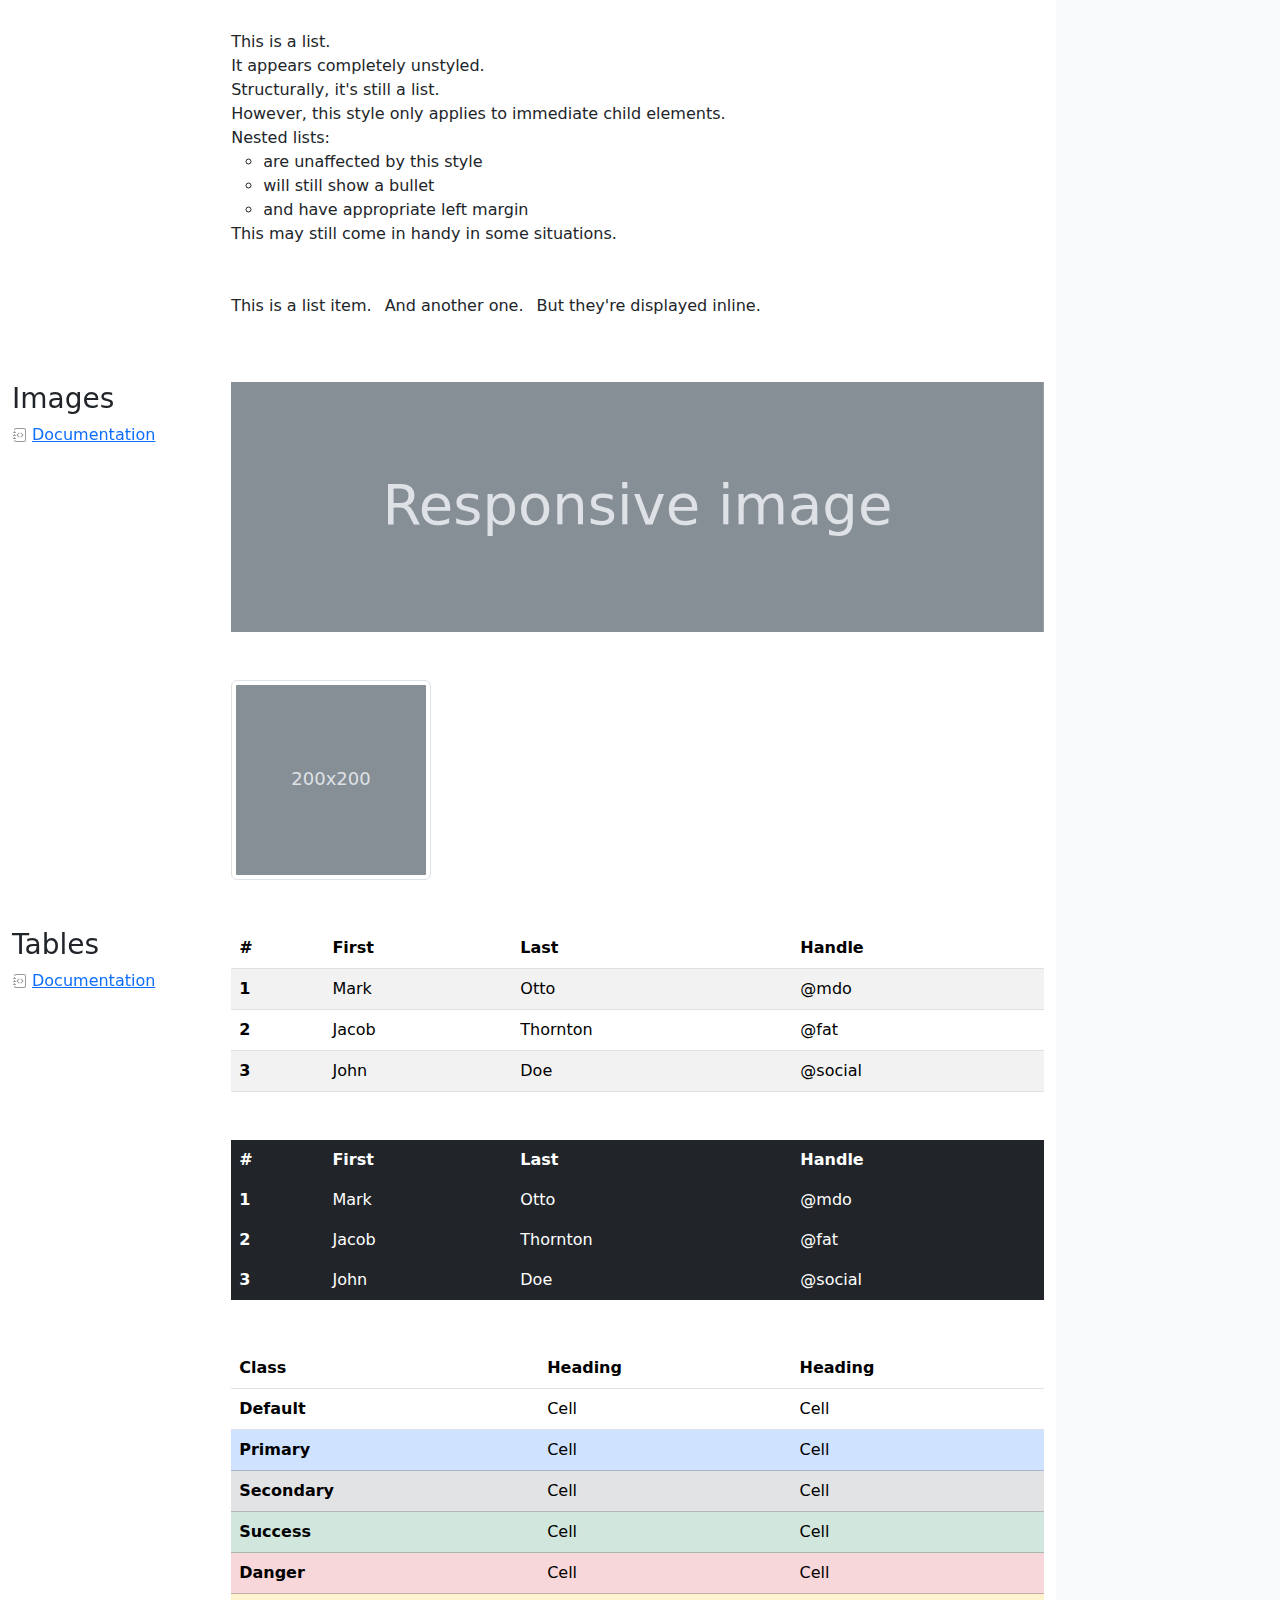
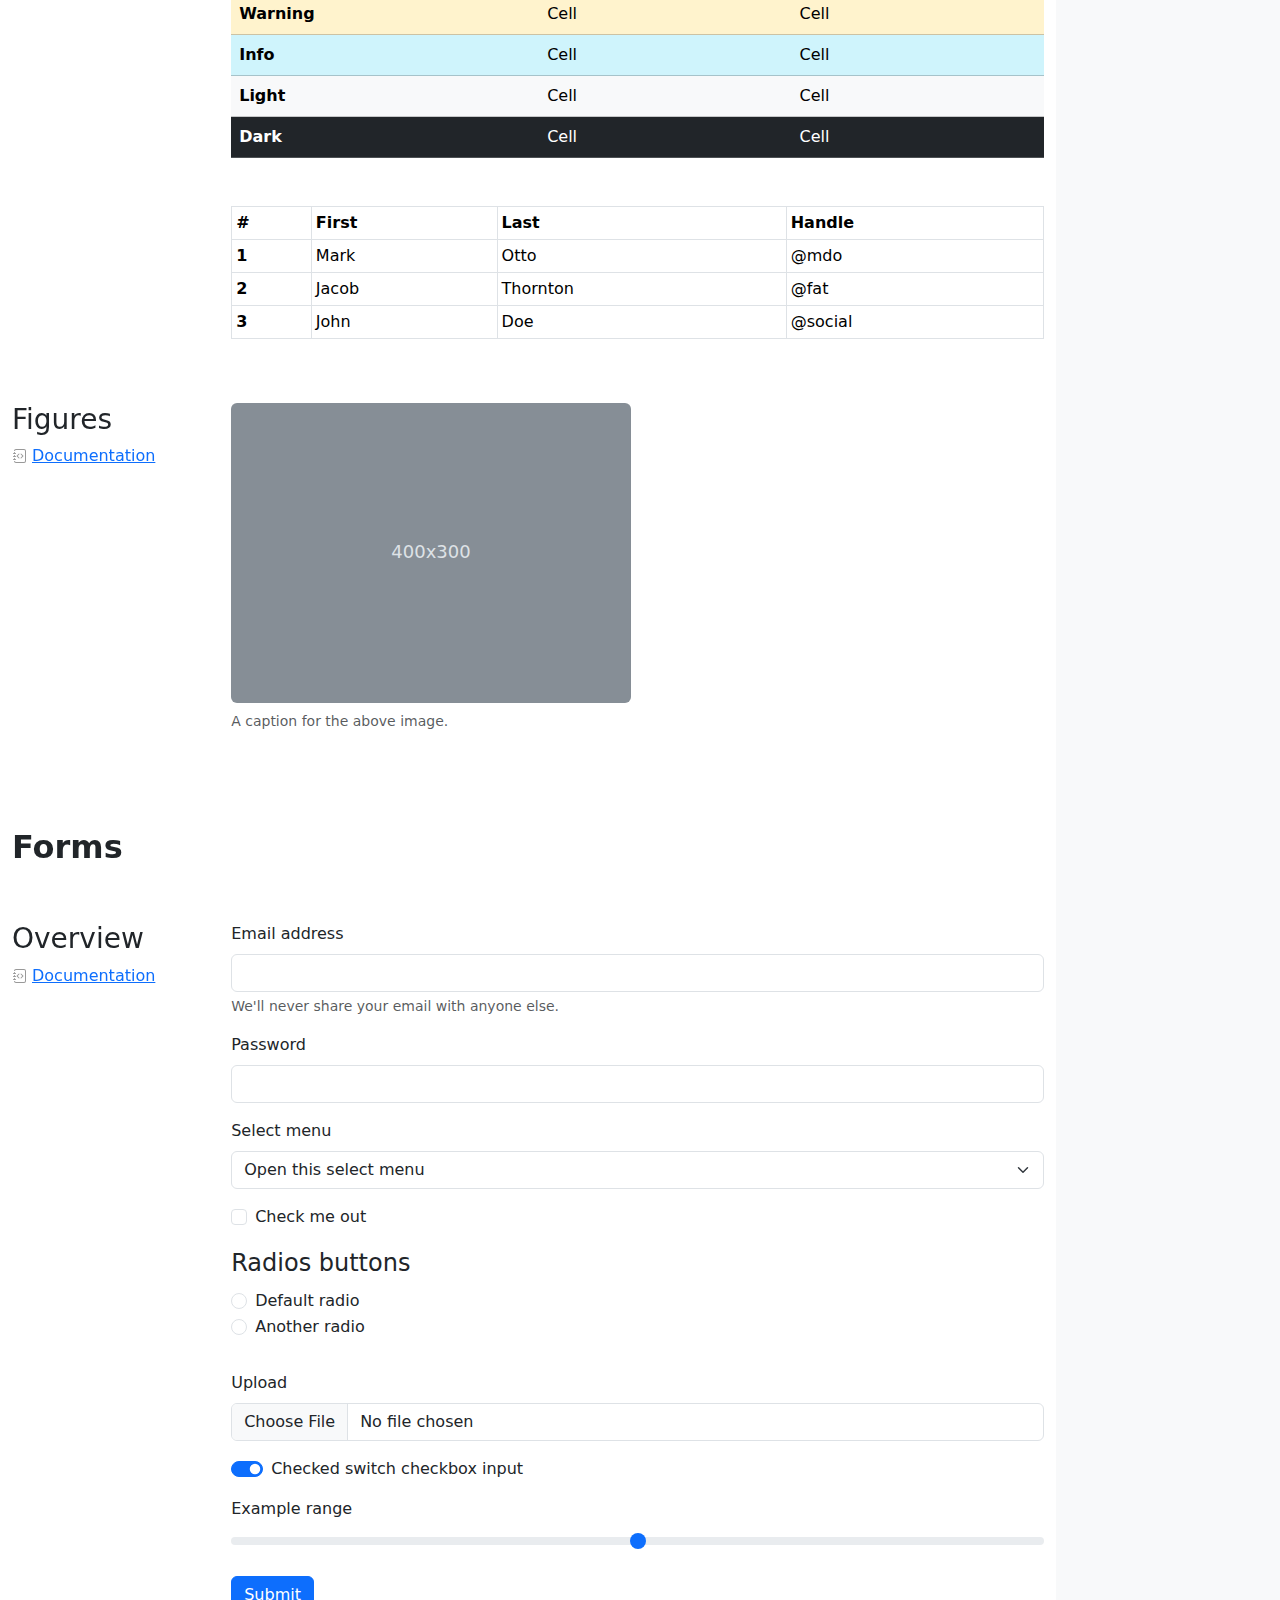
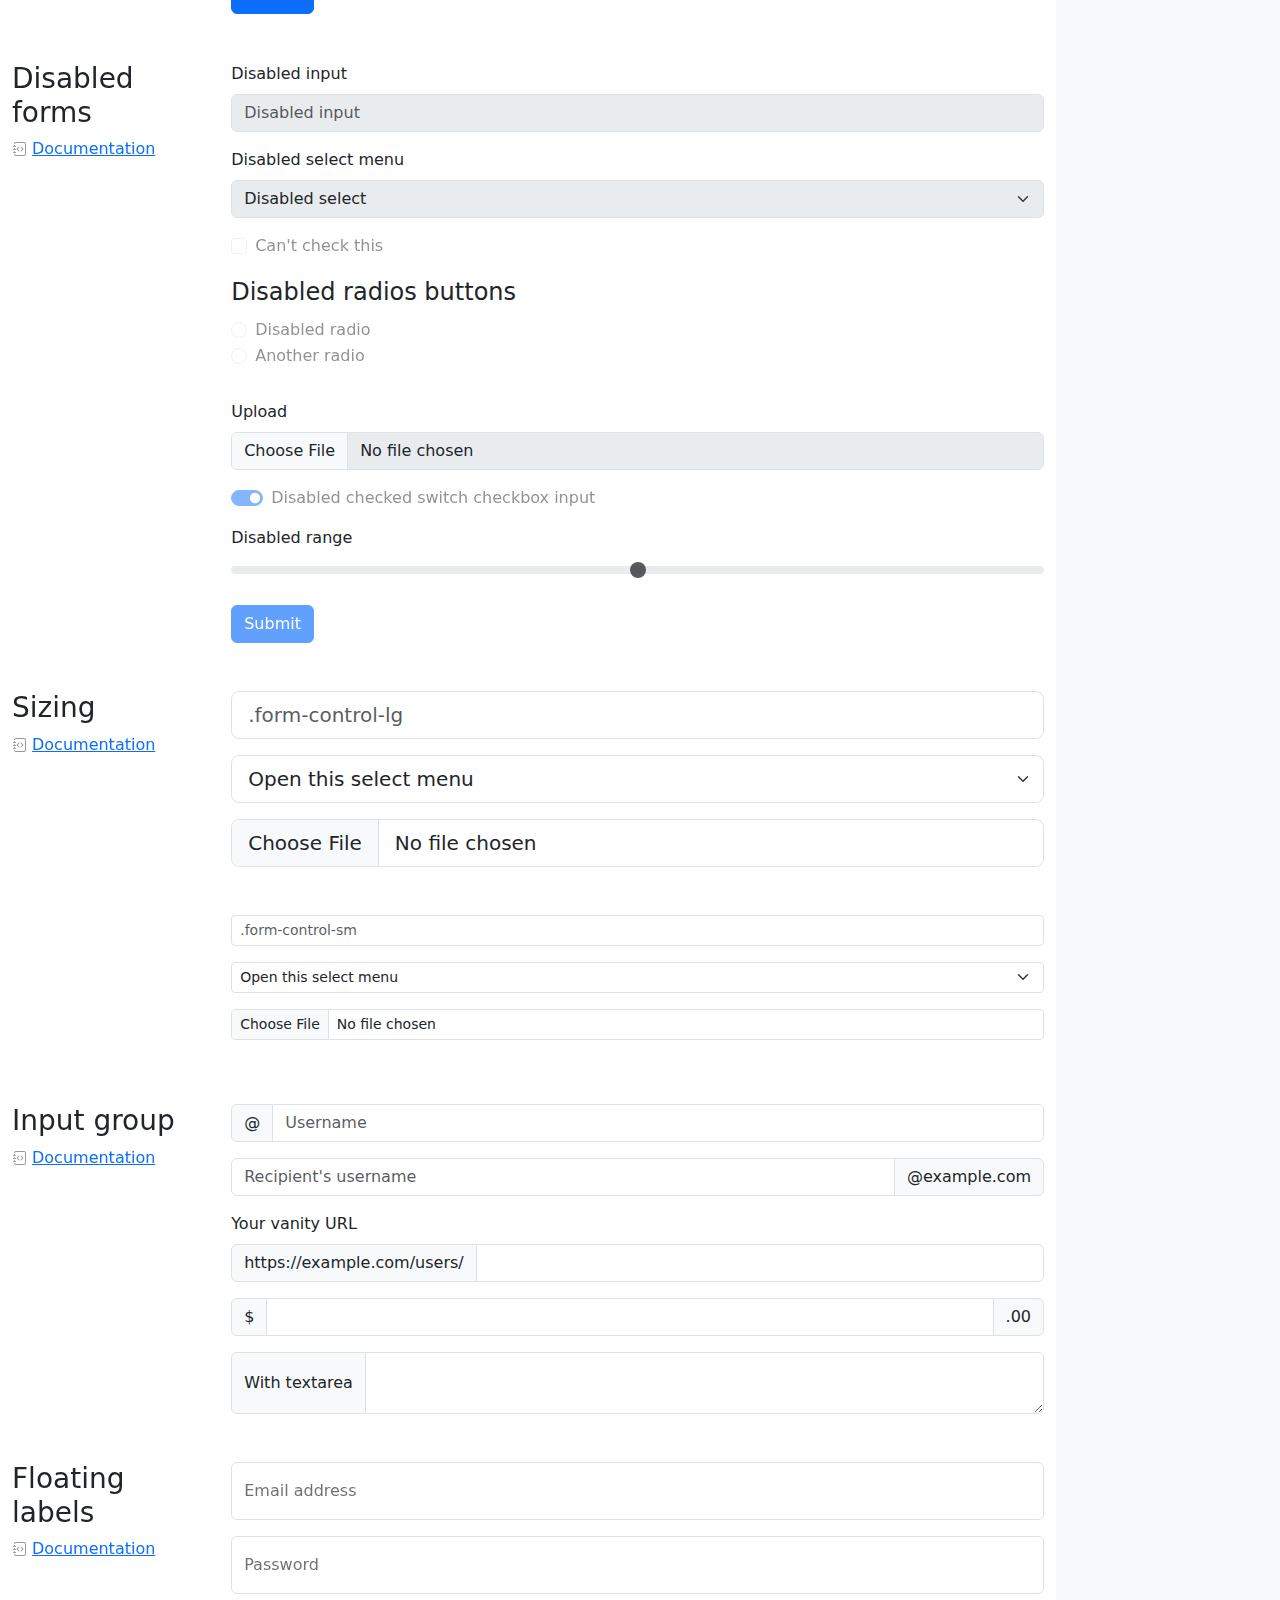
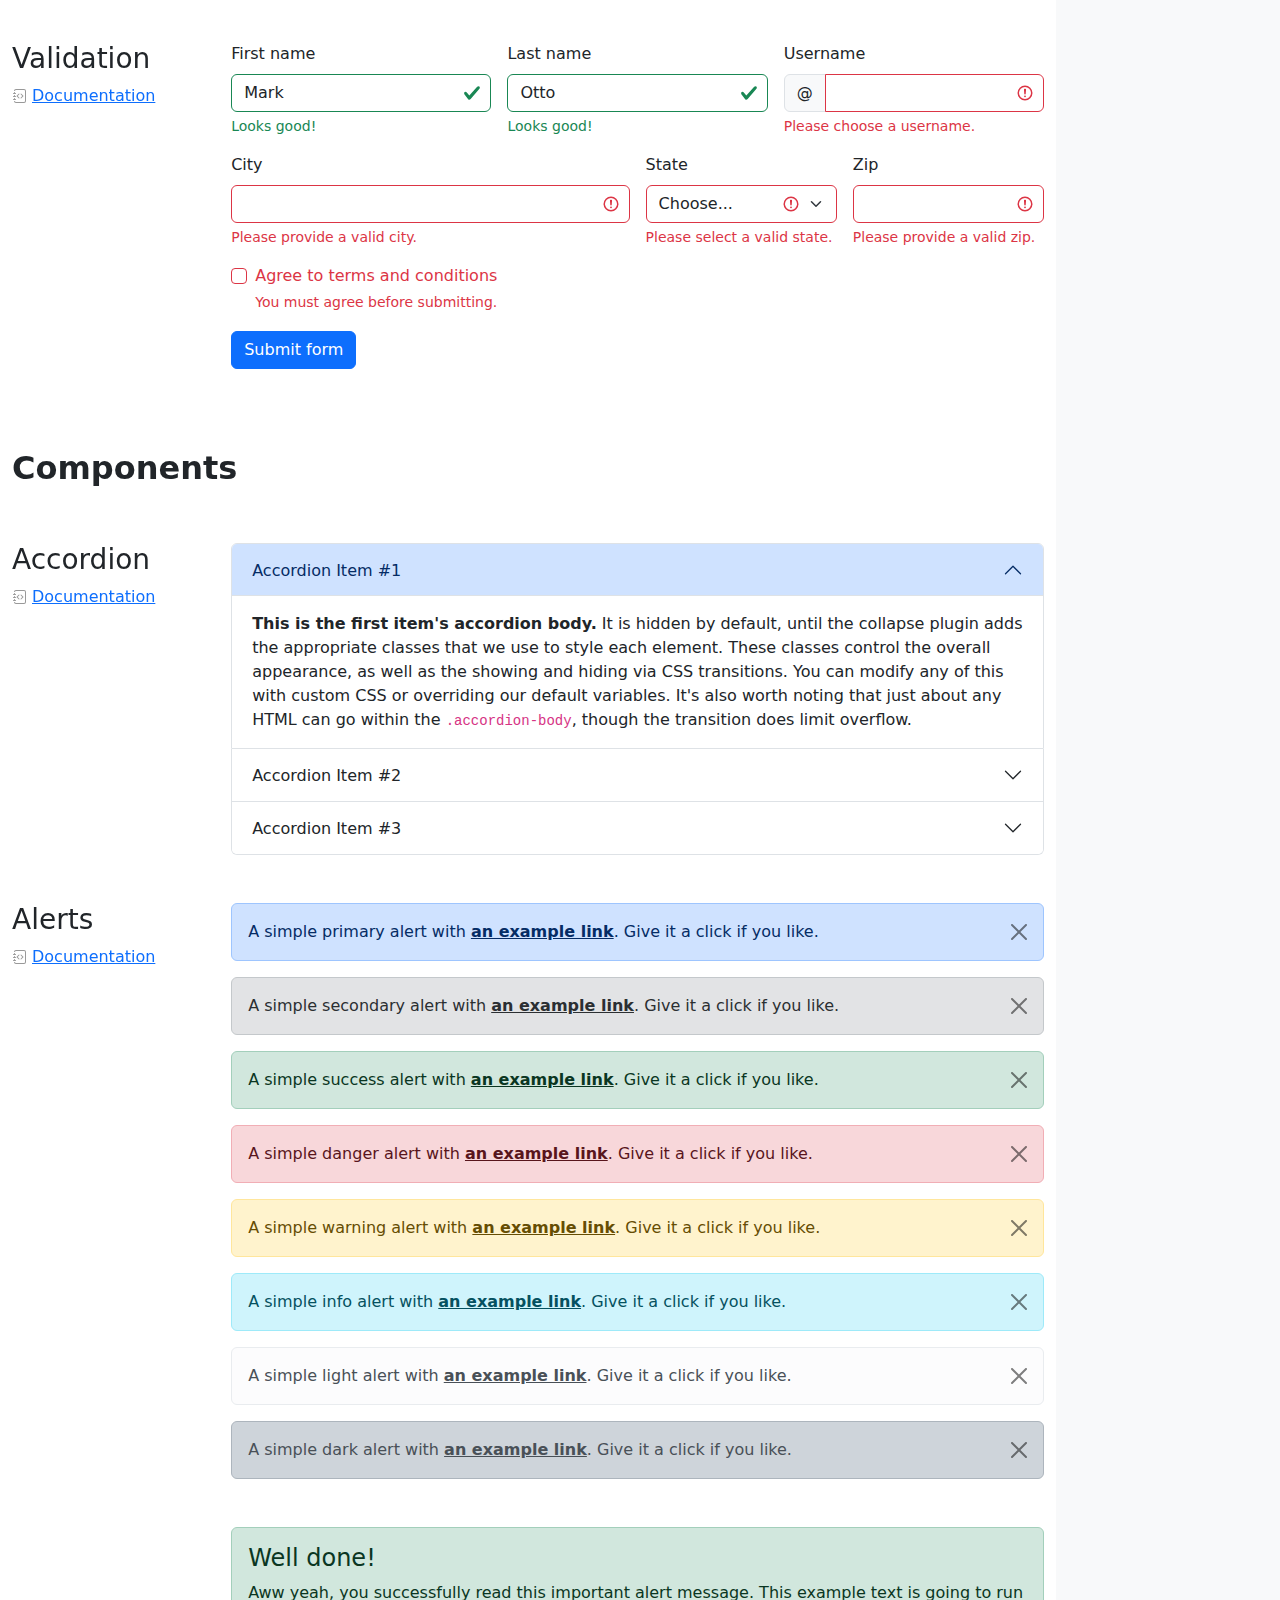
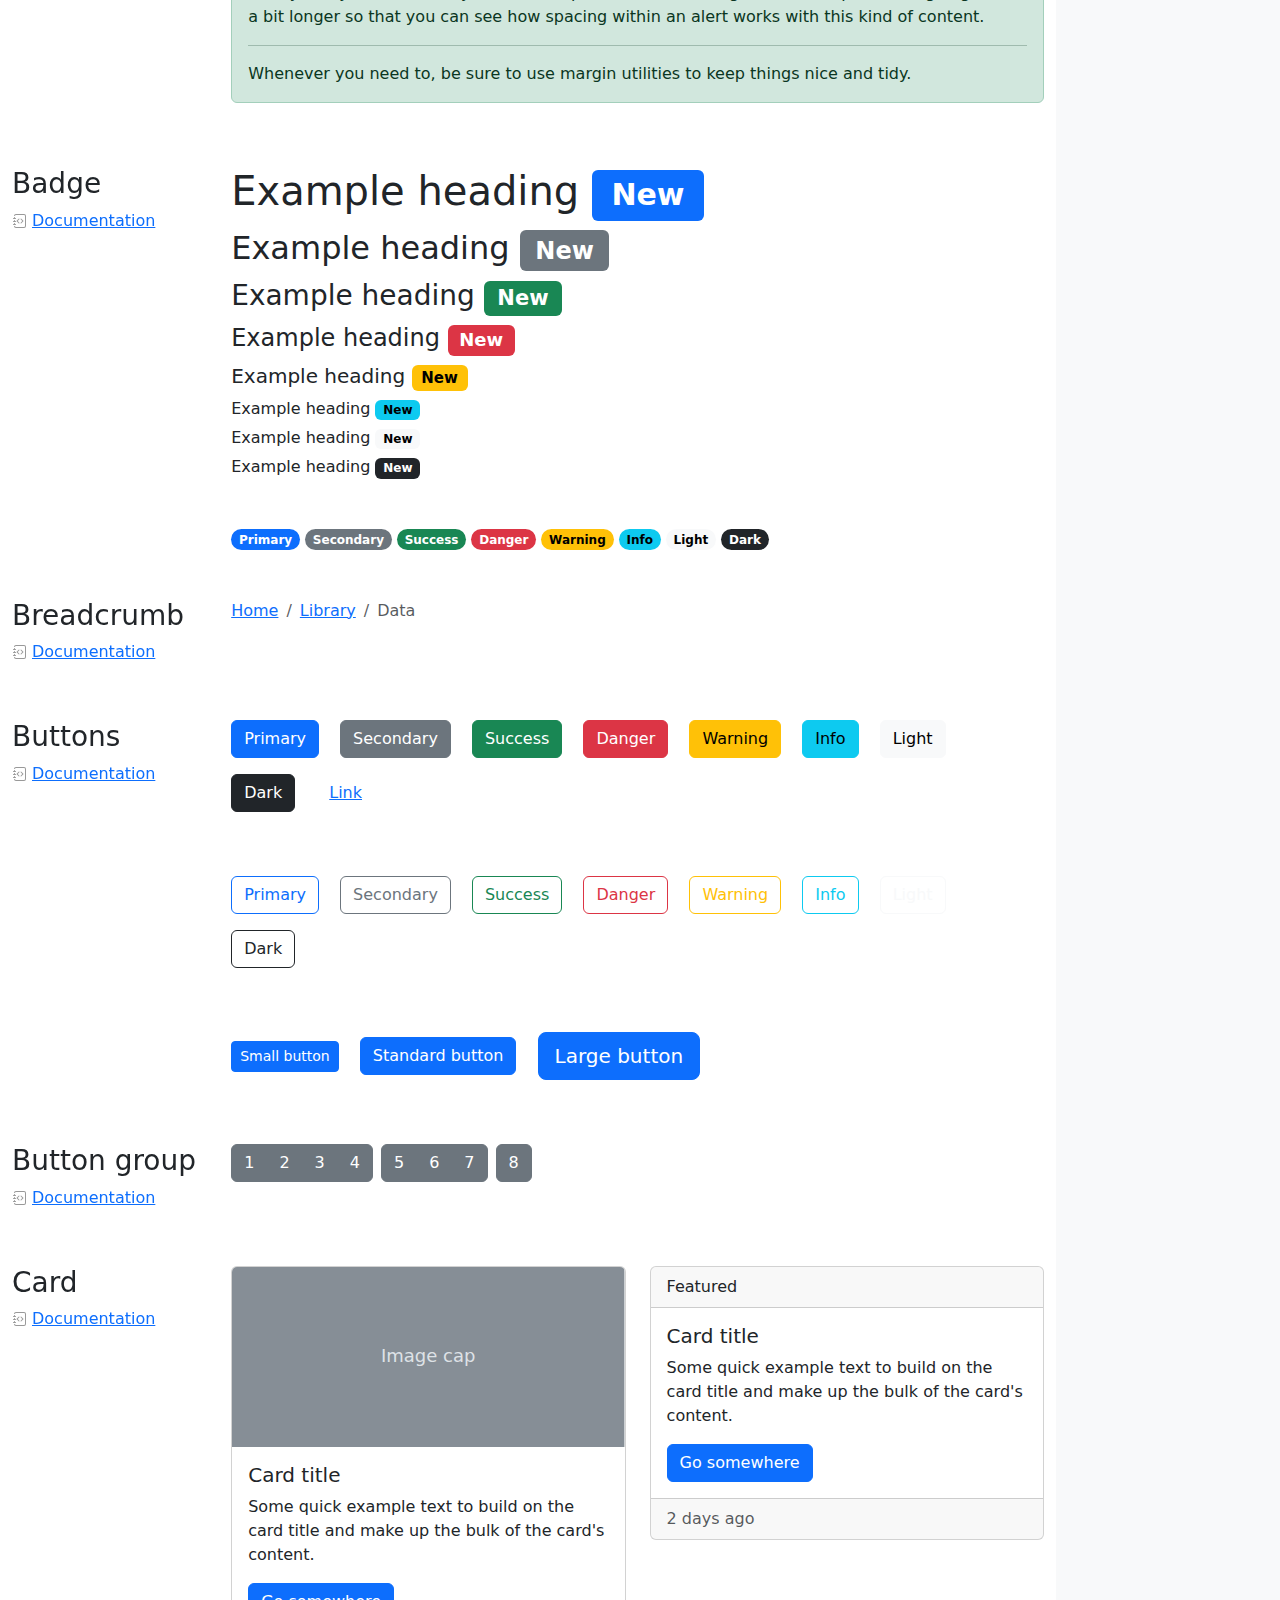
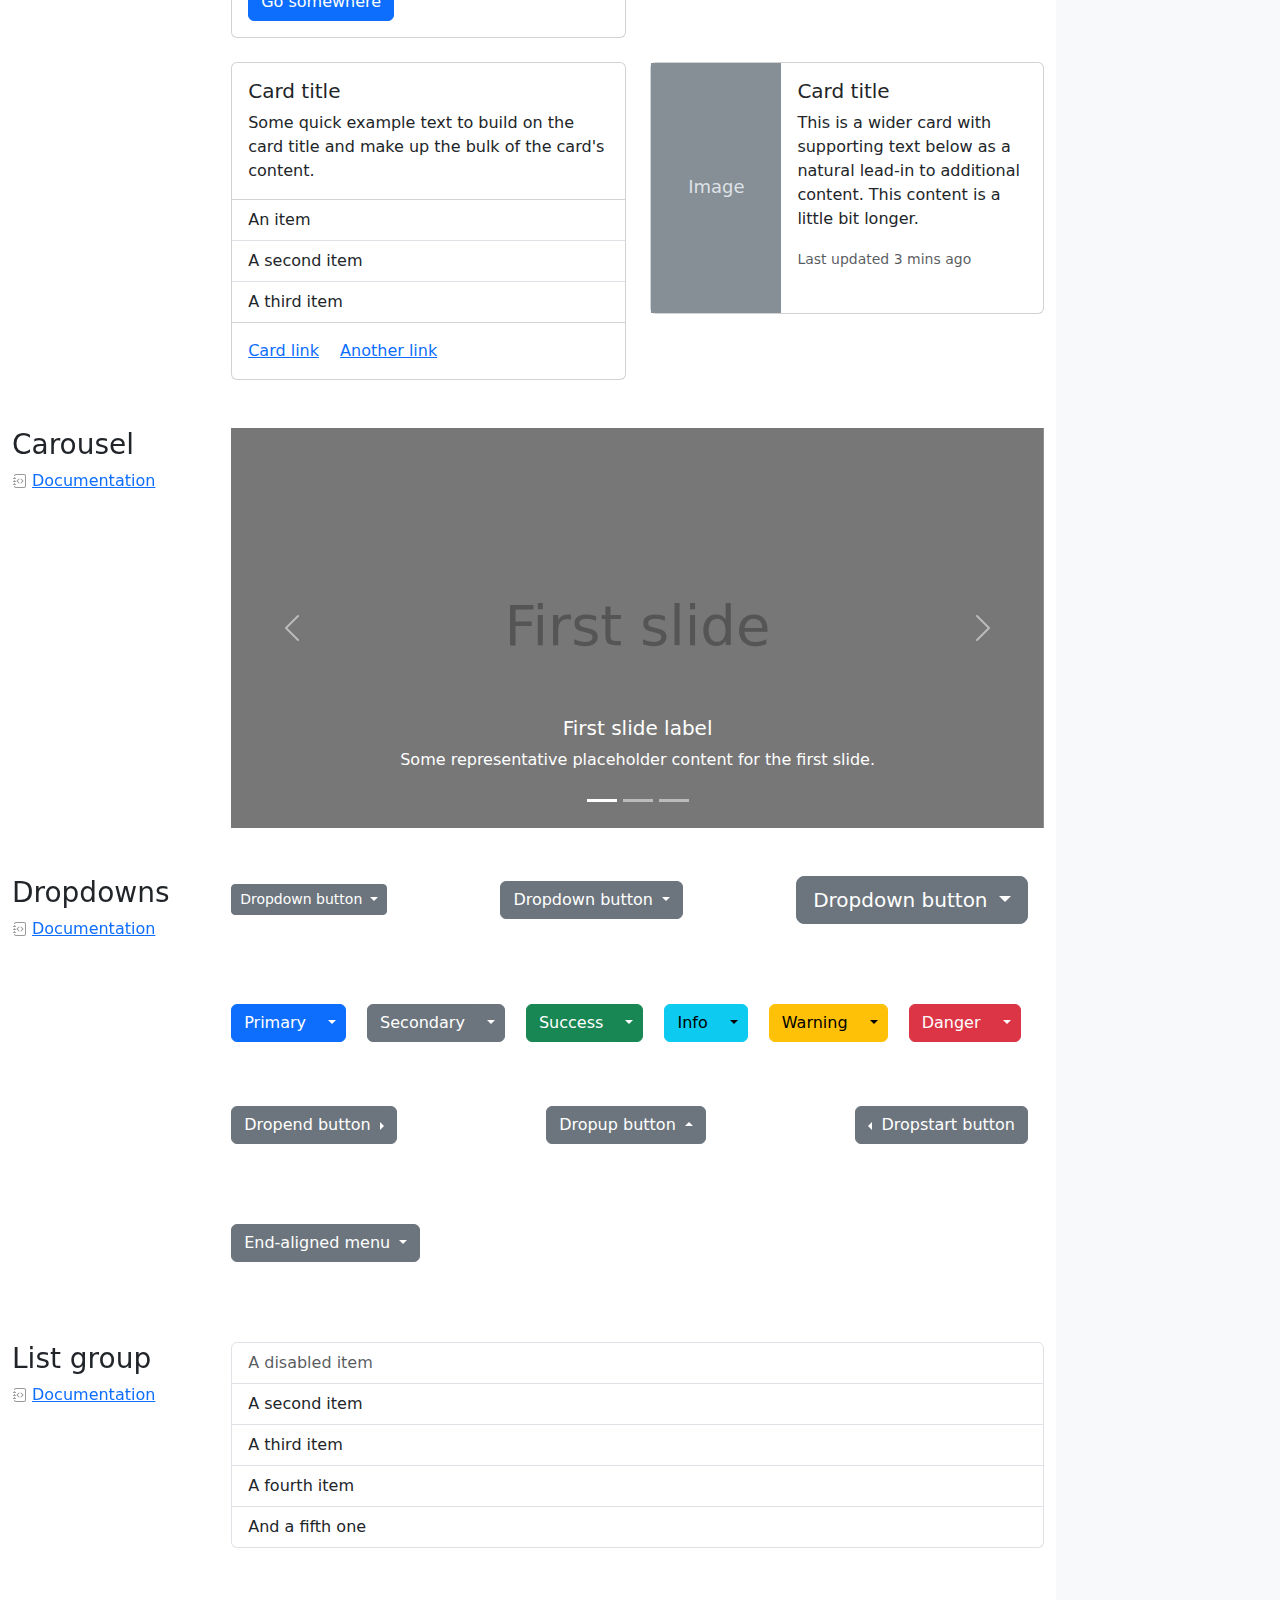
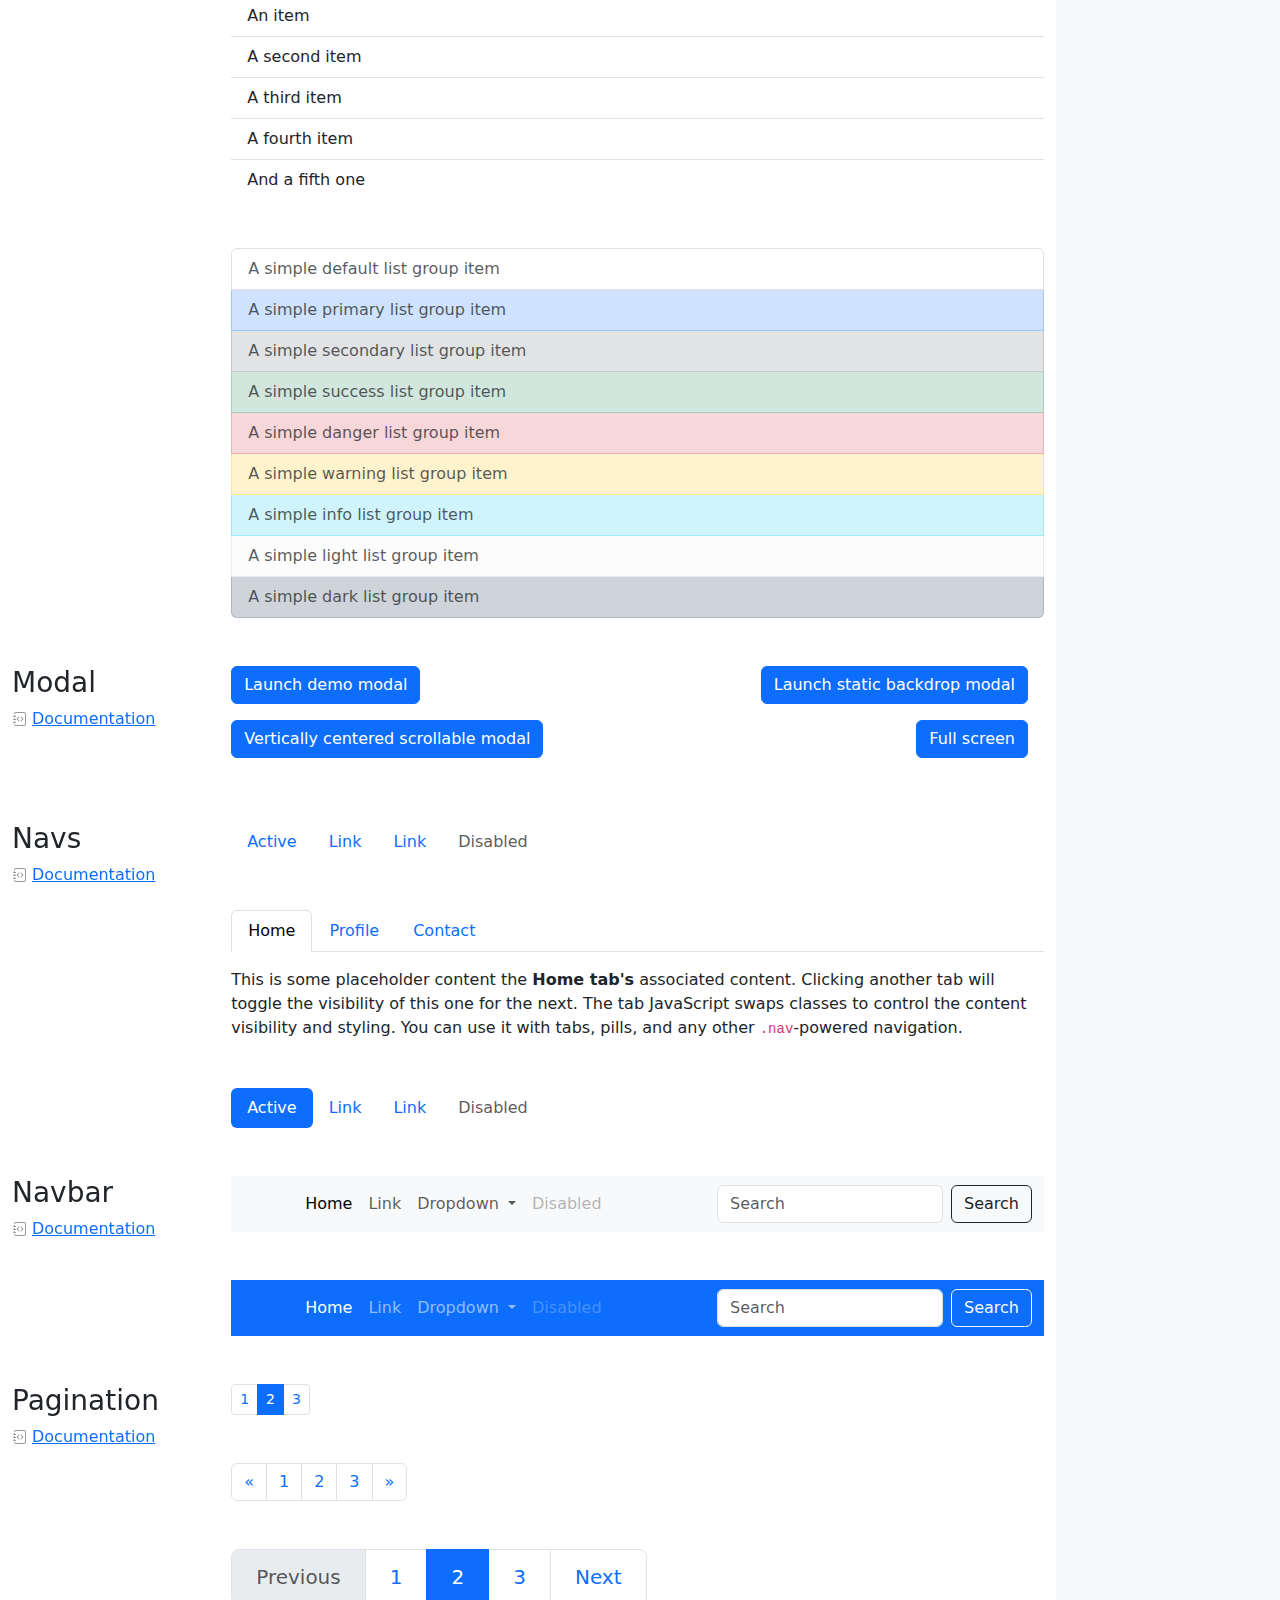
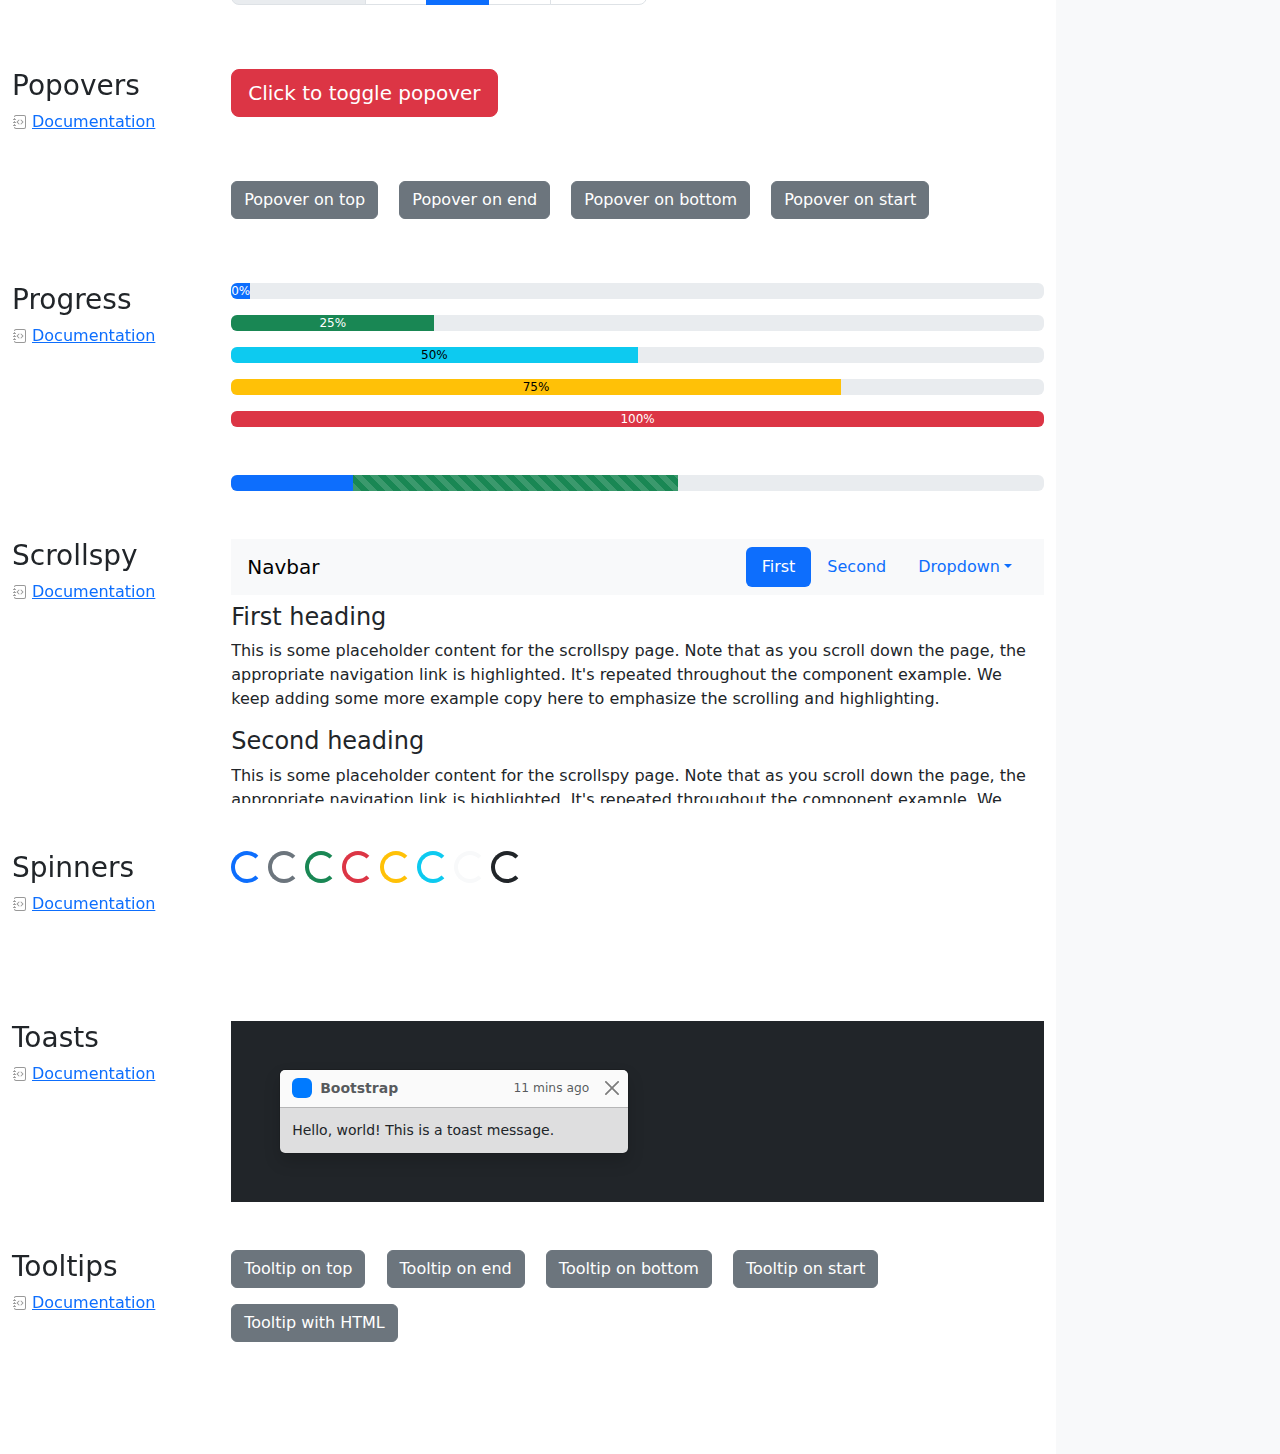
<file: TrabalhoFinal/bootstrap-5.3.7-examples/cheatsheet/index.html>
<!DOCTYPE html><html lang="en" data-bs-theme="auto"> <head><meta charset="utf-8"><meta name="viewport" content="width=device-width, initial-scale=1"><meta name="description" content=""><meta name="author" content="Mark Otto, Jacob Thornton, and Bootstrap contributors"><meta name="generator" content="Astro v5.9.2"><title>Cheatsheet · Bootstrap v5.3</title><link rel="canonical" href="https://getbootstrap.com/docs/5.3/examples/cheatsheet/"><script src="../assets/js/color-modes.js"></script><link href="../assets/dist/css/bootstrap.min.css" rel="stylesheet"><meta name="theme-color" content="#712cf9"><link href="cheatsheet.css" rel="stylesheet"><style>.bd-placeholder-img{font-size:1.125rem;text-anchor:middle;-webkit-user-select:none;-moz-user-select:none;user-select:none}@media (min-width: 768px){.bd-placeholder-img-lg{font-size:3.5rem}}.b-example-divider{width:100%;height:3rem;background-color:#0000001a;border:solid rgba(0,0,0,.15);border-width:1px 0;box-shadow:inset 0 .5em 1.5em #0000001a,inset 0 .125em .5em #00000026}.b-example-vr{flex-shrink:0;width:1.5rem;height:100vh}.bi{vertical-align:-.125em;fill:currentColor}.nav-scroller{position:relative;z-index:2;height:2.75rem;overflow-y:hidden}.nav-scroller .nav{display:flex;flex-wrap:nowrap;padding-bottom:1rem;margin-top:-1px;overflow-x:auto;text-align:center;white-space:nowrap;-webkit-overflow-scrolling:touch}.btn-bd-primary{--bd-violet-bg: #712cf9;--bd-violet-rgb: 112.520718, 44.062154, 249.437846;--bs-btn-font-weight: 600;--bs-btn-color: var(--bs-white);--bs-btn-bg: var(--bd-violet-bg);--bs-btn-border-color: var(--bd-violet-bg);--bs-btn-hover-color: var(--bs-white);--bs-btn-hover-bg: #6528e0;--bs-btn-hover-border-color: #6528e0;--bs-btn-focus-shadow-rgb: var(--bd-violet-rgb);--bs-btn-active-color: var(--bs-btn-hover-color);--bs-btn-active-bg: #5a23c8;--bs-btn-active-border-color: #5a23c8}.bd-mode-toggle{z-index:1500}.bd-mode-toggle .bi{width:1em;height:1em}.bd-mode-toggle .dropdown-menu .active .bi{display:block!important}
</style></head> <body class="bg-body-tertiary"> <svg xmlns="http://www.w3.org/2000/svg" class="d-none"> <symbol id="check2" viewBox="0 0 16 16"> <path d="M13.854 3.646a.5.5 0 0 1 0 .708l-7 7a.5.5 0 0 1-.708 0l-3.5-3.5a.5.5 0 1 1 .708-.708L6.5 10.293l6.646-6.647a.5.5 0 0 1 .708 0z"></path> </symbol> <symbol id="circle-half" viewBox="0 0 16 16"> <path d="M8 15A7 7 0 1 0 8 1v14zm0 1A8 8 0 1 1 8 0a8 8 0 0 1 0 16z"></path> </symbol> <symbol id="moon-stars-fill" viewBox="0 0 16 16"> <path d="M6 .278a.768.768 0 0 1 .08.858 7.208 7.208 0 0 0-.878 3.46c0 4.021 3.278 7.277 7.318 7.277.527 0 1.04-.055 1.533-.16a.787.787 0 0 1 .81.316.733.733 0 0 1-.031.893A8.349 8.349 0 0 1 8.344 16C3.734 16 0 12.286 0 7.71 0 4.266 2.114 1.312 5.124.06A.752.752 0 0 1 6 .278z"></path> <path d="M10.794 3.148a.217.217 0 0 1 .412 0l.387 1.162c.173.518.579.924 1.097 1.097l1.162.387a.217.217 0 0 1 0 .412l-1.162.387a1.734 1.734 0 0 0-1.097 1.097l-.387 1.162a.217.217 0 0 1-.412 0l-.387-1.162A1.734 1.734 0 0 0 9.31 6.593l-1.162-.387a.217.217 0 0 1 0-.412l1.162-.387a1.734 1.734 0 0 0 1.097-1.097l.387-1.162zM13.863.099a.145.145 0 0 1 .274 0l.258.774c.115.346.386.617.732.732l.774.258a.145.145 0 0 1 0 .274l-.774.258a1.156 1.156 0 0 0-.732.732l-.258.774a.145.145 0 0 1-.274 0l-.258-.774a1.156 1.156 0 0 0-.732-.732l-.774-.258a.145.145 0 0 1 0-.274l.774-.258c.346-.115.617-.386.732-.732L13.863.1z"></path> </symbol> <symbol id="sun-fill" viewBox="0 0 16 16"> <path d="M8 12a4 4 0 1 0 0-8 4 4 0 0 0 0 8zM8 0a.5.5 0 0 1 .5.5v2a.5.5 0 0 1-1 0v-2A.5.5 0 0 1 8 0zm0 13a.5.5 0 0 1 .5.5v2a.5.5 0 0 1-1 0v-2A.5.5 0 0 1 8 13zm8-5a.5.5 0 0 1-.5.5h-2a.5.5 0 0 1 0-1h2a.5.5 0 0 1 .5.5zM3 8a.5.5 0 0 1-.5.5h-2a.5.5 0 0 1 0-1h2A.5.5 0 0 1 3 8zm10.657-5.657a.5.5 0 0 1 0 .707l-1.414 1.415a.5.5 0 1 1-.707-.708l1.414-1.414a.5.5 0 0 1 .707 0zm-9.193 9.193a.5.5 0 0 1 0 .707L3.05 13.657a.5.5 0 0 1-.707-.707l1.414-1.414a.5.5 0 0 1 .707 0zm9.193 2.121a.5.5 0 0 1-.707 0l-1.414-1.414a.5.5 0 0 1 .707-.707l1.414 1.414a.5.5 0 0 1 0 .707zM4.464 4.465a.5.5 0 0 1-.707 0L2.343 3.05a.5.5 0 1 1 .707-.707l1.414 1.414a.5.5 0 0 1 0 .708z"></path> </symbol> </svg> <div class="dropdown position-fixed bottom-0 end-0 mb-3 me-3 bd-mode-toggle"> <button class="btn btn-bd-primary py-2 dropdown-toggle d-flex align-items-center" id="bd-theme" type="button" aria-expanded="false" data-bs-toggle="dropdown" aria-label="Toggle theme (auto)"> <svg class="bi my-1 theme-icon-active" aria-hidden="true"><use href="#circle-half"></use></svg> <span class="visually-hidden" id="bd-theme-text">Toggle theme</span> </button> <ul class="dropdown-menu dropdown-menu-end shadow" aria-labelledby="bd-theme-text"> <li> <button type="button" class="dropdown-item d-flex align-items-center" data-bs-theme-value="light" aria-pressed="false"> <svg class="bi me-2 opacity-50" aria-hidden="true"><use href="#sun-fill"></use></svg>
Light
<svg class="bi ms-auto d-none" aria-hidden="true"><use href="#check2"></use></svg> </button> </li> <li> <button type="button" class="dropdown-item d-flex align-items-center" data-bs-theme-value="dark" aria-pressed="false"> <svg class="bi me-2 opacity-50" aria-hidden="true"><use href="#moon-stars-fill"></use></svg>
Dark
<svg class="bi ms-auto d-none" aria-hidden="true"><use href="#check2"></use></svg> </button> </li> <li> <button type="button" class="dropdown-item d-flex align-items-center active" data-bs-theme-value="auto" aria-pressed="true"> <svg class="bi me-2 opacity-50" aria-hidden="true"><use href="#circle-half"></use></svg>
Auto
<svg class="bi ms-auto d-none" aria-hidden="true"><use href="#check2"></use></svg> </button> </li> </ul> </div>  <header class="bd-header bg-dark py-3 d-flex align-items-stretch border-bottom border-dark"> <div class="container-fluid d-flex align-items-center"> <h1 class="d-flex align-items-center fs-4 text-white mb-0"> <img src="../assets/brand/bootstrap-logo-white.svg" width="38" height="30" class="me-3" alt="Bootstrap">
Cheatsheet
</h1> <a href="../examples/cheatsheet-rtl/" class="ms-auto link-light" hreflang="ar">RTL cheatsheet</a> </div> </header> <aside class="bd-aside sticky-xl-top text-body-secondary align-self-start mb-3 mb-xl-5 px-2"> <h2 class="h6 pt-4 pb-3 mb-4 border-bottom">On this page</h2> <nav class="small" id="toc"> <ul class="list-unstyled"> <li class="my-2"> <button type="button" class="btn d-inline-flex align-items-center collapsed border-0" data-bs-toggle="collapse" aria-expanded="false" data-bs-target="#contents-collapse" aria-controls="contents-collapse">Contents</button> <ul class="list-unstyled ps-3 collapse" id="contents-collapse"> <li><a class="d-inline-flex align-items-center rounded text-decoration-none" href="#typography">Typography</a></li> <li><a class="d-inline-flex align-items-center rounded text-decoration-none" href="#images">Images</a></li> <li><a class="d-inline-flex align-items-center rounded text-decoration-none" href="#tables">Tables</a></li> <li><a class="d-inline-flex align-items-center rounded text-decoration-none" href="#figures">Figures</a></li> </ul> </li> <li class="my-2"> <button type="button" class="btn d-inline-flex align-items-center collapsed border-0" data-bs-toggle="collapse" aria-expanded="false" data-bs-target="#forms-collapse" aria-controls="forms-collapse">Forms</button> <ul class="list-unstyled ps-3 collapse" id="forms-collapse"> <li><a class="d-inline-flex align-items-center rounded text-decoration-none" href="#overview">Overview</a></li> <li><a class="d-inline-flex align-items-center rounded text-decoration-none" href="#disabled-forms">Disabled forms</a></li> <li><a class="d-inline-flex align-items-center rounded text-decoration-none" href="#sizing">Sizing</a></li> <li><a class="d-inline-flex align-items-center rounded text-decoration-none" href="#input-group">Input group</a></li> <li><a class="d-inline-flex align-items-center rounded text-decoration-none" href="#floating-labels">Floating labels</a></li> <li><a class="d-inline-flex align-items-center rounded text-decoration-none" href="#validation">Validation</a></li> </ul> </li> <li class="my-2"> <button type="button" class="btn d-inline-flex align-items-center collapsed border-0" data-bs-toggle="collapse" aria-expanded="false" data-bs-target="#components-collapse" aria-controls="components-collapse">Components</button> <ul class="list-unstyled ps-3 collapse" id="components-collapse"> <li><a class="d-inline-flex align-items-center rounded text-decoration-none" href="#accordion">Accordion</a></li> <li><a class="d-inline-flex align-items-center rounded text-decoration-none" href="#alerts">Alerts</a></li> <li><a class="d-inline-flex align-items-center rounded text-decoration-none" href="#badge">Badge</a></li> <li><a class="d-inline-flex align-items-center rounded text-decoration-none" href="#breadcrumb">Breadcrumb</a></li> <li><a class="d-inline-flex align-items-center rounded text-decoration-none" href="#buttons">Buttons</a></li> <li><a class="d-inline-flex align-items-center rounded text-decoration-none" href="#button-group">Button group</a></li> <li><a class="d-inline-flex align-items-center rounded text-decoration-none" href="#card">Card</a></li> <li><a class="d-inline-flex align-items-center rounded text-decoration-none" href="#carousel">Carousel</a></li> <li><a class="d-inline-flex align-items-center rounded text-decoration-none" href="#dropdowns">Dropdowns</a></li> <li><a class="d-inline-flex align-items-center rounded text-decoration-none" href="#list-group">List group</a></li> <li><a class="d-inline-flex align-items-center rounded text-decoration-none" href="#modal">Modal</a></li> <li><a class="d-inline-flex align-items-center rounded text-decoration-none" href="#navs">Navs</a></li> <li><a class="d-inline-flex align-items-center rounded text-decoration-none" href="#navbar">Navbar</a></li> <li><a class="d-inline-flex align-items-center rounded text-decoration-none" href="#pagination">Pagination</a></li> <li><a class="d-inline-flex align-items-center rounded text-decoration-none" href="#popovers">Popovers</a></li> <li><a class="d-inline-flex align-items-center rounded text-decoration-none" href="#progress">Progress</a></li> <li><a class="d-inline-flex align-items-center rounded text-decoration-none" href="#scrollspy">Scrollspy</a></li> <li><a class="d-inline-flex align-items-center rounded text-decoration-none" href="#spinners">Spinners</a></li> <li><a class="d-inline-flex align-items-center rounded text-decoration-none" href="#toasts">Toasts</a></li> <li><a class="d-inline-flex align-items-center rounded text-decoration-none" href="#tooltips">Tooltips</a></li> </ul> </li> </ul> </nav> </aside> <main class="bd-cheatsheet container-fluid bg-body"> <section id="content"> <h2 class="sticky-xl-top fw-bold pt-3 pt-xl-5 pb-2 pb-xl-3">Contents</h2> <article class="my-3" id="typography"> <div class="bd-heading sticky-xl-top align-self-start mt-5 mb-3 mt-xl-0 mb-xl-2"> <h3>Typography</h3> <a class="d-flex align-items-center" href="../content/typography">Documentation</a> </div> <div> <div class="bd-example-snippet bd-code-snippet"> <div class="bd-example m-0 border-0"> 
        <p class="display-1">Display 1</p>
        <p class="display-2">Display 2</p>
        <p class="display-3">Display 3</p>
        <p class="display-4">Display 4</p>
        <p class="display-5">Display 5</p>
        <p class="display-6">Display 6</p> </div>  </div> <div class="bd-example-snippet bd-code-snippet"> <div class="bd-example m-0 border-0"> 
        <p class="h1">Heading 1</p>
        <p class="h2">Heading 2</p>
        <p class="h3">Heading 3</p>
        <p class="h4">Heading 4</p>
        <p class="h5">Heading 5</p>
        <p class="h6">Heading 6</p> </div>  </div> <div class="bd-example-snippet bd-code-snippet"> <div class="bd-example m-0 border-0"> 
        <p class="lead">
          This is a lead paragraph. It stands out from regular paragraphs.
        </p> </div>  </div> <div class="bd-example-snippet bd-code-snippet"> <div class="bd-example m-0 border-0"> 
        <p>You can use the mark tag to <mark>highlight</mark> text.</p>
        <p><del>This line of text is meant to be treated as deleted text.</del></p>
        <p><s>This line of text is meant to be treated as no longer accurate.</s></p>
        <p><ins>This line of text is meant to be treated as an addition to the document.</ins></p>
        <p><u>This line of text will render as underlined.</u></p>
        <p><small>This line of text is meant to be treated as fine print.</small></p>
        <p><strong>This line rendered as bold text.</strong></p>
        <p><em>This line rendered as italicized text.</em></p> </div>  </div> <div class="bd-example-snippet bd-code-snippet"> <div class="bd-example m-0 border-0"> 
        <hr> </div>  </div> <div class="bd-example-snippet bd-code-snippet"> <div class="bd-example m-0 border-0"> 
        <blockquote class="blockquote">
          <p>A well-known quote, contained in a blockquote element.</p>
          <footer class="blockquote-footer">Someone famous in <cite title="Source Title">Source Title</cite></footer>
        </blockquote> </div>  </div> <div class="bd-example-snippet bd-code-snippet"> <div class="bd-example m-0 border-0"> 
        <ul class="list-unstyled">
          <li>This is a list.</li>
          <li>It appears completely unstyled.</li>
          <li>Structurally, it's still a list.</li>
          <li>However, this style only applies to immediate child elements.</li>
          <li>Nested lists:
            <ul>
              <li>are unaffected by this style</li>
              <li>will still show a bullet</li>
              <li>and have appropriate left margin</li>
            </ul>
          </li>
          <li>This may still come in handy in some situations.</li>
        </ul> </div>  </div> <div class="bd-example-snippet bd-code-snippet"> <div class="bd-example m-0 border-0"> 
        <ul class="list-inline">
          <li class="list-inline-item">This is a list item.</li>
          <li class="list-inline-item">And another one.</li>
          <li class="list-inline-item">But they're displayed inline.</li>
        </ul> </div>  </div> </div> </article> <article class="my-3" id="images"> <div class="bd-heading sticky-xl-top align-self-start mt-5 mb-3 mt-xl-0 mb-xl-2"> <h3>Images</h3> <a class="d-flex align-items-center" href="../content/images">Documentation</a> </div> <div> <div class="bd-example-snippet bd-code-snippet"> <div class="bd-example m-0 border-0"> 
        <svg aria-label="Placeholder: Responsive image" class="bd-placeholder-img bd-placeholder-img-lg img-fluid" height="250" preserveAspectRatio="xMidYMid slice" role="img" width="100%" xmlns="http://www.w3.org/2000/svg"><title>Placeholder</title><rect width="100%" height="100%" fill="#868e96" /><text x="50%" y="50%" fill="#dee2e6" dy=".3em">Responsive image</text></svg> </div>  </div> <div class="bd-example-snippet bd-code-snippet"> <div class="bd-example m-0 border-0"> 
        <svg aria-label="A generic square placeholder image with a white border around it, making it resemble a photograph taken with an old instant camera: 200x200" class="bd-placeholder-img img-thumbnail" height="200" preserveAspectRatio="xMidYMid slice" role="img" width="200" xmlns="http://www.w3.org/2000/svg"><title>A generic square placeholder image with a white border around it, making it resemble a photograph taken with an old instant camera</title><rect width="100%" height="100%" fill="#868e96" /><text x="50%" y="50%" fill="#dee2e6" dy=".3em">200x200</text></svg> </div>  </div> </div> </article> <article class="my-3" id="tables"> <div class="bd-heading sticky-xl-top align-self-start mt-5 mb-3 mt-xl-0 mb-xl-2"> <h3>Tables</h3> <a class="d-flex align-items-center" href="../content/tables">Documentation</a> </div> <div> <div class="bd-example-snippet bd-code-snippet"> <div class="bd-example m-0 border-0"> 
          <table class="table table-striped">
            <thead>
            <tr>
              <th scope="col">#</th>
              <th scope="col">First</th>
              <th scope="col">Last</th>
              <th scope="col">Handle</th>
            </tr>
            </thead>
            <tbody>
            <tr>
              <th scope="row">1</th>
              <td>Mark</td>
              <td>Otto</td>
              <td>@mdo</td>
            </tr>
            <tr>
              <th scope="row">2</th>
              <td>Jacob</td>
              <td>Thornton</td>
              <td>@fat</td>
            </tr>
            <tr>
              <th scope="row">3</th>
              <td>John</td>
              <td>Doe</td>
              <td>@social</td>
            </tr>
            </tbody>
          </table> </div>  </div> <div class="bd-example-snippet bd-code-snippet"> <div class="bd-example m-0 border-0"> 
          <table class="table table-dark table-borderless">
            <thead>
            <tr>
              <th scope="col">#</th>
              <th scope="col">First</th>
              <th scope="col">Last</th>
              <th scope="col">Handle</th>
            </tr>
            </thead>
            <tbody>
            <tr>
              <th scope="row">1</th>
              <td>Mark</td>
              <td>Otto</td>
              <td>@mdo</td>
            </tr>
            <tr>
              <th scope="row">2</th>
              <td>Jacob</td>
              <td>Thornton</td>
              <td>@fat</td>
            </tr>
            <tr>
              <th scope="row">3</th>
              <td>John</td>
              <td>Doe</td>
              <td>@social</td>
            </tr>
            </tbody>
          </table> </div>  </div> <div class="bd-example-snippet bd-code-snippet"> <div class="bd-example m-0 border-0"> 
          <table class="table table-hover">
            <thead>
            <tr>
              <th scope="col">Class</th>
              <th scope="col">Heading</th>
              <th scope="col">Heading</th>
            </tr>
            </thead>
            <tbody>
            <tr>
              <th scope="row">Default</th>
              <td>Cell</td>
              <td>Cell</td>
            </tr>
<tr class="table-primary">
                <th scope="row">Primary</th>
                <td>Cell</td>
                <td>Cell</td>
              </tr>
<tr class="table-secondary">
                <th scope="row">Secondary</th>
                <td>Cell</td>
                <td>Cell</td>
              </tr>
<tr class="table-success">
                <th scope="row">Success</th>
                <td>Cell</td>
                <td>Cell</td>
              </tr>
<tr class="table-danger">
                <th scope="row">Danger</th>
                <td>Cell</td>
                <td>Cell</td>
              </tr>
<tr class="table-warning">
                <th scope="row">Warning</th>
                <td>Cell</td>
                <td>Cell</td>
              </tr>
<tr class="table-info">
                <th scope="row">Info</th>
                <td>Cell</td>
                <td>Cell</td>
              </tr>
<tr class="table-light">
                <th scope="row">Light</th>
                <td>Cell</td>
                <td>Cell</td>
              </tr>
<tr class="table-dark">
                <th scope="row">Dark</th>
                <td>Cell</td>
                <td>Cell</td>
              </tr>
</tbody>
          </table> </div>  </div> <div class="bd-example-snippet bd-code-snippet"> <div class="bd-example m-0 border-0"> 
          <table class="table table-sm table-bordered">
            <thead>
            <tr>
              <th scope="col">#</th>
              <th scope="col">First</th>
              <th scope="col">Last</th>
              <th scope="col">Handle</th>
            </tr>
            </thead>
            <tbody>
            <tr>
              <th scope="row">1</th>
              <td>Mark</td>
              <td>Otto</td>
              <td>@mdo</td>
            </tr>
            <tr>
              <th scope="row">2</th>
              <td>Jacob</td>
              <td>Thornton</td>
              <td>@fat</td>
            </tr>
            <tr>
              <th scope="row">3</th>
              <td>John</td>
              <td>Doe</td>
              <td>@social</td>
            </tr>
            </tbody>
          </table> </div>  </div> </div> </article> <article class="my-3" id="figures"> <div class="bd-heading sticky-xl-top align-self-start mt-5 mb-3 mt-xl-0 mb-xl-2"> <h3>Figures</h3> <a class="d-flex align-items-center" href="../content/figures">Documentation</a> </div> <div> <div class="bd-example-snippet bd-code-snippet"> <div class="bd-example m-0 border-0"> 
        <figure class="figure">
          <svg aria-label="Placeholder: 400x300" class="bd-placeholder-img figure-img img-fluid rounded" height="300" preserveAspectRatio="xMidYMid slice" role="img" width="400" xmlns="http://www.w3.org/2000/svg"><title>Placeholder</title><rect width="100%" height="100%" fill="#868e96" /><text x="50%" y="50%" fill="#dee2e6" dy=".3em">400x300</text></svg>
          <figcaption class="figure-caption">A caption for the above image.</figcaption>
        </figure> </div>  </div> </div> </article> </section> <section id="forms"> <h2 class="sticky-xl-top fw-bold pt-3 pt-xl-5 pb-2 pb-xl-3">Forms</h2> <article class="my-3" id="overview"> <div class="bd-heading sticky-xl-top align-self-start mt-5 mb-3 mt-xl-0 mb-xl-2"> <h3>Overview</h3> <a class="d-flex align-items-center" href="../forms/overview/">Documentation</a> </div> <div> <div class="bd-example-snippet bd-code-snippet"> <div class="bd-example m-0 border-0"> 
        <form>
          <div class="mb-3">
            <label for="exampleInputEmail1" class="form-label">Email address</label>
            <input type="email" class="form-control" id="exampleInputEmail1" aria-describedby="emailHelp">
            <div id="emailHelp" class="form-text">We'll never share your email with anyone else.</div>
          </div>
          <div class="mb-3">
            <label for="exampleInputPassword1" class="form-label">Password</label>
            <input type="password" class="form-control" id="exampleInputPassword1">
          </div>
          <div class="mb-3">
            <label for="exampleSelect" class="form-label">Select menu</label>
            <select class="form-select" id="exampleSelect">
              <option selected>Open this select menu</option>
              <option value="1">One</option>
              <option value="2">Two</option>
              <option value="3">Three</option>
            </select>
          </div>
          <div class="mb-3 form-check">
            <input type="checkbox" class="form-check-input" id="exampleCheck1">
            <label class="form-check-label" for="exampleCheck1">Check me out</label>
          </div>
          <fieldset class="mb-3">
            <legend>Radios buttons</legend>
            <div class="form-check">
              <input type="radio" name="radios" class="form-check-input" id="exampleRadio1">
              <label class="form-check-label" for="exampleRadio1">Default radio</label>
            </div>
            <div class="mb-3 form-check">
              <input type="radio" name="radios" class="form-check-input" id="exampleRadio2">
              <label class="form-check-label" for="exampleRadio2">Another radio</label>
            </div>
          </fieldset>
          <div class="mb-3">
            <label class="form-label" for="customFile">Upload</label>
            <input type="file" class="form-control" id="customFile">
          </div>
          <div class="mb-3 form-check form-switch">
            <input class="form-check-input" type="checkbox" role="switch" id="switchCheckChecked" checked>
            <label class="form-check-label" for="switchCheckChecked">Checked switch checkbox input</label>
          </div>
          <div class="mb-3">
            <label for="customRange3" class="form-label">Example range</label>
            <input type="range" class="form-range" min="0" max="5" step="0.5" id="customRange3">
          </div>
          <button type="submit" class="btn btn-primary">Submit</button>
        </form> </div>  </div> </div> </article> <article class="my-3" id="disabled-forms"> <div class="bd-heading sticky-xl-top align-self-start mt-5 mb-3 mt-xl-0 mb-xl-2"> <h3>Disabled forms</h3> <a class="d-flex align-items-center" href="../forms/overview/#disabled-forms">Documentation</a> </div> <div> <div class="bd-example-snippet bd-code-snippet"> <div class="bd-example m-0 border-0"> 
        <form>
          <fieldset disabled aria-label="Disabled fieldset example">
            <div class="mb-3">
              <label for="disabledTextInput" class="form-label">Disabled input</label>
              <input type="text" id="disabledTextInput" class="form-control" placeholder="Disabled input">
            </div>
            <div class="mb-3">
              <label for="disabledSelect" class="form-label">Disabled select menu</label>
              <select id="disabledSelect" class="form-select">
                <option>Disabled select</option>
              </select>
            </div>
            <div class="mb-3">
              <div class="form-check">
                <input class="form-check-input" type="checkbox" id="disabledFieldsetCheck" disabled>
                <label class="form-check-label" for="disabledFieldsetCheck">
                  Can't check this
                </label>
              </div>
            </div>
            <fieldset class="mb-3">
              <legend>Disabled radios buttons</legend>
              <div class="form-check">
                <input type="radio" name="radios" class="form-check-input" id="disabledRadio1" disabled>
                <label class="form-check-label" for="disabledRadio1">Disabled radio</label>
              </div>
              <div class="mb-3 form-check">
                <input type="radio" name="radios" class="form-check-input" id="disabledRadio2" disabled>
                <label class="form-check-label" for="disabledRadio2">Another radio</label>
              </div>
            </fieldset>
            <div class="mb-3">
              <label class="form-label" for="disabledCustomFile">Upload</label>
              <input type="file" class="form-control" id="disabledCustomFile" disabled>
            </div>
            <div class="mb-3 form-check form-switch">
              <input class="form-check-input" type="checkbox" role="switch" id="disabledSwitchCheckChecked" checked disabled>
              <label class="form-check-label" for="disabledSwitchCheckChecked">Disabled checked switch checkbox input</label>
            </div>
            <div class="mb-3">
              <label for="disabledRange" class="form-label">Disabled range</label>
              <input type="range" class="form-range" min="0" max="5" step="0.5" id="disabledRange">
            </div>
            <button type="submit" class="btn btn-primary">Submit</button>
          </fieldset>
        </form> </div>  </div> </div> </article> <article class="my-3" id="sizing"> <div class="bd-heading sticky-xl-top align-self-start mt-5 mb-3 mt-xl-0 mb-xl-2"> <h3>Sizing</h3> <a class="d-flex align-items-center" href="../forms/form-control#sizing">Documentation</a> </div> <div> <div class="bd-example-snippet bd-code-snippet"> <div class="bd-example m-0 border-0"> 
        <div class="mb-3">
          <input class="form-control form-control-lg" type="text" placeholder=".form-control-lg" aria-label=".form-control-lg example">
        </div>
        <div class="mb-3">
          <select class="form-select form-select-lg" aria-label=".form-select-lg example">
            <option selected>Open this select menu</option>
            <option value="1">One</option>
            <option value="2">Two</option>
            <option value="3">Three</option>
          </select>
        </div>
        <div class="mb-3">
          <input type="file" class="form-control form-control-lg" aria-label="Large file input example">
        </div> </div>  </div> <div class="bd-example-snippet bd-code-snippet"> <div class="bd-example m-0 border-0"> 
        <div class="mb-3">
          <input class="form-control form-control-sm" type="text" placeholder=".form-control-sm" aria-label=".form-control-sm example">
        </div>
        <div class="mb-3">
          <select class="form-select form-select-sm" aria-label=".form-select-sm example">
            <option selected>Open this select menu</option>
            <option value="1">One</option>
            <option value="2">Two</option>
            <option value="3">Three</option>
          </select>
        </div>
        <div class="mb-3">
          <input type="file" class="form-control form-control-sm" aria-label="Small file input example">
        </div>
         </div>  </div> </div> </article> <article class="my-3" id="input-group"> <div class="bd-heading sticky-xl-top align-self-start mt-5 mb-3 mt-xl-0 mb-xl-2"> <h3>Input group</h3> <a class="d-flex align-items-center" href="../forms/input-group">Documentation</a> </div> <div> <div class="bd-example-snippet bd-code-snippet"> <div class="bd-example m-0 border-0"> 
        <div class="input-group mb-3">
          <span class="input-group-text" id="basic-addon1">@</span>
          <input type="text" class="form-control" placeholder="Username" aria-label="Username" aria-describedby="basic-addon1">
        </div>
        <div class="input-group mb-3">
          <input type="text" class="form-control" placeholder="Recipient's username" aria-label="Recipient's username" aria-describedby="basic-addon2">
          <span class="input-group-text" id="basic-addon2">@example.com</span>
        </div>
        <label for="basic-url" class="form-label">Your vanity URL</label>
        <div class="input-group mb-3">
          <span class="input-group-text" id="basic-addon3">https://example.com/users/</span>
          <input type="text" class="form-control" id="basic-url" aria-describedby="basic-addon3">
        </div>
        <div class="input-group mb-3">
          <span class="input-group-text">$</span>
          <input type="text" class="form-control" aria-label="Amount (to the nearest dollar)">
          <span class="input-group-text">.00</span>
        </div>
        <div class="input-group">
          <span class="input-group-text">With textarea</span>
          <textarea class="form-control" aria-label="With textarea"></textarea>
        </div>
         </div>  </div> </div> </article> <article class="my-3" id="floating-labels"> <div class="bd-heading sticky-xl-top align-self-start mt-5 mb-3 mt-xl-0 mb-xl-2"> <h3>Floating labels</h3> <a class="d-flex align-items-center" href="../forms/floating-labels">Documentation</a> </div> <div> <div class="bd-example-snippet bd-code-snippet"> <div class="bd-example m-0 border-0"> 
        <form>
          <div class="form-floating mb-3">
            <input type="email" class="form-control" id="floatingInput" placeholder="name@example.com">
            <label for="floatingInput">Email address</label>
          </div>
          <div class="form-floating">
            <input type="password" class="form-control" id="floatingPassword" placeholder="Password">
            <label for="floatingPassword">Password</label>
          </div>
        </form>
         </div>  </div> </div> </article> <article class="my-3" id="validation"> <div class="bd-heading sticky-xl-top align-self-start mt-5 mb-3 mt-xl-0 mb-xl-2"> <h3>Validation</h3> <a class="d-flex align-items-center" href="../forms/validation">Documentation</a> </div> <div> <div class="bd-example-snippet bd-code-snippet"> <div class="bd-example m-0 border-0"> 
        <form class="row g-3">
          <div class="col-md-4">
            <label for="validationServer01" class="form-label">First name</label>
            <input type="text" class="form-control is-valid" id="validationServer01" value="Mark" required>
            <div class="valid-feedback">
              Looks good!
            </div>
          </div>
          <div class="col-md-4">
            <label for="validationServer02" class="form-label">Last name</label>
            <input type="text" class="form-control is-valid" id="validationServer02" value="Otto" required>
            <div class="valid-feedback">
              Looks good!
            </div>
          </div>
          <div class="col-md-4">
            <label for="validationServerUsername" class="form-label">Username</label>
            <div class="input-group has-validation">
              <span class="input-group-text" id="inputGroupPrepend3">@</span>
              <input type="text" class="form-control is-invalid" id="validationServerUsername" aria-describedby="inputGroupPrepend3" required>
              <div class="invalid-feedback">
                Please choose a username.
              </div>
            </div>
          </div>
          <div class="col-md-6">
            <label for="validationServer03" class="form-label">City</label>
            <input type="text" class="form-control is-invalid" id="validationServer03" required>
            <div class="invalid-feedback">
              Please provide a valid city.
            </div>
          </div>
          <div class="col-md-3">
            <label for="validationServer04" class="form-label">State</label>
            <select class="form-select is-invalid" id="validationServer04" required>
              <option selected disabled value="">Choose...</option>
              <option>...</option>
            </select>
            <div class="invalid-feedback">
              Please select a valid state.
            </div>
          </div>
          <div class="col-md-3">
            <label for="validationServer05" class="form-label">Zip</label>
            <input type="text" class="form-control is-invalid" id="validationServer05" required>
            <div class="invalid-feedback">
              Please provide a valid zip.
            </div>
          </div>
          <div class="col-12">
            <div class="form-check">
              <input class="form-check-input is-invalid" type="checkbox" value="" id="invalidCheck3" required>
              <label class="form-check-label" for="invalidCheck3">
                Agree to terms and conditions
              </label>
              <div class="invalid-feedback">
                You must agree before submitting.
              </div>
            </div>
          </div>
          <div class="col-12">
            <button class="btn btn-primary" type="submit">Submit form</button>
          </div>
        </form>
         </div>  </div> </div> </article> </section> <section id="components"> <h2 class="sticky-xl-top fw-bold pt-3 pt-xl-5 pb-2 pb-xl-3">Components</h2> <article class="my-3" id="accordion"> <div class="bd-heading sticky-xl-top align-self-start mt-5 mb-3 mt-xl-0 mb-xl-2"> <h3>Accordion</h3> <a class="d-flex align-items-center" href="../components/accordion">Documentation</a> </div> <div> <div class="bd-example-snippet bd-code-snippet"> <div class="bd-example m-0 border-0"> 
        <div class="accordion" id="accordionExample">
          <div class="accordion-item">
            <h4 class="accordion-header">
              <button class="accordion-button" type="button" data-bs-toggle="collapse" data-bs-target="#collapseOne" aria-expanded="true" aria-controls="collapseOne">
                Accordion Item #1
              </button>
            </h4>
            <div id="collapseOne" class="accordion-collapse collapse show" data-bs-parent="#accordionExample">
              <div class="accordion-body">
                <strong>This is the first item's accordion body.</strong> It is hidden by default, until the collapse plugin adds the appropriate classes that we use to style each element. These classes control the overall appearance, as well as the showing and hiding via CSS transitions. You can modify any of this with custom CSS or overriding our default variables. It's also worth noting that just about any HTML can go within the <code>.accordion-body</code>, though the transition does limit overflow.
              </div>
            </div>
          </div>
          <div class="accordion-item">
            <h4 class="accordion-header">
              <button class="accordion-button collapsed" type="button" data-bs-toggle="collapse" data-bs-target="#collapseTwo" aria-expanded="false" aria-controls="collapseTwo">
                Accordion Item #2
              </button>
            </h4>
            <div id="collapseTwo" class="accordion-collapse collapse" data-bs-parent="#accordionExample">
              <div class="accordion-body">
                <strong>This is the second item's accordion body.</strong> It is hidden by default, until the collapse plugin adds the appropriate classes that we use to style each element. These classes control the overall appearance, as well as the showing and hiding via CSS transitions. You can modify any of this with custom CSS or overriding our default variables. It's also worth noting that just about any HTML can go within the <code>.accordion-body</code>, though the transition does limit overflow.
              </div>
            </div>
          </div>
          <div class="accordion-item">
            <h4 class="accordion-header">
              <button class="accordion-button collapsed" type="button" data-bs-toggle="collapse" data-bs-target="#collapseThree" aria-expanded="false" aria-controls="collapseThree">
                Accordion Item #3
              </button>
            </h4>
            <div id="collapseThree" class="accordion-collapse collapse" data-bs-parent="#accordionExample">
              <div class="accordion-body">
                <strong>This is the third item's accordion body.</strong> It is hidden by default, until the collapse plugin adds the appropriate classes that we use to style each element. These classes control the overall appearance, as well as the showing and hiding via CSS transitions. You can modify any of this with custom CSS or overriding our default variables. It's also worth noting that just about any HTML can go within the <code>.accordion-body</code>, though the transition does limit overflow.
              </div>
            </div>
          </div>
        </div>
         </div>  </div> </div> </article> <article class="my-3" id="alerts"> <div class="bd-heading sticky-xl-top align-self-start mt-5 mb-3 mt-xl-0 mb-xl-2"> <h3>Alerts</h3> <a class="d-flex align-items-center" href="../components/alerts">Documentation</a> </div> <div> <div class="bd-example-snippet bd-code-snippet"> <div class="bd-example m-0 border-0"> 
        <div class="alert alert-primary alert-dismissible fade show" role="alert">
          A simple primary alert with <a href="#" class="alert-link">an example link</a>. Give it a click if you like.
          <button type="button" class="btn-close" data-bs-dismiss="alert" aria-label="Close"></button>
        </div>
        

        <div class="alert alert-secondary alert-dismissible fade show" role="alert">
          A simple secondary alert with <a href="#" class="alert-link">an example link</a>. Give it a click if you like.
          <button type="button" class="btn-close" data-bs-dismiss="alert" aria-label="Close"></button>
        </div>
        

        <div class="alert alert-success alert-dismissible fade show" role="alert">
          A simple success alert with <a href="#" class="alert-link">an example link</a>. Give it a click if you like.
          <button type="button" class="btn-close" data-bs-dismiss="alert" aria-label="Close"></button>
        </div>
        

        <div class="alert alert-danger alert-dismissible fade show" role="alert">
          A simple danger alert with <a href="#" class="alert-link">an example link</a>. Give it a click if you like.
          <button type="button" class="btn-close" data-bs-dismiss="alert" aria-label="Close"></button>
        </div>
        

        <div class="alert alert-warning alert-dismissible fade show" role="alert">
          A simple warning alert with <a href="#" class="alert-link">an example link</a>. Give it a click if you like.
          <button type="button" class="btn-close" data-bs-dismiss="alert" aria-label="Close"></button>
        </div>
        

        <div class="alert alert-info alert-dismissible fade show" role="alert">
          A simple info alert with <a href="#" class="alert-link">an example link</a>. Give it a click if you like.
          <button type="button" class="btn-close" data-bs-dismiss="alert" aria-label="Close"></button>
        </div>
        

        <div class="alert alert-light alert-dismissible fade show" role="alert">
          A simple light alert with <a href="#" class="alert-link">an example link</a>. Give it a click if you like.
          <button type="button" class="btn-close" data-bs-dismiss="alert" aria-label="Close"></button>
        </div>
        

        <div class="alert alert-dark alert-dismissible fade show" role="alert">
          A simple dark alert with <a href="#" class="alert-link">an example link</a>. Give it a click if you like.
          <button type="button" class="btn-close" data-bs-dismiss="alert" aria-label="Close"></button>
        </div>
         </div>  </div> <div class="bd-example-snippet bd-code-snippet"> <div class="bd-example m-0 border-0"> 
        <div class="alert alert-success" role="alert">
          <h4 class="alert-heading">Well done!</h4>
          <p>Aww yeah, you successfully read this important alert message. This example text is going to run a bit longer so that you can see how spacing within an alert works with this kind of content.</p>
          <hr>
          <p class="mb-0">Whenever you need to, be sure to use margin utilities to keep things nice and tidy.</p>
        </div>
         </div>  </div> </div> </article> <article class="my-3" id="badge"> <div class="bd-heading sticky-xl-top align-self-start mt-5 mb-3 mt-xl-0 mb-xl-2"> <h3>Badge</h3> <a class="d-flex align-items-center" href="../components/badge">Documentation</a> </div> <div> <div class="bd-example-snippet bd-code-snippet"> <div class="bd-example m-0 border-0"> 
        <p class="h1">Example heading <span class="badge bg-primary">New</span></p>
        <p class="h2">Example heading <span class="badge bg-secondary">New</span></p>
        <p class="h3">Example heading <span class="badge bg-success">New</span></p>
        <p class="h4">Example heading <span class="badge bg-danger">New</span></p>
        <p class="h5">Example heading <span class="badge text-bg-warning">New</span></p>
        <p class="h6">Example heading <span class="badge text-bg-info">New</span></p>
        <p class="h6">Example heading <span class="badge text-bg-light">New</span></p>
        <p class="h6">Example heading <span class="badge bg-dark">New</span></p>
         </div>  </div> <div class="bd-example-snippet bd-code-snippet"> <div class="bd-example m-0 border-0"> 
        <span class="badge rounded-pill bg-primary">Primary</span>
        

        <span class="badge rounded-pill bg-secondary">Secondary</span>
        

        <span class="badge rounded-pill bg-success">Success</span>
        

        <span class="badge rounded-pill bg-danger">Danger</span>
        

        <span class="badge rounded-pill text-bg-warning">Warning</span>
        

        <span class="badge rounded-pill text-bg-info">Info</span>
        

        <span class="badge rounded-pill text-bg-light">Light</span>
        

        <span class="badge rounded-pill bg-dark">Dark</span>
         </div>  </div> </div> </article> <article class="my-3" id="breadcrumb"> <div class="bd-heading sticky-xl-top align-self-start mt-5 mb-3 mt-xl-0 mb-xl-2"> <h3>Breadcrumb</h3> <a class="d-flex align-items-center" href="../components/breadcrumb">Documentation</a> </div> <div> <div class="bd-example-snippet bd-code-snippet"> <div class="bd-example m-0 border-0"> 
        <nav aria-label="breadcrumb">
          <ol class="breadcrumb">
            <li class="breadcrumb-item"><a href="#">Home</a></li>
            <li class="breadcrumb-item"><a href="#">Library</a></li>
            <li class="breadcrumb-item active" aria-current="page">Data</li>
          </ol>
        </nav>
         </div>  </div> </div> </article> <article class="my-3" id="buttons"> <div class="bd-heading sticky-xl-top align-self-start mt-5 mb-3 mt-xl-0 mb-xl-2"> <h3>Buttons</h3> <a class="d-flex align-items-center" href="../components/buttons">Documentation</a> </div> <div> <div class="bd-example-snippet bd-code-snippet"> <div class="bd-example m-0 border-0"> 
          <button type="button" class="btn btn-primary">Primary</button>
          

          <button type="button" class="btn btn-secondary">Secondary</button>
          

          <button type="button" class="btn btn-success">Success</button>
          

          <button type="button" class="btn btn-danger">Danger</button>
          

          <button type="button" class="btn btn-warning">Warning</button>
          

          <button type="button" class="btn btn-info">Info</button>
          

          <button type="button" class="btn btn-light">Light</button>
          

          <button type="button" class="btn btn-dark">Dark</button>
          
<button type="button" class="btn btn-link">Link</button> </div>  </div> <div class="bd-example-snippet bd-code-snippet"> <div class="bd-example m-0 border-0"> 
          <button type="button" class="btn btn-outline-primary">Primary</button>
          

          <button type="button" class="btn btn-outline-secondary">Secondary</button>
          

          <button type="button" class="btn btn-outline-success">Success</button>
          

          <button type="button" class="btn btn-outline-danger">Danger</button>
          

          <button type="button" class="btn btn-outline-warning">Warning</button>
          

          <button type="button" class="btn btn-outline-info">Info</button>
          

          <button type="button" class="btn btn-outline-light">Light</button>
          

          <button type="button" class="btn btn-outline-dark">Dark</button>
           </div>  </div> <div class="bd-example-snippet bd-code-snippet"> <div class="bd-example m-0 border-0"> 
          <button type="button" class="btn btn-primary btn-sm">Small button</button>
          <button type="button" class="btn btn-primary">Standard button</button>
          <button type="button" class="btn btn-primary btn-lg">Large button</button>
           </div>  </div> </div> </article> <article class="my-3" id="button-group"> <div class="bd-heading sticky-xl-top align-self-start mt-5 mb-3 mt-xl-0 mb-xl-2"> <h3>Button group</h3> <a class="d-flex align-items-center" href="../components/button-group">Documentation</a> </div> <div> <div class="bd-example-snippet bd-code-snippet"> <div class="bd-example m-0 border-0"> 
        <div class="btn-toolbar" role="toolbar" aria-label="Toolbar with button groups">
          <div class="btn-group me-2" role="group" aria-label="First group">
            <button type="button" class="btn btn-secondary">1</button>
            <button type="button" class="btn btn-secondary">2</button>
            <button type="button" class="btn btn-secondary">3</button>
            <button type="button" class="btn btn-secondary">4</button>
          </div>
          <div class="btn-group me-2" role="group" aria-label="Second group">
            <button type="button" class="btn btn-secondary">5</button>
            <button type="button" class="btn btn-secondary">6</button>
            <button type="button" class="btn btn-secondary">7</button>
          </div>
          <div class="btn-group" role="group" aria-label="Third group">
            <button type="button" class="btn btn-secondary">8</button>
          </div>
        </div>
         </div>  </div> </div> </article> <article class="my-3" id="card"> <div class="bd-heading sticky-xl-top align-self-start mt-5 mb-3 mt-xl-0 mb-xl-2"> <h3>Card</h3> <a class="d-flex align-items-center" href="../components/card">Documentation</a> </div> <div> <div class="bd-example-snippet bd-code-snippet"> <div class="bd-example m-0 border-0"> 
          <div class="row  row-cols-1 row-cols-md-2 g-4">
            <div class="col">
              <div class="card">
                <svg aria-label="Placeholder: Image cap" class="bd-placeholder-img card-img-top" height="180" preserveAspectRatio="xMidYMid slice" role="img" width="100%" xmlns="http://www.w3.org/2000/svg"><title>Placeholder</title><rect width="100%" height="100%" fill="#868e96" /><text x="50%" y="50%" fill="#dee2e6" dy=".3em">Image cap</text></svg>
                <div class="card-body">
                  <h5 class="card-title">Card title</h5>
                  <p class="card-text">Some quick example text to build on the card title and make up the bulk of the card's content.</p>
                  <a href="#" class="btn btn-primary">Go somewhere</a>
                </div>
              </div>
            </div>
            <div class="col">
              <div class="card">
                <div class="card-header">
                  Featured
                </div>
                <div class="card-body">
                  <h5 class="card-title">Card title</h5>
                  <p class="card-text">Some quick example text to build on the card title and make up the bulk of the card's content.</p>
                  <a href="#" class="btn btn-primary">Go somewhere</a>
                </div>
                <div class="card-footer text-body-secondary">
                  2 days ago
                </div>
              </div>
            </div>
            <div class="col">
              <div class="card">
                <div class="card-body">
                  <h5 class="card-title">Card title</h5>
                  <p class="card-text">Some quick example text to build on the card title and make up the bulk of the card's content.</p>
                </div>
                <ul class="list-group list-group-flush">
                  <li class="list-group-item">An item</li>
                  <li class="list-group-item">A second item</li>
                  <li class="list-group-item">A third item</li>
                </ul>
                <div class="card-body">
                  <a href="#" class="card-link">Card link</a>
                  <a href="#" class="card-link">Another link</a>
                </div>
              </div>
            </div>
            <div class="col">
              <div class="card">
                <div class="row g-0">
                  <div class="col-md-4">
                    <svg aria-label="Placeholder: Image" class="bd-placeholder-img " height="250" preserveAspectRatio="xMidYMid slice" role="img" width="100%" xmlns="http://www.w3.org/2000/svg"><title>Placeholder</title><rect width="100%" height="100%" fill="#868e96" /><text x="50%" y="50%" fill="#dee2e6" dy=".3em">Image</text></svg>
                  </div>
                  <div class="col-md-8">
                    <div class="card-body">
                      <h5 class="card-title">Card title</h5>
                      <p class="card-text">This is a wider card with supporting text below as a natural lead-in to additional content. This content is a little bit longer.</p>
                      <p class="card-text"><small class="text-body-secondary">Last updated 3 mins ago</small></p>
                    </div>
                  </div>
                </div>
              </div>
            </div>
          </div>
           </div>  </div> </div> </article> <article class="my-3" id="carousel"> <div class="bd-heading sticky-xl-top align-self-start mt-5 mb-3 mt-xl-0 mb-xl-2"> <h3>Carousel</h3> <a class="d-flex align-items-center" href="../components/carousel">Documentation</a> </div> <div> <div class="bd-example-snippet bd-code-snippet"> <div class="bd-example m-0 border-0"> 
        <div id="carouselExampleCaptions" class="carousel slide" data-bs-ride="carousel">
          <div class="carousel-indicators">
            <button type="button" data-bs-target="#carouselExampleCaptions" data-bs-slide-to="0" class="active" aria-current="true" aria-label="Slide 1"></button>
            <button type="button" data-bs-target="#carouselExampleCaptions" data-bs-slide-to="1" aria-label="Slide 2"></button>
            <button type="button" data-bs-target="#carouselExampleCaptions" data-bs-slide-to="2" aria-label="Slide 3"></button>
          </div>
          <div class="carousel-inner">
            <div class="carousel-item active">
              <svg aria-label="Placeholder: First slide" class="bd-placeholder-img bd-placeholder-img-lg d-block w-100" height="400" preserveAspectRatio="xMidYMid slice" role="img" width="800" xmlns="http://www.w3.org/2000/svg"><title>Placeholder</title><rect width="100%" height="100%" fill="#777" /><text x="50%" y="50%" fill="#555" dy=".3em">First slide</text></svg>
              <div class="carousel-caption d-none d-md-block">
                <h5>First slide label</h5>
                <p>Some representative placeholder content for the first slide.</p>
              </div>
            </div>
            <div class="carousel-item">
              <svg aria-label="Placeholder: Second slide" class="bd-placeholder-img bd-placeholder-img-lg d-block w-100" height="400" preserveAspectRatio="xMidYMid slice" role="img" width="800" xmlns="http://www.w3.org/2000/svg"><title>Placeholder</title><rect width="100%" height="100%" fill="#666" /><text x="50%" y="50%" fill="#444" dy=".3em">Second slide</text></svg>
              <div class="carousel-caption d-none d-md-block">
                <h5>Second slide label</h5>
                <p>Some representative placeholder content for the second slide.</p>
              </div>
            </div>
            <div class="carousel-item">
              <svg aria-label="Placeholder: Third slide" class="bd-placeholder-img bd-placeholder-img-lg d-block w-100" height="400" preserveAspectRatio="xMidYMid slice" role="img" width="800" xmlns="http://www.w3.org/2000/svg"><title>Placeholder</title><rect width="100%" height="100%" fill="#555" /><text x="50%" y="50%" fill="#333" dy=".3em">Third slide</text></svg>
              <div class="carousel-caption d-none d-md-block">
                <h5>Third slide label</h5>
                <p>Some representative placeholder content for the third slide.</p>
              </div>
            </div>
          </div>
          <button class="carousel-control-prev" type="button" data-bs-target="#carouselExampleCaptions"  data-bs-slide="prev">
            <span class="carousel-control-prev-icon" aria-hidden="true"></span>
            <span class="visually-hidden">Previous</span>
          </button>
          <button class="carousel-control-next" type="button" data-bs-target="#carouselExampleCaptions"  data-bs-slide="next">
            <span class="carousel-control-next-icon" aria-hidden="true"></span>
            <span class="visually-hidden">Next</span>
          </button>
        </div>
         </div>  </div> </div> </article> <article class="my-3" id="dropdowns"> <div class="bd-heading sticky-xl-top align-self-start mt-5 mb-3 mt-xl-0 mb-xl-2"> <h3>Dropdowns</h3> <a class="d-flex align-items-center" href="../components/dropdowns">Documentation</a> </div> <div> <div class="bd-example-snippet bd-code-snippet"> <div class="bd-example m-0 border-0"> 
        <div class="btn-group w-100 align-items-center justify-content-between flex-wrap me-0">
          <div class="dropdown">
            <button class="btn btn-secondary btn-sm dropdown-toggle" type="button" data-bs-toggle="dropdown" aria-expanded="false">
              Dropdown button
            </button>
            <ul class="dropdown-menu">
              <li><h6 class="dropdown-header">Dropdown header</h6></li>
              <li><a class="dropdown-item" href="#">Action</a></li>
              <li><a class="dropdown-item" href="#">Another action</a></li>
              <li><a class="dropdown-item" href="#">Something else here</a></li>
              <li><hr class="dropdown-divider"></li>
              <li><a class="dropdown-item" href="#">Separated link</a></li>
            </ul>
          </div>
          <div class="dropdown">
            <button class="btn btn-secondary dropdown-toggle" type="button" data-bs-toggle="dropdown" aria-expanded="false">
              Dropdown button
            </button>
            <ul class="dropdown-menu">
              <li><h6 class="dropdown-header">Dropdown header</h6></li>
              <li><a class="dropdown-item" href="#">Action</a></li>
              <li><a class="dropdown-item" href="#">Another action</a></li>
              <li><a class="dropdown-item" href="#">Something else here</a></li>
              <li><hr class="dropdown-divider"></li>
              <li><a class="dropdown-item" href="#">Separated link</a></li>
            </ul>
          </div>
          <div class="dropdown">
            <button class="btn btn-secondary btn-lg dropdown-toggle" type="button" data-bs-toggle="dropdown" aria-expanded="false">
              Dropdown button
            </button>
            <ul class="dropdown-menu">
              <li><h6 class="dropdown-header">Dropdown header</h6></li>
              <li><a class="dropdown-item" href="#">Action</a></li>
              <li><a class="dropdown-item" href="#">Another action</a></li>
              <li><a class="dropdown-item" href="#">Something else here</a></li>
              <li><hr class="dropdown-divider"></li>
              <li><a class="dropdown-item" href="#">Separated link</a></li>
            </ul>
          </div>
        </div>
         </div>  </div> <div class="bd-example-snippet bd-code-snippet"> <div class="bd-example m-0 border-0"> 
          <div class="btn-group">
            <button type="button" class="btn btn-primary">Primary</button>
            <button type="button" class="btn btn-primary dropdown-toggle dropdown-toggle-split" data-bs-toggle="dropdown" aria-expanded="false">
              <span class="visually-hidden">Toggle Dropdown</span>
            </button>
            <ul class="dropdown-menu">
              <li><a class="dropdown-item" href="#">Action</a></li>
              <li><a class="dropdown-item" href="#">Another action</a></li>
              <li><a class="dropdown-item" href="#">Something else here</a></li>
            </ul>
          </div><!-- /btn-group -->
          <div class="btn-group">
            <button type="button" class="btn btn-secondary">Secondary</button>
            <button type="button" class="btn btn-secondary dropdown-toggle dropdown-toggle-split" data-bs-toggle="dropdown" aria-expanded="false">
              <span class="visually-hidden">Toggle Dropdown</span>
            </button>
            <ul class="dropdown-menu">
              <li><a class="dropdown-item" href="#">Action</a></li>
              <li><a class="dropdown-item" href="#">Another action</a></li>
              <li><a class="dropdown-item" href="#">Something else here</a></li>
            </ul>
          </div><!-- /btn-group -->
          <div class="btn-group">
            <button type="button" class="btn btn-success">Success</button>
            <button type="button" class="btn btn-success dropdown-toggle dropdown-toggle-split" data-bs-toggle="dropdown" aria-expanded="false">
              <span class="visually-hidden">Toggle Dropdown</span>
            </button>
            <ul class="dropdown-menu">
              <li><a class="dropdown-item" href="#">Action</a></li>
              <li><a class="dropdown-item" href="#">Another action</a></li>
              <li><a class="dropdown-item" href="#">Something else here</a></li>
            </ul>
          </div><!-- /btn-group -->
          <div class="btn-group">
            <button type="button" class="btn btn-info">Info</button>
            <button type="button" class="btn btn-info dropdown-toggle dropdown-toggle-split" data-bs-toggle="dropdown" aria-expanded="false">
              <span class="visually-hidden">Toggle Dropdown</span>
            </button>
            <ul class="dropdown-menu">
              <li><a class="dropdown-item" href="#">Action</a></li>
              <li><a class="dropdown-item" href="#">Another action</a></li>
              <li><a class="dropdown-item" href="#">Something else here</a></li>
            </ul>
          </div><!-- /btn-group -->
          <div class="btn-group">
            <button type="button" class="btn btn-warning">Warning</button>
            <button type="button" class="btn btn-warning dropdown-toggle dropdown-toggle-split" data-bs-toggle="dropdown" aria-expanded="false">
              <span class="visually-hidden">Toggle Dropdown</span>
            </button>
            <ul class="dropdown-menu">
              <li><a class="dropdown-item" href="#">Action</a></li>
              <li><a class="dropdown-item" href="#">Another action</a></li>
              <li><a class="dropdown-item" href="#">Something else here</a></li>
            </ul>
          </div><!-- /btn-group -->
          <div class="btn-group">
            <button type="button" class="btn btn-danger">Danger</button>
            <button type="button" class="btn btn-danger dropdown-toggle dropdown-toggle-split" data-bs-toggle="dropdown" aria-expanded="false">
              <span class="visually-hidden">Toggle Dropdown</span>
            </button>
            <ul class="dropdown-menu">
              <li><a class="dropdown-item" href="#">Action</a></li>
              <li><a class="dropdown-item" href="#">Another action</a></li>
              <li><a class="dropdown-item" href="#">Something else here</a></li>
            </ul>
          </div><!-- /btn-group -->
           </div>  </div> <div class="bd-example-snippet bd-code-snippet"> <div class="bd-example m-0 border-0"> 
          <div class="btn-group w-100 align-items-center justify-content-between flex-wrap me-0">
            <div class="dropend">
              <button class="btn btn-secondary dropdown-toggle" type="button" data-bs-toggle="dropdown" aria-expanded="false">
                Dropend button
              </button>
              <ul class="dropdown-menu">
                <li><h6 class="dropdown-header">Dropdown header</h6></li>
                <li><a class="dropdown-item" href="#">Action</a></li>
                <li><a class="dropdown-item" href="#">Another action</a></li>
                <li><a class="dropdown-item" href="#">Something else here</a></li>
                <li><hr class="dropdown-divider"></li>
                <li><a class="dropdown-item" href="#">Separated link</a></li>
              </ul>
            </div>
            <div class="dropup">
              <button class="btn btn-secondary dropdown-toggle" type="button" data-bs-toggle="dropdown" aria-expanded="false">
                Dropup button
              </button>
              <ul class="dropdown-menu">
                <li><h6 class="dropdown-header">Dropdown header</h6></li>
                <li><a class="dropdown-item" href="#">Action</a></li>
                <li><a class="dropdown-item" href="#">Another action</a></li>
                <li><a class="dropdown-item" href="#">Something else here</a></li>
                <li><hr class="dropdown-divider"></li>
                <li><a class="dropdown-item" href="#">Separated link</a></li>
              </ul>
            </div>
            <div class="dropstart">
              <button class="btn btn-secondary dropdown-toggle" type="button" data-bs-toggle="dropdown" aria-expanded="false">
                Dropstart button
              </button>
              <ul class="dropdown-menu">
                <li><h6 class="dropdown-header">Dropdown header</h6></li>
                <li><a class="dropdown-item" href="#">Action</a></li>
                <li><a class="dropdown-item" href="#">Another action</a></li>
                <li><a class="dropdown-item" href="#">Something else here</a></li>
                <li><hr class="dropdown-divider"></li>
                <li><a class="dropdown-item" href="#">Separated link</a></li>
              </ul>
            </div>
          </div>
           </div>  </div> <div class="bd-example-snippet bd-code-snippet"> <div class="bd-example m-0 border-0"> 
          <div class="btn-group">
            <div class="dropdown">
              <button class="btn btn-secondary dropdown-toggle" type="button" data-bs-toggle="dropdown" aria-expanded="false">
                End-aligned menu
              </button>
              <ul class="dropdown-menu dropdown-menu-end">
                <li><h6 class="dropdown-header">Dropdown header</h6></li>
                <li><a class="dropdown-item" href="#">Action</a></li>
                <li><a class="dropdown-item" href="#">Another action</a></li>
                <li><hr class="dropdown-divider"></li>
                <li><a class="dropdown-item" href="#">Separated link</a></li>
              </ul>
            </div>
          </div>
           </div>  </div> </div> </article> <article class="my-3" id="list-group"> <div class="bd-heading sticky-xl-top align-self-start mt-5 mb-3 mt-xl-0 mb-xl-2"> <h3>List group</h3> <a class="d-flex align-items-center" href="../components/list-group">Documentation</a> </div> <div> <div class="bd-example-snippet bd-code-snippet"> <div class="bd-example m-0 border-0"> 
        <ul class="list-group">
          <li class="list-group-item disabled" aria-disabled="true">A disabled item</li>
          <li class="list-group-item">A second item</li>
          <li class="list-group-item">A third item</li>
          <li class="list-group-item">A fourth item</li>
          <li class="list-group-item">And a fifth one</li>
        </ul>
         </div>  </div> <div class="bd-example-snippet bd-code-snippet"> <div class="bd-example m-0 border-0"> 
        <ul class="list-group list-group-flush">
          <li class="list-group-item">An item</li>
          <li class="list-group-item">A second item</li>
          <li class="list-group-item">A third item</li>
          <li class="list-group-item">A fourth item</li>
          <li class="list-group-item">And a fifth one</li>
        </ul>
         </div>  </div> <div class="bd-example-snippet bd-code-snippet"> <div class="bd-example m-0 border-0"> 
        <div class="list-group">
          <a href="#" class="list-group-item list-group-item-action">A simple default list group item</a>

          <a href="#" class="list-group-item list-group-item-action list-group-item-primary">A simple primary list group item</a>
          

          <a href="#" class="list-group-item list-group-item-action list-group-item-secondary">A simple secondary list group item</a>
          

          <a href="#" class="list-group-item list-group-item-action list-group-item-success">A simple success list group item</a>
          

          <a href="#" class="list-group-item list-group-item-action list-group-item-danger">A simple danger list group item</a>
          

          <a href="#" class="list-group-item list-group-item-action list-group-item-warning">A simple warning list group item</a>
          

          <a href="#" class="list-group-item list-group-item-action list-group-item-info">A simple info list group item</a>
          

          <a href="#" class="list-group-item list-group-item-action list-group-item-light">A simple light list group item</a>
          

          <a href="#" class="list-group-item list-group-item-action list-group-item-dark">A simple dark list group item</a>
          
</div>
         </div>  </div> </div> </article> <article class="my-3" id="modal"> <div class="bd-heading sticky-xl-top align-self-start mt-5 mb-3 mt-xl-0 mb-xl-2"> <h3>Modal</h3> <a class="d-flex align-items-center" href="../components/modal">Documentation</a> </div> <div> <div class="bd-example-snippet bd-code-snippet"> <div class="bd-example m-0 border-0"> 
        <div class="d-flex justify-content-between flex-wrap">
          <button type="button" class="btn btn-primary" data-bs-toggle="modal" data-bs-target="#exampleModalDefault">
            Launch demo modal
          </button>
          <button type="button" class="btn btn-primary" data-bs-toggle="modal" data-bs-target="#staticBackdropLive">
            Launch static backdrop modal
          </button>
          <button type="button" class="btn btn-primary" data-bs-toggle="modal" data-bs-target="#exampleModalCenteredScrollable">
            Vertically centered scrollable modal
          </button>
          <button type="button" class="btn btn-primary" data-bs-toggle="modal" data-bs-target="#exampleModalFullscreen">
            Full screen
          </button>
        </div>
         </div>  </div> </div> </article> <article class="my-3" id="navs"> <div class="bd-heading sticky-xl-top align-self-start mt-5 mb-3 mt-xl-0 mb-xl-2"> <h3>Navs</h3> <a class="d-flex align-items-center" href="../components/navs-tabs">Documentation</a> </div> <div> <div class="bd-example-snippet bd-code-snippet"> <div class="bd-example m-0 border-0"> 
        <nav class="nav">
          <a class="nav-link active" aria-current="page" href="#">Active</a>
          <a class="nav-link" href="#">Link</a>
          <a class="nav-link" href="#">Link</a>
          <a class="nav-link disabled" aria-disabled="true">Disabled</a>
        </nav>
         </div>  </div> <div class="bd-example-snippet bd-code-snippet"> <div class="bd-example m-0 border-0"> 
        <nav>
          <div class="nav nav-tabs mb-3" id="nav-tab" role="tablist">
            <button class="nav-link active" id="nav-home-tab" data-bs-toggle="tab" data-bs-target="#nav-home" type="button" role="tab" aria-controls="nav-home" aria-selected="true">Home</button>
            <button class="nav-link" id="nav-profile-tab" data-bs-toggle="tab" data-bs-target="#nav-profile" type="button" role="tab" aria-controls="nav-profile" aria-selected="false">Profile</button>
            <button class="nav-link" id="nav-contact-tab" data-bs-toggle="tab" data-bs-target="#nav-contact" type="button" role="tab" aria-controls="nav-contact" aria-selected="false">Contact</button>
          </div>
        </nav>
        <div class="tab-content" id="nav-tabContent">
          <div class="tab-pane fade show active" id="nav-home" role="tabpanel" aria-labelledby="nav-home-tab">
            <p>This is some placeholder content the <strong>Home tab's</strong> associated content. Clicking another tab will toggle the visibility of this one for the next. The tab JavaScript swaps classes to control the content visibility and styling. You can use it with tabs, pills, and any other <code>.nav</code>-powered navigation.</p>
          </div>
          <div class="tab-pane fade" id="nav-profile" role="tabpanel" aria-labelledby="nav-profile-tab">
            <p>This is some placeholder content the <strong>Profile tab's</strong> associated content. Clicking another tab will toggle the visibility of this one for the next. The tab JavaScript swaps classes to control the content visibility and styling. You can use it with tabs, pills, and any other <code>.nav</code>-powered navigation.</p>
          </div>
          <div class="tab-pane fade" id="nav-contact" role="tabpanel" aria-labelledby="nav-contact-tab">
            <p>This is some placeholder content the <strong>Contact tab's</strong> associated content. Clicking another tab will toggle the visibility of this one for the next. The tab JavaScript swaps classes to control the content visibility and styling. You can use it with tabs, pills, and any other <code>.nav</code>-powered navigation.</p>
          </div>
        </div>
         </div>  </div> <div class="bd-example-snippet bd-code-snippet"> <div class="bd-example m-0 border-0"> 
        <ul class="nav nav-pills">
          <li class="nav-item">
            <a class="nav-link active" aria-current="page" href="#">Active</a>
          </li>
          <li class="nav-item">
            <a class="nav-link" href="#">Link</a>
          </li>
          <li class="nav-item">
            <a class="nav-link" href="#">Link</a>
          </li>
          <li class="nav-item">
            <a class="nav-link disabled" aria-disabled="true">Disabled</a>
          </li>
        </ul>
         </div>  </div> </div> </article> <article class="my-3" id="navbar"> <div class="bd-heading sticky-xl-top align-self-start mt-5 mb-3 mt-xl-0 mb-xl-2"> <h3>Navbar</h3> <a class="d-flex align-items-center" href="../components/navbar">Documentation</a> </div> <div> <div class="bd-example-snippet bd-code-snippet"> <div class="bd-example m-0 border-0"> 
          <nav class="navbar navbar-expand-lg bg-body-tertiary">
            <div class="container-fluid">
              <a class="navbar-brand" href="#">
                <img src=/docs/5.3/assets/brand/bootstrap-logo-white.svg width="38" height="30" class="d-inline-block align-top" alt="Bootstrap" loading="lazy"
                     style="filter: invert(1) grayscale(100%) brightness(200%);">
              </a>
              <button class="navbar-toggler" type="button" data-bs-toggle="collapse" data-bs-target="#navbarSupportedContent" aria-controls="navbarSupportedContent" aria-expanded="false" aria-label="Toggle navigation">
                <span class="navbar-toggler-icon"></span>
              </button>
              <div class="collapse navbar-collapse" id="navbarSupportedContent">
                <ul class="navbar-nav me-auto mb-2 mb-lg-0">
                  <li class="nav-item">
                    <a class="nav-link active" aria-current="page" href="#">Home</a>
                  </li>
                  <li class="nav-item">
                    <a class="nav-link" href="#">Link</a>
                  </li>
                  <li class="nav-item dropdown">
                    <a class="nav-link dropdown-toggle" href="#" role="button" data-bs-toggle="dropdown" aria-expanded="false">
                      Dropdown
                    </a>
                    <ul class="dropdown-menu">
                      <li><a class="dropdown-item" href="#">Action</a></li>
                      <li><a class="dropdown-item" href="#">Another action</a></li>
                      <li><hr class="dropdown-divider"></li>
                      <li><a class="dropdown-item" href="#">Something else here</a></li>
                    </ul>
                  </li>
                  <li class="nav-item">
                    <a class="nav-link disabled" aria-disabled="true">Disabled</a>
                  </li>
                </ul>
                <form class="d-flex" role="search">
                  <input class="form-control me-2" type="search" placeholder="Search" aria-label="Search">
                  <button class="btn btn-outline-dark" type="submit">Search</button>
                </form>
              </div>
            </div>
          </nav>
  
          <nav class="navbar navbar-expand-lg navbar-dark bg-primary mt-5">
            <div class="container-fluid">
              <a class="navbar-brand" href="#">
                <img src=/docs/5.3/assets/brand/bootstrap-logo-white.svg width="38" height="30" class="d-inline-block align-top" alt="Bootstrap" loading="lazy">
              </a>
              <button class="navbar-toggler" type="button" data-bs-toggle="collapse" data-bs-target="#navbarSupportedContent2" aria-controls="navbarSupportedContent2" aria-expanded="false" aria-label="Toggle navigation">
                <span class="navbar-toggler-icon"></span>
              </button>
              <div class="collapse navbar-collapse" id="navbarSupportedContent2">
                <ul class="navbar-nav me-auto mb-2 mb-lg-0">
                  <li class="nav-item">
                    <a class="nav-link active" aria-current="page" href="#">Home</a>
                  </li>
                  <li class="nav-item">
                    <a class="nav-link" href="#">Link</a>
                  </li>
                  <li class="nav-item dropdown">
                    <a class="nav-link dropdown-toggle" href="#" role="button" data-bs-toggle="dropdown" aria-expanded="false">
                      Dropdown
                    </a>
                    <ul class="dropdown-menu">
                      <li><a class="dropdown-item" href="#">Action</a></li>
                      <li><a class="dropdown-item" href="#">Another action</a></li>
                      <li><hr class="dropdown-divider"></li>
                      <li><a class="dropdown-item" href="#">Something else here</a></li>
                    </ul>
                  </li>
                  <li class="nav-item">
                    <a class="nav-link disabled" aria-disabled="true">Disabled</a>
                  </li>
                </ul>
                <form class="d-flex" role="search">
                  <input class="form-control me-2" type="search" placeholder="Search" aria-label="Search">
                  <button class="btn btn-outline-light" type="submit">Search</button>
                </form>
              </div>
            </div>
          </nav>
           </div>  </div> </div> </article> <article class="my-3" id="pagination"> <div class="bd-heading sticky-xl-top align-self-start mt-5 mb-3 mt-xl-0 mb-xl-2"> <h3>Pagination</h3> <a class="d-flex align-items-center" href="../components/pagination">Documentation</a> </div> <div> <div class="bd-example-snippet bd-code-snippet"> <div class="bd-example m-0 border-0"> 
        <nav aria-label="Pagination example">
          <ul class="pagination pagination-sm">
            <li class="page-item"><a class="page-link" href="#">1</a></li>
            <li class="page-item active" aria-current="page">
              <a class="page-link" href="#">2</a>
            </li>
            <li class="page-item"><a class="page-link" href="#">3</a></li>
          </ul>
        </nav>
         </div>  </div> <div class="bd-example-snippet bd-code-snippet"> <div class="bd-example m-0 border-0"> 
        <nav aria-label="Standard pagination example">
          <ul class="pagination">
            <li class="page-item">
              <a class="page-link" href="#" aria-label="Previous">
                <span aria-hidden="true">&laquo;</span>
              </a>
            </li>
            <li class="page-item"><a class="page-link" href="#">1</a></li>
            <li class="page-item"><a class="page-link" href="#">2</a></li>
            <li class="page-item"><a class="page-link" href="#">3</a></li>
            <li class="page-item">
              <a class="page-link" href="#" aria-label="Next">
                <span aria-hidden="true">&raquo;</span>
              </a>
            </li>
          </ul>
        </nav>
         </div>  </div> <div class="bd-example-snippet bd-code-snippet"> <div class="bd-example m-0 border-0"> 
        <nav aria-label="Another pagination example">
          <ul class="pagination pagination-lg flex-wrap">
            <li class="page-item disabled">
              <a class="page-link">Previous</a>
            </li>
            <li class="page-item"><a class="page-link" href="#">1</a></li>
            <li class="page-item active" aria-current="page">
              <a class="page-link" href="#">2</a>
            </li>
            <li class="page-item"><a class="page-link" href="#">3</a></li>
            <li class="page-item">
              <a class="page-link" href="#">Next</a>
            </li>
          </ul>
        </nav>
         </div>  </div> </div> </article> <article class="my-3" id="popovers"> <div class="bd-heading sticky-xl-top align-self-start mt-5 mb-3 mt-xl-0 mb-xl-2"> <h3>Popovers</h3> <a class="d-flex align-items-center" href="../components/popovers">Documentation</a> </div> <div> <div class="bd-example-snippet bd-code-snippet"> <div class="bd-example m-0 border-0"> 
        <button type="button" class="btn btn-lg btn-danger" data-bs-toggle="popover" title="Popover title" data-bs-content="And here's some amazing content. It's very engaging. Right?">Click to toggle popover</button>
         </div>  </div> <div class="bd-example-snippet bd-code-snippet"> <div class="bd-example m-0 border-0"> 
        <button type="button" class="btn btn-secondary" data-bs-container="body" data-bs-toggle="popover" data-bs-placement="top" data-bs-content="Vivamus sagittis lacus vel augue laoreet rutrum faucibus.">
          Popover on top
        </button>
        <button type="button" class="btn btn-secondary" data-bs-container="body" data-bs-toggle="popover" data-bs-placement="right" data-bs-content="Vivamus sagittis lacus vel augue laoreet rutrum faucibus.">
          Popover on end
        </button>
        <button type="button" class="btn btn-secondary" data-bs-container="body" data-bs-toggle="popover" data-bs-placement="bottom" data-bs-content="Vivamus sagittis lacus vel augue laoreet rutrum faucibus.">
          Popover on bottom
        </button>
        <button type="button" class="btn btn-secondary" data-bs-container="body" data-bs-toggle="popover" data-bs-placement="left" data-bs-content="Vivamus sagittis lacus vel augue laoreet rutrum faucibus.">
          Popover on start
        </button>
         </div>  </div> </div> </article> <article class="my-3" id="progress"> <div class="bd-heading sticky-xl-top align-self-start mt-5 mb-3 mt-xl-0 mb-xl-2"> <h3>Progress</h3> <a class="d-flex align-items-center" href="../components/progress">Documentation</a> </div> <div> <div class="bd-example-snippet bd-code-snippet"> <div class="bd-example m-0 border-0"> 
        <div class="progress mb-3" role="progressbar" aria-label="Example with label" aria-valuenow="0" aria-valuemin="0" aria-valuemax="100">
          <div class="progress-bar">0%</div>
        </div>
        <div class="progress mb-3" role="progressbar" aria-label="Success example with label" aria-valuenow="25" aria-valuemin="0" aria-valuemax="100">
          <div class="progress-bar bg-success w-25">25%</div>
        </div>
        <div class="progress mb-3" role="progressbar" aria-label="Info example with label" aria-valuenow="50" aria-valuemin="0" aria-valuemax="100">
          <div class="progress-bar text-bg-info w-50">50%</div>
        </div>
        <div class="progress mb-3" role="progressbar" aria-label="Warning example with label" aria-valuenow="75" aria-valuemin="0" aria-valuemax="100">
          <div class="progress-bar text-bg-warning w-75">75%</div>
        </div>
        <div class="progress" role="progressbar" aria-label="Danger example with label" aria-valuenow="100" aria-valuemin="0" aria-valuemax="100">
          <div class="progress-bar bg-danger w-100">100%</div>
        </div>
         </div>  </div> <div class="bd-example-snippet bd-code-snippet"> <div class="bd-example m-0 border-0"> 
        <div class="progress-stacked">
          <div class="progress" role="progressbar" aria-label="Segment one - default example" style="width: 15%" aria-valuenow="15" aria-valuemin="0" aria-valuemax="100">
            <div class="progress-bar"></div>
          </div>
          <div class="progress" role="progressbar" aria-label="Segment two - animated striped success example" style="width: 40%" aria-valuenow="40" aria-valuemin="0" aria-valuemax="100">
            <div class="progress-bar progress-bar-striped progress-bar-animated bg-success"></div>
          </div>
        </div>
         </div>  </div> </div> </article> <article class="my-3" id="scrollspy"> <div class="bd-heading sticky-xl-top align-self-start mt-5 mb-3 mt-xl-0 mb-xl-2"> <h3>Scrollspy</h3> <a class="d-flex align-items-center" href="../components/scrollspy">Documentation</a> </div> <div> <div class="bd-example"> <nav id="navbar-example2" class="navbar bg-body-tertiary px-3"> <a class="navbar-brand" href="#">Navbar</a> <ul class="nav nav-pills"> <li class="nav-item"> <a class="nav-link active" href="#scrollspyHeading1">First</a> </li> <li class="nav-item"> <a class="nav-link" href="#scrollspyHeading2">Second</a> </li> <li class="nav-item dropdown"> <a class="nav-link dropdown-toggle" data-bs-toggle="dropdown" href="#" role="button" aria-expanded="false">Dropdown</a> <ul class="dropdown-menu"> <li><a class="dropdown-item" href="#scrollspyHeading3">Third</a></li> <li><a class="dropdown-item" href="#scrollspyHeading4">Fourth</a></li> <li><hr class="dropdown-divider"></li> <li><a class="dropdown-item" href="#scrollspyHeading5">Fifth</a></li> </ul> </li> </ul> </nav> <div data-bs-spy="scroll" data-bs-target="#navbar-example2" data-bs-offset="0" class="scrollspy-example position-relative mt-2 overflow-auto" tabindex="0"> <h4 id="scrollspyHeading1">First heading</h4> <p>This is some placeholder content for the scrollspy page. Note that as you scroll down the page, the appropriate navigation link is highlighted. It's repeated throughout the component example. We keep adding some more example copy here to emphasize the scrolling and highlighting.</p> <h4 id="scrollspyHeading2">Second heading</h4> <p>This is some placeholder content for the scrollspy page. Note that as you scroll down the page, the appropriate navigation link is highlighted. It's repeated throughout the component example. We keep adding some more example copy here to emphasize the scrolling and highlighting.</p> <h4 id="scrollspyHeading3">Third heading</h4> <p>This is some placeholder content for the scrollspy page. Note that as you scroll down the page, the appropriate navigation link is highlighted. It's repeated throughout the component example. We keep adding some more example copy here to emphasize the scrolling and highlighting.</p> <h4 id="scrollspyHeading4">Fourth heading</h4> <p>This is some placeholder content for the scrollspy page. Note that as you scroll down the page, the appropriate navigation link is highlighted. It's repeated throughout the component example. We keep adding some more example copy here to emphasize the scrolling and highlighting.</p> <h4 id="scrollspyHeading5">Fifth heading</h4> <p>This is some placeholder content for the scrollspy page. Note that as you scroll down the page, the appropriate navigation link is highlighted. It's repeated throughout the component example. We keep adding some more example copy here to emphasize the scrolling and highlighting.</p> </div> </div> </div> </article> <article class="my-3" id="spinners"> <div class="bd-heading sticky-xl-top align-self-start mt-5 mb-3 mt-xl-0 mb-xl-2"> <h3>Spinners</h3> <a class="d-flex align-items-center" href="../components/spinners">Documentation</a> </div> <div> <div class="bd-example-snippet bd-code-snippet"> <div class="bd-example m-0 border-0"> 
        <div class="spinner-border text-primary" role="status">
          <span class="visually-hidden">Loading...</span>
        </div>
        

        <div class="spinner-border text-secondary" role="status">
          <span class="visually-hidden">Loading...</span>
        </div>
        

        <div class="spinner-border text-success" role="status">
          <span class="visually-hidden">Loading...</span>
        </div>
        

        <div class="spinner-border text-danger" role="status">
          <span class="visually-hidden">Loading...</span>
        </div>
        

        <div class="spinner-border text-warning" role="status">
          <span class="visually-hidden">Loading...</span>
        </div>
        

        <div class="spinner-border text-info" role="status">
          <span class="visually-hidden">Loading...</span>
        </div>
        

        <div class="spinner-border text-light" role="status">
          <span class="visually-hidden">Loading...</span>
        </div>
        

        <div class="spinner-border text-dark" role="status">
          <span class="visually-hidden">Loading...</span>
        </div>
         </div>  </div> <div class="bd-example-snippet bd-code-snippet"> <div class="bd-example m-0 border-0"> 
        <div class="spinner-grow text-primary" role="status">
          <span class="visually-hidden">Loading...</span>
        </div>
        

        <div class="spinner-grow text-secondary" role="status">
          <span class="visually-hidden">Loading...</span>
        </div>
        

        <div class="spinner-grow text-success" role="status">
          <span class="visually-hidden">Loading...</span>
        </div>
        

        <div class="spinner-grow text-danger" role="status">
          <span class="visually-hidden">Loading...</span>
        </div>
        

        <div class="spinner-grow text-warning" role="status">
          <span class="visually-hidden">Loading...</span>
        </div>
        

        <div class="spinner-grow text-info" role="status">
          <span class="visually-hidden">Loading...</span>
        </div>
        

        <div class="spinner-grow text-light" role="status">
          <span class="visually-hidden">Loading...</span>
        </div>
        

        <div class="spinner-grow text-dark" role="status">
          <span class="visually-hidden">Loading...</span>
        </div>
         </div>  </div> </div> </article> <article class="my-3" id="toasts"> <div class="bd-heading sticky-xl-top align-self-start mt-5 mb-3 mt-xl-0 mb-xl-2"> <h3>Toasts</h3> <a class="d-flex align-items-center" href="../components/toasts">Documentation</a> </div> <div> <div class="bd-example-snippet bd-code-snippet"> <div class="bd-example m-0 border-0 bg-dark p-5 align-items-center"> 
        <div class="toast" role="alert" aria-live="assertive" aria-atomic="true">
          <div class="toast-header">
            <svg aria-hidden="true" class="bd-placeholder-img rounded me-2" height="20" preserveAspectRatio="xMidYMid slice" width="20" xmlns="http://www.w3.org/2000/svg"><rect width="100%" height="100%" fill="#007aff" /></svg>
            <strong class="me-auto">Bootstrap</strong>
            <small class="text-body-secondary">11 mins ago</small>
            <button type="button" class="btn-close" data-bs-dismiss="toast" aria-label="Close"></button>
          </div>
          <div class="toast-body">
            Hello, world! This is a toast message.
          </div>
        </div>
         </div>  </div> </div> </article> <article class="mt-3 mb-5 pb-5" id="tooltips"> <div class="bd-heading sticky-xl-top align-self-start mt-5 mb-3 mt-xl-0 mb-xl-2"> <h3>Tooltips</h3> <a class="d-flex align-items-center" href="../components/tooltips">Documentation</a> </div> <div> <div class="bd-example-snippet bd-code-snippet"> <div class="bd-example m-0 border-0 tooltip-demo"> 
        <button type="button" class="btn btn-secondary" data-bs-toggle="tooltip" data-bs-placement="top" title="Tooltip on top">Tooltip on top</button>
        <button type="button" class="btn btn-secondary" data-bs-toggle="tooltip" data-bs-placement="right" title="Tooltip on end">Tooltip on end</button>
        <button type="button" class="btn btn-secondary" data-bs-toggle="tooltip" data-bs-placement="bottom" title="Tooltip on bottom">Tooltip on bottom</button>
        <button type="button" class="btn btn-secondary" data-bs-toggle="tooltip" data-bs-placement="left" title="Tooltip on start">Tooltip on start</button>
        <button type="button" class="btn btn-secondary" data-bs-toggle="tooltip" data-bs-html="true" title="<em>Tooltip</em> <u>with</u> <b>HTML</b>">Tooltip with HTML</button>
         </div>  </div> </div> </article> </section> </main> <div class="modal fade" id="exampleModalDefault" tabindex="-1" aria-labelledby="exampleModalLabel" aria-hidden="true"> <div class="modal-dialog"> <div class="modal-content"> <div class="modal-header"> <h1 class="modal-title fs-5" id="exampleModalLabel">Modal title</h1> <button type="button" class="btn-close" data-bs-dismiss="modal" aria-label="Close"></button> </div> <div class="modal-body">
...
</div> <div class="modal-footer"> <button type="button" class="btn btn-secondary" data-bs-dismiss="modal">Close</button> <button type="button" class="btn btn-primary">Save changes</button> </div> </div> </div> </div> <div class="modal fade" id="staticBackdropLive" data-bs-backdrop="static" data-bs-keyboard="false" tabindex="-1" aria-labelledby="staticBackdropLiveLabel" aria-hidden="true"> <div class="modal-dialog"> <div class="modal-content"> <div class="modal-header"> <h1 class="modal-title fs-5" id="staticBackdropLiveLabel">Modal title</h1> <button type="button" class="btn-close" data-bs-dismiss="modal" aria-label="Close"></button> </div> <div class="modal-body"> <p>I will not close if you click outside me. Don't even try to press escape key.</p> </div> <div class="modal-footer"> <button type="button" class="btn btn-secondary" data-bs-dismiss="modal">Close</button> <button type="button" class="btn btn-primary">Understood</button> </div> </div> </div> </div> <div class="modal fade" id="exampleModalCenteredScrollable" tabindex="-1" aria-labelledby="exampleModalCenteredScrollableTitle" aria-hidden="true"> <div class="modal-dialog modal-dialog-centered modal-dialog-scrollable"> <div class="modal-content"> <div class="modal-header"> <h1 class="modal-title fs-5" id="exampleModalCenteredScrollableTitle">Modal title</h1> <button type="button" class="btn-close" data-bs-dismiss="modal" aria-label="Close"></button> </div> <div class="modal-body"> <p>This is some placeholder content to show the scrolling behavior for modals. We use repeated line breaks to demonstrate how content can exceed minimum inner height, thereby showing inner scrolling. When content becomes longer than the predefined max-height of modal, content will be cropped and scrollable within the modal.</p> <br><br><br><br><br><br><br><br><br><br><br><br><br><br><br><br><br><br><br><br><br><br><br><br><br><br><br><br><br><br><br><br><br><br><br><br><br><br><br><br> <p>This content should appear at the bottom after you scroll.</p> </div> <div class="modal-footer"> <button type="button" class="btn btn-secondary" data-bs-dismiss="modal">Close</button> <button type="button" class="btn btn-primary">Save changes</button> </div> </div> </div> </div> <div class="modal fade" id="exampleModalFullscreen" tabindex="-1" aria-labelledby="exampleModalFullscreenLabel" aria-hidden="true"> <div class="modal-dialog modal-fullscreen"> <div class="modal-content"> <div class="modal-header"> <h1 class="modal-title fs-4" id="exampleModalFullscreenLabel">Full screen modal</h1> <button type="button" class="btn-close" data-bs-dismiss="modal" aria-label="Close"></button> </div> <div class="modal-body">
...
</div> <div class="modal-footer"> <button type="button" class="btn btn-secondary" data-bs-dismiss="modal">Close</button> </div> </div> </div> </div>   <script src="../assets/dist/js/bootstrap.bundle.min.js" class="astro-vvvwv3sm"></script> <script src="cheatsheet.js" class="astro-vvvwv3sm"></script> </body> </html>
</file>
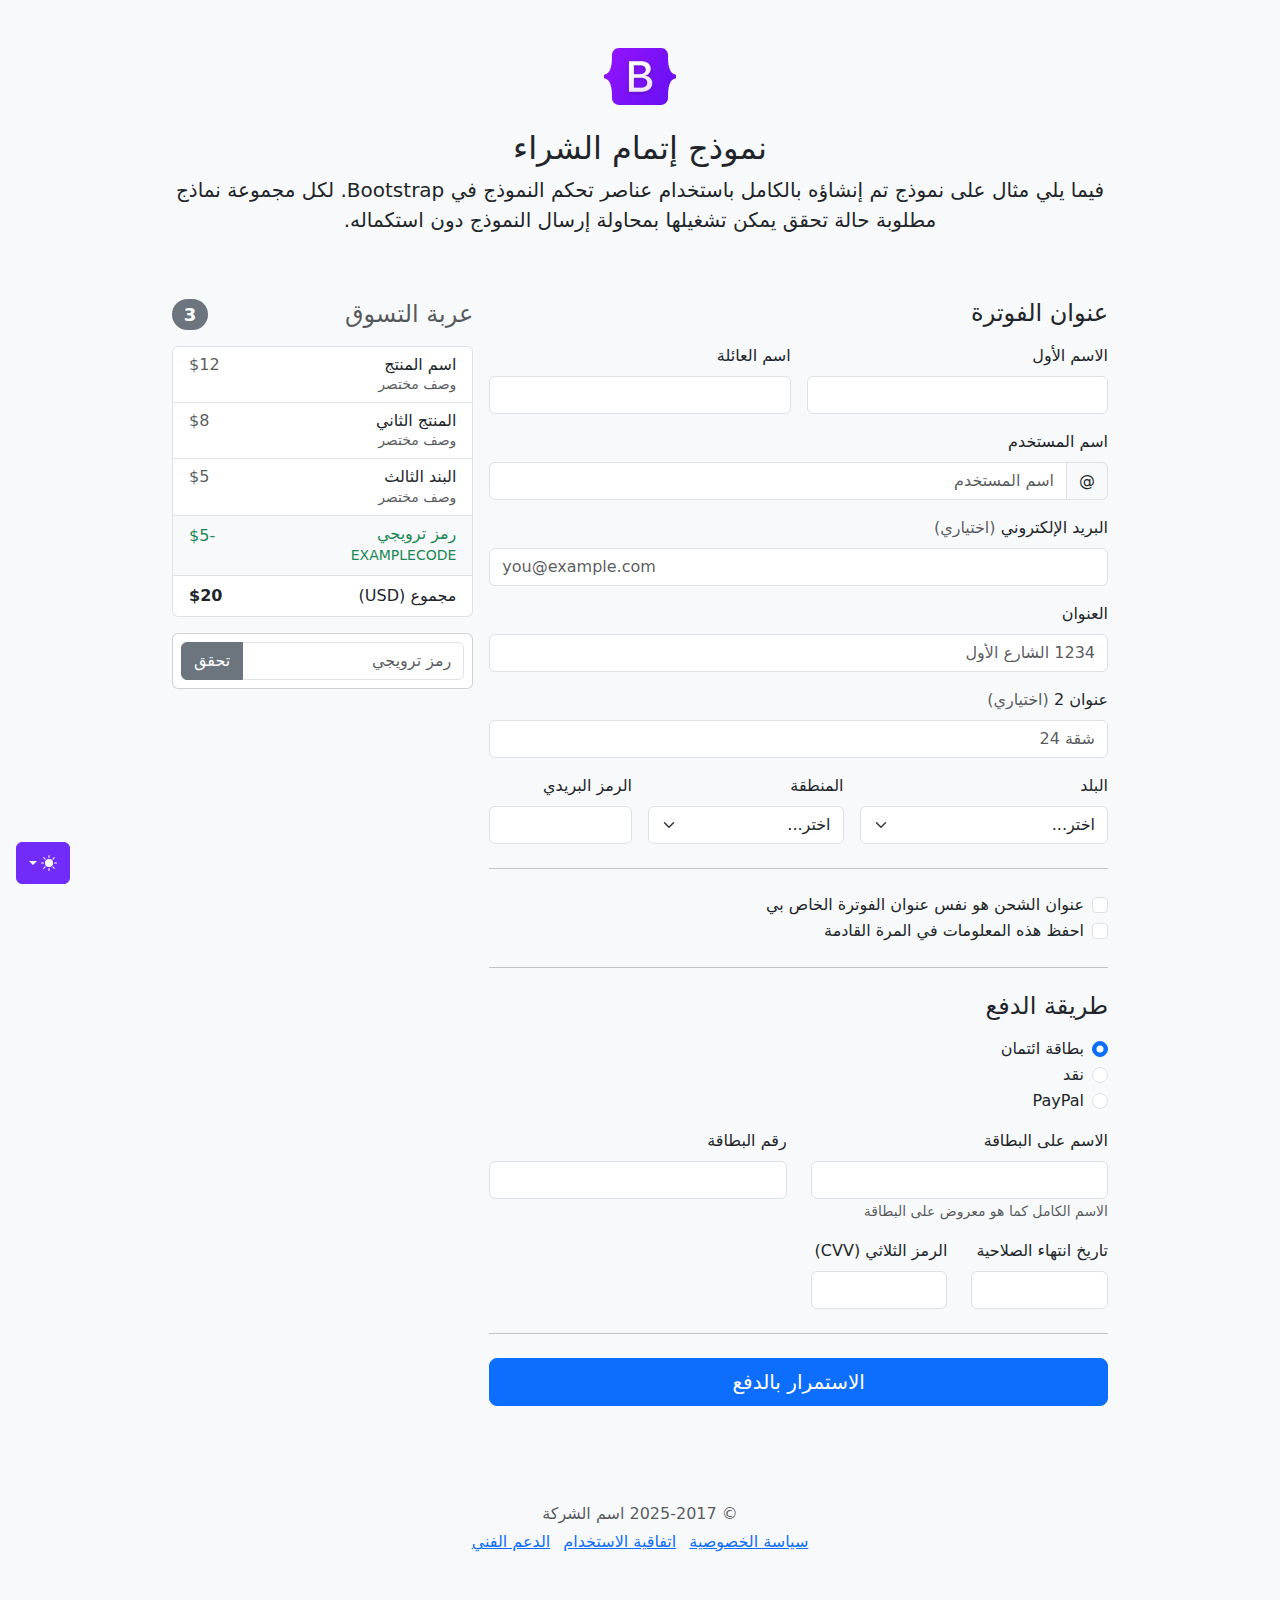
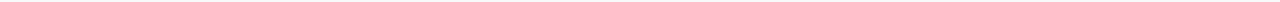
<file: TrabalhoFinal/bootstrap-5.3.7-examples/checkout-rtl/index.html>
<!DOCTYPE html><html lang="ar" dir="rtl" data-bs-theme="auto"> <head><meta charset="utf-8"><meta name="viewport" content="width=device-width, initial-scale=1"><meta name="description" content=""><meta name="author" content="Mark Otto, Jacob Thornton, and Bootstrap contributors"><meta name="generator" content="Astro v5.9.2"><title>مثال إتمام الشراء · Bootstrap v5.3</title><link rel="canonical" href="https://getbootstrap.com/docs/5.3/examples/checkout-rtl/"><script src="../assets/js/color-modes.js"></script><link href="../assets/dist/css/bootstrap.rtl.min.css" rel="stylesheet"><meta name="theme-color" content="#712cf9"><link href="../checkout/checkout.css" rel="stylesheet"><style>.bd-placeholder-img{font-size:1.125rem;text-anchor:middle;-webkit-user-select:none;-moz-user-select:none;user-select:none}@media (min-width: 768px){.bd-placeholder-img-lg{font-size:3.5rem}}.b-example-divider{width:100%;height:3rem;background-color:#0000001a;border:solid rgba(0,0,0,.15);border-width:1px 0;box-shadow:inset 0 .5em 1.5em #0000001a,inset 0 .125em .5em #00000026}.b-example-vr{flex-shrink:0;width:1.5rem;height:100vh}.bi{vertical-align:-.125em;fill:currentColor}.nav-scroller{position:relative;z-index:2;height:2.75rem;overflow-y:hidden}.nav-scroller .nav{display:flex;flex-wrap:nowrap;padding-bottom:1rem;margin-top:-1px;overflow-x:auto;text-align:center;white-space:nowrap;-webkit-overflow-scrolling:touch}.btn-bd-primary{--bd-violet-bg: #712cf9;--bd-violet-rgb: 112.520718, 44.062154, 249.437846;--bs-btn-font-weight: 600;--bs-btn-color: var(--bs-white);--bs-btn-bg: var(--bd-violet-bg);--bs-btn-border-color: var(--bd-violet-bg);--bs-btn-hover-color: var(--bs-white);--bs-btn-hover-bg: #6528e0;--bs-btn-hover-border-color: #6528e0;--bs-btn-focus-shadow-rgb: var(--bd-violet-rgb);--bs-btn-active-color: var(--bs-btn-hover-color);--bs-btn-active-bg: #5a23c8;--bs-btn-active-border-color: #5a23c8}.bd-mode-toggle{z-index:1500}.bd-mode-toggle .bi{width:1em;height:1em}.bd-mode-toggle .dropdown-menu .active .bi{display:block!important}
</style></head> <body class="bg-body-tertiary"> <svg xmlns="http://www.w3.org/2000/svg" class="d-none"> <symbol id="check2" viewBox="0 0 16 16"> <path d="M13.854 3.646a.5.5 0 0 1 0 .708l-7 7a.5.5 0 0 1-.708 0l-3.5-3.5a.5.5 0 1 1 .708-.708L6.5 10.293l6.646-6.647a.5.5 0 0 1 .708 0z"></path> </symbol> <symbol id="circle-half" viewBox="0 0 16 16"> <path d="M8 15A7 7 0 1 0 8 1v14zm0 1A8 8 0 1 1 8 0a8 8 0 0 1 0 16z"></path> </symbol> <symbol id="moon-stars-fill" viewBox="0 0 16 16"> <path d="M6 .278a.768.768 0 0 1 .08.858 7.208 7.208 0 0 0-.878 3.46c0 4.021 3.278 7.277 7.318 7.277.527 0 1.04-.055 1.533-.16a.787.787 0 0 1 .81.316.733.733 0 0 1-.031.893A8.349 8.349 0 0 1 8.344 16C3.734 16 0 12.286 0 7.71 0 4.266 2.114 1.312 5.124.06A.752.752 0 0 1 6 .278z"></path> <path d="M10.794 3.148a.217.217 0 0 1 .412 0l.387 1.162c.173.518.579.924 1.097 1.097l1.162.387a.217.217 0 0 1 0 .412l-1.162.387a1.734 1.734 0 0 0-1.097 1.097l-.387 1.162a.217.217 0 0 1-.412 0l-.387-1.162A1.734 1.734 0 0 0 9.31 6.593l-1.162-.387a.217.217 0 0 1 0-.412l1.162-.387a1.734 1.734 0 0 0 1.097-1.097l.387-1.162zM13.863.099a.145.145 0 0 1 .274 0l.258.774c.115.346.386.617.732.732l.774.258a.145.145 0 0 1 0 .274l-.774.258a1.156 1.156 0 0 0-.732.732l-.258.774a.145.145 0 0 1-.274 0l-.258-.774a1.156 1.156 0 0 0-.732-.732l-.774-.258a.145.145 0 0 1 0-.274l.774-.258c.346-.115.617-.386.732-.732L13.863.1z"></path> </symbol> <symbol id="sun-fill" viewBox="0 0 16 16"> <path d="M8 12a4 4 0 1 0 0-8 4 4 0 0 0 0 8zM8 0a.5.5 0 0 1 .5.5v2a.5.5 0 0 1-1 0v-2A.5.5 0 0 1 8 0zm0 13a.5.5 0 0 1 .5.5v2a.5.5 0 0 1-1 0v-2A.5.5 0 0 1 8 13zm8-5a.5.5 0 0 1-.5.5h-2a.5.5 0 0 1 0-1h2a.5.5 0 0 1 .5.5zM3 8a.5.5 0 0 1-.5.5h-2a.5.5 0 0 1 0-1h2A.5.5 0 0 1 3 8zm10.657-5.657a.5.5 0 0 1 0 .707l-1.414 1.415a.5.5 0 1 1-.707-.708l1.414-1.414a.5.5 0 0 1 .707 0zm-9.193 9.193a.5.5 0 0 1 0 .707L3.05 13.657a.5.5 0 0 1-.707-.707l1.414-1.414a.5.5 0 0 1 .707 0zm9.193 2.121a.5.5 0 0 1-.707 0l-1.414-1.414a.5.5 0 0 1 .707-.707l1.414 1.414a.5.5 0 0 1 0 .707zM4.464 4.465a.5.5 0 0 1-.707 0L2.343 3.05a.5.5 0 1 1 .707-.707l1.414 1.414a.5.5 0 0 1 0 .708z"></path> </symbol> </svg> <div class="dropdown position-fixed bottom-0 end-0 mb-3 me-3 bd-mode-toggle"> <button class="btn btn-bd-primary py-2 dropdown-toggle d-flex align-items-center" id="bd-theme" type="button" aria-expanded="false" data-bs-toggle="dropdown" aria-label="Toggle theme (auto)"> <svg class="bi my-1 theme-icon-active" aria-hidden="true"><use href="#circle-half"></use></svg> <span class="visually-hidden" id="bd-theme-text">Toggle theme</span> </button> <ul class="dropdown-menu dropdown-menu-end shadow" aria-labelledby="bd-theme-text"> <li> <button type="button" class="dropdown-item d-flex align-items-center" data-bs-theme-value="light" aria-pressed="false"> <svg class="bi me-2 opacity-50" aria-hidden="true"><use href="#sun-fill"></use></svg>
Light
<svg class="bi ms-auto d-none" aria-hidden="true"><use href="#check2"></use></svg> </button> </li> <li> <button type="button" class="dropdown-item d-flex align-items-center" data-bs-theme-value="dark" aria-pressed="false"> <svg class="bi me-2 opacity-50" aria-hidden="true"><use href="#moon-stars-fill"></use></svg>
Dark
<svg class="bi ms-auto d-none" aria-hidden="true"><use href="#check2"></use></svg> </button> </li> <li> <button type="button" class="dropdown-item d-flex align-items-center active" data-bs-theme-value="auto" aria-pressed="true"> <svg class="bi me-2 opacity-50" aria-hidden="true"><use href="#circle-half"></use></svg>
Auto
<svg class="bi ms-auto d-none" aria-hidden="true"><use href="#check2"></use></svg> </button> </li> </ul> </div>  <div class="container"> <main> <div class="py-5 text-center"> <img class="d-block mx-auto mb-4" src="../assets/brand/bootstrap-logo.svg" alt="" width="72" height="57"> <h1 class="h2">نموذج إتمام الشراء</h1> <p class="lead">فيما يلي مثال على نموذج تم إنشاؤه بالكامل باستخدام عناصر تحكم النموذج في Bootstrap. لكل مجموعة نماذج مطلوبة حالة تحقق يمكن تشغيلها بمحاولة إرسال النموذج دون استكماله.</p> </div> <div class="row g-3"> <div class="col-md-5 col-lg-4 order-md-last"> <h4 class="d-flex justify-content-between align-items-center mb-3"> <span class="text-body-secondary">عربة التسوق</span> <span class="badge bg-secondary rounded-pill">3</span> </h4> <ul class="list-group mb-3"> <li class="list-group-item d-flex justify-content-between lh-sm"> <div> <h6 class="my-0">اسم المنتج</h6> <small class="text-body-secondary">وصف مختصر</small> </div> <span class="text-body-secondary">$12</span> </li> <li class="list-group-item d-flex justify-content-between lh-sm"> <div> <h6 class="my-0">المنتج الثاني</h6> <small class="text-body-secondary">وصف مختصر</small> </div> <span class="text-body-secondary">$8</span> </li> <li class="list-group-item d-flex justify-content-between lh-sm"> <div> <h6 class="my-0">البند الثالث</h6> <small class="text-body-secondary">وصف مختصر</small> </div> <span class="text-body-secondary">$5</span> </li> <li class="list-group-item d-flex justify-content-between bg-body-tertiary"> <div class="text-success"> <h6 class="my-0">رمز ترويجي</h6> <small>EXAMPLECODE</small> </div> <span class="text-success">-$5</span> </li> <li class="list-group-item d-flex justify-content-between"> <span>مجموع (USD)</span> <strong>$20</strong> </li> </ul> <form class="card p-2"> <div class="input-group"> <input type="text" class="form-control" placeholder="رمز ترويجي"> <button type="submit" class="btn btn-secondary">تحقق</button> </div> </form> </div> <div class="col-md-7 col-lg-8"> <h4 class="mb-3">عنوان الفوترة</h4> <form class="needs-validation" novalidate> <div class="row g-3"> <div class="col-sm-6"> <label for="firstName" class="form-label">الاسم الأول</label> <input type="text" class="form-control" id="firstName" placeholder="" value="" required> <div class="invalid-feedback">
يرجى إدخال اسم أول صحيح.
</div> </div> <div class="col-sm-6"> <label for="lastName" class="form-label">اسم العائلة</label> <input type="text" class="form-control" id="lastName" placeholder="" value="" required> <div class="invalid-feedback">
يرجى إدخال اسم عائلة صحيح.
</div> </div> <div class="col-12"> <label for="username" class="form-label">اسم المستخدم</label> <div class="input-group has-validation"> <span class="input-group-text">@</span> <input type="text" class="form-control" id="username" placeholder="اسم المستخدم" required> <div class="invalid-feedback">
اسم المستخدم الخاص بك مطلوب.
</div> </div> </div> <div class="col-12"> <label for="email" class="form-label">البريد الإلكتروني <span class="text-body-secondary">(اختياري)</span></label> <input type="email" class="form-control" id="email" placeholder="you@example.com"> <div class="invalid-feedback">
يرجى إدخال عنوان بريد إلكتروني صحيح لتصلكم تحديثات الشحن.
</div> </div> <div class="col-12"> <label for="address" class="form-label">العنوان</label> <input type="text" class="form-control" id="address" placeholder="1234 الشارع الأول" required> <div class="invalid-feedback">
يرجى إدخال عنوان الشحن الخاص بك.
</div> </div> <div class="col-12"> <label for="address2" class="form-label">عنوان 2 <span class="text-body-secondary">(اختياري)</span></label> <input type="text" class="form-control" id="address2" placeholder="شقة 24"> </div> <div class="col-md-5"> <label for="country" class="form-label">البلد</label> <select class="form-select" id="country" required> <option value="">اختر...</option> <option>الولايات المتحدة الأمريكية</option> </select> <div class="invalid-feedback">
يرجى اختيار بلد صحيح.
</div> </div> <div class="col-md-4"> <label for="state" class="form-label">المنطقة</label> <select class="form-select" id="state" required> <option value="">اختر...</option> <option>كاليفورنيا</option> </select> <div class="invalid-feedback">
يرجى اختيار اسم منطقة صحيح.
</div> </div> <div class="col-md-3"> <label for="zip" class="form-label">الرمز البريدي</label> <input type="text" class="form-control" id="zip" placeholder="" required> <div class="invalid-feedback">
الرمز البريدي مطلوب.
</div> </div> </div> <hr class="my-4"> <div class="form-check"> <input type="checkbox" class="form-check-input" id="same-address"> <label class="form-check-label" for="same-address">عنوان الشحن هو نفس عنوان الفوترة الخاص بي</label> </div> <div class="form-check"> <input type="checkbox" class="form-check-input" id="save-info"> <label class="form-check-label" for="save-info">احفظ هذه المعلومات في المرة القادمة</label> </div> <hr class="my-4"> <h4 class="mb-3">طريقة الدفع</h4> <div class="my-3"> <div class="form-check"> <input id="credit" name="paymentMethod" type="radio" class="form-check-input" checked required> <label class="form-check-label" for="credit">بطاقة ائتمان</label> </div> <div class="form-check"> <input id="cash" name="paymentMethod" type="radio" class="form-check-input" required> <label class="form-check-label" for="cash">نقد</label> </div> <div class="form-check"> <input id="paypal" name="paymentMethod" type="radio" class="form-check-input" required> <label class="form-check-label" for="paypal">PayPal</label> </div> </div> <div class="row gy-3"> <div class="col-md-6"> <label for="cc-name" class="form-label">الاسم على البطاقة</label> <input type="text" class="form-control" id="cc-name" placeholder="" required> <small class="text-body-secondary">الاسم الكامل كما هو معروض على البطاقة</small> <div class="invalid-feedback">
الاسم على البطاقة مطلوب
</div> </div> <div class="col-md-6"> <label for="cc-number" class="form-label">رقم البطاقة</label> <input type="text" class="form-control" id="cc-number" placeholder="" required> <div class="invalid-feedback">
رقم بطاقة الائتمان مطلوب
</div> </div> <div class="col-md-3"> <label for="cc-expiration" class="form-label">تاريخ انتهاء الصلاحية</label> <input type="text" class="form-control" id="cc-expiration" placeholder="" required> <div class="invalid-feedback">
تاريخ انتهاء الصلاحية مطلوب
</div> </div> <div class="col-md-3"> <label for="cc-cvv" class="form-label">الرمز الثلاثي (CVV)</label> <input type="text" class="form-control" id="cc-cvv" placeholder="" required> <div class="invalid-feedback">
رمز الحماية مطلوب
</div> </div> </div> <hr class="my-4"> <button class="w-100 btn btn-primary btn-lg" type="submit">الاستمرار بالدفع</button> </form> </div> </div> </main> <footer class="my-5 pt-5 text-body-secondary text-center text-small"> <p class="mb-1">&copy; 2025-2017 اسم الشركة</p> <ul class="list-inline"> <li class="list-inline-item"><a href="#">سياسة الخصوصية</a></li> <li class="list-inline-item"><a href="#">اتفاقية الاستخدام</a></li> <li class="list-inline-item"><a href="#">الدعم الفني</a></li> </ul> </footer> </div>   <script src="../assets/dist/js/bootstrap.bundle.min.js" class="astro-vvvwv3sm"></script> <script src="../checkout/checkout.js" class="astro-vvvwv3sm"></script> </body> </html>
</file>
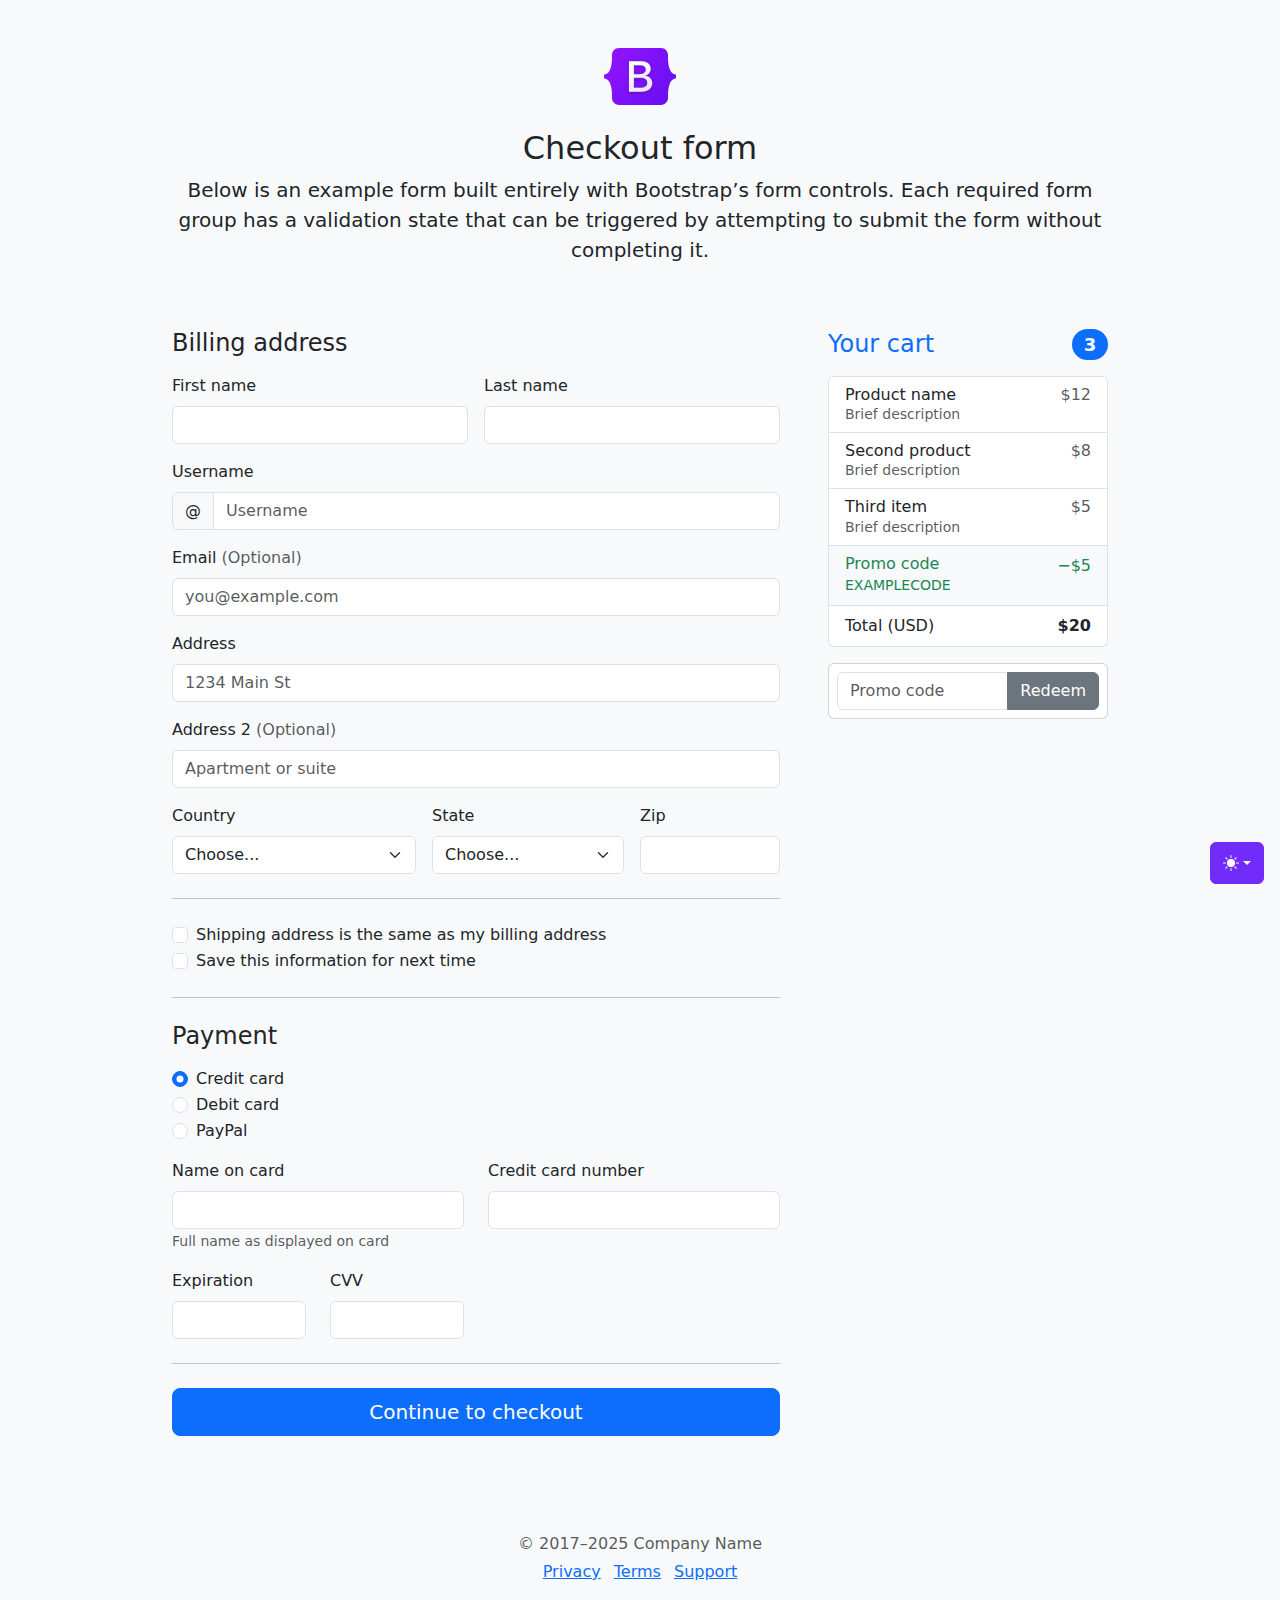
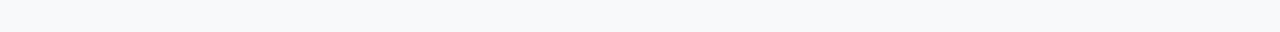
<file: TrabalhoFinal/bootstrap-5.3.7-examples/checkout/index.html>
<!DOCTYPE html><html lang="en" data-bs-theme="auto"> <head><meta charset="utf-8"><meta name="viewport" content="width=device-width, initial-scale=1"><meta name="description" content=""><meta name="author" content="Mark Otto, Jacob Thornton, and Bootstrap contributors"><meta name="generator" content="Astro v5.9.2"><title>Checkout example · Bootstrap v5.3</title><link rel="canonical" href="https://getbootstrap.com/docs/5.3/examples/checkout/"><script src="../assets/js/color-modes.js"></script><link href="../assets/dist/css/bootstrap.min.css" rel="stylesheet"><meta name="theme-color" content="#712cf9"><link href="checkout.css" rel="stylesheet"><style>.bd-placeholder-img{font-size:1.125rem;text-anchor:middle;-webkit-user-select:none;-moz-user-select:none;user-select:none}@media (min-width: 768px){.bd-placeholder-img-lg{font-size:3.5rem}}.b-example-divider{width:100%;height:3rem;background-color:#0000001a;border:solid rgba(0,0,0,.15);border-width:1px 0;box-shadow:inset 0 .5em 1.5em #0000001a,inset 0 .125em .5em #00000026}.b-example-vr{flex-shrink:0;width:1.5rem;height:100vh}.bi{vertical-align:-.125em;fill:currentColor}.nav-scroller{position:relative;z-index:2;height:2.75rem;overflow-y:hidden}.nav-scroller .nav{display:flex;flex-wrap:nowrap;padding-bottom:1rem;margin-top:-1px;overflow-x:auto;text-align:center;white-space:nowrap;-webkit-overflow-scrolling:touch}.btn-bd-primary{--bd-violet-bg: #712cf9;--bd-violet-rgb: 112.520718, 44.062154, 249.437846;--bs-btn-font-weight: 600;--bs-btn-color: var(--bs-white);--bs-btn-bg: var(--bd-violet-bg);--bs-btn-border-color: var(--bd-violet-bg);--bs-btn-hover-color: var(--bs-white);--bs-btn-hover-bg: #6528e0;--bs-btn-hover-border-color: #6528e0;--bs-btn-focus-shadow-rgb: var(--bd-violet-rgb);--bs-btn-active-color: var(--bs-btn-hover-color);--bs-btn-active-bg: #5a23c8;--bs-btn-active-border-color: #5a23c8}.bd-mode-toggle{z-index:1500}.bd-mode-toggle .bi{width:1em;height:1em}.bd-mode-toggle .dropdown-menu .active .bi{display:block!important}
</style></head> <body class="bg-body-tertiary"> <svg xmlns="http://www.w3.org/2000/svg" class="d-none"> <symbol id="check2" viewBox="0 0 16 16"> <path d="M13.854 3.646a.5.5 0 0 1 0 .708l-7 7a.5.5 0 0 1-.708 0l-3.5-3.5a.5.5 0 1 1 .708-.708L6.5 10.293l6.646-6.647a.5.5 0 0 1 .708 0z"></path> </symbol> <symbol id="circle-half" viewBox="0 0 16 16"> <path d="M8 15A7 7 0 1 0 8 1v14zm0 1A8 8 0 1 1 8 0a8 8 0 0 1 0 16z"></path> </symbol> <symbol id="moon-stars-fill" viewBox="0 0 16 16"> <path d="M6 .278a.768.768 0 0 1 .08.858 7.208 7.208 0 0 0-.878 3.46c0 4.021 3.278 7.277 7.318 7.277.527 0 1.04-.055 1.533-.16a.787.787 0 0 1 .81.316.733.733 0 0 1-.031.893A8.349 8.349 0 0 1 8.344 16C3.734 16 0 12.286 0 7.71 0 4.266 2.114 1.312 5.124.06A.752.752 0 0 1 6 .278z"></path> <path d="M10.794 3.148a.217.217 0 0 1 .412 0l.387 1.162c.173.518.579.924 1.097 1.097l1.162.387a.217.217 0 0 1 0 .412l-1.162.387a1.734 1.734 0 0 0-1.097 1.097l-.387 1.162a.217.217 0 0 1-.412 0l-.387-1.162A1.734 1.734 0 0 0 9.31 6.593l-1.162-.387a.217.217 0 0 1 0-.412l1.162-.387a1.734 1.734 0 0 0 1.097-1.097l.387-1.162zM13.863.099a.145.145 0 0 1 .274 0l.258.774c.115.346.386.617.732.732l.774.258a.145.145 0 0 1 0 .274l-.774.258a1.156 1.156 0 0 0-.732.732l-.258.774a.145.145 0 0 1-.274 0l-.258-.774a1.156 1.156 0 0 0-.732-.732l-.774-.258a.145.145 0 0 1 0-.274l.774-.258c.346-.115.617-.386.732-.732L13.863.1z"></path> </symbol> <symbol id="sun-fill" viewBox="0 0 16 16"> <path d="M8 12a4 4 0 1 0 0-8 4 4 0 0 0 0 8zM8 0a.5.5 0 0 1 .5.5v2a.5.5 0 0 1-1 0v-2A.5.5 0 0 1 8 0zm0 13a.5.5 0 0 1 .5.5v2a.5.5 0 0 1-1 0v-2A.5.5 0 0 1 8 13zm8-5a.5.5 0 0 1-.5.5h-2a.5.5 0 0 1 0-1h2a.5.5 0 0 1 .5.5zM3 8a.5.5 0 0 1-.5.5h-2a.5.5 0 0 1 0-1h2A.5.5 0 0 1 3 8zm10.657-5.657a.5.5 0 0 1 0 .707l-1.414 1.415a.5.5 0 1 1-.707-.708l1.414-1.414a.5.5 0 0 1 .707 0zm-9.193 9.193a.5.5 0 0 1 0 .707L3.05 13.657a.5.5 0 0 1-.707-.707l1.414-1.414a.5.5 0 0 1 .707 0zm9.193 2.121a.5.5 0 0 1-.707 0l-1.414-1.414a.5.5 0 0 1 .707-.707l1.414 1.414a.5.5 0 0 1 0 .707zM4.464 4.465a.5.5 0 0 1-.707 0L2.343 3.05a.5.5 0 1 1 .707-.707l1.414 1.414a.5.5 0 0 1 0 .708z"></path> </symbol> </svg> <div class="dropdown position-fixed bottom-0 end-0 mb-3 me-3 bd-mode-toggle"> <button class="btn btn-bd-primary py-2 dropdown-toggle d-flex align-items-center" id="bd-theme" type="button" aria-expanded="false" data-bs-toggle="dropdown" aria-label="Toggle theme (auto)"> <svg class="bi my-1 theme-icon-active" aria-hidden="true"><use href="#circle-half"></use></svg> <span class="visually-hidden" id="bd-theme-text">Toggle theme</span> </button> <ul class="dropdown-menu dropdown-menu-end shadow" aria-labelledby="bd-theme-text"> <li> <button type="button" class="dropdown-item d-flex align-items-center" data-bs-theme-value="light" aria-pressed="false"> <svg class="bi me-2 opacity-50" aria-hidden="true"><use href="#sun-fill"></use></svg>
Light
<svg class="bi ms-auto d-none" aria-hidden="true"><use href="#check2"></use></svg> </button> </li> <li> <button type="button" class="dropdown-item d-flex align-items-center" data-bs-theme-value="dark" aria-pressed="false"> <svg class="bi me-2 opacity-50" aria-hidden="true"><use href="#moon-stars-fill"></use></svg>
Dark
<svg class="bi ms-auto d-none" aria-hidden="true"><use href="#check2"></use></svg> </button> </li> <li> <button type="button" class="dropdown-item d-flex align-items-center active" data-bs-theme-value="auto" aria-pressed="true"> <svg class="bi me-2 opacity-50" aria-hidden="true"><use href="#circle-half"></use></svg>
Auto
<svg class="bi ms-auto d-none" aria-hidden="true"><use href="#check2"></use></svg> </button> </li> </ul> </div>  <div class="container"> <main> <div class="py-5 text-center"> <img class="d-block mx-auto mb-4" src="../assets/brand/bootstrap-logo.svg" alt="" width="72" height="57"> <h1 class="h2">Checkout form</h1> <p class="lead">Below is an example form built entirely with Bootstrap’s form controls. Each required form group has a validation state that can be triggered by attempting to submit the form without completing it.</p> </div> <div class="row g-5"> <div class="col-md-5 col-lg-4 order-md-last"> <h4 class="d-flex justify-content-between align-items-center mb-3"> <span class="text-primary">Your cart</span> <span class="badge bg-primary rounded-pill">3</span> </h4> <ul class="list-group mb-3"> <li class="list-group-item d-flex justify-content-between lh-sm"> <div> <h6 class="my-0">Product name</h6> <small class="text-body-secondary">Brief description</small> </div> <span class="text-body-secondary">$12</span> </li> <li class="list-group-item d-flex justify-content-between lh-sm"> <div> <h6 class="my-0">Second product</h6> <small class="text-body-secondary">Brief description</small> </div> <span class="text-body-secondary">$8</span> </li> <li class="list-group-item d-flex justify-content-between lh-sm"> <div> <h6 class="my-0">Third item</h6> <small class="text-body-secondary">Brief description</small> </div> <span class="text-body-secondary">$5</span> </li> <li class="list-group-item d-flex justify-content-between bg-body-tertiary"> <div class="text-success"> <h6 class="my-0">Promo code</h6> <small>EXAMPLECODE</small> </div> <span class="text-success">−$5</span> </li> <li class="list-group-item d-flex justify-content-between"> <span>Total (USD)</span> <strong>$20</strong> </li> </ul> <form class="card p-2"> <div class="input-group"> <input type="text" class="form-control" placeholder="Promo code"> <button type="submit" class="btn btn-secondary">Redeem</button> </div> </form> </div> <div class="col-md-7 col-lg-8"> <h4 class="mb-3">Billing address</h4> <form class="needs-validation" novalidate> <div class="row g-3"> <div class="col-sm-6"> <label for="firstName" class="form-label">First name</label> <input type="text" class="form-control" id="firstName" placeholder="" value="" required> <div class="invalid-feedback">
Valid first name is required.
</div> </div> <div class="col-sm-6"> <label for="lastName" class="form-label">Last name</label> <input type="text" class="form-control" id="lastName" placeholder="" value="" required> <div class="invalid-feedback">
Valid last name is required.
</div> </div> <div class="col-12"> <label for="username" class="form-label">Username</label> <div class="input-group has-validation"> <span class="input-group-text">@</span> <input type="text" class="form-control" id="username" placeholder="Username" required> <div class="invalid-feedback">
Your username is required.
</div> </div> </div> <div class="col-12"> <label for="email" class="form-label">Email <span class="text-body-secondary">(Optional)</span></label> <input type="email" class="form-control" id="email" placeholder="you@example.com"> <div class="invalid-feedback">
Please enter a valid email address for shipping updates.
</div> </div> <div class="col-12"> <label for="address" class="form-label">Address</label> <input type="text" class="form-control" id="address" placeholder="1234 Main St" required> <div class="invalid-feedback">
Please enter your shipping address.
</div> </div> <div class="col-12"> <label for="address2" class="form-label">Address 2 <span class="text-body-secondary">(Optional)</span></label> <input type="text" class="form-control" id="address2" placeholder="Apartment or suite"> </div> <div class="col-md-5"> <label for="country" class="form-label">Country</label> <select class="form-select" id="country" required> <option value="">Choose...</option> <option>United States</option> </select> <div class="invalid-feedback">
Please select a valid country.
</div> </div> <div class="col-md-4"> <label for="state" class="form-label">State</label> <select class="form-select" id="state" required> <option value="">Choose...</option> <option>California</option> </select> <div class="invalid-feedback">
Please provide a valid state.
</div> </div> <div class="col-md-3"> <label for="zip" class="form-label">Zip</label> <input type="text" class="form-control" id="zip" placeholder="" required> <div class="invalid-feedback">
Zip code required.
</div> </div> </div> <hr class="my-4"> <div class="form-check"> <input type="checkbox" class="form-check-input" id="same-address"> <label class="form-check-label" for="same-address">Shipping address is the same as my billing address</label> </div> <div class="form-check"> <input type="checkbox" class="form-check-input" id="save-info"> <label class="form-check-label" for="save-info">Save this information for next time</label> </div> <hr class="my-4"> <h4 class="mb-3">Payment</h4> <div class="my-3"> <div class="form-check"> <input id="credit" name="paymentMethod" type="radio" class="form-check-input" checked required> <label class="form-check-label" for="credit">Credit card</label> </div> <div class="form-check"> <input id="debit" name="paymentMethod" type="radio" class="form-check-input" required> <label class="form-check-label" for="debit">Debit card</label> </div> <div class="form-check"> <input id="paypal" name="paymentMethod" type="radio" class="form-check-input" required> <label class="form-check-label" for="paypal">PayPal</label> </div> </div> <div class="row gy-3"> <div class="col-md-6"> <label for="cc-name" class="form-label">Name on card</label> <input type="text" class="form-control" id="cc-name" placeholder="" required> <small class="text-body-secondary">Full name as displayed on card</small> <div class="invalid-feedback">
Name on card is required
</div> </div> <div class="col-md-6"> <label for="cc-number" class="form-label">Credit card number</label> <input type="text" class="form-control" id="cc-number" placeholder="" required> <div class="invalid-feedback">
Credit card number is required
</div> </div> <div class="col-md-3"> <label for="cc-expiration" class="form-label">Expiration</label> <input type="text" class="form-control" id="cc-expiration" placeholder="" required> <div class="invalid-feedback">
Expiration date required
</div> </div> <div class="col-md-3"> <label for="cc-cvv" class="form-label">CVV</label> <input type="text" class="form-control" id="cc-cvv" placeholder="" required> <div class="invalid-feedback">
Security code required
</div> </div> </div> <hr class="my-4"> <button class="w-100 btn btn-primary btn-lg" type="submit">Continue to checkout</button> </form> </div> </div> </main> <footer class="my-5 pt-5 text-body-secondary text-center text-small"> <p class="mb-1">&copy; 2017–2025 Company Name</p> <ul class="list-inline"> <li class="list-inline-item"><a href="#">Privacy</a></li> <li class="list-inline-item"><a href="#">Terms</a></li> <li class="list-inline-item"><a href="#">Support</a></li> </ul> </footer> </div>   <script src="../assets/dist/js/bootstrap.bundle.min.js" class="astro-vvvwv3sm"></script> <script src="checkout.js" class="astro-vvvwv3sm"></script> </body> </html>
</file>
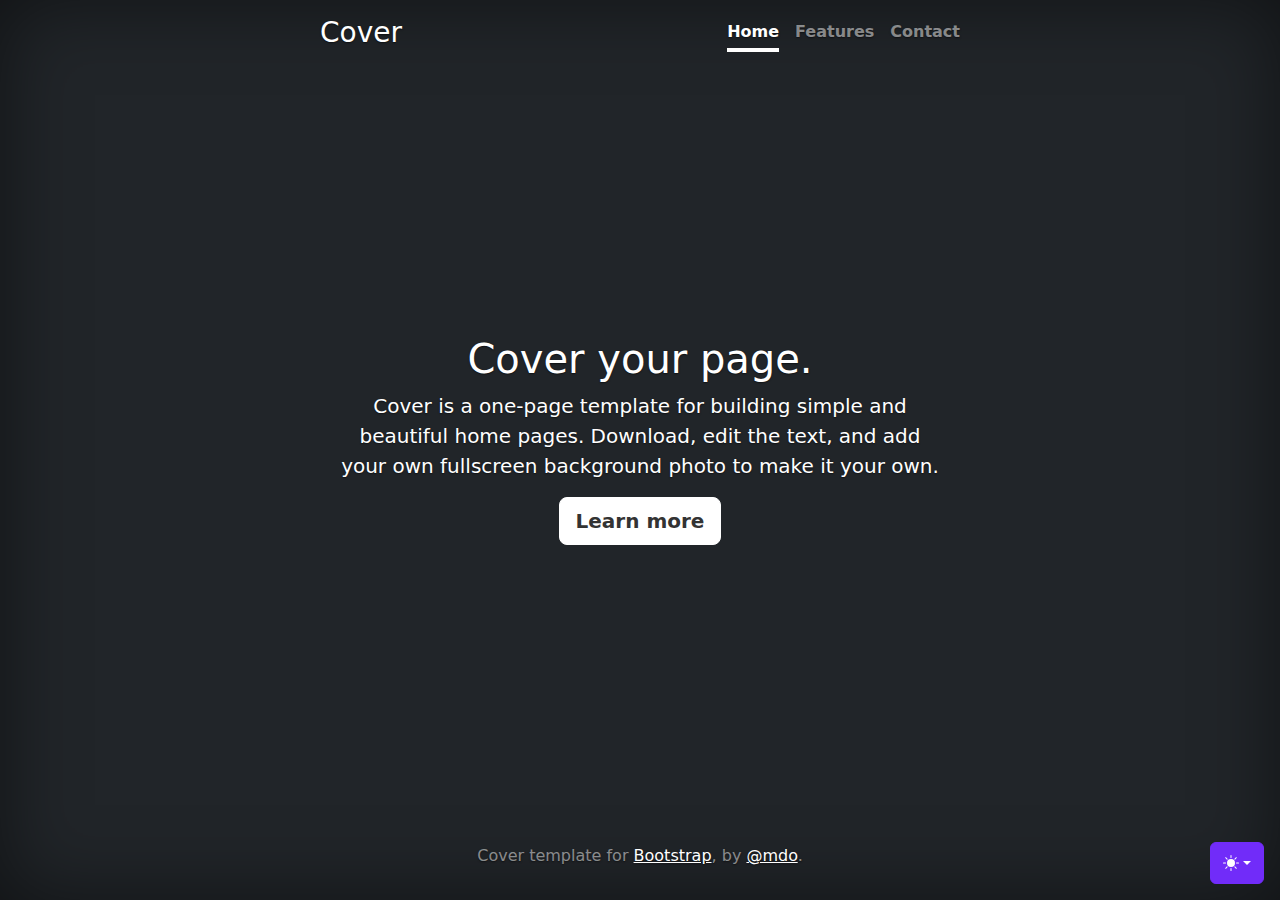
<file: TrabalhoFinal/bootstrap-5.3.7-examples/cover/index.html>
<!DOCTYPE html><html lang="en" class="h-100" data-bs-theme="auto"> <head><meta charset="utf-8"><meta name="viewport" content="width=device-width, initial-scale=1"><meta name="description" content=""><meta name="author" content="Mark Otto, Jacob Thornton, and Bootstrap contributors"><meta name="generator" content="Astro v5.9.2"><title>Cover Template · Bootstrap v5.3</title><link rel="canonical" href="https://getbootstrap.com/docs/5.3/examples/cover/"><script src="../assets/js/color-modes.js"></script><link href="../assets/dist/css/bootstrap.min.css" rel="stylesheet"><meta name="theme-color" content="#712cf9"><link href="cover.css" rel="stylesheet"><style>.bd-placeholder-img{font-size:1.125rem;text-anchor:middle;-webkit-user-select:none;-moz-user-select:none;user-select:none}@media (min-width: 768px){.bd-placeholder-img-lg{font-size:3.5rem}}.b-example-divider{width:100%;height:3rem;background-color:#0000001a;border:solid rgba(0,0,0,.15);border-width:1px 0;box-shadow:inset 0 .5em 1.5em #0000001a,inset 0 .125em .5em #00000026}.b-example-vr{flex-shrink:0;width:1.5rem;height:100vh}.bi{vertical-align:-.125em;fill:currentColor}.nav-scroller{position:relative;z-index:2;height:2.75rem;overflow-y:hidden}.nav-scroller .nav{display:flex;flex-wrap:nowrap;padding-bottom:1rem;margin-top:-1px;overflow-x:auto;text-align:center;white-space:nowrap;-webkit-overflow-scrolling:touch}.btn-bd-primary{--bd-violet-bg: #712cf9;--bd-violet-rgb: 112.520718, 44.062154, 249.437846;--bs-btn-font-weight: 600;--bs-btn-color: var(--bs-white);--bs-btn-bg: var(--bd-violet-bg);--bs-btn-border-color: var(--bd-violet-bg);--bs-btn-hover-color: var(--bs-white);--bs-btn-hover-bg: #6528e0;--bs-btn-hover-border-color: #6528e0;--bs-btn-focus-shadow-rgb: var(--bd-violet-rgb);--bs-btn-active-color: var(--bs-btn-hover-color);--bs-btn-active-bg: #5a23c8;--bs-btn-active-border-color: #5a23c8}.bd-mode-toggle{z-index:1500}.bd-mode-toggle .bi{width:1em;height:1em}.bd-mode-toggle .dropdown-menu .active .bi{display:block!important}
</style></head> <body class="d-flex h-100 text-center text-bg-dark"> <svg xmlns="http://www.w3.org/2000/svg" class="d-none"> <symbol id="check2" viewBox="0 0 16 16"> <path d="M13.854 3.646a.5.5 0 0 1 0 .708l-7 7a.5.5 0 0 1-.708 0l-3.5-3.5a.5.5 0 1 1 .708-.708L6.5 10.293l6.646-6.647a.5.5 0 0 1 .708 0z"></path> </symbol> <symbol id="circle-half" viewBox="0 0 16 16"> <path d="M8 15A7 7 0 1 0 8 1v14zm0 1A8 8 0 1 1 8 0a8 8 0 0 1 0 16z"></path> </symbol> <symbol id="moon-stars-fill" viewBox="0 0 16 16"> <path d="M6 .278a.768.768 0 0 1 .08.858 7.208 7.208 0 0 0-.878 3.46c0 4.021 3.278 7.277 7.318 7.277.527 0 1.04-.055 1.533-.16a.787.787 0 0 1 .81.316.733.733 0 0 1-.031.893A8.349 8.349 0 0 1 8.344 16C3.734 16 0 12.286 0 7.71 0 4.266 2.114 1.312 5.124.06A.752.752 0 0 1 6 .278z"></path> <path d="M10.794 3.148a.217.217 0 0 1 .412 0l.387 1.162c.173.518.579.924 1.097 1.097l1.162.387a.217.217 0 0 1 0 .412l-1.162.387a1.734 1.734 0 0 0-1.097 1.097l-.387 1.162a.217.217 0 0 1-.412 0l-.387-1.162A1.734 1.734 0 0 0 9.31 6.593l-1.162-.387a.217.217 0 0 1 0-.412l1.162-.387a1.734 1.734 0 0 0 1.097-1.097l.387-1.162zM13.863.099a.145.145 0 0 1 .274 0l.258.774c.115.346.386.617.732.732l.774.258a.145.145 0 0 1 0 .274l-.774.258a1.156 1.156 0 0 0-.732.732l-.258.774a.145.145 0 0 1-.274 0l-.258-.774a1.156 1.156 0 0 0-.732-.732l-.774-.258a.145.145 0 0 1 0-.274l.774-.258c.346-.115.617-.386.732-.732L13.863.1z"></path> </symbol> <symbol id="sun-fill" viewBox="0 0 16 16"> <path d="M8 12a4 4 0 1 0 0-8 4 4 0 0 0 0 8zM8 0a.5.5 0 0 1 .5.5v2a.5.5 0 0 1-1 0v-2A.5.5 0 0 1 8 0zm0 13a.5.5 0 0 1 .5.5v2a.5.5 0 0 1-1 0v-2A.5.5 0 0 1 8 13zm8-5a.5.5 0 0 1-.5.5h-2a.5.5 0 0 1 0-1h2a.5.5 0 0 1 .5.5zM3 8a.5.5 0 0 1-.5.5h-2a.5.5 0 0 1 0-1h2A.5.5 0 0 1 3 8zm10.657-5.657a.5.5 0 0 1 0 .707l-1.414 1.415a.5.5 0 1 1-.707-.708l1.414-1.414a.5.5 0 0 1 .707 0zm-9.193 9.193a.5.5 0 0 1 0 .707L3.05 13.657a.5.5 0 0 1-.707-.707l1.414-1.414a.5.5 0 0 1 .707 0zm9.193 2.121a.5.5 0 0 1-.707 0l-1.414-1.414a.5.5 0 0 1 .707-.707l1.414 1.414a.5.5 0 0 1 0 .707zM4.464 4.465a.5.5 0 0 1-.707 0L2.343 3.05a.5.5 0 1 1 .707-.707l1.414 1.414a.5.5 0 0 1 0 .708z"></path> </symbol> </svg> <div class="dropdown position-fixed bottom-0 end-0 mb-3 me-3 bd-mode-toggle"> <button class="btn btn-bd-primary py-2 dropdown-toggle d-flex align-items-center" id="bd-theme" type="button" aria-expanded="false" data-bs-toggle="dropdown" aria-label="Toggle theme (auto)"> <svg class="bi my-1 theme-icon-active" aria-hidden="true"><use href="#circle-half"></use></svg> <span class="visually-hidden" id="bd-theme-text">Toggle theme</span> </button> <ul class="dropdown-menu dropdown-menu-end shadow" aria-labelledby="bd-theme-text"> <li> <button type="button" class="dropdown-item d-flex align-items-center" data-bs-theme-value="light" aria-pressed="false"> <svg class="bi me-2 opacity-50" aria-hidden="true"><use href="#sun-fill"></use></svg>
Light
<svg class="bi ms-auto d-none" aria-hidden="true"><use href="#check2"></use></svg> </button> </li> <li> <button type="button" class="dropdown-item d-flex align-items-center" data-bs-theme-value="dark" aria-pressed="false"> <svg class="bi me-2 opacity-50" aria-hidden="true"><use href="#moon-stars-fill"></use></svg>
Dark
<svg class="bi ms-auto d-none" aria-hidden="true"><use href="#check2"></use></svg> </button> </li> <li> <button type="button" class="dropdown-item d-flex align-items-center active" data-bs-theme-value="auto" aria-pressed="true"> <svg class="bi me-2 opacity-50" aria-hidden="true"><use href="#circle-half"></use></svg>
Auto
<svg class="bi ms-auto d-none" aria-hidden="true"><use href="#check2"></use></svg> </button> </li> </ul> </div>  <div class="cover-container d-flex w-100 h-100 p-3 mx-auto flex-column"> <header class="mb-auto"> <div> <h3 class="float-md-start mb-0">Cover</h3> <nav class="nav nav-masthead justify-content-center float-md-end"> <a class="nav-link fw-bold py-1 px-0 active" aria-current="page" href="#">Home</a> <a class="nav-link fw-bold py-1 px-0" href="#">Features</a> <a class="nav-link fw-bold py-1 px-0" href="#">Contact</a> </nav> </div> </header> <main class="px-3"> <h1>Cover your page.</h1> <p class="lead">Cover is a one-page template for building simple and beautiful home pages. Download, edit the text, and add your own fullscreen background photo to make it your own.</p> <p class="lead"> <a href="#" class="btn btn-lg btn-light fw-bold border-white bg-white">Learn more</a> </p> </main> <footer class="mt-auto text-white-50"> <p>Cover template for <a href="https://getbootstrap.com/" class="text-white">Bootstrap</a>, by <a href="https://x.com/mdo" class="text-white">@mdo</a>.</p> </footer> </div>   <script src="../assets/dist/js/bootstrap.bundle.min.js" class="astro-vvvwv3sm"></script>  </body> </html>
</file>
<file: TrabalhoFinal/bootstrap-5.3.7-examples/blog/blog.rtl.css>
/* stylelint-disable @stylistic/selector-list-comma-newline-after */

.blog-header-logo {
  font-family: Amiri, Georgia, "Times New Roman", serif;
  font-size: 2.25rem;
}

.blog-header-logo:hover {
  text-decoration: none;
}

h1, h2, h3, h4, h5, h6 {
  font-family: Amiri, Georgia, "Times New Roman", serif;
}

.flex-auto {
  flex: 0 0 auto;
}

.h-250 { height: 250px; }
@media (min-width: 768px) {
  .h-md-250 { height: 250px; }
}

/* Pagination */
.blog-pagination {
  margin-bottom: 4rem;
}

/*
 * Blog posts
 */
.blog-post {
  margin-bottom: 4rem;
}
.blog-post-meta {
  margin-bottom: 1.25rem;
  color: #727272;
}
</file>
<file: TrabalhoFinal/bootstrap-5.3.7-examples/blog/blog.css>
/* stylelint-disable @stylistic/selector-list-comma-newline-after */

.blog-header-logo {
  font-family: "Playfair Display", Georgia, "Times New Roman", serif/*rtl:Amiri, Georgia, "Times New Roman", serif*/;
  font-size: 2.25rem;
}

.blog-header-logo:hover {
  text-decoration: none;
}

h1, h2, h3, h4, h5, h6 {
  font-family: "Playfair Display", Georgia, "Times New Roman", serif/*rtl:Amiri, Georgia, "Times New Roman", serif*/;
}

.flex-auto {
  flex: 0 0 auto;
}

.h-250 { height: 250px; }
@media (min-width: 768px) {
  .h-md-250 { height: 250px; }
}

/* Pagination */
.blog-pagination {
  margin-bottom: 4rem;
}

/*
 * Blog posts
 */
.blog-post {
  margin-bottom: 4rem;
}
.blog-post-meta {
  margin-bottom: 1.25rem;
  color: #727272;
}
</file>
<file: TrabalhoFinal/bootstrap-5.3.7-examples/breadcrumbs/breadcrumbs.css>
.breadcrumb-chevron {
  --bs-breadcrumb-divider: url("data:image/svg+xml,%3Csvg xmlns='http://www.w3.org/2000/svg' width='16' height='16' fill='%236c757d'%3E%3Cpath fill-rule='evenodd' d='M4.646 1.646a.5.5 0 0 1 .708 0l6 6a.5.5 0 0 1 0 .708l-6 6a.5.5 0 0 1-.708-.708L10.293 8 4.646 2.354a.5.5 0 0 1 0-.708z'/%3E%3C/svg%3E");
  gap: .5rem;
}
.breadcrumb-chevron .breadcrumb-item {
  display: flex;
  gap: inherit;
  align-items: center;
  padding-left: 0;
  line-height: 1;
}
.breadcrumb-chevron .breadcrumb-item::before {
  gap: inherit;
  float: none;
  width: 1rem;
  height: 1rem;
}

.breadcrumb-custom .breadcrumb-item {
  position: relative;
  flex-grow: 1;
  padding: .75rem 3rem;
}
.breadcrumb-custom .breadcrumb-item::before {
  display: none;
}
.breadcrumb-custom .breadcrumb-item::after {
  position: absolute;
  top: 50%;
  right: -25px;
  z-index: 1;
  display: inline-block;
  width: 50px;
  height: 50px;
  margin-top: -25px;
  content: "";
  background-color: var(--bs-tertiary-bg);
  border-top-right-radius: .5rem;
  box-shadow: 1px -1px var(--bs-border-color);
  transform: scale(.707) rotate(45deg);
}
.breadcrumb-custom .breadcrumb-item:first-child {
  padding-left: 1.5rem;
}
.breadcrumb-custom .breadcrumb-item:last-child {
  padding-right: 1.5rem;
}
.breadcrumb-custom .breadcrumb-item:last-child::after {
  display: none;
}
</file>
<file: TrabalhoFinal/bootstrap-5.3.7-examples/carousel/carousel.rtl.css>
/* GLOBAL STYLES
-------------------------------------------------- */
/* Padding below the footer and lighter body text */

body {
  padding-top: 3rem;
  padding-bottom: 3rem;
  color: rgb(var(--bs-tertiary-color-rgb));
}


/* CUSTOMIZE THE CAROUSEL
-------------------------------------------------- */

/* Carousel base class */
.carousel {
  margin-bottom: 4rem;
}
/* Since positioning the image, we need to help out the caption */
.carousel-caption {
  bottom: 3rem;
  z-index: 10;
}

/* Declare heights because of positioning of img element */
.carousel-item {
  height: 32rem;
}


/* MARKETING CONTENT
-------------------------------------------------- */

/* Center align the text within the three columns below the carousel */
.marketing .col-lg-4 {
  margin-bottom: 1.5rem;
  text-align: center;
}
.marketing .col-lg-4 p {
  margin-right: .75rem;
  margin-left: .75rem;
}


/* Featurettes
------------------------- */

.featurette-divider {
  margin: 5rem 0; /* Space out the Bootstrap <hr> more */
}

/* Thin out the marketing headings */

/* RESPONSIVE CSS
-------------------------------------------------- */

@media (min-width: 40em) {
  /* Bump up size of carousel content */
  .carousel-caption p {
    margin-bottom: 1.25rem;
    font-size: 1.25rem;
    line-height: 1.4;
  }

  .featurette-heading {
    font-size: 50px;
  }
}

@media (min-width: 62em) {
  .featurette-heading {
    margin-top: 7rem;
  }
}
</file>
<file: TrabalhoFinal/bootstrap-5.3.7-examples/carousel/carousel.css>
/* GLOBAL STYLES
-------------------------------------------------- */
/* Padding below the footer and lighter body text */

body {
  padding-top: 3rem;
  padding-bottom: 3rem;
  color: rgb(var(--bs-tertiary-color-rgb));
}


/* CUSTOMIZE THE CAROUSEL
-------------------------------------------------- */

/* Carousel base class */
.carousel {
  margin-bottom: 4rem;
}
/* Since positioning the image, we need to help out the caption */
.carousel-caption {
  bottom: 3rem;
  z-index: 10;
}

/* Declare heights because of positioning of img element */
.carousel-item {
  height: 32rem;
}


/* MARKETING CONTENT
-------------------------------------------------- */

/* Center align the text within the three columns below the carousel */
.marketing .col-lg-4 {
  margin-bottom: 1.5rem;
  text-align: center;
}
/* rtl:begin:ignore */
.marketing .col-lg-4 p {
  margin-right: .75rem;
  margin-left: .75rem;
}
/* rtl:end:ignore */


/* Featurettes
------------------------- */

.featurette-divider {
  margin: 5rem 0; /* Space out the Bootstrap <hr> more */
}

/* Thin out the marketing headings */
/* rtl:begin:remove */
.featurette-heading {
  letter-spacing: -.05rem;
}

/* rtl:end:remove */

/* RESPONSIVE CSS
-------------------------------------------------- */

@media (min-width: 40em) {
  /* Bump up size of carousel content */
  .carousel-caption p {
    margin-bottom: 1.25rem;
    font-size: 1.25rem;
    line-height: 1.4;
  }

  .featurette-heading {
    font-size: 50px;
  }
}

@media (min-width: 62em) {
  .featurette-heading {
    margin-top: 7rem;
  }
}
</file>
<file: TrabalhoFinal/bootstrap-5.3.7-examples/checkout/checkout.css>
.container {
  max-width: 960px;
}
</file>
<file: TrabalhoFinal/bootstrap-5.3.7-examples/cover/cover.css>
/*
 * Globals
 */


/* Custom default button */
.btn-light,
.btn-light:hover,
.btn-light:focus {
  color: #333;
  text-shadow: none; /* Prevent inheritance from `body` */
}


/*
 * Base structure
 */

body {
  text-shadow: 0 .05rem .1rem rgba(0, 0, 0, .5);
  box-shadow: inset 0 0 5rem rgba(0, 0, 0, .5);
}

.cover-container {
  max-width: 42em;
}


/*
 * Header
 */

.nav-masthead .nav-link {
  color: rgba(255, 255, 255, .5);
  border-bottom: .25rem solid transparent;
}

.nav-masthead .nav-link:hover,
.nav-masthead .nav-link:focus {
  border-bottom-color: rgba(255, 255, 255, .25);
}

.nav-masthead .nav-link + .nav-link {
  margin-left: 1rem;
}

.nav-masthead .active {
  color: #fff;
  border-bottom-color: #fff;
}
</file>
<file: TrabalhoFinal/bootstrap-5.3.7-examples/cheatsheet/cheatsheet.rtl.css>
body {
  scroll-behavior: smooth;
}

/**
 * Bootstrap "Journal code" icon
 * @link https://icons.getbootstrap.com/icons/journal-code/
 */
.bd-heading a::before {
  display: inline-block;
  width: 1em;
  height: 1em;
  margin-left: .25rem;
  content: "";
  background-image: url("data:image/svg+xml,%3Csvg xmlns='http://www.w3.org/2000/svg' fill='%23999' viewBox='0 0 16 16'%3E%3Cpath d='M4 1h8a2 2 0 0 1 2 2v10a2 2 0 0 1-2 2H4a2 2 0 0 1-2-2h1a1 1 0 0 0 1 1h8a1 1 0 0 0 1-1V3a1 1 0 0 0-1-1H4a1 1 0 0 0-1 1H2a2 2 0 0 1 2-2z'/%3E%3Cpath d='M2 5v-.5a.5.5 0 0 1 1 0V5h.5a.5.5 0 0 1 0 1h-2a.5.5 0 0 1 0-1H2zm0 3v-.5a.5.5 0 0 1 1 0V8h.5a.5.5 0 0 1 0 1h-2a.5.5 0 0 1 0-1H2zm0 3v-.5a.5.5 0 0 1 1 0v.5h.5a.5.5 0 0 1 0 1h-2a.5.5 0 0 1 0-1H2z'/%3E%3Cpath fill-rule='evenodd' d='M8.646 5.646a.5.5 0 0 1 .708 0l2 2a.5.5 0 0 1 0 .708l-2 2a.5.5 0 0 1-.708-.708L10.293 8 8.646 6.354a.5.5 0 0 1 0-.708zm-1.292 0a.5.5 0 0 0-.708 0l-2 2a.5.5 0 0 0 0 .708l2 2a.5.5 0 0 0 .708-.708L5.707 8l1.647-1.646a.5.5 0 0 0 0-.708z'/%3E%3C/svg%3E");
  background-size: 1em;
}

/* stylelint-disable-next-line selector-max-universal */
.bd-heading + div > * + * {
  margin-top: 3rem;
}

/* Table of contents */
.bd-aside a {
  padding: .1875rem .5rem;
  margin-top: .125rem;
  margin-right: .3125rem;
  color: var(--bs-body-color);
}

.bd-aside a:hover,
.bd-aside a:focus {
  color: var(--bs-body-color);
  background-color: rgba(121, 82, 179, .1);
}

.bd-aside .active {
  font-weight: 600;
  color: var(--bs-body-color);
}

.bd-aside .btn {
  padding: .25rem .5rem;
  font-weight: 600;
  color: var(--bs-body-color);
}

.bd-aside .btn:hover,
.bd-aside .btn:focus {
  color: var(--bs-body-color);
  background-color: rgba(121, 82, 179, .1);
}

.bd-aside .btn:focus {
  box-shadow: 0 0 0 1px rgba(121, 82, 179, .7);
}

.bd-aside .btn::before {
  width: 1.25em;
  line-height: 0;
  content: url("data:image/svg+xml,%3csvg xmlns='http://www.w3.org/2000/svg' width='16' height='16' viewBox='0 0 16 16'%3e%3cpath fill='none' stroke='%23ccc' stroke-linecap='round' stroke-linejoin='round' stroke-width='2' d='M5 14l6-6-6-6'/%3e%3c/svg%3e");
  transition: transform .35s ease;
  transform: rotate(180deg) translateX(-2px);
  transform-origin: .5em 50%;
}

.bd-aside .btn[aria-expanded="true"]::before {
  transform: rotate(90deg);
}


/* Examples */
.scrollspy-example {
  height: 200px;
}

[id="modal"] .bd-example .btn,
[id="buttons"] .bd-example .btn,
[id="tooltips"] .bd-example .btn,
[id="popovers"] .bd-example .btn,
[id="dropdowns"] .bd-example .btn-group,
[id="dropdowns"] .bd-example .dropdown,
[id="dropdowns"] .bd-example .dropup,
[id="dropdowns"] .bd-example .dropend,
[id="dropdowns"] .bd-example .dropstart {
  margin: 0 0 1rem 1rem;
}

/* Layout */
@media (min-width: 1200px) {
  body {
    display: grid;
    grid-template-rows: auto;
    grid-template-columns: 1fr 4fr 1fr;
    gap: 1rem;
  }

  .bd-header {
    position: fixed;
    top: 0;
    right: 0;
    left: 0;
    z-index: 1030;
    grid-column: 1 / span 3;
  }

  .bd-aside,
  .bd-cheatsheet {
    padding-top: 4rem;
  }

  /**
   * 1. Too bad only Firefox supports subgrids ATM
   */
  .bd-cheatsheet,
  .bd-cheatsheet section,
  .bd-cheatsheet article {
    display: inherit; /* 1 */
    grid-template-rows: auto;
    grid-template-columns: 1fr 4fr;
    grid-column: 1 / span 2;
    gap: inherit; /* 1 */
  }

  .bd-aside {
    grid-area: 1 / 3;
    scroll-margin-top: 4rem;
  }

  .bd-cheatsheet section,
  .bd-cheatsheet section > h2 {
    top: 2rem;
    scroll-margin-top: 2rem;
  }

  .bd-cheatsheet section > h2::before {
    position: absolute;
    top: 0;
    right: 0;
    bottom: -2rem;
    left: 0;
    z-index: -1;
    content: "";
  }

  .bd-cheatsheet article,
  .bd-cheatsheet .bd-heading {
    top: 8rem;
    scroll-margin-top: 8rem;
  }

  .bd-cheatsheet .bd-heading {
    z-index: 1;
  }
}
</file>
<file: TrabalhoFinal/bootstrap-5.3.7-examples/cheatsheet/cheatsheet.css>
body {
  scroll-behavior: smooth;
}

/**
 * Bootstrap "Journal code" icon
 * @link https://icons.getbootstrap.com/icons/journal-code/
 */
.bd-heading a::before {
  display: inline-block;
  width: 1em;
  height: 1em;
  margin-right: .25rem;
  content: "";
  background-image: url("data:image/svg+xml,%3Csvg xmlns='http://www.w3.org/2000/svg' fill='%23999' viewBox='0 0 16 16'%3E%3Cpath d='M4 1h8a2 2 0 0 1 2 2v10a2 2 0 0 1-2 2H4a2 2 0 0 1-2-2h1a1 1 0 0 0 1 1h8a1 1 0 0 0 1-1V3a1 1 0 0 0-1-1H4a1 1 0 0 0-1 1H2a2 2 0 0 1 2-2z'/%3E%3Cpath d='M2 5v-.5a.5.5 0 0 1 1 0V5h.5a.5.5 0 0 1 0 1h-2a.5.5 0 0 1 0-1H2zm0 3v-.5a.5.5 0 0 1 1 0V8h.5a.5.5 0 0 1 0 1h-2a.5.5 0 0 1 0-1H2zm0 3v-.5a.5.5 0 0 1 1 0v.5h.5a.5.5 0 0 1 0 1h-2a.5.5 0 0 1 0-1H2z'/%3E%3Cpath fill-rule='evenodd' d='M8.646 5.646a.5.5 0 0 1 .708 0l2 2a.5.5 0 0 1 0 .708l-2 2a.5.5 0 0 1-.708-.708L10.293 8 8.646 6.354a.5.5 0 0 1 0-.708zm-1.292 0a.5.5 0 0 0-.708 0l-2 2a.5.5 0 0 0 0 .708l2 2a.5.5 0 0 0 .708-.708L5.707 8l1.647-1.646a.5.5 0 0 0 0-.708z'/%3E%3C/svg%3E");
  background-size: 1em;
}

/* stylelint-disable-next-line selector-max-universal */
.bd-heading + div > * + * {
  margin-top: 3rem;
}

/* Table of contents */
.bd-aside a {
  padding: .1875rem .5rem;
  margin-top: .125rem;
  margin-left: .3125rem;
  color: var(--bs-body-color);
}

.bd-aside a:hover,
.bd-aside a:focus {
  color: var(--bs-body-color);
  background-color: rgba(121, 82, 179, .1);
}

.bd-aside .active {
  font-weight: 600;
  color: var(--bs-body-color);
}

.bd-aside .btn {
  padding: .25rem .5rem;
  font-weight: 600;
  color: var(--bs-body-color);
}

.bd-aside .btn:hover,
.bd-aside .btn:focus {
  color: var(--bs-body-color);
  background-color: rgba(121, 82, 179, .1);
}

.bd-aside .btn:focus {
  box-shadow: 0 0 0 1px rgba(121, 82, 179, .7);
}

.bd-aside .btn::before {
  width: 1.25em;
  line-height: 0;
  content: url("data:image/svg+xml,%3csvg xmlns='http://www.w3.org/2000/svg' width='16' height='16' viewBox='0 0 16 16'%3e%3cpath fill='none' stroke='%23ccc' stroke-linecap='round' stroke-linejoin='round' stroke-width='2' d='M5 14l6-6-6-6'/%3e%3c/svg%3e");
  transition: transform .35s ease;

  /* rtl:raw:
  transform: rotate(180deg) translateX(-2px);
  */
  transform-origin: .5em 50%;
}

.bd-aside .btn[aria-expanded="true"]::before {
  transform: rotate(90deg)/* rtl:ignore */;
}


/* Examples */
.scrollspy-example {
  height: 200px;
}

[id="modal"] .bd-example .btn,
[id="buttons"] .bd-example .btn,
[id="tooltips"] .bd-example .btn,
[id="popovers"] .bd-example .btn,
[id="dropdowns"] .bd-example .btn-group,
[id="dropdowns"] .bd-example .dropdown,
[id="dropdowns"] .bd-example .dropup,
[id="dropdowns"] .bd-example .dropend,
[id="dropdowns"] .bd-example .dropstart {
  margin: 0 1rem 1rem 0;
}

/* Layout */
@media (min-width: 1200px) {
  body {
    display: grid;
    grid-template-rows: auto;
    grid-template-columns: 1fr 4fr 1fr;
    gap: 1rem;
  }

  .bd-header {
    position: fixed;
    top: 0;
    /* rtl:begin:ignore */
    right: 0;
    left: 0;
    /* rtl:end:ignore */
    z-index: 1030;
    grid-column: 1 / span 3;
  }

  .bd-aside,
  .bd-cheatsheet {
    padding-top: 4rem;
  }

  /**
   * 1. Too bad only Firefox supports subgrids ATM
   */
  .bd-cheatsheet,
  .bd-cheatsheet section,
  .bd-cheatsheet article {
    display: inherit; /* 1 */
    grid-template-rows: auto;
    grid-template-columns: 1fr 4fr;
    grid-column: 1 / span 2;
    gap: inherit; /* 1 */
  }

  .bd-aside {
    grid-area: 1 / 3;
    scroll-margin-top: 4rem;
  }

  .bd-cheatsheet section,
  .bd-cheatsheet section > h2 {
    top: 2rem;
    scroll-margin-top: 2rem;
  }

  .bd-cheatsheet section > h2::before {
    position: absolute;
    /* rtl:begin:ignore */
    top: 0;
    right: 0;
    bottom: -2rem;
    left: 0;
    /* rtl:end:ignore */
    z-index: -1;
    content: "";
  }

  .bd-cheatsheet article,
  .bd-cheatsheet .bd-heading {
    top: 8rem;
    scroll-margin-top: 8rem;
  }

  .bd-cheatsheet .bd-heading {
    z-index: 1;
  }
}
</file>
